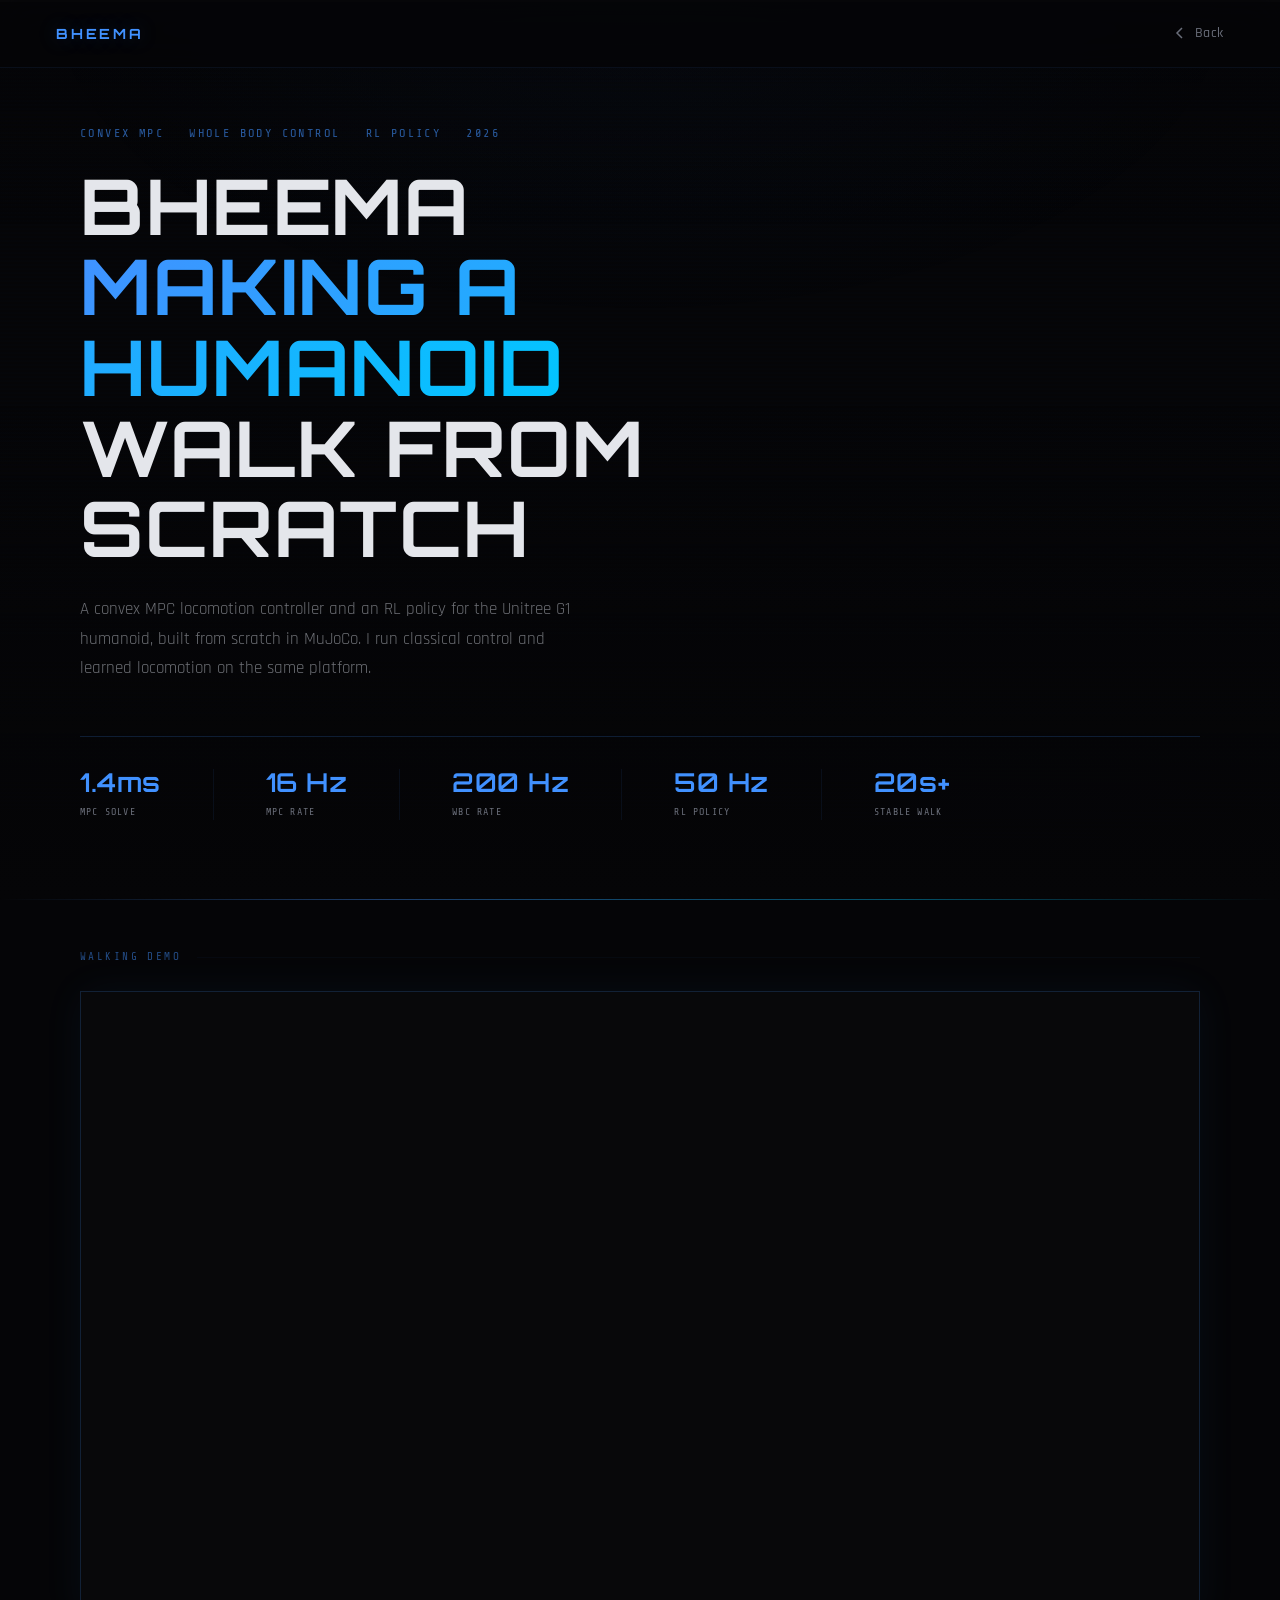
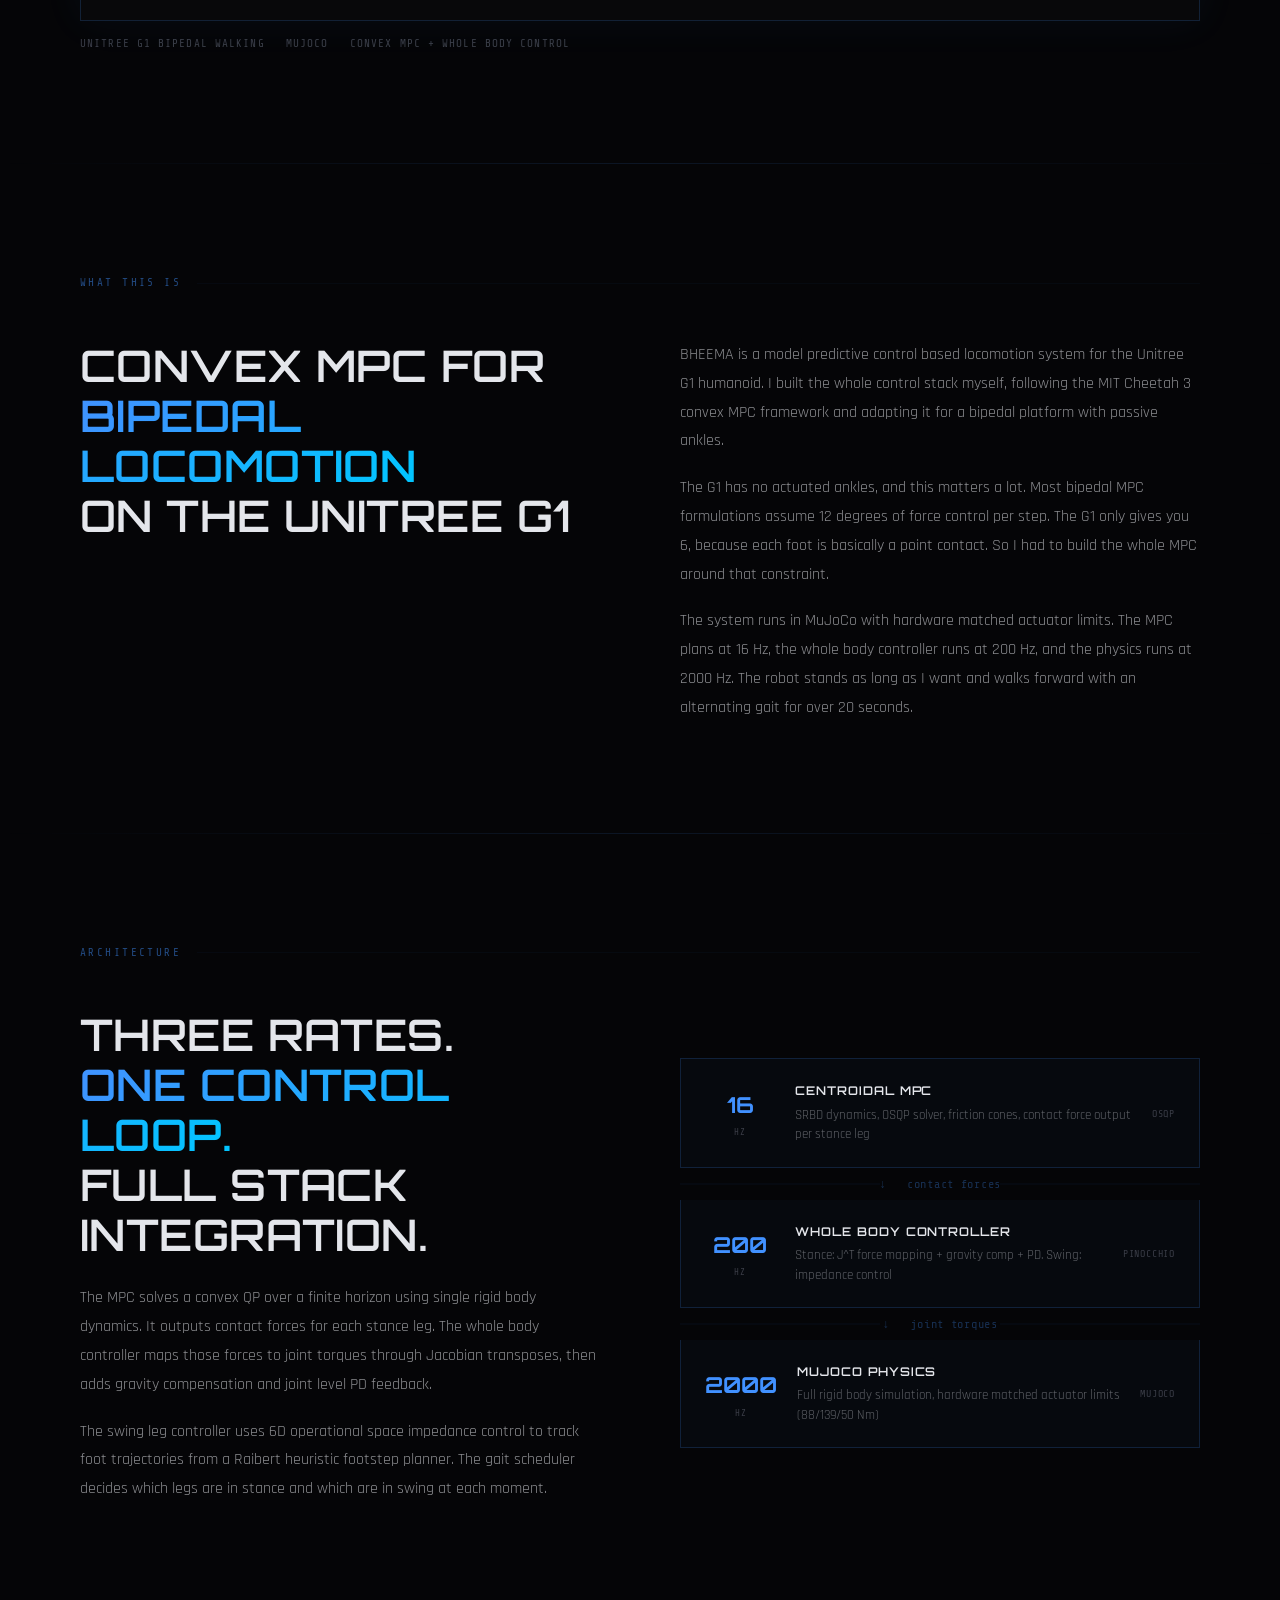
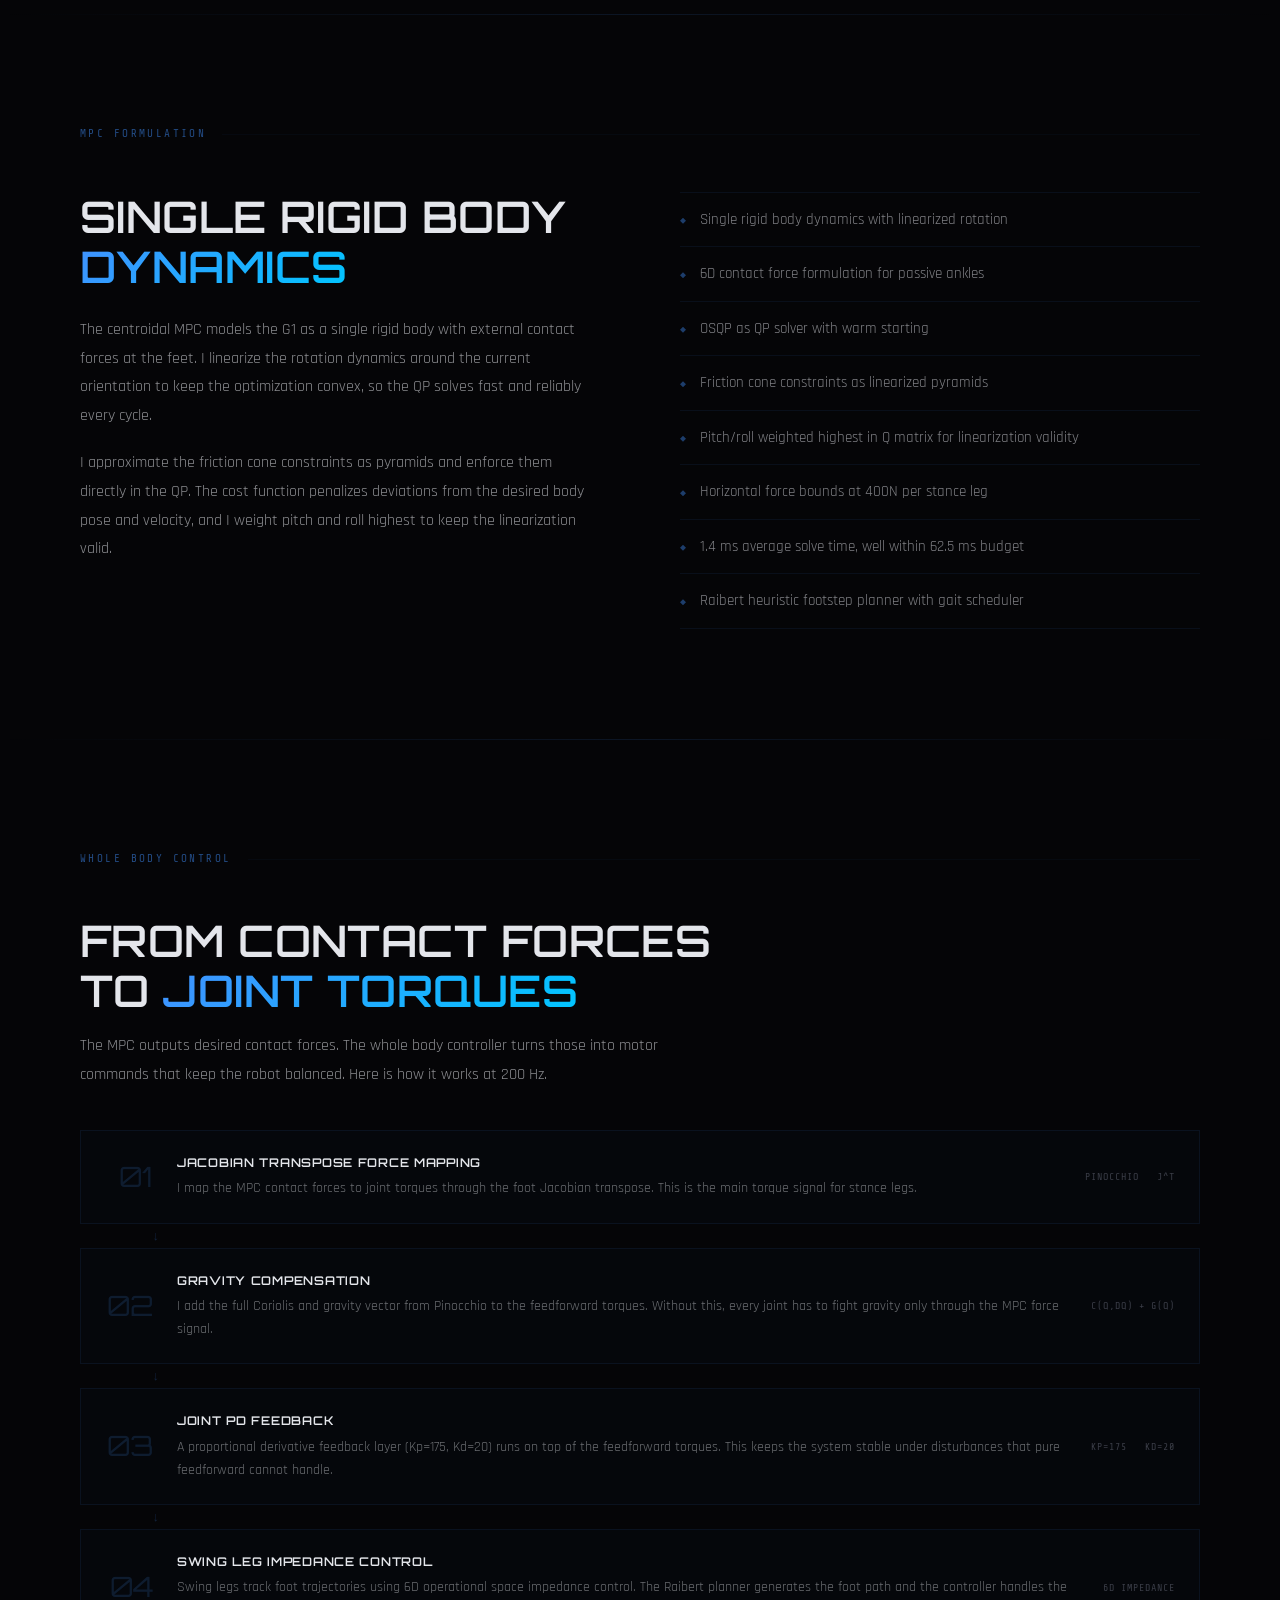
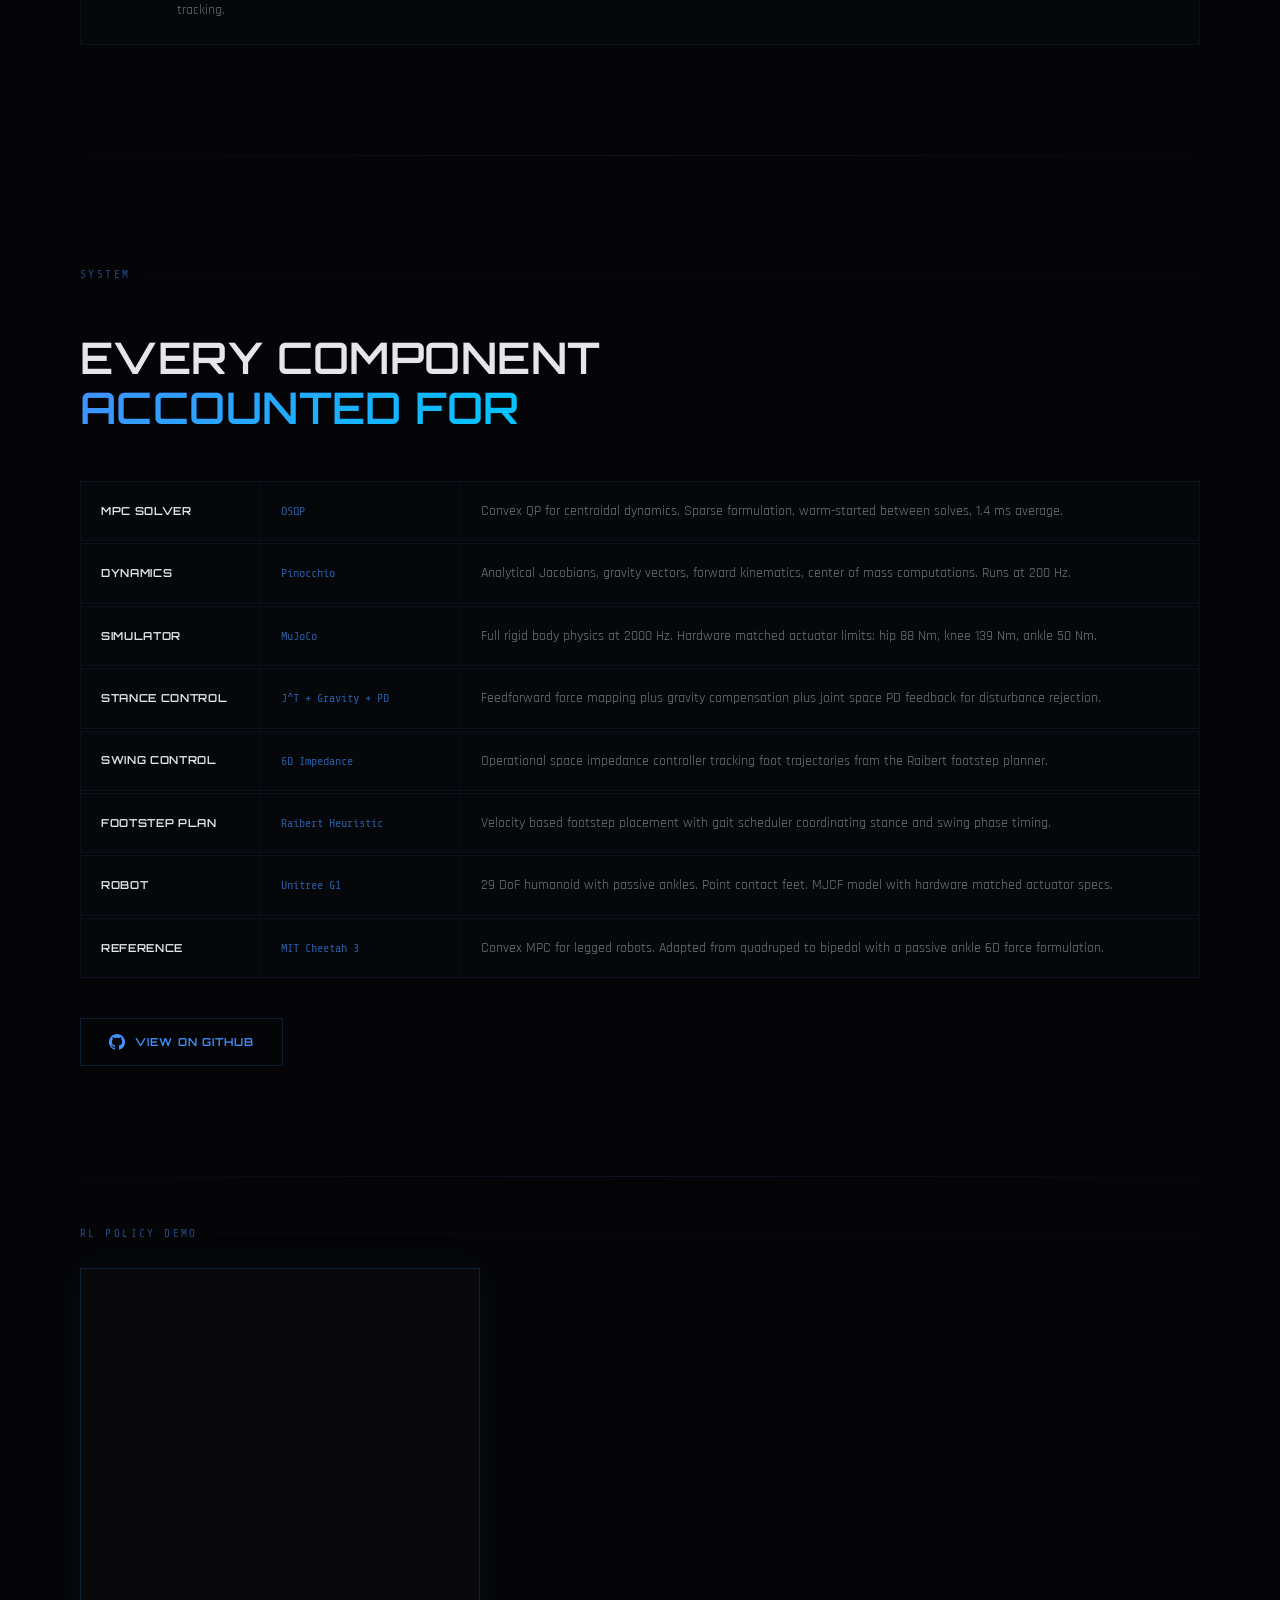
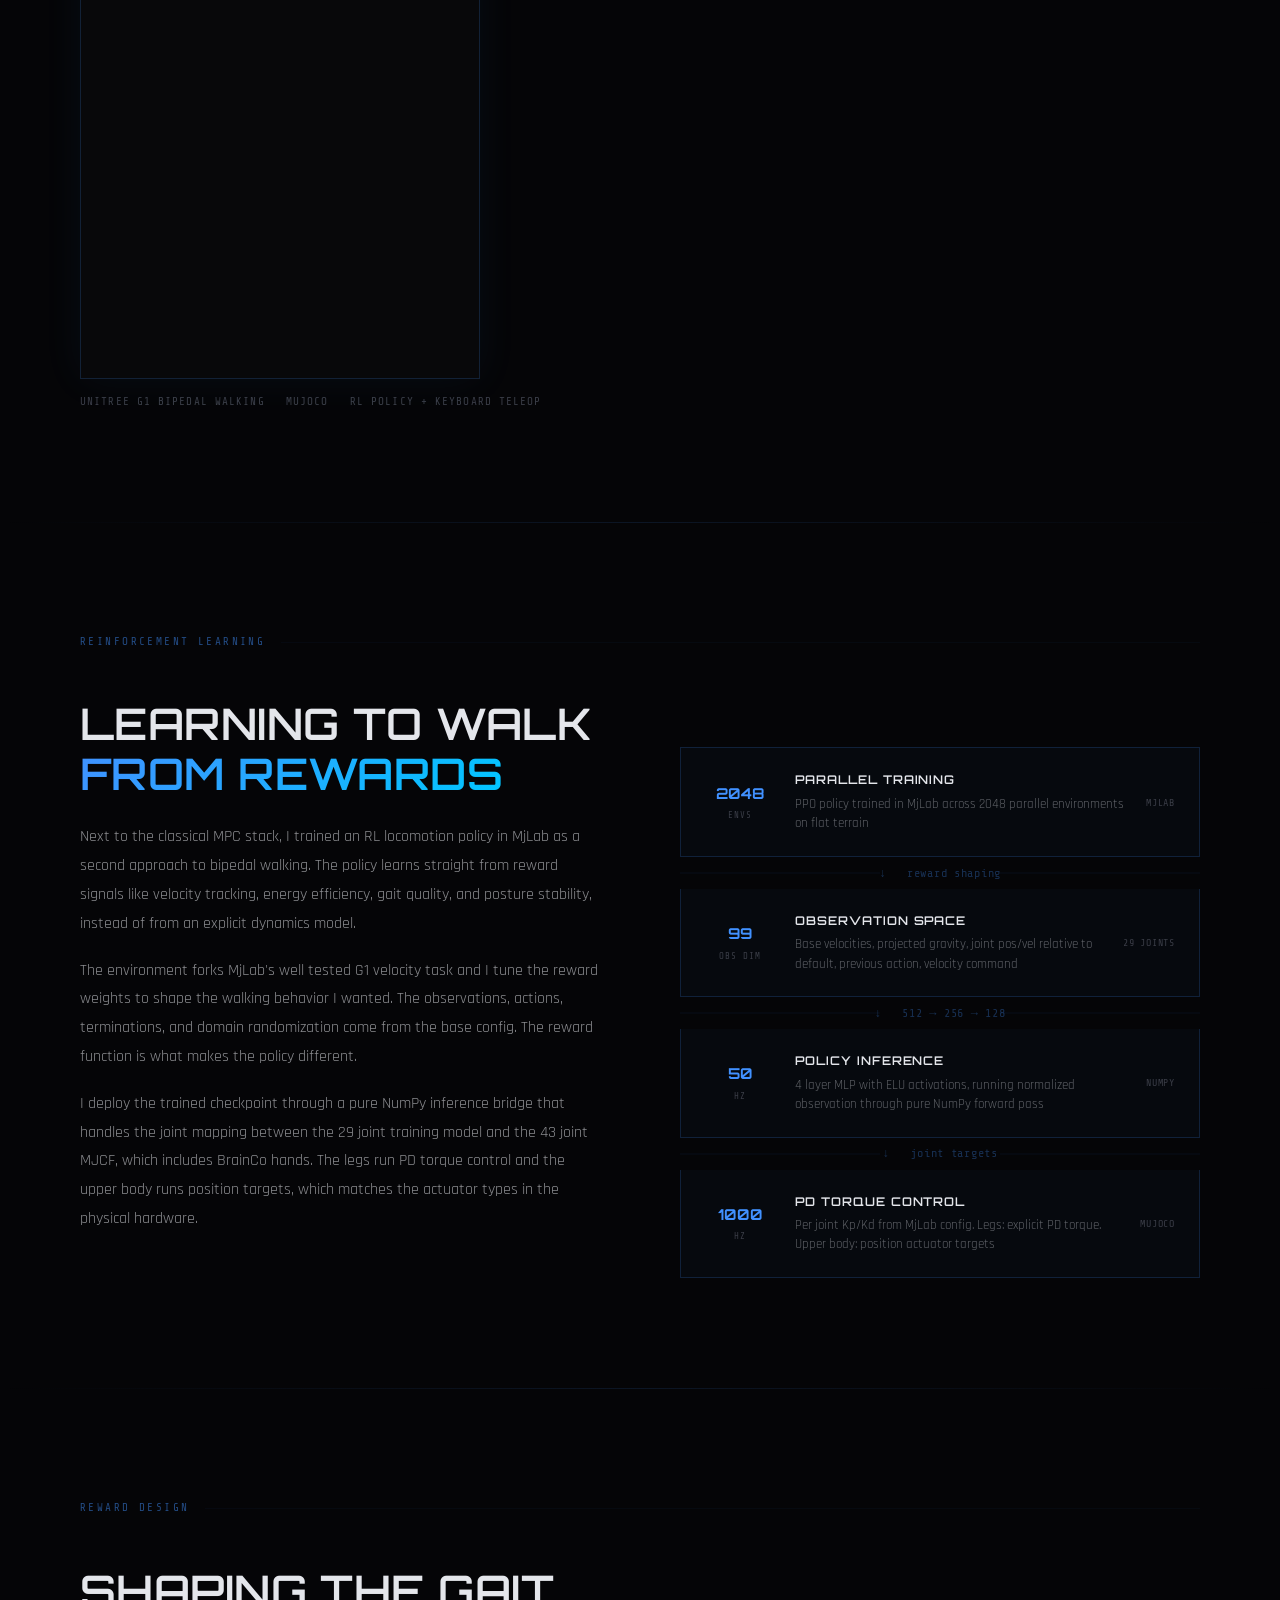
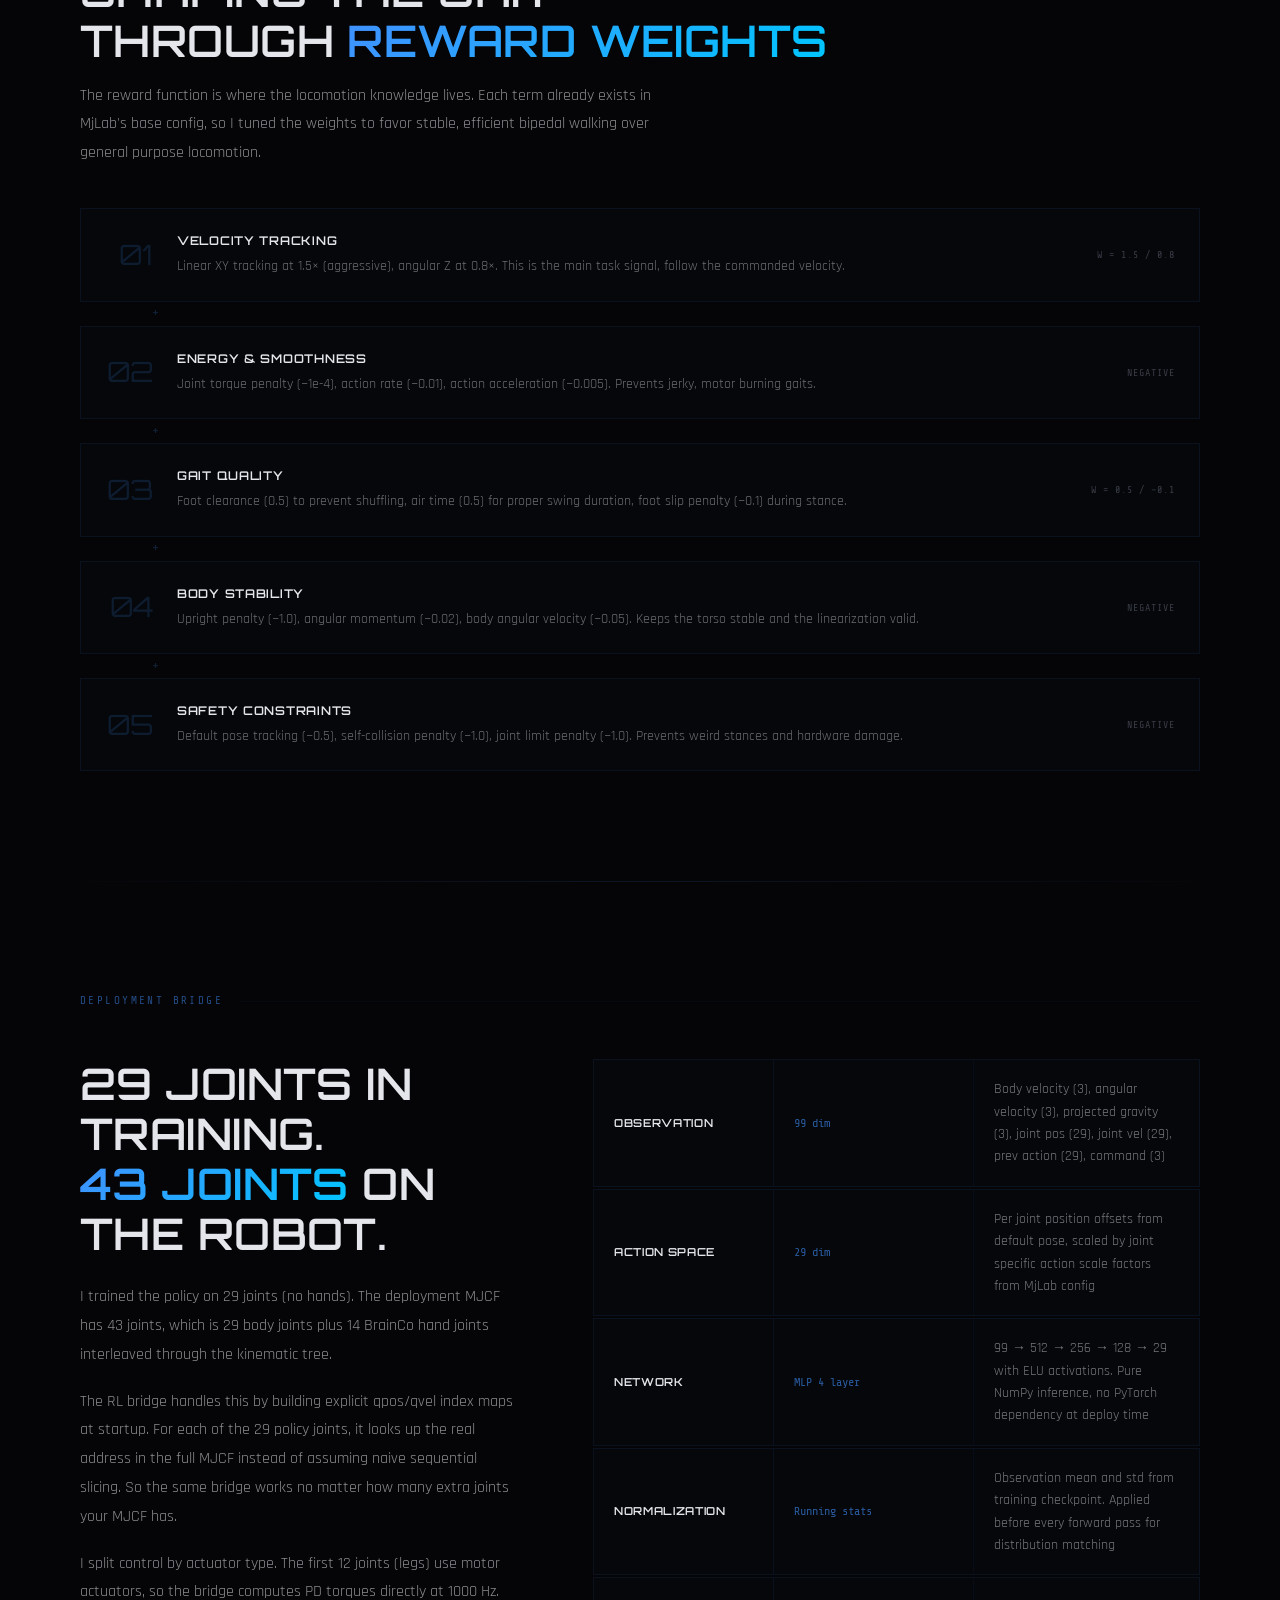
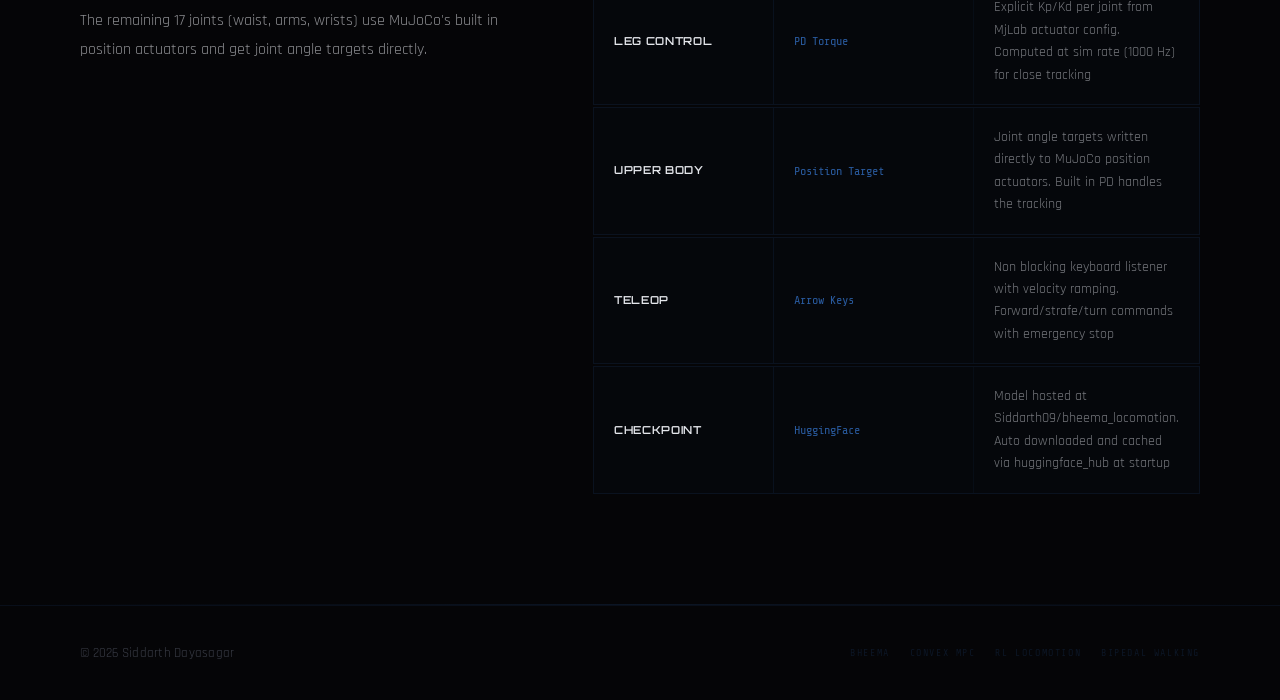
<file: projects/bheema.html>
<!DOCTYPE html>
<html lang="en">
<head>
<!-- Google tag (gtag.js) -->
<script async src="https://www.googletagmanager.com/gtag/js?id=G-Z48W53MRV3"></script>
<script>
  window.dataLayer = window.dataLayer || [];
  function gtag(){dataLayer.push(arguments);}
  gtag('js', new Date());

  gtag('config', 'G-Z48W53MRV3');
</script>

  <meta charset="UTF-8"/>
  <meta name="viewport" content="width=device-width, initial-scale=1.0"/>
  <title>BHEEMA: Bipedal Locomotion via Convex MPC</title>
  <link href="https://fonts.googleapis.com/css2?family=Rajdhani:wght@300;400;500;600;700&family=Orbitron:wght@400;500;600;700;800;900&family=Share+Tech+Mono&display=swap" rel="stylesheet"/>
  <style>
    *, *::before, *::after { box-sizing: border-box; margin: 0; padding: 0; }

    :root {
      --black: #050507;
      --white: #e4e6eb;
      --off-white: #c0c4cc;
      --muted: #6a6e7a;
      --dim: #3a3d47;
      --border: rgba(65,145,255,0.08);
      --border-bright: rgba(65,145,255,0.18);
      --energy: #4191ff;
      --energy2: #00c6ff;
      --energy-glow: rgba(65,145,255,0.25);
      --energy-dim: rgba(65,145,255,0.06);
      --display: 'Orbitron', sans-serif;
      --body: 'Rajdhani', sans-serif;
      --mono: 'Share Tech Mono', monospace;
    }

    html { scroll-behavior: smooth; }

    body {
      background: var(--black);
      color: var(--white);
      font-family: var(--body);
      font-weight: 400;
      line-height: 1.7;
      overflow-x: hidden;
      -webkit-font-smoothing: antialiased;
    }

    a { color: inherit; text-decoration: none; }
    img { display: block; max-width: 100%; }

    body::before {
      content: '';
      position: fixed; inset: 0;
      background:
        radial-gradient(ellipse 80% 60% at 50% 0%, rgba(65,145,255,0.04) 0%, transparent 60%),
        radial-gradient(ellipse 50% 40% at 80% 100%, rgba(0,198,255,0.03) 0%, transparent 50%);
      pointer-events: none; z-index: 0;
    }
    body::after {
      content: '';
      position: fixed; inset: 0;
      background:
        repeating-linear-gradient(
          0deg,
          transparent,
          transparent 2px,
          rgba(65,145,255,0.012) 2px,
          rgba(65,145,255,0.012) 4px
        );
      pointer-events: none; z-index: 0;
    }
    body > * { position: relative; z-index: 1; }

    nav {
      position: fixed; top: 0; left: 0; right: 0; z-index: 100;
      display: flex; align-items: center; justify-content: space-between;
      padding: 0 56px; height: 68px;
      background: rgba(5,5,7,0.88);
      backdrop-filter: blur(20px);
      border-bottom: 1px solid var(--border);
    }

    .nav-logo {
      font-family: var(--display);
      font-size: 14px; font-weight: 700;
      letter-spacing: 0.2em; text-transform: uppercase;
      color: var(--energy);
      text-shadow: 0 0 20px var(--energy-glow);
    }

    .nav-back {
      font-family: var(--body);
      font-size: 14px; font-weight: 500;
      color: var(--muted); letter-spacing: 0.04em;
      display: flex; align-items: center; gap: 8px;
      transition: color 0.2s;
    }
    .nav-back:hover { color: var(--energy); }
    .nav-back svg { width: 14px; height: 14px; flex-shrink: 0; }

    .hero {
      position: relative; width: 100%;
      height: 100svh; min-height: 580px;
      overflow: hidden;
    }

    .hero-video-wrap {
      position: absolute; inset: 0; overflow: hidden;
    }
    .hero-video-wrap iframe {
      position: absolute;
      top: 50%; left: 50%;
      transform: translate(-50%, -50%);
      width: 100vw; height: 56.25vw;
      min-height: 100vh; min-width: 177.78vh;
      pointer-events: none;
      filter: brightness(0.35) saturate(0.6);
    }

    .hero-gradient {
      position: absolute; inset: 0;
      background: linear-gradient(
        to bottom,
        rgba(5,5,7,0.4) 0%,
        transparent 25%,
        transparent 45%,
        rgba(5,5,7,0.7) 72%,
        rgba(5,5,7,1) 100%
      );
    }

    .hero::after {
      content: '';
      position: absolute; bottom: 0; left: 0; right: 0;
      height: 1px;
      background: linear-gradient(90deg, transparent 0%, var(--energy) 30%, var(--energy2) 70%, transparent 100%);
      opacity: 0.4;
    }

    .hero-content {
      position: absolute; inset: 0;
      display: flex; flex-direction: column; justify-content: flex-end;
      padding: 0 80px 80px;
      max-width: 1300px; margin: 0 auto; left: 0; right: 0;
    }

    .hero-eyebrow {
      font-family: var(--mono);
      font-size: 12px; font-weight: 400;
      letter-spacing: 0.2em; text-transform: uppercase;
      color: var(--energy);
      opacity: 0.6;
      margin-bottom: 22px;
    }

    .hero-title {
      font-family: var(--display);
      font-size: clamp(36px, 6vw, 84px);
      font-weight: 700; letter-spacing: 0.02em;
      line-height: 1.05; color: var(--white);
      max-width: 820px; margin-bottom: 26px;
      text-transform: uppercase;
    }
    .hero-title em {
      font-style: normal; font-weight: 700;
      background: linear-gradient(135deg, var(--energy), var(--energy2));
      -webkit-background-clip: text;
      -webkit-text-fill-color: transparent;
      background-clip: text;
    }

    .hero-sub {
      font-family: var(--body);
      font-size: 17px; font-weight: 400;
      color: var(--off-white);
      opacity: 0.55;
      max-width: 520px; line-height: 1.75;
      margin-bottom: 52px;
    }

    .hero-stats {
      display: flex; gap: 0;
      border-top: 1px solid var(--border-bright);
      padding-top: 32px;
    }
    .stat {
      padding-right: 52px; margin-right: 52px;
      border-right: 1px solid var(--border);
    }
    .stat:last-child { border-right: none; margin-right: 0; padding-right: 0; }
    .stat-val {
      font-family: var(--display);
      font-size: 26px; font-weight: 600;
      letter-spacing: 0.02em; color: var(--energy);
      line-height: 1; margin-bottom: 8px;
    }
    .stat-label {
      font-family: var(--mono);
      font-size: 10px; font-weight: 400;
      letter-spacing: 0.12em; text-transform: uppercase;
      color: var(--muted);
    }

    .video-section {
      max-width: 1300px; margin: 0 auto;
      padding: 0 80px 110px;
    }
    .video-wrap {
      position: relative; width: 100%;
      aspect-ratio: 16/9; background: #08080a; overflow: hidden;
      border: 1px solid var(--border-bright);
      box-shadow: 0 0 40px var(--energy-dim);
    }
    .video-wrap iframe {
      position: absolute; inset: 0;
      width: 100%; height: 100%; border: none;
    }
    .video-caption {
      margin-top: 14px;
      font-family: var(--mono);
      font-size: 11px; font-weight: 400;
      letter-spacing: 0.1em; text-transform: uppercase;
      color: var(--dim);
    }

    .divider {
      height: 1px;
      background: linear-gradient(90deg, transparent 0%, rgba(65,145,255,0.12) 50%, transparent 100%);
    }

    .section {
      max-width: 1300px; margin: 0 auto;
      padding: 110px 80px;
    }

    .eyebrow {
      font-family: var(--mono);
      font-size: 11px; font-weight: 400;
      letter-spacing: 0.22em; text-transform: uppercase;
      color: var(--energy);
      opacity: 0.5;
      margin-bottom: 48px;
      display: flex; align-items: center; gap: 16px;
    }
    .eyebrow::after {
      content: ''; flex: 1; height: 1px;
      background: var(--border);
    }

    .section-title {
      font-family: var(--display);
      font-size: clamp(22px, 3.4vw, 44px);
      font-weight: 600; letter-spacing: 0.01em;
      line-height: 1.15; color: var(--white);
      margin-bottom: 24px;
      text-transform: uppercase;
    }
    .section-title em {
      font-style: normal;
      background: linear-gradient(135deg, var(--energy), var(--energy2));
      -webkit-background-clip: text;
      -webkit-text-fill-color: transparent;
      background-clip: text;
    }

    .body-text {
      font-family: var(--body);
      font-size: 16px; font-weight: 400;
      color: rgba(228,230,235,0.6);
      line-height: 1.8; max-width: 620px;
    }
    .body-text + .body-text { margin-top: 18px; }

    .two-col {
      display: grid; grid-template-columns: 1fr 1fr;
      gap: 80px; align-items: start;
    }

    .detail-list { list-style: none; padding: 0; }
    .detail-list li {
      display: flex; align-items: baseline; gap: 14px;
      padding: 14px 0;
      border-bottom: 1px solid var(--border);
      font-family: var(--body);
      font-size: 15px; font-weight: 400;
      color: rgba(228,230,235,0.55);
    }
    .detail-list li:first-child { border-top: 1px solid var(--border); }
    .detail-list li::before {
      content: '';
      display: block;
      width: 6px; height: 6px;
      background: var(--energy);
      opacity: 0.4;
      flex-shrink: 0;
      margin-top: 6px;
      clip-path: polygon(50% 0%, 100% 50%, 50% 100%, 0% 50%);
    }

    .diagram-wrap {
      margin-top: 48px;
      overflow-x: auto;
    }

    .diagram {
      display: flex;
      flex-direction: column;
      gap: 0;
      min-width: 400px;
    }

    .diag-tier {
      background: rgba(65,145,255,0.03);
      border: 1px solid var(--border-bright);
      padding: 22px 24px;
      display: flex; align-items: center; gap: 20px;
    }
    .diag-tier + .diag-arrow + .diag-tier {
      border-top: none;
    }

    .diag-rate {
      font-family: var(--display);
      font-size: 22px; font-weight: 700;
      color: var(--energy);
      min-width: 70px; text-align: center;
    }
    .diag-rate span {
      display: block;
      font-family: var(--mono);
      font-size: 9px; font-weight: 400;
      color: var(--dim); letter-spacing: 0.1em;
      text-transform: uppercase; margin-top: 2px;
    }

    .diag-info { flex: 1; }
    .diag-name {
      font-family: var(--display);
      font-size: 12px; font-weight: 600;
      letter-spacing: 0.08em; text-transform: uppercase;
      color: var(--white); margin-bottom: 4px;
    }
    .diag-desc {
      font-family: var(--body);
      font-size: 13px; font-weight: 400;
      color: rgba(228,230,235,0.4); line-height: 1.5;
    }

    .diag-tag {
      font-family: var(--mono);
      font-size: 10px; font-weight: 400;
      letter-spacing: 0.08em; text-transform: uppercase;
      color: var(--dim);
      flex-shrink: 0;
    }

    .diag-arrow {
      display: flex; align-items: center; justify-content: center;
      height: 32px;
      font-family: var(--mono);
      font-size: 12px; color: rgba(65,145,255,0.3);
      letter-spacing: 0.06em;
      position: relative;
    }
    .diag-arrow::before, .diag-arrow::after {
      content: ''; position: absolute;
      top: 50%; transform: translateY(-50%);
      height: 1px; width: calc(50% - 60px);
      background: var(--border);
    }
    .diag-arrow::before { left: 0; }
    .diag-arrow::after  { right: 0; }

    .comp-grid { display: flex; flex-direction: column; gap: 2px; }

    .comp-row {
      display: grid;
      grid-template-columns: 180px 200px 1fr;
      gap: 0;
      background: rgba(65,145,255,0.02);
      border: 1px solid var(--border);
      transition: background 0.2s, border-color 0.2s;
    }
    .comp-row:hover {
      background: rgba(65,145,255,0.04);
      border-color: var(--border-bright);
    }

    .comp-name, .comp-tech, .comp-desc {
      padding: 18px 20px;
    }
    .comp-name {
      font-family: var(--display);
      font-size: 11px; font-weight: 600;
      letter-spacing: 0.06em; text-transform: uppercase;
      color: var(--white);
      border-right: 1px solid var(--border);
      display: flex; align-items: center;
    }
    .comp-tech {
      font-family: var(--mono);
      font-size: 12px; font-weight: 400;
      color: var(--energy);
      opacity: 0.6;
      border-right: 1px solid var(--border);
      display: flex; align-items: center;
    }
    .comp-desc {
      font-family: var(--body);
      font-size: 14px; font-weight: 400;
      color: rgba(228,230,235,0.5); line-height: 1.6;
    }

    .pipeline {
      display: flex; flex-direction: column; gap: 2px;
      margin-top: 40px;
    }

    .pipe-step {
      display: flex; align-items: center; gap: 24px;
      background: rgba(65,145,255,0.02);
      border: 1px solid var(--border);
      padding: 22px 24px;
      transition: background 0.2s, border-color 0.2s;
    }
    .pipe-step:hover {
      background: rgba(65,145,255,0.05);
      border-color: var(--border-bright);
    }

    .pipe-num {
      font-family: var(--display);
      font-size: 28px; font-weight: 300;
      color: rgba(65,145,255,0.15);
      line-height: 1; flex-shrink: 0; width: 48px;
      text-align: right;
    }

    .pipe-content { flex: 1; }

    .pipe-title {
      font-family: var(--display);
      font-size: 12px; font-weight: 600;
      letter-spacing: 0.06em; text-transform: uppercase;
      color: var(--white);
      margin-bottom: 4px;
    }

    .pipe-desc {
      font-family: var(--body);
      font-size: 14px; font-weight: 400;
      color: rgba(228,230,235,0.45); line-height: 1.65;
    }

    .pipe-tag {
      font-family: var(--mono);
      font-size: 10px; font-weight: 400;
      letter-spacing: 0.1em; text-transform: uppercase;
      color: var(--dim); flex-shrink: 0;
    }

    .pipe-arrow-row {
      display: flex; align-items: center; justify-content: flex-start;
      padding: 0 0 0 72px;
      height: 20px;
      font-family: var(--mono);
      color: rgba(65,145,255,0.2);
      font-size: 13px;
    }

    .link-row {
      margin-top: 40px;
      display: flex; gap: 16px; flex-wrap: wrap;
    }
    .link-btn {
      display: inline-flex; align-items: center; gap: 10px;
      height: 48px; padding: 0 28px;
      font-family: var(--display);
      font-size: 11px; font-weight: 600;
      letter-spacing: 0.1em; text-transform: uppercase;
      border: 1px solid var(--border-bright);
      color: var(--energy);
      transition: all 0.25s;
    }
    .link-btn:hover {
      background: rgba(65,145,255,0.08);
      border-color: var(--energy);
      box-shadow: 0 0 20px var(--energy-dim);
    }
    .link-btn svg { width: 16px; height: 16px; }

    footer {
      border-top: 1px solid var(--border);
      padding: 36px 80px;
      display: flex; align-items: center; justify-content: space-between;
    }
    .footer-copy {
      font-family: var(--body);
      font-size: 13px; font-weight: 400;
      color: var(--dim); letter-spacing: 0.02em;
    }
    .footer-tag {
      font-family: var(--mono);
      font-size: 10px; font-weight: 400;
      letter-spacing: 0.16em; text-transform: uppercase;
      color: rgba(65,145,255,0.12);
    }

    @media(max-width:768px) {
      nav { padding: 0 20px; height: 60px; }
      .hero-content { padding: 0 24px 52px; }
      .hero-stats { flex-wrap: wrap; gap: 24px; }
      .stat { border-right: none; margin-right: 0; padding-right: 0; }
      .section { padding: 72px 24px; }
      .video-section { padding: 0 24px 72px; }
      .two-col { grid-template-columns: 1fr; gap: 48px; }
      .diag-tier { flex-direction: column; align-items: flex-start; gap: 10px; }
      .diag-tag { text-align: left; }
      .comp-row { grid-template-columns: 1fr; }
      .comp-name, .comp-tech { border-right: none; border-bottom: 1px solid var(--border); }
      .pipe-step { flex-direction: column; align-items: flex-start; gap: 12px; }
      .pipe-num { width: auto; text-align: left; font-size: 22px; }
      .pipe-arrow-row { padding-left: 24px; }
      footer { padding: 28px 24px; flex-direction: column; gap: 10px; text-align: center; }
    }

    @media(max-width:480px) {
      .hero-title { font-size: clamp(28px, 9vw, 44px); }
      .hero-sub { font-size: 15px; }
    }
  </style>
</head>
<body>

<!-- ── NAV ───────────────────────────────────── -->
<nav>
  <span class="nav-logo">BHEEMA</span>
  <a href="../index.html" class="nav-back">
    <svg viewBox="0 0 14 14" fill="none" stroke="currentColor" stroke-width="1.5">
      <path d="M9 2L4 7l5 5"/>
    </svg>
    Back
  </a>
</nav>

<!-- ── HERO ──────────────────────────────────── -->
<div class="hero">
  <div class="hero-video-wrap">
    <iframe
      src="https://www.youtube.com/embed/O2lBvbfZWWo?autoplay=1&mute=1&loop=1&playlist=O2lBvbfZWWo&controls=0&modestbranding=1&rel=0"
      allow="autoplay; encrypted-media" allowfullscreen>
    </iframe>
  </div>
  <div class="hero-gradient"></div>

  <div class="hero-content">
    <div class="hero-eyebrow">Convex MPC &nbsp; Whole Body Control &nbsp; RL Policy &nbsp; 2026</div>
    <h1 class="hero-title">
      BHEEMA<br/>
      <em>Making a humanoid</em><br/>
      walk from scratch
    </h1>
    <p class="hero-sub">
      A convex MPC locomotion controller and an RL policy for the Unitree G1
      humanoid, built from scratch in MuJoCo. I run classical control and
      learned locomotion on the same platform.
    </p>
    <div class="hero-stats">
      <div class="stat">
        <div class="stat-val">1.4ms</div>
        <div class="stat-label">MPC solve</div>
      </div>
      <div class="stat">
        <div class="stat-val">16 Hz</div>
        <div class="stat-label">MPC rate</div>
      </div>
      <div class="stat">
        <div class="stat-val">200 Hz</div>
        <div class="stat-label">WBC rate</div>
      </div>
      <div class="stat">
        <div class="stat-val">50 Hz</div>
        <div class="stat-label">RL policy</div>
      </div>
      <div class="stat">
        <div class="stat-val">20s+</div>
        <div class="stat-label">Stable walk</div>
      </div>
    </div>
  </div>
</div>

<!-- ── VIDEO ─────────────────────────────────── -->
<div class="video-section" style="padding-top:0">
  <div style="padding:48px 0 24px">
    <div class="eyebrow" style="margin-bottom:0">Walking demo</div>
  </div>
  <div class="video-wrap">
    <iframe
      src="https://www.youtube.com/embed/O2lBvbfZWWo?si=4qkNd0_NrMDq41I_&controls=1&modestbranding=1&rel=0"
      allow="accelerometer; autoplay; clipboard-write; encrypted-media; gyroscope; picture-in-picture"
      allowfullscreen>
    </iframe>
  </div>
  <div class="video-caption">Unitree G1 bipedal walking &nbsp; MuJoCo &nbsp; Convex MPC + Whole Body Control</div>
</div>

<div class="divider"></div>

<!-- ── OVERVIEW ──────────────────────────────── -->
<section class="section">
  <div class="eyebrow">What this is</div>
  <div class="two-col">
    <div>
      <h2 class="section-title">
        Convex MPC for<br/>
        <em>bipedal locomotion</em><br/>
        on the Unitree G1
      </h2>
    </div>
    <div>
      <p class="body-text">
        BHEEMA is a model predictive control based locomotion system for the
        Unitree G1 humanoid. I built the whole control stack myself, following
        the MIT Cheetah 3 convex MPC framework and adapting it for a bipedal
        platform with passive ankles.
      </p>
      <p class="body-text">
        The G1 has no actuated ankles, and this matters a lot. Most bipedal MPC
        formulations assume 12 degrees of force control per step. The G1 only gives
        you 6, because each foot is basically a point contact. So I had to build
        the whole MPC around that constraint.
      </p>
      <p class="body-text">
        The system runs in MuJoCo with hardware matched actuator limits. The MPC
        plans at 16 Hz, the whole body controller runs at 200 Hz, and the physics
        runs at 2000 Hz. The robot stands as long as I want and walks forward with
        an alternating gait for over 20 seconds.
      </p>
    </div>
  </div>
</section>

<div class="divider"></div>

<!-- ── ARCHITECTURE ──────────────────────────── -->
<section class="section">
  <div class="eyebrow">Architecture</div>
  <div class="two-col" style="margin-bottom:0">
    <div>
      <h2 class="section-title">
        Three rates.<br/>
        <em>One control loop.</em><br/>
        Full stack integration.
      </h2>
      <p class="body-text">
        The MPC solves a convex QP over a finite horizon using single rigid body
        dynamics. It outputs contact forces for each stance leg. The whole body
        controller maps those forces to joint torques through Jacobian transposes,
        then adds gravity compensation and joint level PD feedback.
      </p>
      <p class="body-text" style="margin-top:18px">
        The swing leg controller uses 6D operational space impedance control to
        track foot trajectories from a Raibert heuristic footstep planner. The
        gait scheduler decides which legs are in stance and which are in swing at
        each moment.
      </p>
    </div>
    <div>
      <div class="diagram-wrap">
        <div class="diagram">
          <div class="diag-tier">
            <div class="diag-rate">16<span>Hz</span></div>
            <div class="diag-info">
              <div class="diag-name">Centroidal MPC</div>
              <div class="diag-desc">SRBD dynamics, OSQP solver, friction cones, contact force output per stance leg</div>
            </div>
            <div class="diag-tag">OSQP</div>
          </div>

          <div class="diag-arrow">&#8595; &nbsp; contact forces</div>

          <div class="diag-tier">
            <div class="diag-rate">200<span>Hz</span></div>
            <div class="diag-info">
              <div class="diag-name">Whole Body Controller</div>
              <div class="diag-desc">Stance: J^T force mapping + gravity comp + PD. Swing: impedance control</div>
            </div>
            <div class="diag-tag">Pinocchio</div>
          </div>

          <div class="diag-arrow">&#8595; &nbsp; joint torques</div>

          <div class="diag-tier">
            <div class="diag-rate">2000<span>Hz</span></div>
            <div class="diag-info">
              <div class="diag-name">MuJoCo Physics</div>
              <div class="diag-desc">Full rigid body simulation, hardware matched actuator limits (88/139/50 Nm)</div>
            </div>
            <div class="diag-tag">MuJoCo</div>
          </div>
        </div>
      </div>
    </div>
  </div>
</section>

<div class="divider"></div>

<!-- ── MPC FORMULATION ───────────────────────── -->
<section class="section">
  <div class="eyebrow">MPC Formulation</div>
  <div class="two-col">
    <div>
      <h2 class="section-title">
        Single rigid body<br/>
        <em>dynamics</em>
      </h2>
      <p class="body-text" style="margin-top:20px">
        The centroidal MPC models the G1 as a single rigid body with external
        contact forces at the feet. I linearize the rotation dynamics around the
        current orientation to keep the optimization convex, so the QP solves fast
        and reliably every cycle.
      </p>
      <p class="body-text">
        I approximate the friction cone constraints as pyramids and enforce them
        directly in the QP. The cost function penalizes deviations from the desired
        body pose and velocity, and I weight pitch and roll highest to keep the
        linearization valid.
      </p>
    </div>
    <div>
      <ul class="detail-list">
        <li>Single rigid body dynamics with linearized rotation</li>
        <li>6D contact force formulation for passive ankles</li>
        <li>OSQP as QP solver with warm starting</li>
        <li>Friction cone constraints as linearized pyramids</li>
        <li>Pitch/roll weighted highest in Q matrix for linearization validity</li>
        <li>Horizontal force bounds at 400N per stance leg</li>
        <li>1.4 ms average solve time, well within 62.5 ms budget</li>
        <li>Raibert heuristic footstep planner with gait scheduler</li>
      </ul>
    </div>
  </div>
</section>

<div class="divider"></div>

<!-- ── WHOLE BODY CONTROL ────────────────────── -->
<section class="section">
  <div class="eyebrow">Whole Body Control</div>
  <h2 class="section-title" style="margin-bottom:16px">
    From contact forces<br/>
    to <em>joint torques</em>
  </h2>
  <p class="body-text" style="margin-bottom:0">
    The MPC outputs desired contact forces. The whole body controller turns those
    into motor commands that keep the robot balanced. Here is how it works at 200 Hz.
  </p>

  <div class="pipeline">
    <div class="pipe-step">
      <div class="pipe-num">01</div>
      <div class="pipe-content">
        <div class="pipe-title">Jacobian Transpose Force Mapping</div>
        <div class="pipe-desc">I map the MPC contact forces to joint torques through the foot Jacobian transpose. This is the main torque signal for stance legs.</div>
      </div>
      <div class="pipe-tag">Pinocchio &nbsp; J^T</div>
    </div>

    <div class="pipe-arrow-row">&#8595;</div>

    <div class="pipe-step">
      <div class="pipe-num">02</div>
      <div class="pipe-content">
        <div class="pipe-title">Gravity Compensation</div>
        <div class="pipe-desc">I add the full Coriolis and gravity vector from Pinocchio to the feedforward torques. Without this, every joint has to fight gravity only through the MPC force signal.</div>
      </div>
      <div class="pipe-tag">C(q,dq) + g(q)</div>
    </div>

    <div class="pipe-arrow-row">&#8595;</div>

    <div class="pipe-step">
      <div class="pipe-num">03</div>
      <div class="pipe-content">
        <div class="pipe-title">Joint PD Feedback</div>
        <div class="pipe-desc">A proportional derivative feedback layer (Kp=175, Kd=20) runs on top of the feedforward torques. This keeps the system stable under disturbances that pure feedforward cannot handle.</div>
      </div>
      <div class="pipe-tag">Kp=175 &nbsp; Kd=20</div>
    </div>

    <div class="pipe-arrow-row">&#8595;</div>

    <div class="pipe-step">
      <div class="pipe-num">04</div>
      <div class="pipe-content">
        <div class="pipe-title">Swing Leg Impedance Control</div>
        <div class="pipe-desc">Swing legs track foot trajectories using 6D operational space impedance control. The Raibert planner generates the foot path and the controller handles the tracking.</div>
      </div>
      <div class="pipe-tag">6D Impedance</div>
    </div>
  </div>
</section>

<div class="divider"></div>

<!-- ── SYSTEM TABLE ──────────────────────────── -->
<section class="section">
  <div class="eyebrow">System</div>
  <h2 class="section-title" style="margin-bottom:48px">
    Every component<br/>
    <em>accounted for</em>
  </h2>

  <div class="comp-grid">
    <div class="comp-row">
      <div class="comp-name">MPC Solver</div>
      <div class="comp-tech">OSQP</div>
      <div class="comp-desc">Convex QP for centroidal dynamics. Sparse formulation, warm-started between solves, 1.4 ms average.</div>
    </div>
    <div class="comp-row">
      <div class="comp-name">Dynamics</div>
      <div class="comp-tech">Pinocchio</div>
      <div class="comp-desc">Analytical Jacobians, gravity vectors, forward kinematics, center of mass computations. Runs at 200 Hz.</div>
    </div>
    <div class="comp-row">
      <div class="comp-name">Simulator</div>
      <div class="comp-tech">MuJoCo</div>
      <div class="comp-desc">Full rigid body physics at 2000 Hz. Hardware matched actuator limits: hip 88 Nm, knee 139 Nm, ankle 50 Nm.</div>
    </div>
    <div class="comp-row">
      <div class="comp-name">Stance Control</div>
      <div class="comp-tech">J^T + Gravity + PD</div>
      <div class="comp-desc">Feedforward force mapping plus gravity compensation plus joint space PD feedback for disturbance rejection.</div>
    </div>
    <div class="comp-row">
      <div class="comp-name">Swing Control</div>
      <div class="comp-tech">6D Impedance</div>
      <div class="comp-desc">Operational space impedance controller tracking foot trajectories from the Raibert footstep planner.</div>
    </div>
    <div class="comp-row">
      <div class="comp-name">Footstep Plan</div>
      <div class="comp-tech">Raibert Heuristic</div>
      <div class="comp-desc">Velocity based footstep placement with gait scheduler coordinating stance and swing phase timing.</div>
    </div>
    <div class="comp-row">
      <div class="comp-name">Robot</div>
      <div class="comp-tech">Unitree G1</div>
      <div class="comp-desc">29 DoF humanoid with passive ankles. Point contact feet. MJCF model with hardware matched actuator specs.</div>
    </div>
    <div class="comp-row">
      <div class="comp-name">Reference</div>
      <div class="comp-tech">MIT Cheetah 3</div>
      <div class="comp-desc">Convex MPC for legged robots. Adapted from quadruped to bipedal with a passive ankle 6D force formulation.</div>
    </div>
  </div>

  <div class="link-row">
    <a href="https://github.com/siddarth09/bheema" target="_blank" class="link-btn">
      <svg viewBox="0 0 16 16" fill="currentColor"><path d="M8 0C3.58 0 0 3.58 0 8c0 3.54 2.29 6.53 5.47 7.59.4.07.55-.17.55-.38 0-.19-.01-.82-.01-1.49-2.01.37-2.53-.49-2.69-.94-.09-.23-.48-.94-.82-1.13-.28-.15-.68-.52-.01-.53.63-.01 1.08.58 1.23.82.72 1.21 1.87.87 2.33.66.07-.52.28-.87.51-1.07-1.78-.2-3.64-.89-3.64-3.95 0-.87.31-1.59.82-2.15-.08-.2-.36-1.02.08-2.12 0 0 .67-.21 2.2.82.64-.18 1.32-.27 2-.27.68 0 1.36.09 2 .27 1.53-1.04 2.2-.82 2.2-.82.44 1.1.16 1.92.08 2.12.51.56.82 1.27.82 2.15 0 3.07-1.87 3.75-3.65 3.95.29.25.54.73.54 1.48 0 1.07-.01 1.93-.01 2.2 0 .21.15.46.55.38A8.013 8.013 0 0016 8c0-4.42-3.58-8-8-8z"/></svg>
      View on GitHub
    </a>
  </div>
</section>
<div class="divider"></div>

<!-- ── RL VIDEO ──────────────────────────────── -->
<div class="video-section" style="padding-top:0">
  <div style="padding:48px 0 24px">
    <div class="eyebrow" style="margin-bottom:0">RL Policy Demo</div>
  </div>
  <div class="video-wrap" style="aspect-ratio:9/16; max-width:400px;">
    <iframe
      src="https://www.youtube.com/embed/XFwTWJ1Y6LU?controls=1&modestbranding=1&rel=0"
      allow="accelerometer; autoplay; clipboard-write; encrypted-media; gyroscope; picture-in-picture"
      allowfullscreen>
    </iframe>
  </div>
  <div class="video-caption">Unitree G1 bipedal walking &nbsp; MuJoCo &nbsp; RL Policy + Keyboard Teleop</div>
</div>

<div class="divider"></div>

<!-- ── RL LOCOMOTION ─────────────────────────── -->
<section class="section">
  <div class="eyebrow">Reinforcement Learning</div>
  <div class="two-col">
    <div>
      <h2 class="section-title">
        Learning to walk<br/>
        <em>from rewards</em>
      </h2>
      <p class="body-text">
        Next to the classical MPC stack, I trained an RL locomotion policy in
        MjLab as a second approach to bipedal walking. The policy learns straight
        from reward signals like velocity tracking, energy efficiency, gait
        quality, and posture stability, instead of from an explicit dynamics model.
      </p>
      <p class="body-text">
        The environment forks MjLab's well tested G1 velocity task and I tune the
        reward weights to shape the walking behavior I wanted. The observations,
        actions, terminations, and domain randomization come from the base config.
        The reward function is what makes the policy different.
      </p>
      <p class="body-text">
        I deploy the trained checkpoint through a pure NumPy inference bridge that
        handles the joint mapping between the 29 joint training model and the 43
        joint MJCF, which includes BrainCo hands. The legs run PD torque control
        and the upper body runs position targets, which matches the actuator types
        in the physical hardware.
      </p>
    </div>
    <div>
      <div class="diagram-wrap">
        <div class="diagram">
          <div class="diag-tier">
            <div class="diag-rate" style="font-size:15px">2048<span>Envs</span></div>
            <div class="diag-info">
              <div class="diag-name">Parallel Training</div>
              <div class="diag-desc">PPO policy trained in MjLab across 2048 parallel environments on flat terrain</div>
            </div>
            <div class="diag-tag">MjLab</div>
          </div>

          <div class="diag-arrow">&#8595; &nbsp; reward shaping</div>

          <div class="diag-tier">
            <div class="diag-rate" style="font-size:15px">99<span>Obs dim</span></div>
            <div class="diag-info">
              <div class="diag-name">Observation Space</div>
              <div class="diag-desc">Base velocities, projected gravity, joint pos/vel relative to default, previous action, velocity command</div>
            </div>
            <div class="diag-tag">29 Joints</div>
          </div>

          <div class="diag-arrow">&#8595; &nbsp; 512 → 256 → 128</div>

          <div class="diag-tier">
            <div class="diag-rate" style="font-size:15px">50<span>Hz</span></div>
            <div class="diag-info">
              <div class="diag-name">Policy Inference</div>
              <div class="diag-desc">4 layer MLP with ELU activations, running normalized observation through pure NumPy forward pass</div>
            </div>
            <div class="diag-tag">NumPy</div>
          </div>

          <div class="diag-arrow">&#8595; &nbsp; joint targets</div>

          <div class="diag-tier">
            <div class="diag-rate" style="font-size:15px">1000<span>Hz</span></div>
            <div class="diag-info">
              <div class="diag-name">PD Torque Control</div>
              <div class="diag-desc">Per joint Kp/Kd from MjLab config. Legs: explicit PD torque. Upper body: position actuator targets</div>
            </div>
            <div class="diag-tag">MuJoCo</div>
          </div>
        </div>
      </div>
    </div>
  </div>
</section>

<div class="divider"></div>

<!-- ── REWARD ARCHITECTURE ───────────────────── -->
<section class="section">
  <div class="eyebrow">Reward Design</div>
  <h2 class="section-title" style="margin-bottom:16px">
    Shaping the gait<br/>
    through <em>reward weights</em>
  </h2>
  <p class="body-text" style="margin-bottom:0">
    The reward function is where the locomotion knowledge lives. Each term already
    exists in MjLab's base config, so I tuned the weights to favor stable, efficient
    bipedal walking over general purpose locomotion.
  </p>

  <div class="pipeline">
    <div class="pipe-step">
      <div class="pipe-num">01</div>
      <div class="pipe-content">
        <div class="pipe-title">Velocity Tracking</div>
        <div class="pipe-desc">Linear XY tracking at 1.5× (aggressive), angular Z at 0.8×. This is the main task signal, follow the commanded velocity.</div>
      </div>
      <div class="pipe-tag">w = 1.5 / 0.8</div>
    </div>

    <div class="pipe-arrow-row">+</div>

    <div class="pipe-step">
      <div class="pipe-num">02</div>
      <div class="pipe-content">
        <div class="pipe-title">Energy &amp; Smoothness</div>
        <div class="pipe-desc">Joint torque penalty (−1e-4), action rate (−0.01), action acceleration (−0.005). Prevents jerky, motor burning gaits.</div>
      </div>
      <div class="pipe-tag">Negative</div>
    </div>

    <div class="pipe-arrow-row">+</div>

    <div class="pipe-step">
      <div class="pipe-num">03</div>
      <div class="pipe-content">
        <div class="pipe-title">Gait Quality</div>
        <div class="pipe-desc">Foot clearance (0.5) to prevent shuffling, air time (0.5) for proper swing duration, foot slip penalty (−0.1) during stance.</div>
      </div>
      <div class="pipe-tag">w = 0.5 / −0.1</div>
    </div>

    <div class="pipe-arrow-row">+</div>

    <div class="pipe-step">
      <div class="pipe-num">04</div>
      <div class="pipe-content">
        <div class="pipe-title">Body Stability</div>
        <div class="pipe-desc">Upright penalty (−1.0), angular momentum (−0.02), body angular velocity (−0.05). Keeps the torso stable and the linearization valid.</div>
      </div>
      <div class="pipe-tag">Negative</div>
    </div>

    <div class="pipe-arrow-row">+</div>

    <div class="pipe-step">
      <div class="pipe-num">05</div>
      <div class="pipe-content">
        <div class="pipe-title">Safety Constraints</div>
        <div class="pipe-desc">Default pose tracking (−0.5), self-collision penalty (−1.0), joint limit penalty (−1.0). Prevents weird stances and hardware damage.</div>
      </div>
      <div class="pipe-tag">Negative</div>
    </div>
  </div>
</section>

<div class="divider"></div>

<!-- ── RL BRIDGE ─────────────────────────────── -->
<section class="section">
  <div class="eyebrow">Deployment Bridge</div>
  <div class="two-col">
    <div>
      <h2 class="section-title">
        29 joints in training.<br/>
        <em>43 joints</em> on the robot.
      </h2>
      <p class="body-text">
        I trained the policy on 29 joints (no hands). The deployment MJCF has 43
        joints, which is 29 body joints plus 14 BrainCo hand joints interleaved
        through the kinematic tree.
      </p>
      <p class="body-text">
        The RL bridge handles this by building explicit qpos/qvel index maps at
        startup. For each of the 29 policy joints, it looks up the real address in
        the full MJCF instead of assuming naive sequential slicing. So the same
        bridge works no matter how many extra joints your MJCF has.
      </p>
      <p class="body-text">
        I split control by actuator type. The first 12 joints (legs) use motor
        actuators, so the bridge computes PD torques directly at 1000 Hz. The
        remaining 17 joints (waist, arms, wrists) use MuJoCo's built in position
        actuators and get joint angle targets directly.
      </p>
    </div>
    <div>
      <div class="comp-grid">
        <div class="comp-row">
          <div class="comp-name">Observation</div>
          <div class="comp-tech">99 dim</div>
          <div class="comp-desc">Body velocity (3), angular velocity (3), projected gravity (3), joint pos (29), joint vel (29), prev action (29), command (3)</div>
        </div>
        <div class="comp-row">
          <div class="comp-name">Action Space</div>
          <div class="comp-tech">29 dim</div>
          <div class="comp-desc">Per joint position offsets from default pose, scaled by joint specific action scale factors from MjLab config</div>
        </div>
        <div class="comp-row">
          <div class="comp-name">Network</div>
          <div class="comp-tech">MLP 4 layer</div>
          <div class="comp-desc">99 → 512 → 256 → 128 → 29 with ELU activations. Pure NumPy inference, no PyTorch dependency at deploy time</div>
        </div>
        <div class="comp-row">
          <div class="comp-name">Normalization</div>
          <div class="comp-tech">Running stats</div>
          <div class="comp-desc">Observation mean and std from training checkpoint. Applied before every forward pass for distribution matching</div>
        </div>
        <div class="comp-row">
          <div class="comp-name">Leg Control</div>
          <div class="comp-tech">PD Torque</div>
          <div class="comp-desc">Explicit Kp/Kd per joint from MjLab actuator config. Computed at sim rate (1000 Hz) for close tracking</div>
        </div>
        <div class="comp-row">
          <div class="comp-name">Upper Body</div>
          <div class="comp-tech">Position Target</div>
          <div class="comp-desc">Joint angle targets written directly to MuJoCo position actuators. Built in PD handles the tracking</div>
        </div>
        <div class="comp-row">
          <div class="comp-name">Teleop</div>
          <div class="comp-tech">Arrow Keys</div>
          <div class="comp-desc">Non blocking keyboard listener with velocity ramping. Forward/strafe/turn commands with emergency stop</div>
        </div>
        <div class="comp-row">
          <div class="comp-name">Checkpoint</div>
          <div class="comp-tech">HuggingFace</div>
          <div class="comp-desc">Model hosted at Siddarth09/bheema_locomotion. Auto downloaded and cached via huggingface_hub at startup</div>
        </div>
      </div>
    </div>
  </div>
</section>

<!-- ── FOOTER ─────────────────────────────────── -->
<div class="divider"></div>
<footer>
  <span class="footer-copy">&copy; 2026 Siddarth Dayasagar</span>
  <span class="footer-tag">BHEEMA &nbsp; Convex MPC &nbsp; RL Locomotion &nbsp; Bipedal Walking</span>
</footer>

</body>
</html>
</file>
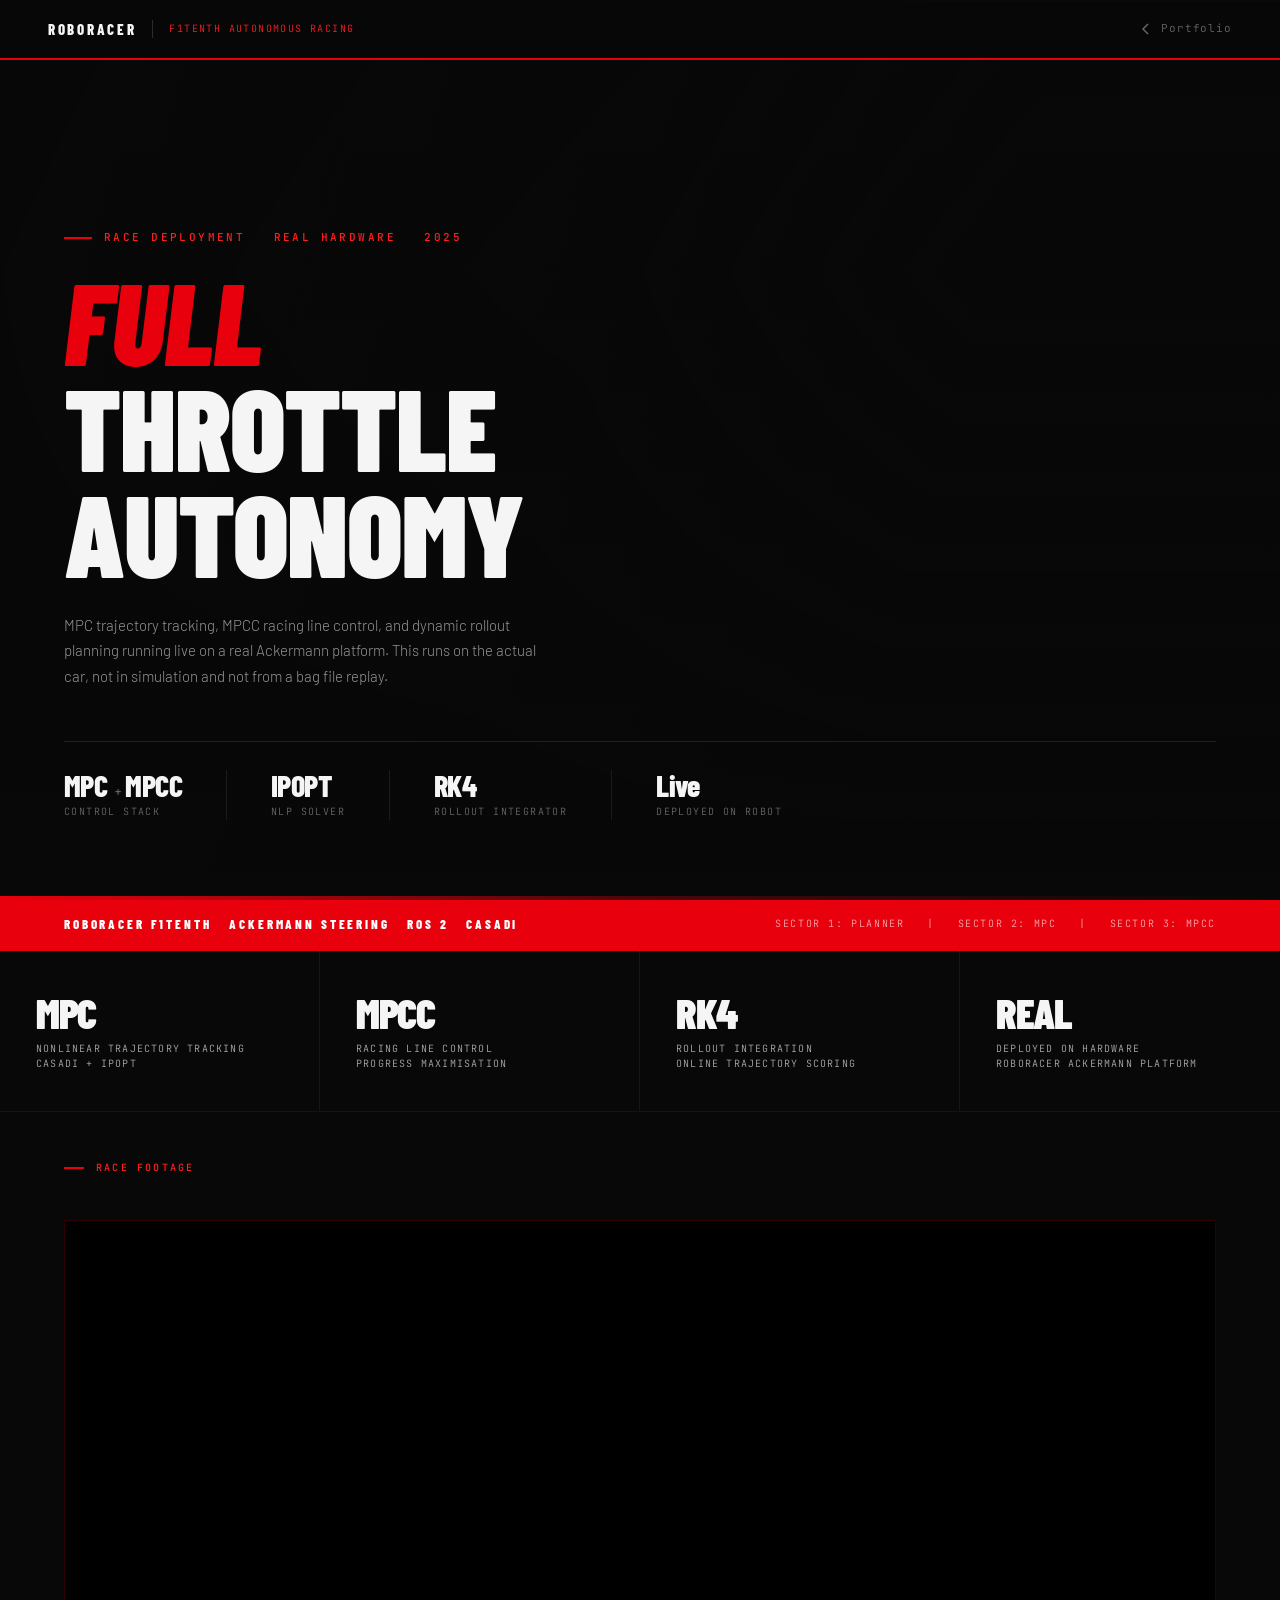
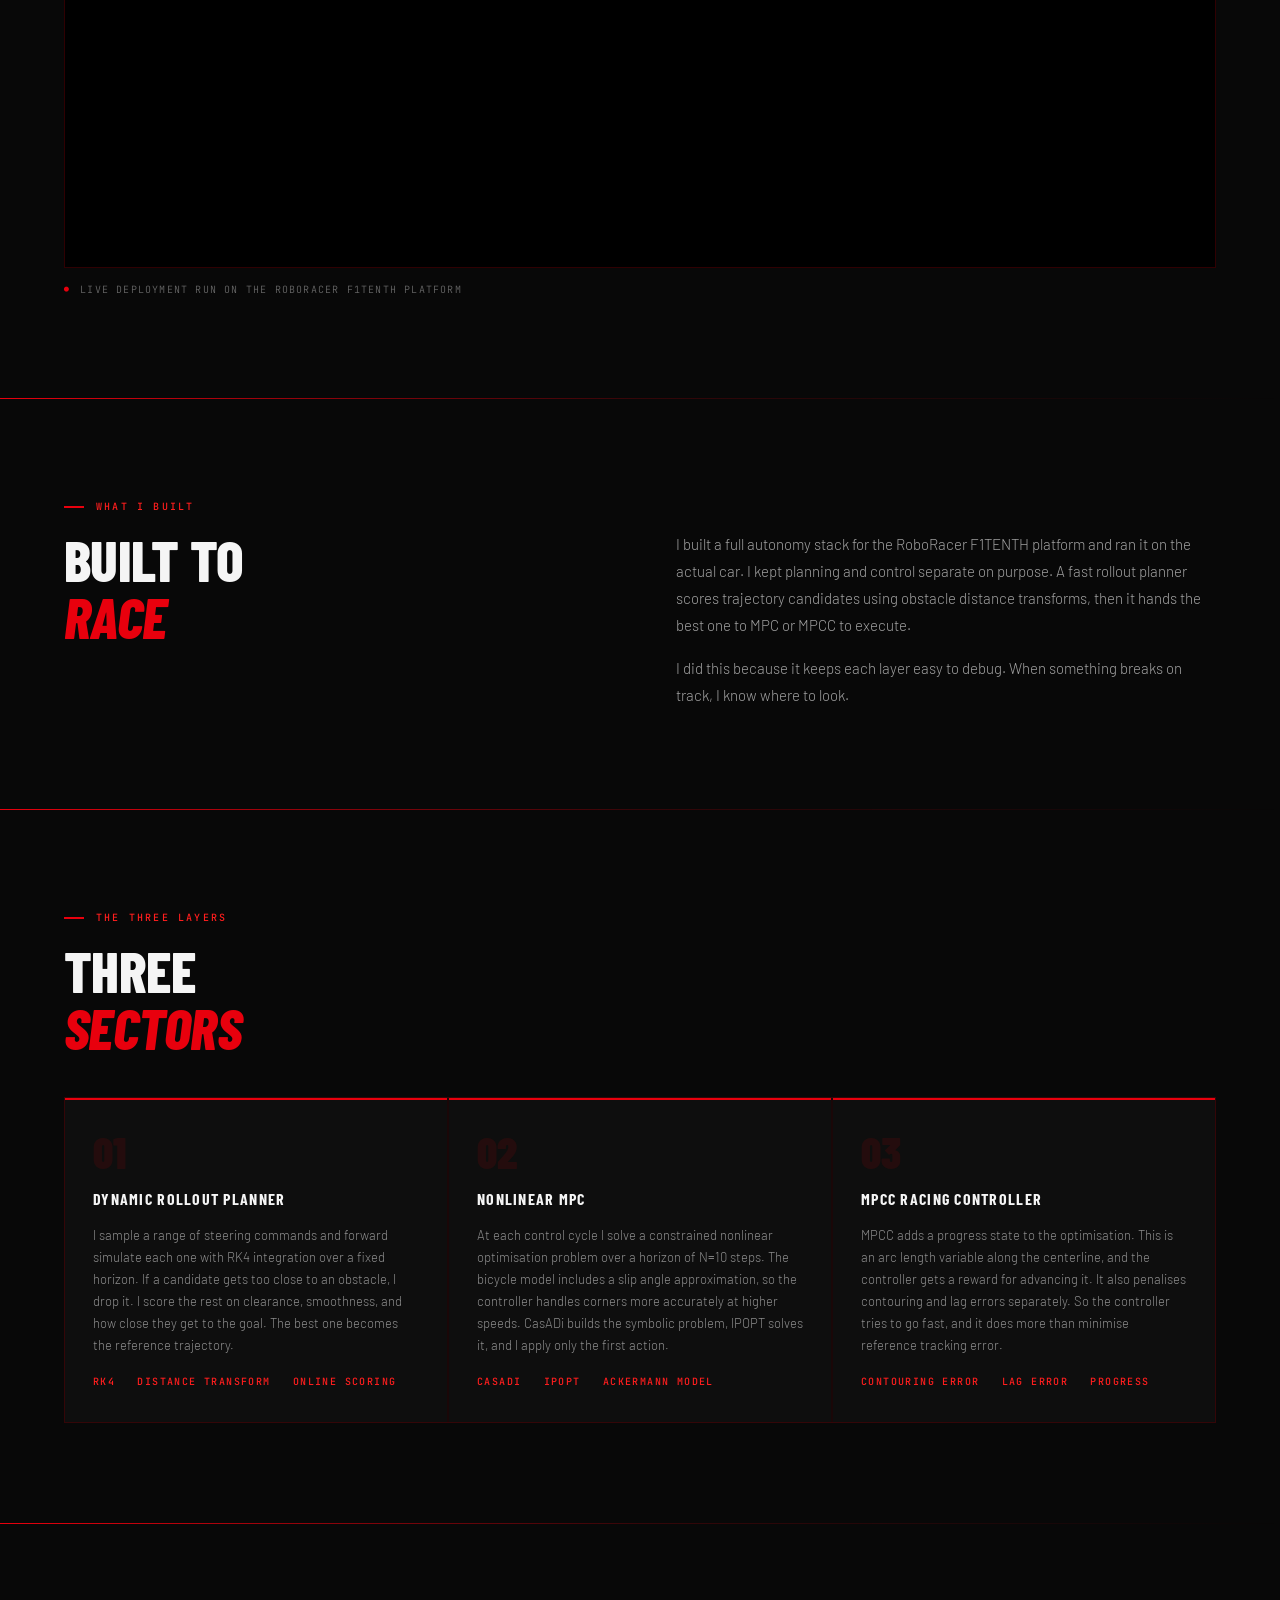
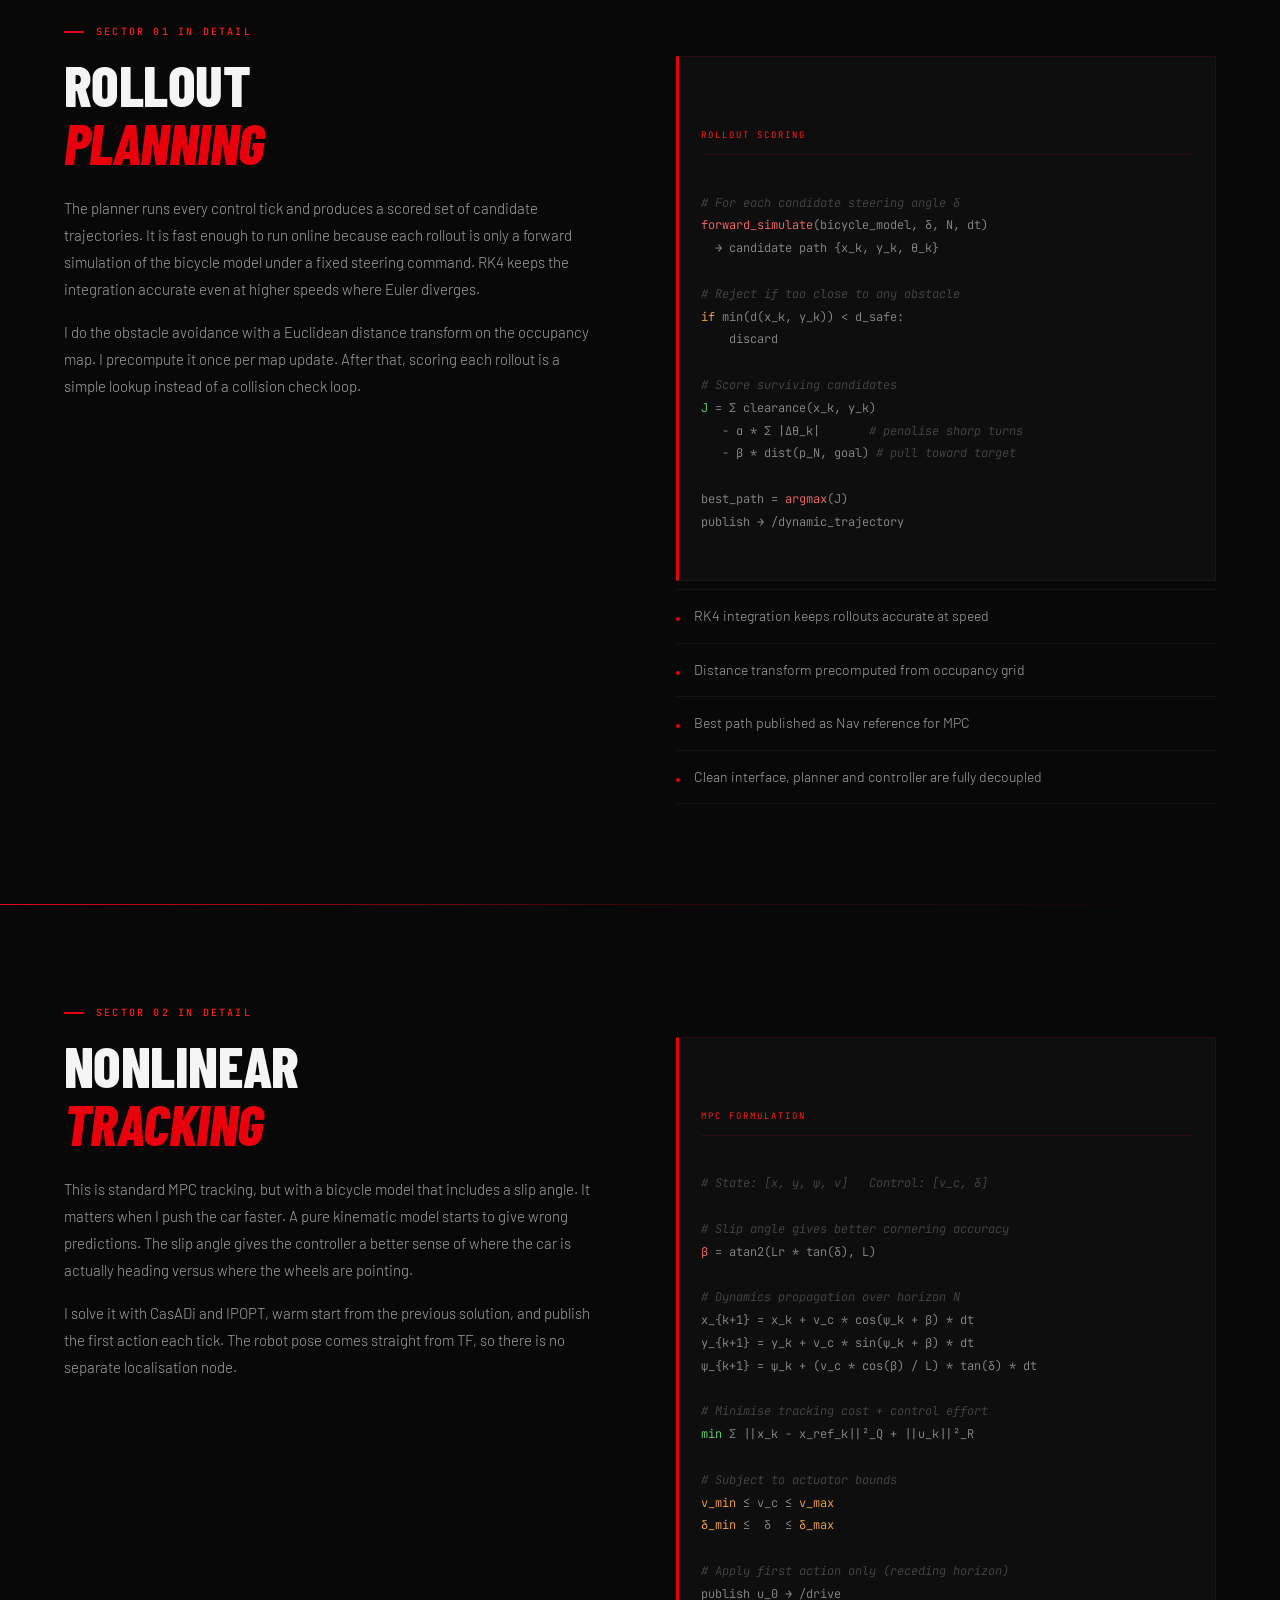
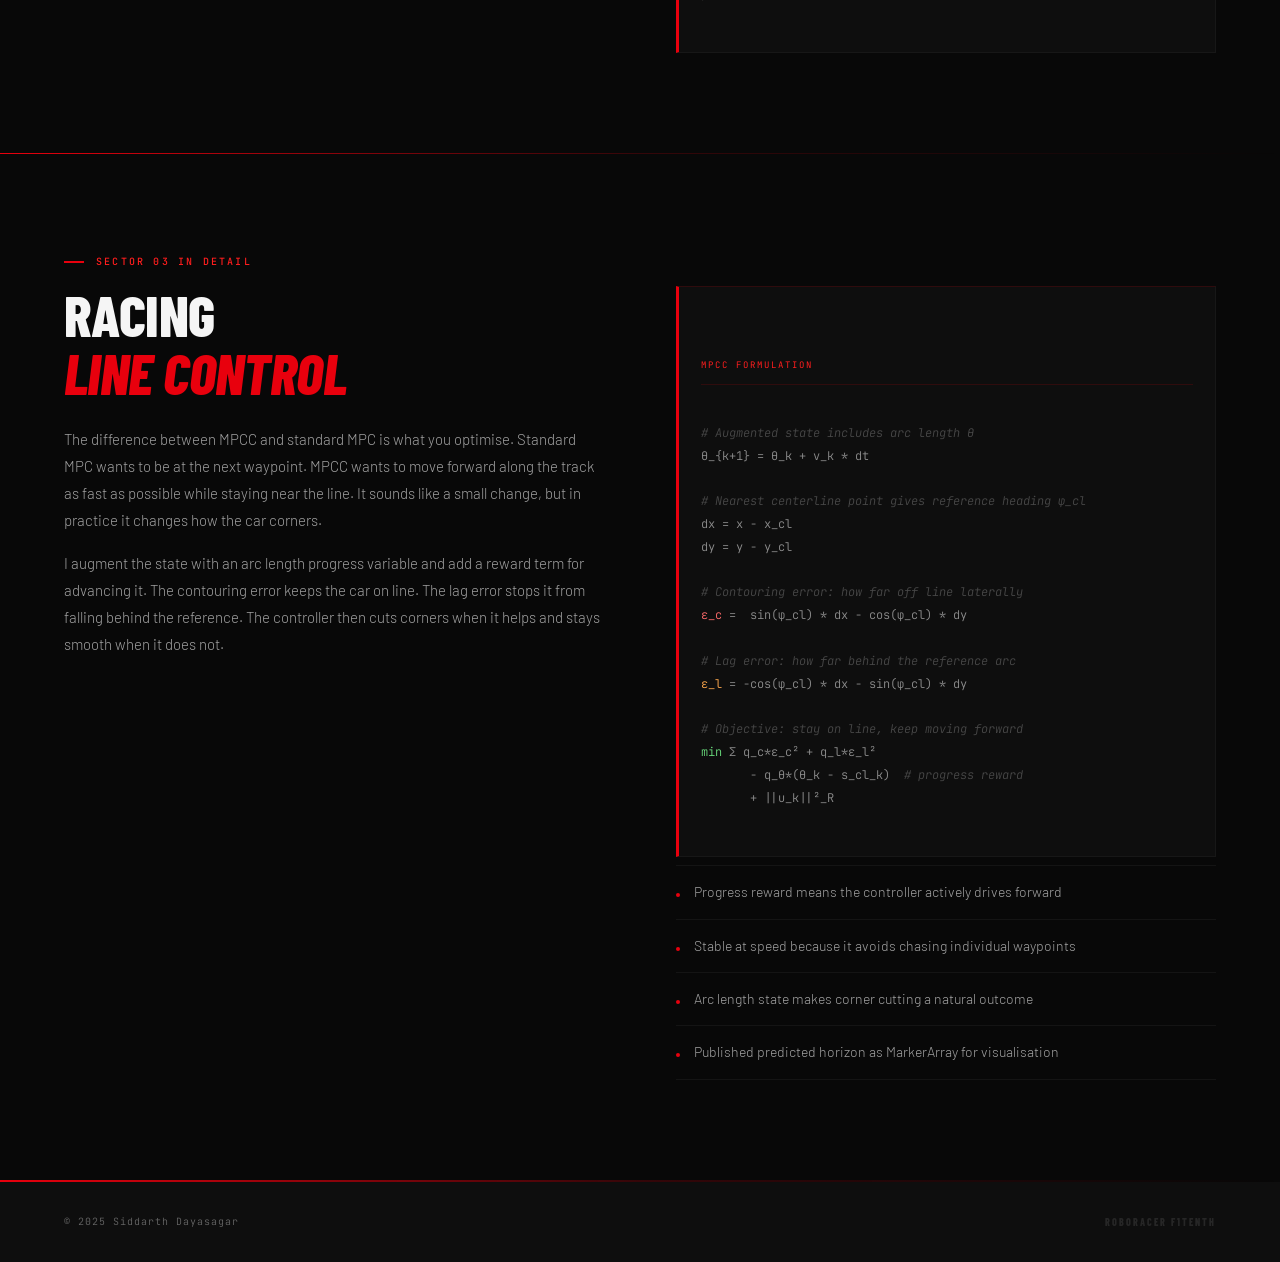
<file: projects/f1tenth.html>
<!DOCTYPE html>
<html lang="en">
<head>
<!-- Google tag (gtag.js) -->
<script async src="https://www.googletagmanager.com/gtag/js?id=G-Z48W53MRV3"></script>
<script>
  window.dataLayer = window.dataLayer || [];
  function gtag(){dataLayer.push(arguments);}
  gtag('js', new Date());

  gtag('config', 'G-Z48W53MRV3');
</script>

  <meta charset="UTF-8"/>
  <meta name="viewport" content="width=device-width, initial-scale=1.0"/>
  <title>RoboRacer F1TENTH: Autonomous Racing</title>
  <link href="https://fonts.googleapis.com/css2?family=Barlow+Condensed:ital,wght@0,300;0,400;0,500;0,600;0,700;0,800;0,900;1,700;1,800&family=Barlow:wght@300;400;500&family=JetBrains+Mono:wght@300;400;500&display=swap" rel="stylesheet"/>
  <style>
    *, *::before, *::after { box-sizing: border-box; margin: 0; padding: 0; }

    :root {
      --red: #e8000d;
      --red2: #ff1e1e;
      --carbon: #080808;
      --carbon2: #0e0e0e;
      --carbon3: #141414;
      --white: #f5f5f5;
      --off: #c8c8c8;
      --muted: #666666;
      --mono: 'JetBrains Mono', 'SF Mono', monospace;
      --display: 'Barlow Condensed', sans-serif;
      --body: 'Barlow', sans-serif;
    }

    html { scroll-behavior: smooth; }

    body {
      background: var(--carbon);
      color: var(--white);
      font-family: var(--body);
      font-weight: 300;
      line-height: 1.6;
      overflow-x: hidden;
      -webkit-font-smoothing: antialiased;
    }

    a { color: inherit; text-decoration: none; }
    img { display: block; max-width: 100%; }

    body::before {
      content: '';
      position: fixed; inset: 0;
      background: repeating-linear-gradient(
        105deg,
        transparent,
        transparent 120px,
        rgba(232,0,13,0.015) 120px,
        rgba(232,0,13,0.015) 121px
      );
      pointer-events: none; z-index: 0;
    }
    body > * { position: relative; z-index: 1; }

    /* == NAV ==================================== */
    nav {
      position: fixed; top: 0; left: 0; right: 0; z-index: 200;
      display: flex; align-items: center; justify-content: space-between;
      padding: 0 48px; height: 60px;
      background: rgba(8,8,8,0.92);
      backdrop-filter: blur(12px);
      border-bottom: 2px solid var(--red);
    }

    .nav-left { display: flex; align-items: center; gap: 16px; }

    .nav-logo {
      font-family: var(--display);
      font-size: 15px; font-weight: 800;
      letter-spacing: 0.18em; text-transform: uppercase;
      color: var(--white);
    }
    .nav-sep { width: 1px; height: 18px; background: rgba(255,255,255,0.15); }
    .nav-sub {
      font-family: var(--mono);
      font-size: 10px; letter-spacing: 0.14em;
      text-transform: uppercase; color: var(--red2);
    }
    .nav-back {
      font-family: var(--mono);
      font-size: 11px; color: var(--muted);
      letter-spacing: 0.08em; display: flex;
      align-items: center; gap: 8px; transition: color 0.2s;
    }
    .nav-back:hover { color: var(--white); }

    /* == HERO ================================== */
    .hero {
      position: relative; width: 100%;
      height: 100svh; min-height: 640px;
      overflow: hidden;
    }

    .hero-video-wrap {
      position: absolute; inset: 0; overflow: hidden;
    }
    .hero-video-wrap iframe {
      position: absolute;
      top: 50%; left: 50%;
      transform: translate(-50%, -50%);
      width: 100vw; height: 56.25vw;
      min-height: 100vh; min-width: 177.78vh;
      pointer-events: none;
      filter: brightness(0.38) saturate(0.8);
    }

    .hero-overlay {
      position: absolute; inset: 0;
      background:
        linear-gradient(105deg, rgba(8,8,8,0.92) 0%, rgba(8,8,8,0.55) 45%, transparent 70%),
        linear-gradient(to bottom, rgba(8,8,8,0.2) 0%, transparent 30%, rgba(8,8,8,0.6) 70%, rgba(8,8,8,1) 100%);
    }

    .hero-redbar {
      position: absolute; bottom: 0; left: 0; right: 0;
      height: 4px;
      background: linear-gradient(90deg, var(--red), rgba(232,0,13,0.3), transparent);
    }

    .hero-content {
      position: absolute; inset: 0; z-index: 2;
      display: flex; flex-direction: column; justify-content: flex-end;
      padding: 0 64px 80px;
      max-width: 1400px; margin: 0 auto; left: 0; right: 0;
    }

    .hero-lap {
      font-family: var(--mono); font-size: 11px; font-weight: 500;
      letter-spacing: 0.22em; text-transform: uppercase;
      color: var(--red2); margin-bottom: 20px;
      display: flex; align-items: center; gap: 12px;
    }
    .hero-lap::before {
      content: ''; display: block;
      width: 28px; height: 2px; background: var(--red);
    }

    .hero-title {
      font-family: var(--display);
      font-size: clamp(52px, 9vw, 128px);
      font-weight: 900; letter-spacing: -0.01em;
      line-height: 0.92; text-transform: uppercase;
      color: var(--white); margin-bottom: 28px;
    }
    .hero-title .red { color: var(--red); }
    .hero-title .italic { font-style: italic; }

    .hero-sub {
      font-size: 15px; font-weight: 300;
      color: rgba(245,245,245,0.6);
      max-width: 480px; line-height: 1.7; margin-bottom: 52px;
    }

    .hero-telem {
      display: flex; gap: 0;
      border-top: 1px solid rgba(255,255,255,0.1);
      padding-top: 28px; flex-wrap: wrap;
    }
    .telem-cell {
      padding-right: 44px; margin-right: 44px;
      border-right: 1px solid rgba(255,255,255,0.08);
    }
    .telem-cell:last-child { border-right: none; margin-right: 0; }
    .telem-val {
      font-family: var(--display);
      font-size: 30px; font-weight: 800;
      letter-spacing: -0.02em; color: var(--white);
      line-height: 1; margin-bottom: 4px;
    }
    .telem-val .unit { font-size: 14px; font-weight: 500; color: var(--muted); margin-left: 2px; }
    .telem-label {
      font-family: var(--mono); font-size: 10px;
      letter-spacing: 0.14em; text-transform: uppercase; color: var(--muted);
    }

    /* == SECTOR BANNER ======================= */
    .sector-banner {
      background: var(--red);
      padding: 14px 64px;
      display: flex; align-items: center; justify-content: space-between;
      flex-wrap: wrap; gap: 8px;
    }
    .sector-banner-text {
      font-family: var(--display); font-size: 13px; font-weight: 800;
      letter-spacing: 0.22em; text-transform: uppercase; color: #fff;
    }
    .sector-banner-mono {
      font-family: var(--mono); font-size: 10px;
      letter-spacing: 0.16em; text-transform: uppercase;
      color: rgba(255,255,255,0.65);
    }

    /* == DIVIDER =============================== */
    .divider {
      height: 1px;
      background: linear-gradient(90deg, var(--red), rgba(232,0,13,0.2), transparent);
    }

    /* == SECTIONS ============================== */
    section {
      max-width: 1400px; margin: 0 auto;
      padding: 100px 64px;
    }

    .section-eyebrow {
      font-family: var(--mono); font-size: 10px; font-weight: 500;
      letter-spacing: 0.22em; text-transform: uppercase;
      color: var(--red2); margin-bottom: 16px;
      display: flex; align-items: center; gap: 12px;
    }
    .section-eyebrow::before {
      content: ''; display: block;
      width: 20px; height: 2px; background: var(--red);
    }

    .section-title {
      font-family: var(--display);
      font-size: clamp(32px, 4.5vw, 64px);
      font-weight: 800; text-transform: uppercase;
      letter-spacing: -0.01em; line-height: 1.0;
      color: var(--white); margin-bottom: 24px;
    }
    .section-title .red { color: var(--red); }
    .section-title .italic { font-style: italic; }

    .section-body {
      font-size: 15px; font-weight: 300;
      color: rgba(245,245,245,0.65); line-height: 1.8;
      max-width: 560px;
    }
    .section-body + .section-body { margin-top: 16px; }

    .two-col {
      display: grid; grid-template-columns: 1fr 1fr;
      gap: 72px; align-items: start;
    }

    /* == VIDEO ================================= */
    .video-section {
      max-width: 1400px; margin: 0 auto;
      padding: 0 64px 100px;
    }
    .video-wrap {
      position: relative; width: 100%;
      aspect-ratio: 16/9; background: #000; overflow: hidden;
      border: 1px solid rgba(232,0,13,0.2);
    }
    .video-wrap iframe {
      position: absolute; inset: 0;
      width: 100%; height: 100%; border: none;
    }
    .video-caption {
      margin-top: 14px;
      font-family: var(--mono); font-size: 10px;
      letter-spacing: 0.12em; text-transform: uppercase; color: var(--muted);
      display: flex; align-items: center; gap: 10px;
    }
    .video-caption::before { content: '●'; color: var(--red); font-size: 8px; }

    /* == METRICS STRIP ======================= */
    .metrics-strip {
      display: grid; grid-template-columns: repeat(4,1fr);
      border-top: 2px solid var(--red);
      border-bottom: 1px solid rgba(232,0,13,0.2);
    }
    .metric-cell {
      padding: 40px 36px;
      border-right: 1px solid rgba(255,255,255,0.06);
      position: relative; transition: background 0.2s;
    }
    .metric-cell:hover { background: rgba(232,0,13,0.04); }
    .metric-cell:last-child { border-right: none; }
    .metric-num {
      font-family: var(--display);
      font-size: 42px; font-weight: 900;
      letter-spacing: -0.03em; color: var(--white);
      line-height: 1; margin-bottom: 8px; text-transform: uppercase;
    }
    .metric-desc {
      font-family: var(--mono); font-size: 10px;
      letter-spacing: 0.12em; text-transform: uppercase;
      color: #aaaaaa; line-height: 1.5;
    }

    /* == RACE CARDS =========================== */
    .race-cards {
      display: grid; grid-template-columns: 1fr 1fr 1fr;
      gap: 2px; background: rgba(232,0,13,0.08);
      border: 1px solid rgba(232,0,13,0.12);
    }

    .race-card {
      background: var(--carbon2); padding: 32px 28px;
      position: relative; overflow: hidden;
      transition: background 0.25s;
    }
    .race-card:hover { background: var(--carbon3); }
    .race-card::before {
      content: ''; position: absolute;
      top: 0; left: 0; right: 0; height: 2px;
      background: var(--red);
    }

    .race-card-num {
      font-family: var(--display);
      font-size: 44px; font-weight: 900;
      color: rgba(232,0,13,0.1); line-height: 1;
      margin-bottom: 12px;
    }
    .race-card-title {
      font-family: var(--display);
      font-size: 16px; font-weight: 700;
      letter-spacing: 0.08em; text-transform: uppercase;
      color: var(--white); margin-bottom: 12px;
    }
    .race-card-body {
      font-size: 13px; font-weight: 300;
      color: rgba(245,245,245,0.55); line-height: 1.7;
    }
    .race-card-tag {
      margin-top: 18px;
      font-family: var(--mono); font-size: 10px; font-weight: 500;
      letter-spacing: 0.14em; text-transform: uppercase; color: var(--red2);
    }

    /* == DETAIL LIST =========================== */
    .detail-list { list-style: none; padding: 0; }
    .detail-list li {
      display: flex; align-items: baseline; gap: 14px;
      padding: 15px 0;
      border-bottom: 1px solid rgba(255,255,255,0.05);
      font-size: 14px; font-weight: 300;
      color: rgba(245,245,245,0.65);
    }
    .detail-list li:first-child { border-top: 1px solid rgba(255,255,255,0.05); }
    .detail-list li::before {
      content: ''; display: block;
      width: 4px; height: 4px; border-radius: 50%;
      background: var(--red); flex-shrink: 0; margin-top: 6px;
    }

    /* == CODE BLOCK ============================ */
    .code-block {
      font-family: var(--mono); font-size: 12px;
      line-height: 1.9; color: rgba(245,245,245,0.55);
      white-space: pre; overflow-x: auto;
      padding: 24px 22px;
      background: var(--carbon2);
      border-left: 3px solid var(--red);
      border-top: 1px solid rgba(232,0,13,0.15);
      border-right: 1px solid rgba(255,255,255,0.04);
      border-bottom: 1px solid rgba(255,255,255,0.04);
    }
    .code-title {
      font-size: 9px; font-weight: 400;
      letter-spacing: 0.22em; text-transform: uppercase;
      color: var(--red2); margin-bottom: 14px;
      padding-bottom: 10px;
      border-bottom: 1px solid rgba(232,0,13,0.15);
    }
    .hl  { color: #ff6b6b; }
    .hl2 { color: #ffa94d; }
    .hl3 { color: #69db7c; }
    .cm  { color: rgba(245,245,245,0.25); font-style: italic; }

    /* == FOOTER ================================ */
    .footer-bar {
      height: 2px;
      background: linear-gradient(90deg, var(--red), rgba(232,0,13,0.2), transparent);
    }
    footer {
      background: var(--carbon2);
      padding: 32px 64px;
      display: flex; align-items: center; justify-content: space-between;
    }
    .footer-copy {
      font-family: var(--mono); font-size: 10px;
      color: var(--muted); letter-spacing: 0.1em;
    }
    .footer-tag {
      font-family: var(--display); font-size: 10px; font-weight: 800;
      letter-spacing: 0.2em; text-transform: uppercase;
      color: rgba(255,255,255,0.1);
    }

    /* == MOBILE ================================ */
    @media(max-width:768px) {
      nav { padding: 0 20px; }
      .hero-content { padding: 0 20px 52px; }
      .hero-telem { gap: 24px; }
      .telem-cell { border-right: none; margin-right: 0; padding-right: 0; }
      section { padding: 72px 20px; }
      .video-section { padding: 0 20px 72px; }
      .sector-banner { padding: 12px 20px; }
      .metrics-strip { grid-template-columns: repeat(2,1fr); }
      .metric-cell { padding: 28px 20px; }
      .two-col { grid-template-columns: 1fr; gap: 48px; }
      .race-cards { grid-template-columns: 1fr; }
      footer { padding: 24px 20px; flex-direction: column; gap: 10px; }
    }

    @media(max-width:480px) {
      .hero-title { font-size: clamp(42px, 12vw, 64px); }
      .metric-num { font-size: 32px; }
    }
  </style>
</head>
<body>

<!-- == NAV ===================================== -->
<nav>
  <div class="nav-left">
    <span class="nav-logo">RoboRacer</span>
    <div class="nav-sep"></div>
    <span class="nav-sub">F1TENTH Autonomous Racing</span>
  </div>
  <a href="../index.html" class="nav-back">
    <svg width="14" height="14" viewBox="0 0 14 14" fill="none" stroke="currentColor" stroke-width="1.5">
      <path d="M9 2L4 7l5 5"/>
    </svg>
    Portfolio
  </a>
</nav>

<!-- == HERO ==================================== -->
<div class="hero">
  <div class="hero-video-wrap">
    <iframe
      src="https://www.youtube.com/embed/KNlxPzRS_G8?autoplay=1&mute=1&loop=1&playlist=KNlxPzRS_G8&controls=0&modestbranding=1&rel=0"
      allow="autoplay; encrypted-media" allowfullscreen>
    </iframe>
  </div>
  <div class="hero-overlay"></div>
  <div class="hero-redbar"></div>

  <div class="hero-content">
    <div class="hero-lap">Race Deployment &nbsp; Real Hardware &nbsp; 2025</div>
    <h1 class="hero-title">
      <span class="italic red">Full</span><br/>
      Throttle<br/>
      Autonomy
    </h1>
    <p class="hero-sub">
      MPC trajectory tracking, MPCC racing line control, and dynamic
      rollout planning running live on a real Ackermann platform.
      This runs on the actual car, not in simulation and not from a
      bag file replay.
    </p>
    <div class="hero-telem">
      <div class="telem-cell">
        <div class="telem-val">MPC <span class="unit">+</span> MPCC</div>
        <div class="telem-label">Control stack</div>
      </div>
      <div class="telem-cell">
        <div class="telem-val">IPOPT</div>
        <div class="telem-label">NLP solver</div>
      </div>
      <div class="telem-cell">
        <div class="telem-val">RK4</div>
        <div class="telem-label">Rollout integrator</div>
      </div>
      <div class="telem-cell">
        <div class="telem-val">Live</div>
        <div class="telem-label">Deployed on robot</div>
      </div>
    </div>
  </div>
</div>

<!-- == SECTOR BANNER =========================== -->
<div class="sector-banner">
  <span class="sector-banner-text">RoboRacer F1TENTH &nbsp; Ackermann Steering &nbsp; ROS 2 &nbsp; CasADi</span>
  <span class="sector-banner-mono">Sector 1: Planner &nbsp; | &nbsp; Sector 2: MPC &nbsp; | &nbsp; Sector 3: MPCC</span>
</div>

<!-- == METRICS ================================= -->
<div class="metrics-strip">
  <div class="metric-cell">
    <div class="metric-num">MPC</div>
    <div class="metric-desc">Nonlinear trajectory tracking<br/>CasADi + IPOPT</div>
  </div>
  <div class="metric-cell">
    <div class="metric-num">MPCC</div>
    <div class="metric-desc">Racing line control<br/>Progress maximisation</div>
  </div>
  <div class="metric-cell">
    <div class="metric-num">RK4</div>
    <div class="metric-desc">Rollout integration<br/>Online trajectory scoring</div>
  </div>
  <div class="metric-cell">
    <div class="metric-num">Real</div>
    <div class="metric-desc">Deployed on hardware<br/>RoboRacer Ackermann platform</div>
  </div>
</div>

<!-- == VIDEO =================================== -->
<div class="video-section" style="padding-top:0">
  <div style="max-width:1400px; margin:0 auto; padding:48px 0 28px">
    <div class="section-eyebrow">Race footage</div>
  </div>
  <div class="video-wrap">
    <iframe
      src="https://www.youtube.com/embed/KNlxPzRS_G8?controls=1&modestbranding=1&rel=0"
      allow="accelerometer; autoplay; clipboard-write; encrypted-media; gyroscope; picture-in-picture"
      allowfullscreen>
    </iframe>
  </div>
  <div class="video-caption">Live deployment run on the RoboRacer F1TENTH platform</div>
</div>

<div class="divider"></div>

<!-- == OVERVIEW ================================ -->
<section>
  <div class="section-eyebrow">What I built</div>
  <div class="two-col">
    <div>
      <h2 class="section-title">
        Built to<br/><span class="italic red">Race</span>
      </h2>
    </div>
    <div>
      <p class="section-body">
        I built a full autonomy stack for the RoboRacer F1TENTH platform and
        ran it on the actual car. I kept planning and control separate on
        purpose. A fast rollout planner scores trajectory candidates using
        obstacle distance transforms, then it hands the best one to MPC or
        MPCC to execute.
      </p>
      <p class="section-body">
        I did this because it keeps each layer easy to debug. When something
        breaks on track, I know where to look.
      </p>
    </div>
  </div>
</section>

<div class="divider"></div>

<!-- == THREE SECTORS =========================== -->
<section>
  <div class="section-eyebrow">The three layers</div>
  <h2 class="section-title" style="margin-bottom:40px">
    Three<br/><span class="italic red">Sectors</span>
  </h2>

  <div class="race-cards">
    <div class="race-card">
      <div class="race-card-num">01</div>
      <div class="race-card-title">Dynamic Rollout Planner</div>
      <div class="race-card-body">
        I sample a range of steering commands and forward simulate each one
        with RK4 integration over a fixed horizon. If a candidate gets too
        close to an obstacle, I drop it. I score the rest on clearance,
        smoothness, and how close they get to the goal. The best one becomes
        the reference trajectory.
      </div>
      <div class="race-card-tag">RK4 &nbsp; Distance Transform &nbsp; Online Scoring</div>
    </div>
    <div class="race-card">
      <div class="race-card-num">02</div>
      <div class="race-card-title">Nonlinear MPC</div>
      <div class="race-card-body">
        At each control cycle I solve a constrained nonlinear optimisation
        problem over a horizon of N=10 steps. The bicycle model includes a
        slip angle approximation, so the controller handles corners more
        accurately at higher speeds. CasADi builds the symbolic problem,
        IPOPT solves it, and I apply only the first action.
      </div>
      <div class="race-card-tag">CasADi &nbsp; IPOPT &nbsp; Ackermann Model</div>
    </div>
    <div class="race-card">
      <div class="race-card-num">03</div>
      <div class="race-card-title">MPCC Racing Controller</div>
      <div class="race-card-body">
        MPCC adds a progress state to the optimisation. This is an arc
        length variable along the centerline, and the controller gets a
        reward for advancing it. It also penalises contouring and lag errors
        separately. So the controller tries to go fast, and it does more than
        minimise reference tracking error.
      </div>
      <div class="race-card-tag">Contouring Error &nbsp; Lag Error &nbsp; Progress</div>
    </div>
  </div>
</section>

<div class="divider"></div>

<!-- == PLANNER DETAIL ========================== -->
<section>
  <div class="section-eyebrow">Sector 01 in detail</div>
  <div class="two-col">
    <div>
      <h2 class="section-title">
        Rollout<br/><span class="italic red">Planning</span>
      </h2>
      <p class="section-body">
        The planner runs every control tick and produces a scored set of
        candidate trajectories. It is fast enough to run online because each
        rollout is only a forward simulation of the bicycle model under a
        fixed steering command. RK4 keeps the integration accurate even
        at higher speeds where Euler diverges.
      </p>
      <p class="section-body" style="margin-top:16px">
        I do the obstacle avoidance with a Euclidean distance transform on
        the occupancy map. I precompute it once per map update. After that,
        scoring each rollout is a simple lookup instead of a collision check
        loop.
      </p>
    </div>
    <div>
      <div class="code-block">
        <div class="code-title">Rollout scoring</div>
<span class="cm"># For each candidate steering angle δ</span>
<span class="hl">forward_simulate</span>(bicycle_model, δ, N, dt)
  → candidate path {x_k, y_k, θ_k}

<span class="cm"># Reject if too close to any obstacle</span>
<span class="hl2">if</span> min(d(x_k, y_k)) < d_safe:
    discard

<span class="cm"># Score surviving candidates</span>
<span class="hl3">J</span> = Σ clearance(x_k, y_k)
   - α * Σ |Δθ_k|       <span class="cm"># penalise sharp turns</span>
   - β * dist(p_N, goal) <span class="cm"># pull toward target</span>

best_path = <span class="hl">argmax</span>(J)
publish → /dynamic_trajectory
      </div>
      <ul class="detail-list" style="margin-top:8px">
        <li>RK4 integration keeps rollouts accurate at speed</li>
        <li>Distance transform precomputed from occupancy grid</li>
        <li>Best path published as Nav reference for MPC</li>
        <li>Clean interface, planner and controller are fully decoupled</li>
      </ul>
    </div>
  </div>
</section>

<div class="divider"></div>

<!-- == MPC DETAIL ============================== -->
<section>
  <div class="section-eyebrow">Sector 02 in detail</div>
  <div class="two-col">
    <div>
      <h2 class="section-title">
        Nonlinear<br/><span class="italic red">Tracking</span>
      </h2>
      <p class="section-body">
        This is standard MPC tracking, but with a bicycle model that includes
        a slip angle. It matters when I push the car faster. A pure kinematic
        model starts to give wrong predictions. The slip angle gives the
        controller a better sense of where the car is actually heading versus
        where the wheels are pointing.
      </p>
      <p class="section-body" style="margin-top:16px">
        I solve it with CasADi and IPOPT, warm start from the previous
        solution, and publish the first action each tick. The robot pose
        comes straight from TF, so there is no separate localisation node.
      </p>
    </div>
    <div>
      <div class="code-block">
        <div class="code-title">MPC formulation</div>
<span class="cm"># State: [x, y, ψ, v]   Control: [v_c, δ]</span>

<span class="cm"># Slip angle gives better cornering accuracy</span>
<span class="hl">β</span> = atan2(Lr * tan(δ), L)

<span class="cm"># Dynamics propagation over horizon N</span>
x_{k+1} = x_k + v_c * cos(ψ_k + β) * dt
y_{k+1} = y_k + v_c * sin(ψ_k + β) * dt
ψ_{k+1} = ψ_k + (v_c * cos(β) / L) * tan(δ) * dt

<span class="cm"># Minimise tracking cost + control effort</span>
<span class="hl3">min</span> Σ ||x_k - x_ref_k||²_Q + ||u_k||²_R

<span class="cm"># Subject to actuator bounds</span>
<span class="hl2">v_min</span> ≤ v_c ≤ <span class="hl2">v_max</span>
<span class="hl2">δ_min</span> ≤  δ  ≤ <span class="hl2">δ_max</span>

<span class="cm"># Apply first action only (receding horizon)</span>
publish u_0 → /drive
      </div>
    </div>
  </div>
</section>

<div class="divider"></div>

<!-- == MPCC DETAIL ============================= -->
<section>
  <div class="section-eyebrow">Sector 03 in detail</div>
  <div class="two-col">
    <div>
      <h2 class="section-title">
        Racing<br/><span class="italic red">Line Control</span>
      </h2>
      <p class="section-body">
        The difference between MPCC and standard MPC is what you optimise.
        Standard MPC wants to be at the next waypoint. MPCC wants to move
        forward along the track as fast as possible while staying near the
        line. It sounds like a small change, but in practice it changes
        how the car corners.
      </p>
      <p class="section-body" style="margin-top:16px">
        I augment the state with an arc length progress variable and add a
        reward term for advancing it. The contouring error keeps the car on
        line. The lag error stops it from falling behind the reference. The
        controller then cuts corners when it helps and stays smooth when it
        does not.
      </p>
    </div>
    <div>
      <div class="code-block">
        <div class="code-title">MPCC formulation</div>
<span class="cm"># Augmented state includes arc length θ</span>
θ_{k+1} = θ_k + v_k * dt

<span class="cm"># Nearest centerline point gives reference heading φ_cl</span>
dx = x - x_cl
dy = y - y_cl

<span class="cm"># Contouring error: how far off line laterally</span>
<span class="hl">ε_c</span> =  sin(φ_cl) * dx - cos(φ_cl) * dy

<span class="cm"># Lag error: how far behind the reference arc</span>
<span class="hl2">ε_l</span> = -cos(φ_cl) * dx - sin(φ_cl) * dy

<span class="cm"># Objective: stay on line, keep moving forward</span>
<span class="hl3">min</span> Σ q_c*ε_c² + q_l*ε_l²
       - q_θ*(θ_k - s_cl_k)  <span class="cm"># progress reward</span>
       + ||u_k||²_R
      </div>

      <ul class="detail-list" style="margin-top:8px">
        <li>Progress reward means the controller actively drives forward</li>
        <li>Stable at speed because it avoids chasing individual waypoints</li>
        <li>Arc length state makes corner cutting a natural outcome</li>
        <li>Published predicted horizon as MarkerArray for visualisation</li>
      </ul>
    </div>
  </div>
</section>

<!-- == FOOTER ================================== -->
<div class="footer-bar"></div>
<footer>
  <span class="footer-copy">© 2025 Siddarth Dayasagar</span>
  <span class="footer-tag">RoboRacer F1TENTH</span>
</footer>

</body>
</html>
</file>
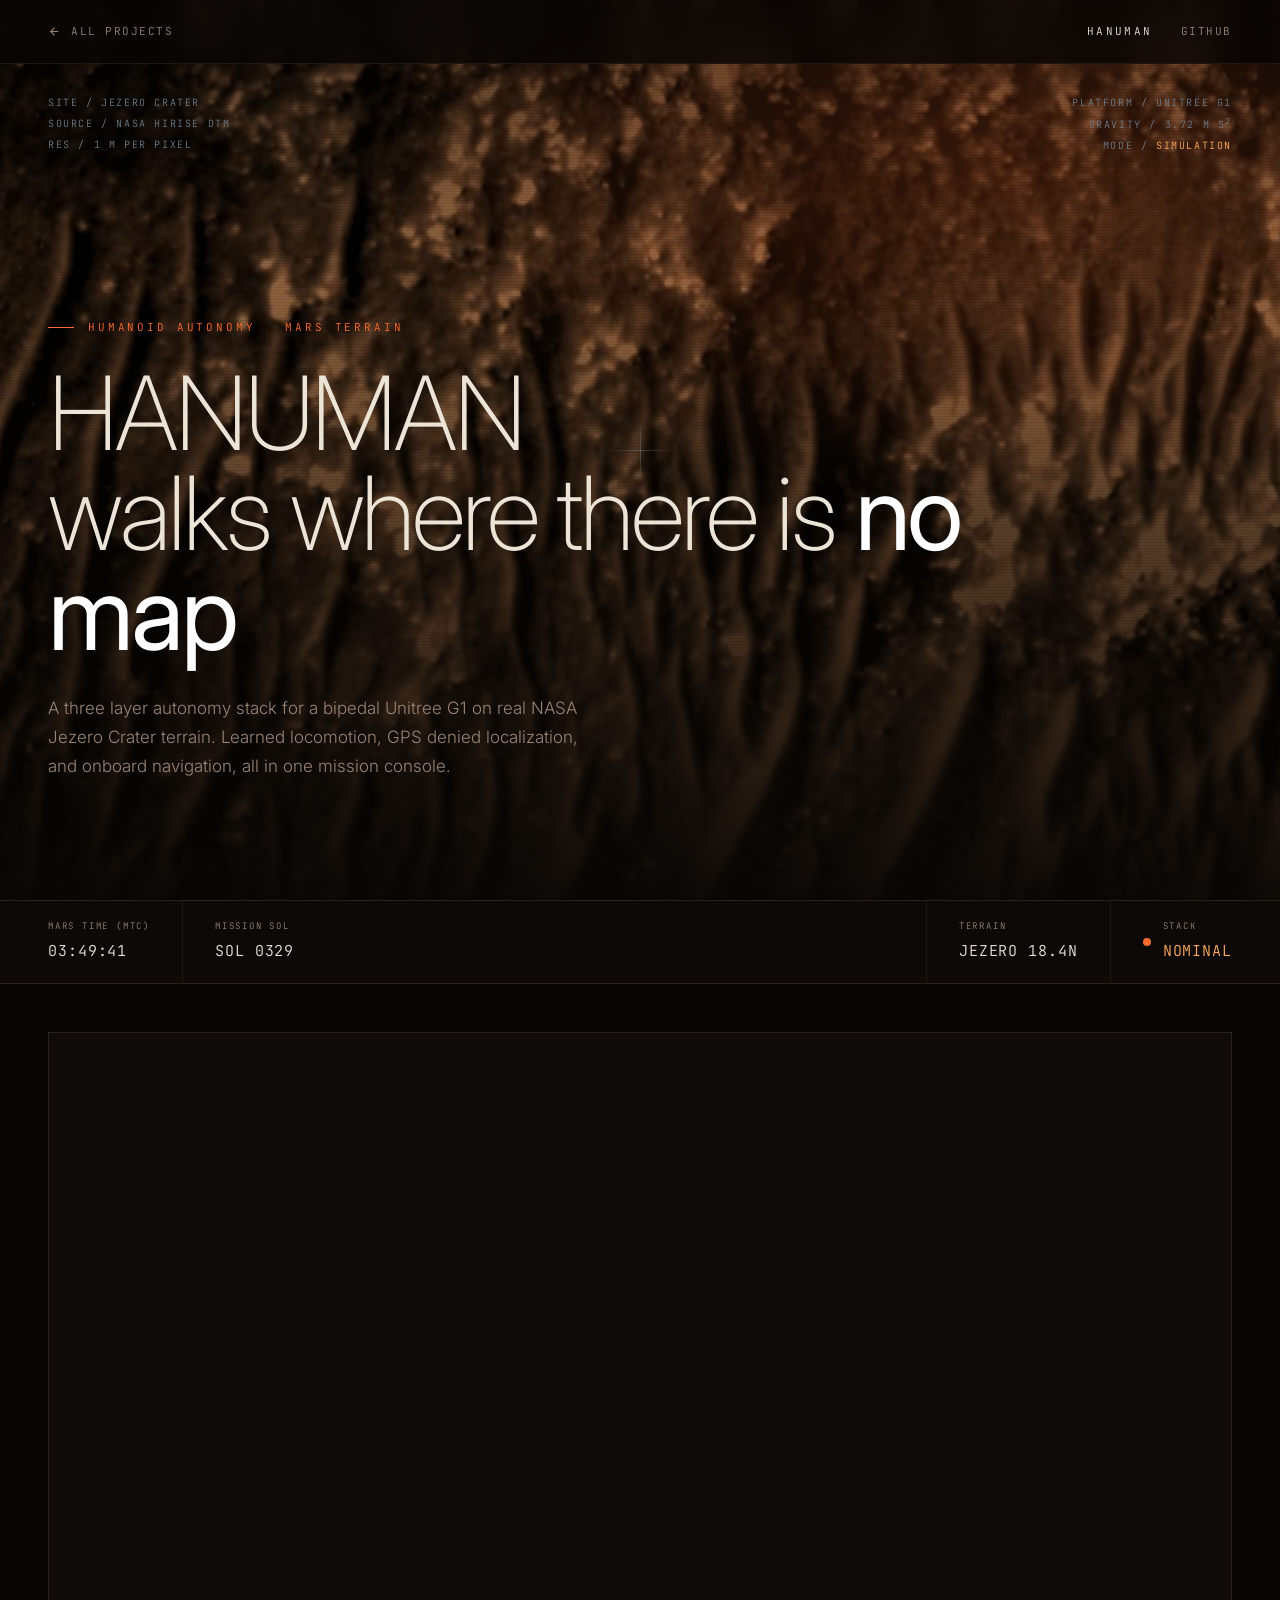
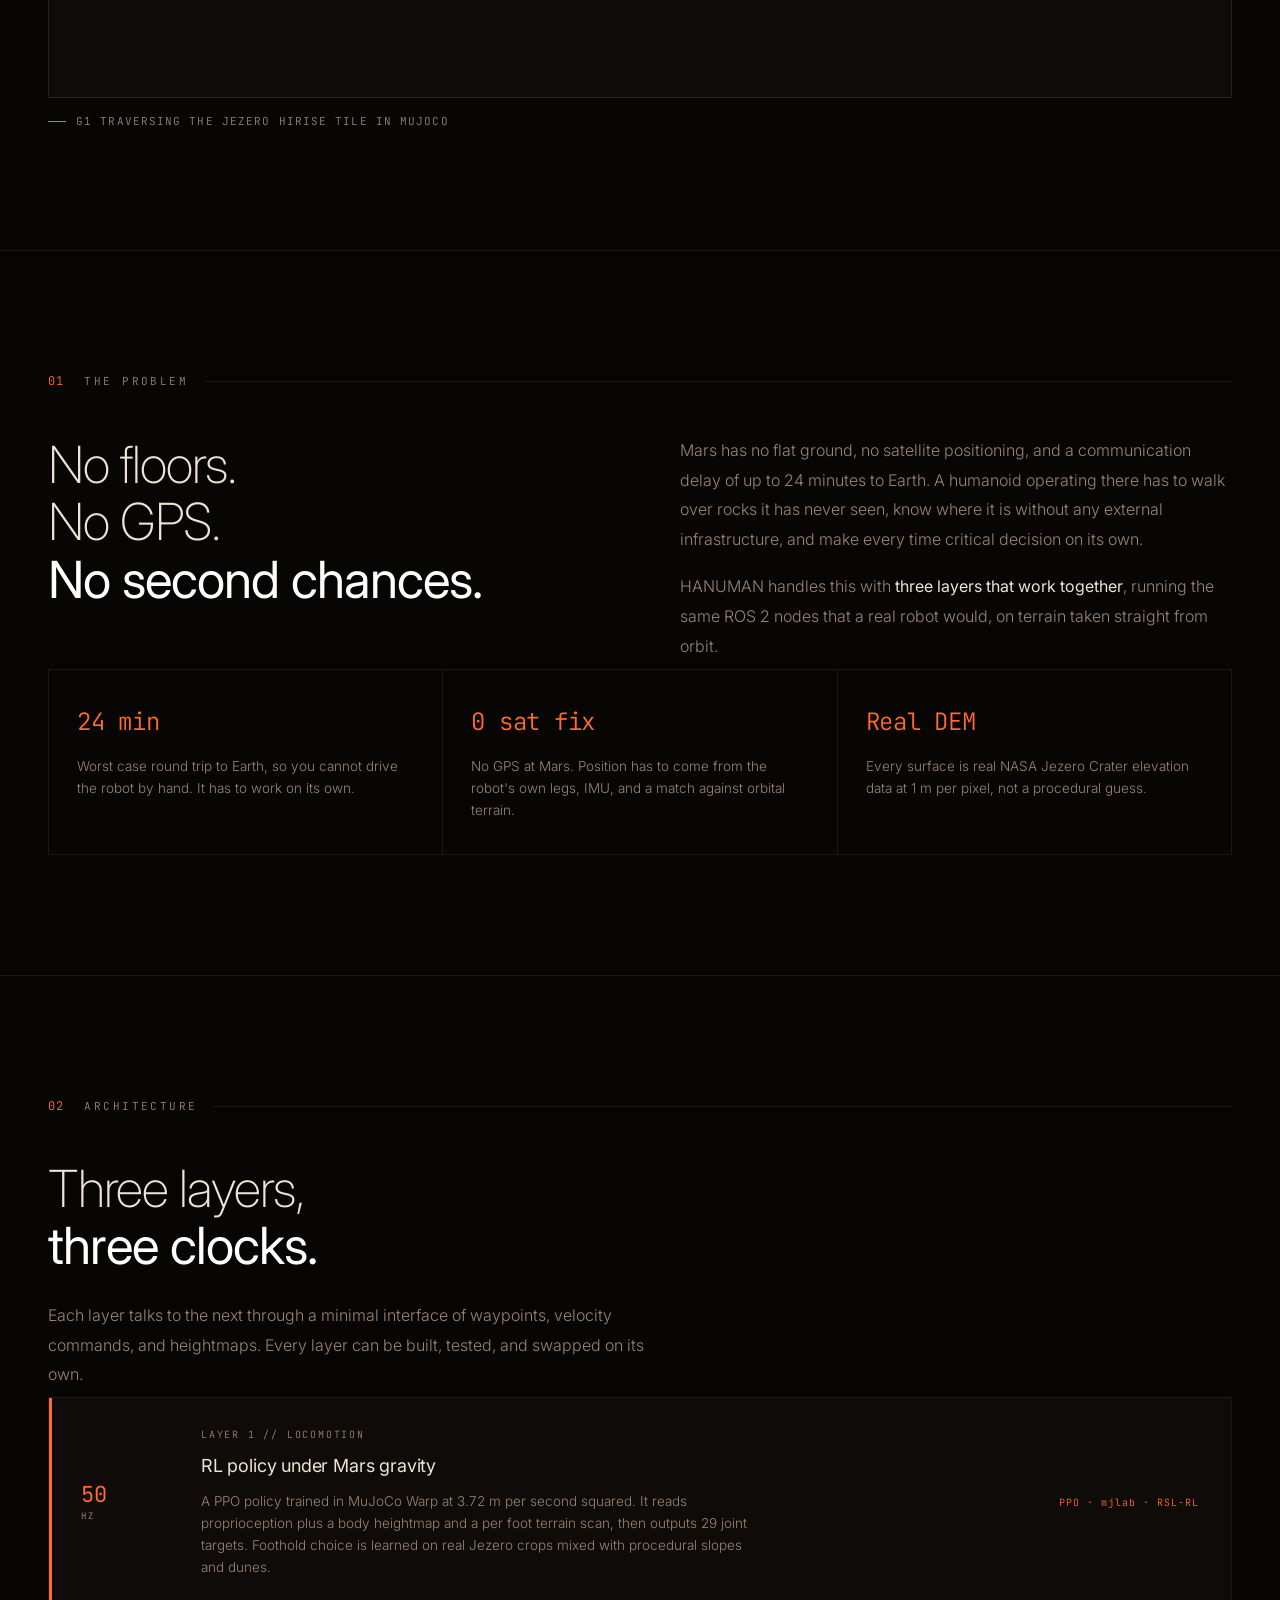
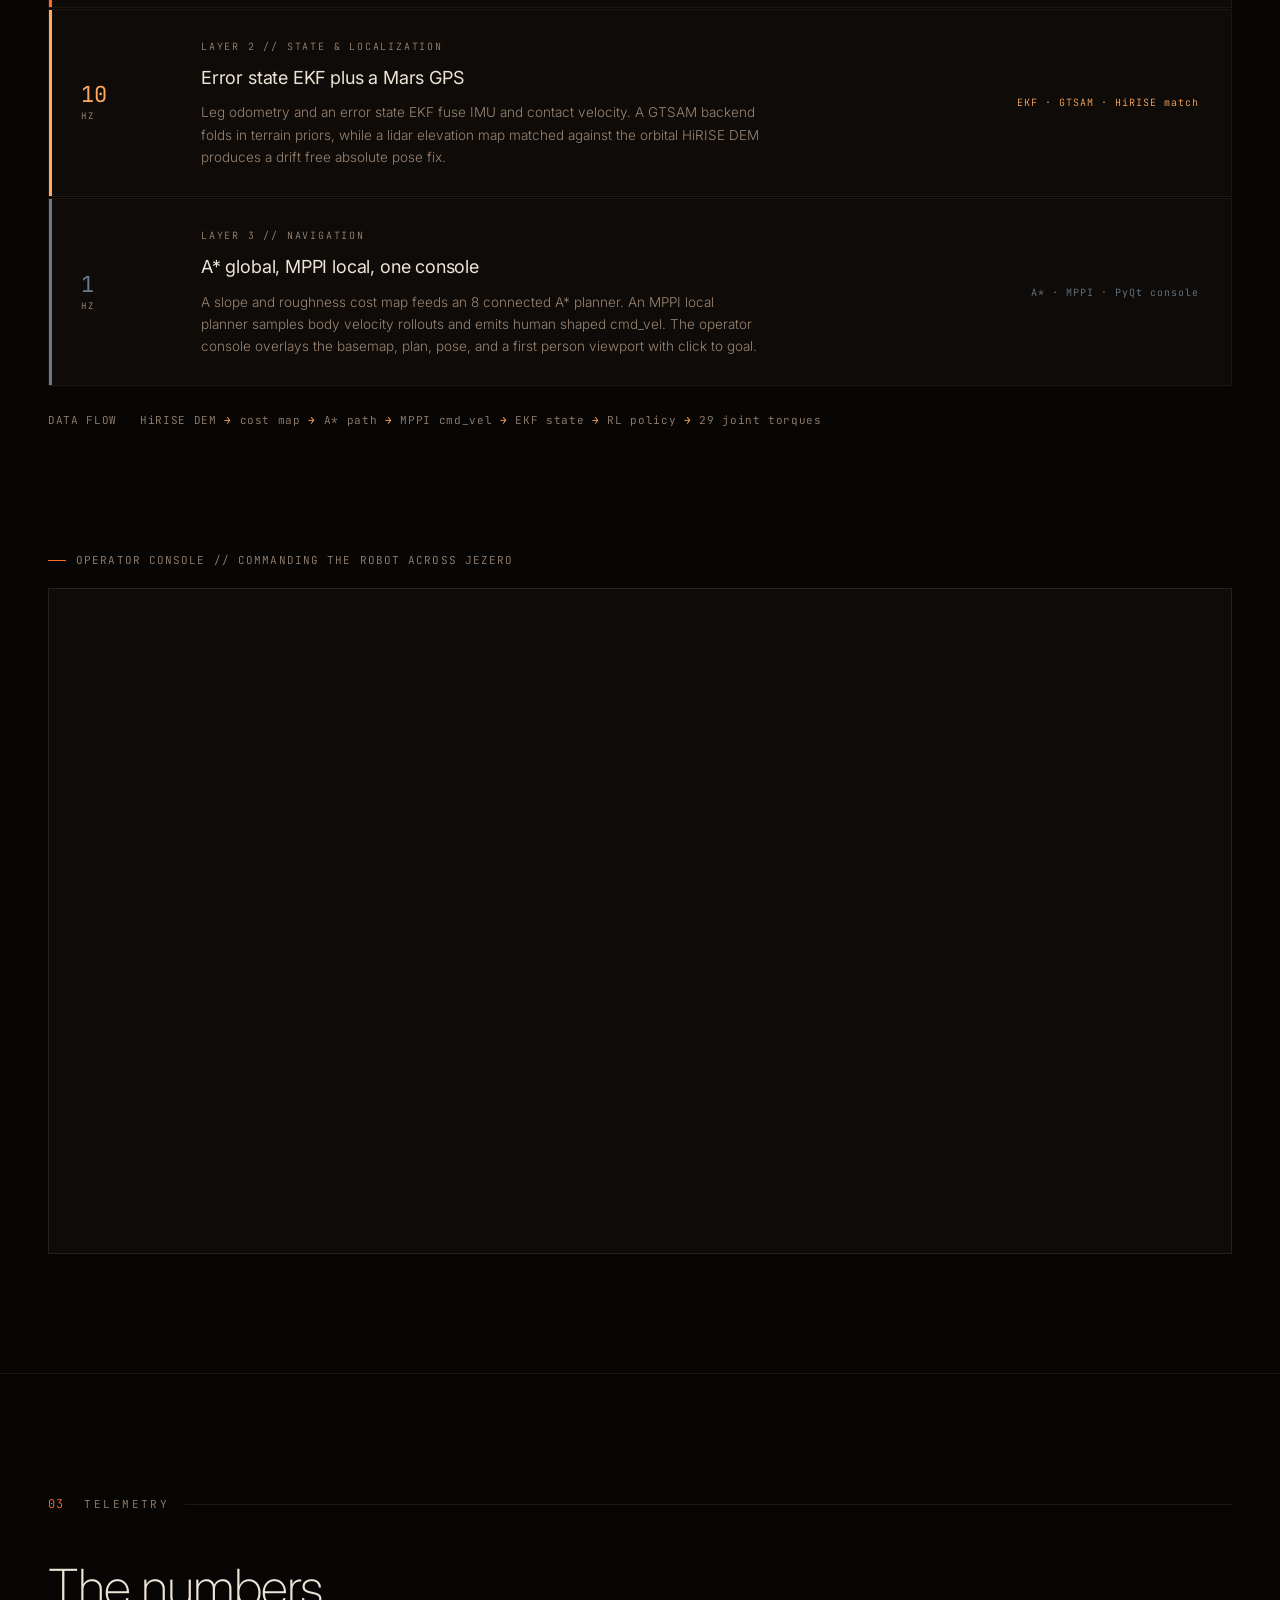
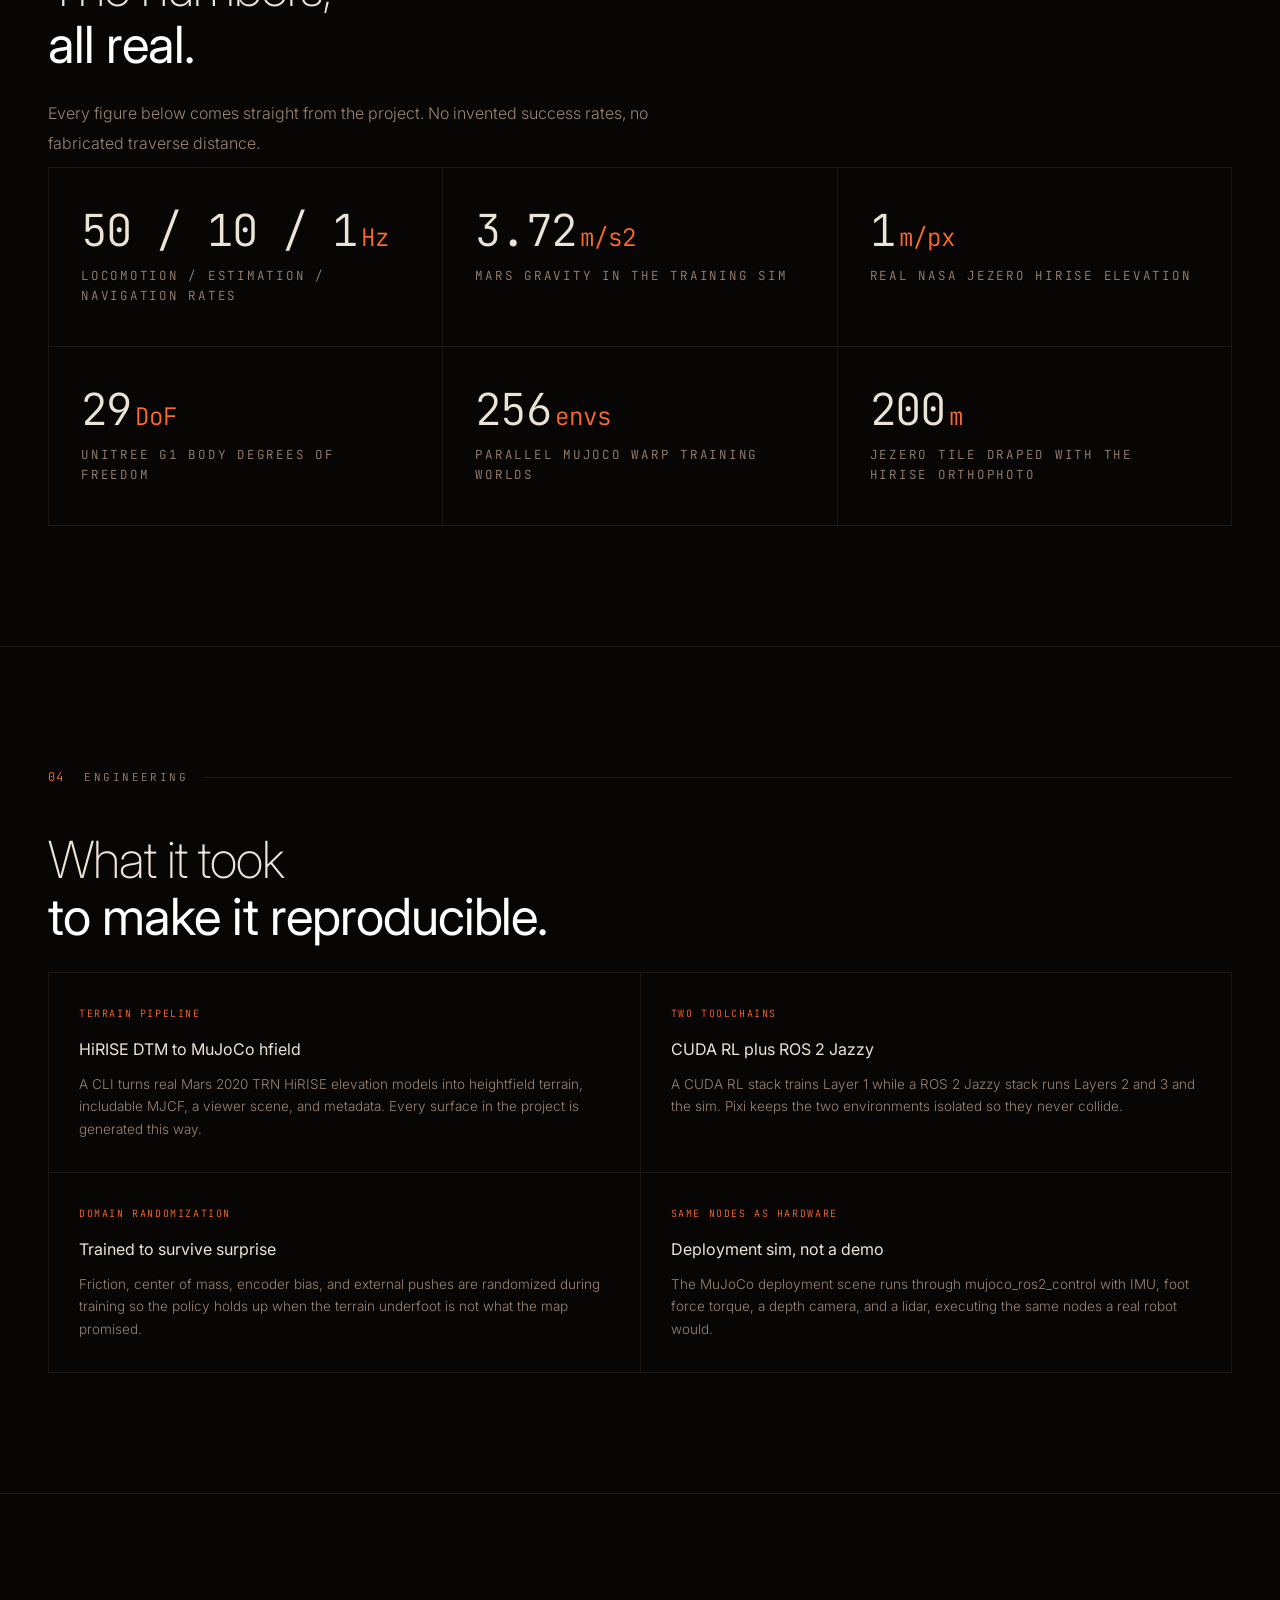
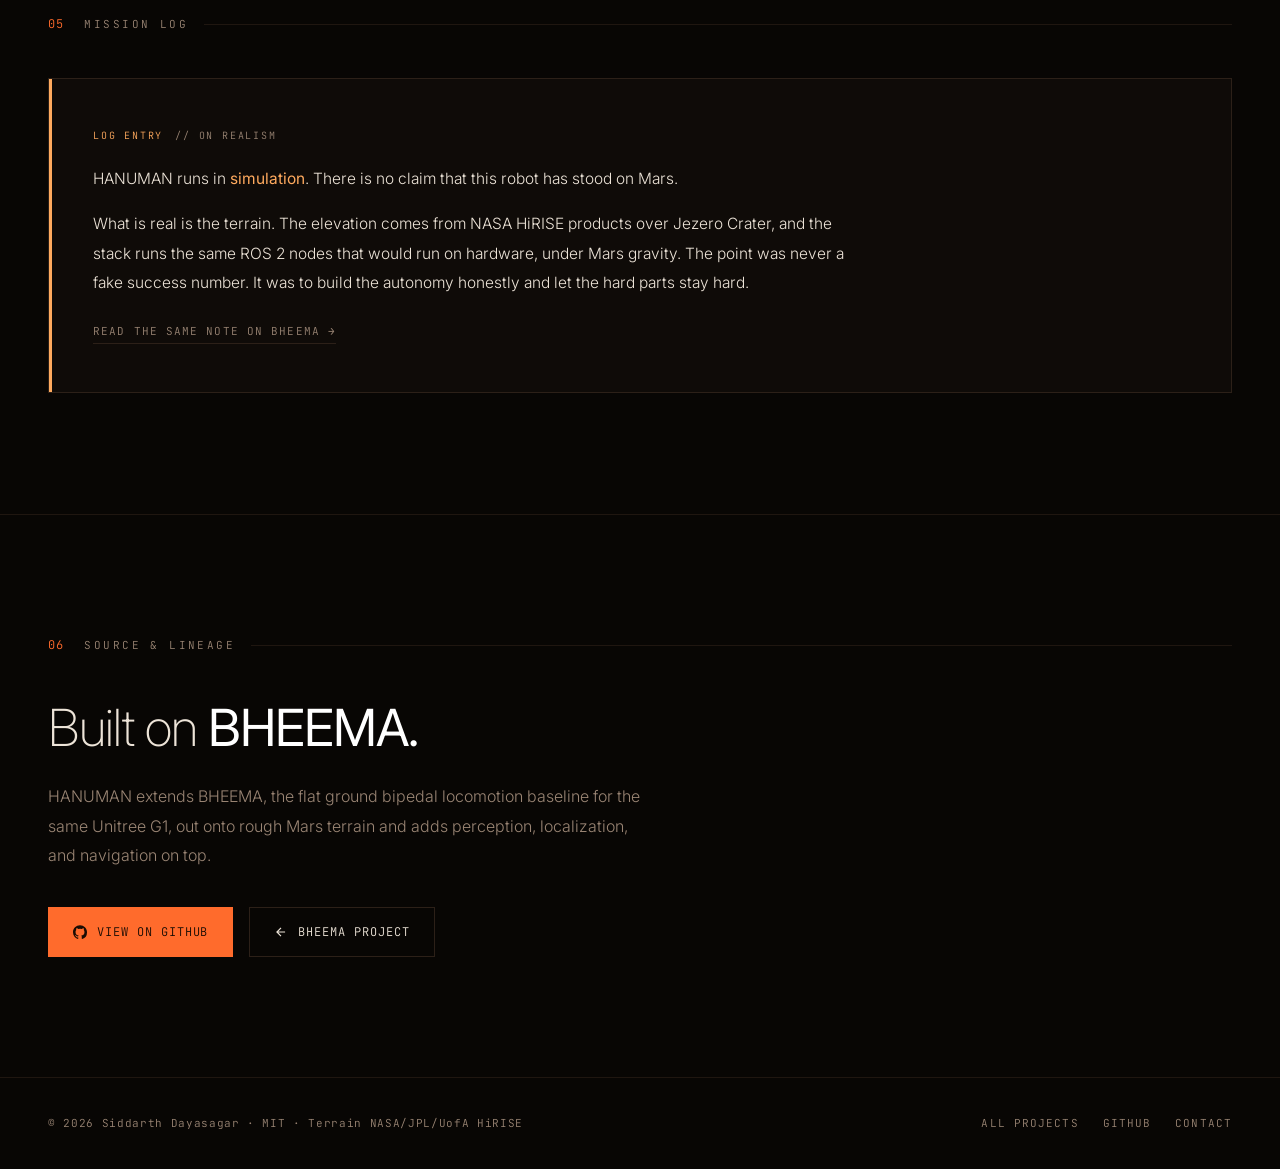
<file: projects/hanuman.html>
<!DOCTYPE html>
<html lang="en">
<head>
<!-- Google tag (gtag.js) -->
<script async src="https://www.googletagmanager.com/gtag/js?id=G-Z48W53MRV3"></script>
<script>
  window.dataLayer = window.dataLayer || [];
  function gtag(){dataLayer.push(arguments);}
  gtag('js', new Date());

  gtag('config', 'G-Z48W53MRV3');
</script>

  <meta charset="UTF-8"/>
  <meta name="viewport" content="width=device-width, initial-scale=1.0"/>
  <title>HANUMAN: Humanoid Autonomy on Mars Terrain</title>
  <meta name="description" content="A three layer autonomy stack for a bipedal Unitree G1 on real NASA Jezero Crater terrain: PPO locomotion under Mars gravity, GPS denied localization, and A* plus MPPI navigation."/>
  <link rel="preconnect" href="https://fonts.googleapis.com"/>
  <link rel="preconnect" href="https://fonts.gstatic.com" crossorigin/>
  <link href="https://fonts.googleapis.com/css2?family=Inter:wght@200;300;400;500&family=JetBrains+Mono:wght@300;400;500&display=swap" rel="stylesheet"/>
  <style>
    *, *::before, *::after { box-sizing: border-box; margin: 0; padding: 0; }

    :root {
      --bg: #080604;
      --panel: #0f0b08;
      --line: #1f1610;
      --line2: #2c2018;
      --text: #ede4d8;
      --dim: #9a8574;
      --rust: #ff6b2c;
      --amber: #ffaa5e;
      --cold: #6b7a88;
      --mono: 'JetBrains Mono', ui-monospace, 'SF Mono', SFMono-Regular, Menlo, monospace;
    }

    html { scroll-behavior: smooth; }

    body {
      background: var(--bg);
      color: var(--text);
      font-family: 'Inter', -apple-system, BlinkMacSystemFont, sans-serif;
      font-weight: 300;
      line-height: 1.7;
      overflow-x: hidden;
      -webkit-font-smoothing: antialiased;
    }

    a { color: inherit; text-decoration: none; }
    img { display: block; max-width: 100%; }

    ::selection { background: rgba(255,107,44,0.3); color: #fff; }

    /* ── SCROLL REVEAL ───────────────────────── */
    /* Blocks start lowered + transparent, then slide up into place when they
       scroll into view (IntersectionObserver adds .visible). Hidden state is
       gated behind .js-reveal on <html>, which an inline head script only adds
       when motion is allowed, so reduced-motion / no-JS users see everything. */
    .js-reveal .hero-content,
    .js-reveal .mission-bar,
    .js-reveal .video-section,
    .js-reveal .section > * {
      opacity: 0;
      transform: translateY(34px);
      transition: opacity 0.85s cubic-bezier(0.16,1,0.3,1),
                  transform 0.85s cubic-bezier(0.16,1,0.3,1);
      will-change: opacity, transform;
    }
    /* gentle stagger so grouped items in one section cascade in */
    .js-reveal .section > *:nth-child(2) { transition-delay: 0.06s; }
    .js-reveal .section > *:nth-child(3) { transition-delay: 0.12s; }
    .js-reveal .section > *:nth-child(4) { transition-delay: 0.18s; }
    .js-reveal .section > *:nth-child(5) { transition-delay: 0.24s; }
    .js-reveal .hero-content.visible,
    .js-reveal .mission-bar.visible,
    .js-reveal .video-section.visible,
    .js-reveal .section > *.visible {
      opacity: 1; transform: none;
    }

    .mono {
      font-family: var(--mono);
      font-weight: 400;
      letter-spacing: 0.04em;
    }

    /* ── NAV ─────────────────────────────────── */
    nav {
      position: fixed; top: 0; left: 0; right: 0; z-index: 100;
      display: flex; align-items: center; justify-content: space-between;
      padding: 0 48px; height: 64px;
      background: rgba(8,6,4,0.82);
      backdrop-filter: blur(18px);
      -webkit-backdrop-filter: blur(18px);
      border-bottom: 1px solid var(--line);
    }
    .nav-back {
      display: inline-flex; align-items: center; gap: 10px;
      font-family: var(--mono); font-size: 11px;
      letter-spacing: 0.14em; text-transform: uppercase;
      color: var(--dim); transition: color 0.2s;
    }
    .nav-back:hover { color: var(--rust); }
    .nav-back svg { width: 13px; height: 13px; }
    .nav-right {
      display: flex; align-items: center; gap: 28px;
    }
    .nav-id {
      font-family: var(--mono); font-size: 11px;
      letter-spacing: 0.22em; text-transform: uppercase;
      color: var(--text);
    }
    .nav-gh {
      font-family: var(--mono); font-size: 11px;
      letter-spacing: 0.14em; text-transform: uppercase;
      color: var(--dim); transition: color 0.2s;
    }
    .nav-gh:hover { color: var(--rust); }

    /* ── HERO ────────────────────────────────── */
    .hero {
      position: relative; width: 100%;
      height: 100svh; min-height: 600px;
      overflow: hidden;
      display: flex; align-items: flex-end;
    }
    /* real NASA Jezero HiRISE terrain sits behind every overlay */
    .hero-terrain {
      position: absolute; inset: 0;
      background-image: url('../assets/hanuman_hero.webp');
      background-size: cover;
      background-position: center;
      filter: saturate(1.05) brightness(0.62) contrast(1.05);
      transform: scale(1.04);
    }
    /* tuned-for-legibility gradient stack (do not remove) */
    .hero-grad {
      position: absolute; inset: 0;
      background:
        radial-gradient(120% 90% at 78% 18%, rgba(255,107,44,0.20) 0%, rgba(255,107,44,0.0) 42%),
        linear-gradient(to bottom, rgba(8,6,4,0.55) 0%, rgba(8,6,4,0.12) 30%, rgba(8,6,4,0.55) 64%, rgba(8,6,4,0.97) 100%);
    }
    .hero-grain {
      position: absolute; inset: 0; opacity: 0.5;
      background-image:
        repeating-linear-gradient(0deg, rgba(0,0,0,0.18) 0px, rgba(0,0,0,0.18) 1px, transparent 1px, transparent 3px);
      mix-blend-mode: multiply;
      pointer-events: none;
    }
    /* JPL console telemetry overlays */
    .tele {
      position: absolute; z-index: 3;
      font-family: var(--mono); font-size: 10px;
      letter-spacing: 0.16em; text-transform: uppercase;
      color: var(--cold);
    }
    .tele.tl { top: 92px; left: 48px; }
    .tele.tr { top: 92px; right: 48px; text-align: right; }
    .tele .on { color: var(--amber); }
    .tele-line { display: block; line-height: 2.1; }
    .crosshair {
      position: absolute; z-index: 3; top: 50%; left: 50%;
      width: 1px; height: 64px; margin-top: -32px;
      background: linear-gradient(to bottom, transparent, rgba(107,122,136,0.5), transparent);
    }
    .crosshair::before {
      content: ''; position: absolute; top: 50%; left: -32px;
      width: 64px; height: 1px; margin-top: 0;
      background: linear-gradient(to right, transparent, rgba(107,122,136,0.5), transparent);
    }

    .hero-content {
      position: relative; z-index: 4;
      width: 100%; max-width: 1320px; margin: 0 auto;
      padding: 0 48px 120px;
    }
    .hero-eyebrow {
      font-family: var(--mono); font-size: 11px;
      letter-spacing: 0.26em; text-transform: uppercase;
      color: var(--rust); margin-bottom: 26px;
      display: flex; align-items: center; gap: 14px;
    }
    .hero-eyebrow::before {
      content: ''; width: 26px; height: 1px; background: var(--rust);
    }
    .hero-title {
      font-size: clamp(42px, 8vw, 116px);
      font-weight: 200; letter-spacing: -0.03em;
      line-height: 0.98; color: var(--text);
      max-width: 960px; margin-bottom: 30px;
    }
    .hero-title b { font-weight: 400; color: #fff; }
    .hero-sub {
      font-size: clamp(15px, 1.4vw, 17px); font-weight: 300;
      color: var(--dim); max-width: 540px; line-height: 1.7;
    }

    /* ── MISSION BAR (signature element) ─────── */
    .mission-bar {
      position: relative; z-index: 5;
      border-top: 1px solid var(--line2);
      border-bottom: 1px solid var(--line2);
      background: rgba(15,11,8,0.9);
      backdrop-filter: blur(10px);
    }
    .mission-inner {
      max-width: 1320px; margin: 0 auto;
      padding: 0 48px;
      display: grid; grid-template-columns: auto 1fr auto auto;
      align-items: stretch;
    }
    .mb-cell {
      padding: 18px 32px 18px 0;
      display: flex; flex-direction: column; gap: 5px;
      border-right: 1px solid var(--line);
      margin-right: 32px;
    }
    .mb-cell:last-child { border-right: none; margin-right: 0; padding-right: 0; }
    .mb-k {
      font-family: var(--mono); font-size: 9px;
      letter-spacing: 0.2em; text-transform: uppercase; color: var(--dim);
    }
    .mb-v {
      font-family: var(--mono); font-size: 15px;
      letter-spacing: 0.06em; color: var(--text);
      font-variant-numeric: tabular-nums;
    }
    .mb-status { flex-direction: row; align-items: center; gap: 12px; }
    .status-dot {
      width: 8px; height: 8px; border-radius: 50%;
      background: var(--rust); flex-shrink: 0;
      box-shadow: 0 0 0 0 rgba(255,107,44,0.6);
      animation: pulse 2.4s ease-out infinite;
    }
    @keyframes pulse {
      0% { box-shadow: 0 0 0 0 rgba(255,107,44,0.55); }
      70% { box-shadow: 0 0 0 9px rgba(255,107,44,0); }
      100% { box-shadow: 0 0 0 0 rgba(255,107,44,0); }
    }
    .mb-status .mb-v { color: var(--amber); }

    /* ── SECTION LAYOUT ──────────────────────── */
    .section {
      max-width: 1320px; margin: 0 auto;
      padding: 120px 48px;
    }
    .index-row {
      display: flex; align-items: baseline; gap: 20px;
      margin-bottom: 44px;
    }
    .index-num {
      font-family: var(--mono); font-size: 12px;
      letter-spacing: 0.1em; color: var(--rust);
    }
    .eyebrow {
      font-family: var(--mono); font-size: 11px;
      letter-spacing: 0.22em; text-transform: uppercase;
      color: var(--dim);
      display: flex; align-items: center; gap: 16px; flex: 1;
    }
    .eyebrow::after { content: ''; flex: 1; height: 1px; background: var(--line); }

    .sec-title {
      font-size: clamp(28px, 4vw, 52px);
      font-weight: 200; letter-spacing: -0.02em;
      line-height: 1.12; color: var(--text); margin-bottom: 26px;
    }
    .sec-title b { font-weight: 400; color: #fff; }
    .body {
      font-size: 16px; font-weight: 300;
      color: var(--dim); line-height: 1.85; max-width: 600px;
    }
    .body + .body { margin-top: 18px; }
    .body b { color: var(--text); font-weight: 400; }
    .two-col { display: grid; grid-template-columns: 1fr 1fr; gap: 80px; align-items: start; }

    .divider { height: 1px; background: var(--line); }

    /* ── PROBLEM TILES ───────────────────────── */
    .prob-grid {
      display: grid; grid-template-columns: repeat(3, 1fr); gap: 1px;
      background: var(--line); border: 1px solid var(--line);
      margin-top: 8px;
    }
    .prob-cell { background: var(--bg); padding: 32px 28px; }
    .prob-k {
      font-family: var(--mono); font-size: 24px; font-weight: 300;
      color: var(--rust); letter-spacing: -0.01em; margin-bottom: 12px;
      font-variant-numeric: tabular-nums;
    }
    .prob-d { font-size: 13.5px; color: var(--dim); line-height: 1.65; }

    /* ── VIDEO ───────────────────────────────── */
    .video-section { max-width: 1320px; margin: 0 auto; padding: 0 48px 120px; }
    .video-wrap {
      position: relative; width: 100%; aspect-ratio: 16/9;
      background: var(--panel); overflow: hidden;
      border: 1px solid var(--line2);
    }
    .video-wrap iframe { position: absolute; inset: 0; width: 100%; height: 100%; border: none; }
    .video-cap {
      margin-top: 14px;
      font-family: var(--mono); font-size: 11px;
      letter-spacing: 0.1em; text-transform: uppercase; color: var(--dim);
      display: flex; align-items: center; gap: 10px;
    }
    .video-cap::before { content: ''; width: 18px; height: 1px; background: var(--rust); }

    /* ── ARCHITECTURE RAILS ──────────────────── */
    .arch-stack { display: flex; flex-direction: column; gap: 1px; margin-top: 8px; }
    .layer {
      position: relative; background: var(--panel);
      border: 1px solid var(--line);
      padding: 28px 32px 28px 32px;
      display: grid; grid-template-columns: 92px 1fr auto; gap: 28px; align-items: center;
      transition: border-color 0.2s, background 0.2s;
    }
    .layer:hover { border-color: var(--line2); background: #120d09; }
    .layer::before {
      content: ''; position: absolute; left: 0; top: 0; bottom: 0; width: 3px;
      background: var(--rail);
    }
    .layer.l1 { --rail: var(--rust); }
    .layer.l2 { --rail: var(--amber); }
    .layer.l3 { --rail: var(--cold); }
    .layer-hz {
      font-family: var(--mono); font-size: 22px; font-weight: 400;
      color: var(--rail); letter-spacing: 0.02em; line-height: 1;
    }
    .layer-hz span {
      display: block; font-size: 9px; color: var(--dim);
      letter-spacing: 0.18em; margin-top: 6px;
    }
    .layer-name {
      font-family: var(--mono); font-size: 10px; letter-spacing: 0.18em;
      text-transform: uppercase; color: var(--dim); margin-bottom: 8px;
    }
    .layer-title { font-size: 18px; font-weight: 400; color: var(--text); margin-bottom: 8px; letter-spacing: -0.01em; }
    .layer-desc { font-size: 13.5px; color: var(--dim); line-height: 1.65; max-width: 560px; }
    .layer-tag {
      font-family: var(--mono); font-size: 10px; letter-spacing: 0.1em;
      color: var(--rail); white-space: nowrap; text-align: right;
    }
    .flow-note {
      font-family: var(--mono); font-size: 11px; color: var(--dim);
      letter-spacing: 0.06em; margin-top: 24px; line-height: 1.8;
    }
    .flow-note b { color: var(--amber); font-weight: 400; }

    /* ── TELEMETRY NUMBERS ───────────────────── */
    .tele-grid {
      display: grid; grid-template-columns: repeat(3, 1fr); gap: 1px;
      background: var(--line); border: 1px solid var(--line); margin-top: 8px;
    }
    .tele-cell { background: var(--bg); padding: 40px 32px; }
    .tele-val {
      font-family: var(--mono); font-size: clamp(30px, 4vw, 44px); font-weight: 300;
      color: var(--text); letter-spacing: -0.02em; line-height: 1;
      margin-bottom: 14px; font-variant-numeric: tabular-nums;
    }
    .tele-val em { font-style: normal; color: var(--rust); font-size: 0.55em; margin-left: 4px; }
    .tele-lab {
      font-family: var(--mono); font-size: 12.5px; letter-spacing: 0.14em;
      text-transform: uppercase; color: var(--dim); line-height: 1.6;
    }

    /* ── ENGINEERING GRID ────────────────────── */
    .feat-grid { display: grid; grid-template-columns: repeat(2, 1fr); gap: 1px; background: var(--line); border: 1px solid var(--line); margin-top: 8px; }
    .feat { background: var(--bg); padding: 32px 30px; transition: background 0.2s; }
    .feat:hover { background: var(--panel); }
    .feat-k { font-family: var(--mono); font-size: 10px; letter-spacing: 0.16em; text-transform: uppercase; color: var(--rust); margin-bottom: 14px; }
    .feat-t { font-size: 16px; font-weight: 400; color: var(--text); margin-bottom: 10px; }
    .feat-d { font-size: 13.5px; color: var(--dim); line-height: 1.65; }

    /* ── MISSION LOG ─────────────────────────── */
    .log {
      background: var(--panel); border: 1px solid var(--line2);
      padding: 48px 44px; margin-top: 8px; position: relative;
    }
    .log::before {
      content: ''; position: absolute; left: 0; top: 0; bottom: 0; width: 3px; background: var(--amber);
    }
    .log-head {
      font-family: var(--mono); font-size: 10px; letter-spacing: 0.18em;
      text-transform: uppercase; color: var(--amber); margin-bottom: 20px;
      display: flex; align-items: center; gap: 12px;
    }
    .log-head .stamp { color: var(--dim); }
    .log-body { font-size: 15.5px; color: var(--text); line-height: 1.9; max-width: 760px; font-weight: 300; }
    .log-body + .log-body { margin-top: 16px; }
    .log-body b { color: var(--amber); font-weight: 400; }
    .log-link {
      display: inline-flex; align-items: center; gap: 8px; margin-top: 24px;
      font-family: var(--mono); font-size: 11px; letter-spacing: 0.1em;
      text-transform: uppercase; color: var(--dim);
      border-bottom: 1px solid var(--line2); padding-bottom: 3px;
      transition: color 0.2s, border-color 0.2s;
    }
    .log-link:hover { color: var(--amber); border-color: var(--amber); }

    /* ── LINKS ───────────────────────────────── */
    .links-row { display: flex; gap: 16px; margin-top: 36px; flex-wrap: wrap; }
    .lbtn {
      display: inline-flex; align-items: center; gap: 10px;
      font-family: var(--mono); font-size: 12px; letter-spacing: 0.08em;
      text-transform: uppercase; padding: 14px 24px;
      border: 1px solid var(--line2); color: var(--text);
      transition: all 0.2s;
    }
    .lbtn:hover { border-color: var(--rust); color: var(--rust); }
    .lbtn.primary { background: var(--rust); border-color: var(--rust); color: #1a0c04; }
    .lbtn.primary:hover { background: var(--amber); border-color: var(--amber); color: #1a0c04; }
    .lbtn svg { width: 14px; height: 14px; }

    /* ── FOOTER ──────────────────────────────── */
    footer {
      border-top: 1px solid var(--line);
      padding: 36px 48px;
      max-width: 1320px; margin: 0 auto;
      display: flex; align-items: center; justify-content: space-between;
    }
    .foot-copy { font-family: var(--mono); font-size: 11px; letter-spacing: 0.06em; color: var(--dim); }
    .foot-links { display: flex; gap: 24px; }
    .foot-links a {
      font-family: var(--mono); font-size: 11px; letter-spacing: 0.1em;
      text-transform: uppercase; color: var(--dim); transition: color 0.2s;
    }
    .foot-links a:hover { color: var(--rust); }

    /* ── RESPONSIVE ──────────────────────────── */
    @media(max-width: 760px) {
      nav { padding: 0 20px; }
      .nav-right { gap: 16px; }
      .hero-content { padding: 0 24px 48px; }
      .tele.tl, .tele.tr { display: none; }
      .crosshair { display: none; }

      .mission-inner { grid-template-columns: 1fr 1fr; padding: 0 24px; }
      .mb-cell { padding: 14px 18px 14px 0; margin-right: 18px; }
      .mb-cell:nth-child(2) { border-right: none; }
      .mb-cell:nth-child(even) { border-right: none; margin-right: 0; }

      .section { padding: 72px 24px; }
      .video-section { padding: 0 24px 72px; }
      .two-col { grid-template-columns: 1fr; gap: 44px; }
      .prob-grid { grid-template-columns: 1fr; }
      .tele-grid { grid-template-columns: 1fr 1fr; }
      .feat-grid { grid-template-columns: 1fr; }

      .layer { grid-template-columns: 1fr; gap: 14px; padding: 24px 22px; }
      .layer-tag { text-align: left; }
      .log { padding: 32px 24px; }
      footer { padding: 28px 24px; flex-direction: column; gap: 16px; text-align: center; }
    }
    @media(max-width: 480px) {
      .hero-title { font-size: clamp(38px, 11vw, 56px); }
      .tele-grid { grid-template-columns: 1fr; }
      .mission-inner { grid-template-columns: 1fr; }
      .mb-cell { border-right: none; margin-right: 0; }
    }

    /* freeze the pulse for reduced motion (clock freeze handled in JS) */
    @media (prefers-reduced-motion: reduce) {
      .status-dot { animation: none; }
      html { scroll-behavior: auto; }
      .hero-terrain { transform: none; }
    }
  </style>
  <script>
    // Enable scroll-reveal only when motion is allowed. Runs before paint so
    // there is no flash of hidden content, and never hides anything for
    // reduced-motion users (the class is simply never added).
    (function () {
      var ok = !(window.matchMedia && window.matchMedia('(prefers-reduced-motion: reduce)').matches);
      if (ok) document.documentElement.classList.add('js-reveal');
    })();
  </script>
</head>
<body>

<!-- ── NAV ───────────────────────────────────── -->
<nav>
  <a href="../index.html#projects" class="nav-back">
    <svg viewBox="0 0 24 24" fill="none" stroke="currentColor" stroke-width="2"><path d="M19 12H5M12 19l-7-7 7-7"/></svg>
    All Projects
  </a>
  <div class="nav-right">
    <span class="nav-id">HANUMAN</span>
    <a href="https://github.com/siddarth09/HANUMAN" target="_blank" rel="noopener" class="nav-gh">GitHub</a>
  </div>
</nav>

<!-- ── HERO ──────────────────────────────────── -->
<header class="hero">
  <div class="hero-terrain"></div>
  <div class="hero-grad"></div>
  <div class="hero-grain"></div>

  <div class="tele tl" aria-hidden="true">
    <span class="tele-line">SITE / JEZERO CRATER</span>
    <span class="tele-line">SOURCE / NASA HiRISE DTM</span>
    <span class="tele-line">RES / 1 m per pixel</span>
  </div>
  <div class="tele tr" aria-hidden="true">
    <span class="tele-line">PLATFORM / UNITREE G1</span>
    <span class="tele-line">GRAVITY / 3.72 m s<sup>2</sup></span>
    <span class="tele-line">MODE / <span class="on">SIMULATION</span></span>
  </div>
  <div class="crosshair" aria-hidden="true"></div>

  <div class="hero-content">
    <div class="hero-eyebrow">Humanoid Autonomy &nbsp; Mars Terrain</div>
    <h1 class="hero-title">HANUMAN<br/>walks where there is <b>no map</b></h1>
    <p class="hero-sub">
      A three layer autonomy stack for a bipedal Unitree G1 on real NASA Jezero
      Crater terrain. Learned locomotion, GPS denied localization, and onboard
      navigation, all in one mission console.
    </p>
  </div>
</header>

<!-- ── MISSION BAR (signature) ───────────────── -->
<div class="mission-bar">
  <div class="mission-inner">
    <div class="mb-cell">
      <span class="mb-k">Mars Time (MTC)</span>
      <span class="mb-v" id="mtc">00:00:00</span>
    </div>
    <div class="mb-cell">
      <span class="mb-k">Mission Sol</span>
      <span class="mb-v" id="sol">SOL 0000</span>
    </div>
    <div class="mb-cell">
      <span class="mb-k">Terrain</span>
      <span class="mb-v">JEZERO 18.4N</span>
    </div>
    <div class="mb-cell mb-status">
      <span class="status-dot"></span>
      <div style="display:flex;flex-direction:column;gap:5px">
        <span class="mb-k">Stack</span>
        <span class="mb-v" id="stack">NOMINAL</span>
      </div>
    </div>
  </div>
</div>

<!-- ── HERO VIDEO (Mars flight footage) ──────── -->
<div class="video-section" style="padding-top:48px">
  <div class="video-wrap">
    <iframe src="https://www.youtube.com/embed/WN93XdcBVio?autoplay=1&mute=1&loop=1&playlist=WN93XdcBVio&controls=0&modestbranding=1&rel=0&playsinline=1"
      title="HANUMAN: G1 traversing the Jezero HiRISE tile"
      allow="autoplay; encrypted-media; picture-in-picture" allowfullscreen></iframe>
  </div>
  <div class="video-cap">G1 traversing the Jezero HiRISE tile in MuJoCo</div>
</div>

<div class="divider"></div>

<!-- ── 01 PROBLEM ────────────────────────────── -->
<section class="section">
  <div class="index-row">
    <span class="index-num">01</span>
    <span class="eyebrow">The Problem</span>
  </div>
  <div class="two-col">
    <div>
      <h2 class="sec-title">No floors.<br/>No GPS.<br/><b>No second chances.</b></h2>
    </div>
    <div>
      <p class="body">
        Mars has no flat ground, no satellite positioning, and a communication
        delay of up to 24 minutes to Earth. A humanoid operating there has to walk
        over rocks it has never seen, know where it is without any external
        infrastructure, and make every time critical decision on its own.
      </p>
      <p class="body">
        HANUMAN handles this with <b>three layers that work together</b>, running the
        same ROS 2 nodes that a real robot would, on terrain taken straight from orbit.
      </p>
    </div>
  </div>

  <div class="prob-grid">
    <div class="prob-cell">
      <div class="prob-k">24 min</div>
      <div class="prob-d">Worst case round trip to Earth, so you cannot drive the robot by hand. It has to work on its own.</div>
    </div>
    <div class="prob-cell">
      <div class="prob-k">0 sat fix</div>
      <div class="prob-d">No GPS at Mars. Position has to come from the robot's own legs, IMU, and a match against orbital terrain.</div>
    </div>
    <div class="prob-cell">
      <div class="prob-k">Real DEM</div>
      <div class="prob-d">Every surface is real NASA Jezero Crater elevation data at 1 m per pixel, not a procedural guess.</div>
    </div>
  </div>
</section>

<div class="divider"></div>

<!-- ── 02 ARCHITECTURE ───────────────────────── -->
<section class="section">
  <div class="index-row">
    <span class="index-num">02</span>
    <span class="eyebrow">Architecture</span>
  </div>
  <h2 class="sec-title">Three layers,<br/><b>three clocks.</b></h2>
  <p class="body" style="margin-bottom:8px">
    Each layer talks to the next through a minimal interface of waypoints, velocity
    commands, and heightmaps. Every layer can be built, tested, and swapped on its own.
  </p>

  <div class="arch-stack">
    <div class="layer l1">
      <div class="layer-hz">50<span>HZ</span></div>
      <div>
        <div class="layer-name">Layer 1 // Locomotion</div>
        <div class="layer-title">RL policy under Mars gravity</div>
        <div class="layer-desc">
          A PPO policy trained in MuJoCo Warp at 3.72 m per second squared. It reads
          proprioception plus a body heightmap and a per foot terrain scan, then outputs
          29 joint targets. Foothold choice is learned on real Jezero crops mixed with
          procedural slopes and dunes.
        </div>
      </div>
      <div class="layer-tag">PPO · mjlab · RSL-RL</div>
    </div>

    <div class="layer l2">
      <div class="layer-hz">10<span>HZ</span></div>
      <div>
        <div class="layer-name">Layer 2 // State &amp; Localization</div>
        <div class="layer-title">Error state EKF plus a Mars GPS</div>
        <div class="layer-desc">
          Leg odometry and an error state EKF fuse IMU and contact velocity. A GTSAM
          backend folds in terrain priors, while a lidar elevation map matched against
          the orbital HiRISE DEM produces a drift free absolute pose fix.
        </div>
      </div>
      <div class="layer-tag">EKF · GTSAM · HiRISE match</div>
    </div>

    <div class="layer l3">
      <div class="layer-hz">1<span>HZ</span></div>
      <div>
        <div class="layer-name">Layer 3 // Navigation</div>
        <div class="layer-title">A* global, MPPI local, one console</div>
        <div class="layer-desc">
          A slope and roughness cost map feeds an 8 connected A* planner. An MPPI local
          planner samples body velocity rollouts and emits human shaped cmd_vel. The
          operator console overlays the basemap, plan, pose, and a first person viewport
          with click to goal.
        </div>
      </div>
      <div class="layer-tag">A* · MPPI · PyQt console</div>
    </div>
  </div>

  <div class="flow-note">
    DATA FLOW &nbsp; HiRISE DEM <b>&rarr;</b> cost map <b>&rarr;</b> A* path <b>&rarr;</b> MPPI cmd_vel <b>&rarr;</b> EKF state <b>&rarr;</b> RL policy <b>&rarr;</b> 29 joint torques
  </div>
</section>

<!-- ── MISSION CONTROL VIDEO ──────────────────── -->
<div class="video-section">
  <div class="video-cap" style="margin-top:0;margin-bottom:18px">Operator console // commanding the robot across Jezero</div>
  <div class="video-wrap">
    <iframe src="https://www.youtube.com/embed/yJcr4czC10I?autoplay=1&mute=1&loop=1&playlist=yJcr4czC10I&controls=1&modestbranding=1&rel=0&playsinline=1"
      title="HANUMAN: operator console commanding the robot across Jezero"
      allow="autoplay; encrypted-media; picture-in-picture" allowfullscreen></iframe>
  </div>
</div>

<div class="divider"></div>

<!-- ── 03 TELEMETRY ──────────────────────────── -->
<section class="section">
  <div class="index-row">
    <span class="index-num">03</span>
    <span class="eyebrow">Telemetry</span>
  </div>
  <h2 class="sec-title">The numbers,<br/><b>all real.</b></h2>
  <p class="body">Every figure below comes straight from the project. No invented success rates, no fabricated traverse distance.</p>

  <div class="tele-grid">
    <div class="tele-cell">
      <div class="tele-val">50 / 10 / 1<em>Hz</em></div>
      <div class="tele-lab">Locomotion / Estimation / Navigation rates</div>
    </div>
    <div class="tele-cell">
      <div class="tele-val">3.72<em>m/s2</em></div>
      <div class="tele-lab">Mars gravity in the training sim</div>
    </div>
    <div class="tele-cell">
      <div class="tele-val">1<em>m/px</em></div>
      <div class="tele-lab">Real NASA Jezero HiRISE elevation</div>
    </div>
    <div class="tele-cell">
      <div class="tele-val">29<em>DoF</em></div>
      <div class="tele-lab">Unitree G1 body degrees of freedom</div>
    </div>
    <div class="tele-cell">
      <div class="tele-val">256<em>envs</em></div>
      <div class="tele-lab">Parallel MuJoCo Warp training worlds</div>
    </div>
    <div class="tele-cell">
      <div class="tele-val">200<em>m</em></div>
      <div class="tele-lab">Jezero tile draped with the HiRISE orthophoto</div>
    </div>
  </div>
</section>

<div class="divider"></div>

<!-- ── 04 ENGINEERING ────────────────────────── -->
<section class="section">
  <div class="index-row">
    <span class="index-num">04</span>
    <span class="eyebrow">Engineering</span>
  </div>
  <h2 class="sec-title">What it took<br/><b>to make it reproducible.</b></h2>

  <div class="feat-grid">
    <div class="feat">
      <div class="feat-k">Terrain Pipeline</div>
      <div class="feat-t">HiRISE DTM to MuJoCo hfield</div>
      <div class="feat-d">A CLI turns real Mars 2020 TRN HiRISE elevation models into heightfield terrain, includable MJCF, a viewer scene, and metadata. Every surface in the project is generated this way.</div>
    </div>
    <div class="feat">
      <div class="feat-k">Two Toolchains</div>
      <div class="feat-t">CUDA RL plus ROS 2 Jazzy</div>
      <div class="feat-d">A CUDA RL stack trains Layer 1 while a ROS 2 Jazzy stack runs Layers 2 and 3 and the sim. Pixi keeps the two environments isolated so they never collide.</div>
    </div>
    <div class="feat">
      <div class="feat-k">Domain Randomization</div>
      <div class="feat-t">Trained to survive surprise</div>
      <div class="feat-d">Friction, center of mass, encoder bias, and external pushes are randomized during training so the policy holds up when the terrain underfoot is not what the map promised.</div>
    </div>
    <div class="feat">
      <div class="feat-k">Same Nodes As Hardware</div>
      <div class="feat-t">Deployment sim, not a demo</div>
      <div class="feat-d">The MuJoCo deployment scene runs through mujoco_ros2_control with IMU, foot force torque, a depth camera, and a lidar, executing the same nodes a real robot would.</div>
    </div>
  </div>
</section>

<div class="divider"></div>

<!-- ── MISSION LOG (honesty note) ────────────── -->
<section class="section">
  <div class="index-row">
    <span class="index-num">05</span>
    <span class="eyebrow">Mission Log</span>
  </div>
  <div class="log">
    <div class="log-head">LOG ENTRY <span class="stamp">// on realism</span></div>
    <p class="log-body">
      HANUMAN runs in <b>simulation</b>. There is no claim that this robot has stood on Mars.
    </p>
    <p class="log-body">
      What is real is the terrain. The elevation comes from NASA HiRISE products over
      Jezero Crater, and the stack runs the same ROS 2 nodes that would run on hardware,
      under Mars gravity. The point was never a fake success number. It was to build the
      autonomy honestly and let the hard parts stay hard.
    </p>
    <a href="bheema.html" class="log-link">
      Read the same note on BHEEMA &rarr;
    </a>
  </div>
</section>

<div class="divider"></div>

<!-- ── LINKS ──────────────────────────────────── -->
<section class="section">
  <div class="index-row">
    <span class="index-num">06</span>
    <span class="eyebrow">Source &amp; Lineage</span>
  </div>
  <h2 class="sec-title">Built on <b>BHEEMA.</b></h2>
  <p class="body">
    HANUMAN extends BHEEMA, the flat ground bipedal locomotion baseline for the same
    Unitree G1, out onto rough Mars terrain and adds perception, localization, and
    navigation on top.
  </p>
  <div class="links-row">
    <a href="https://github.com/siddarth09/HANUMAN" target="_blank" rel="noopener" class="lbtn primary">
      <svg viewBox="0 0 24 24" fill="currentColor"><path d="M12 .5C5.37.5 0 5.87 0 12.5c0 5.3 3.44 9.8 8.21 11.39.6.11.82-.26.82-.58v-2c-3.34.73-4.04-1.61-4.04-1.61-.55-1.39-1.34-1.76-1.34-1.76-1.09-.75.08-.73.08-.73 1.2.08 1.84 1.24 1.84 1.24 1.07 1.83 2.81 1.3 3.5.99.11-.78.42-1.3.76-1.6-2.67-.3-5.47-1.33-5.47-5.93 0-1.31.47-2.38 1.24-3.22-.12-.3-.54-1.52.12-3.18 0 0 1.01-.32 3.3 1.23a11.5 11.5 0 016 0c2.29-1.55 3.3-1.23 3.3-1.23.66 1.66.24 2.88.12 3.18.77.84 1.24 1.91 1.24 3.22 0 4.61-2.81 5.62-5.49 5.92.43.37.81 1.1.81 2.22v3.29c0 .32.22.7.83.58A12 12 0 0024 12.5C24 5.87 18.63.5 12 .5z"/></svg>
      View on GitHub
    </a>
    <a href="bheema.html" class="lbtn">
      <svg viewBox="0 0 24 24" fill="none" stroke="currentColor" stroke-width="2"><path d="M19 12H5M12 19l-7-7 7-7"/></svg>
      BHEEMA Project
    </a>
  </div>
</section>

<!-- ── FOOTER ─────────────────────────────────── -->
<footer>
  <span class="foot-copy">© 2026 Siddarth Dayasagar · MIT · Terrain NASA/JPL/UofA HiRISE</span>
  <div class="foot-links">
    <a href="../index.html#projects">All Projects</a>
    <a href="https://github.com/siddarth09/HANUMAN" target="_blank" rel="noopener">GitHub</a>
    <a href="../index.html#contact">Contact</a>
  </div>
</footer>

<script>
  // ── Live Mars clock + Sol counter ──────────────────────────────
  // Coordinated Mars Time (MTC) and a mission Sol count, derived from the
  // standard Mars Sol Date. Respects prefers-reduced-motion by freezing.
  (function () {
    var mtcEl = document.getElementById('mtc');
    var solEl = document.getElementById('sol');

    // Mission epoch: sols are counted from this date so the counter reads a
    // realistic growing number rather than restarting at zero each visit.
    var MISSION_EPOCH_MS = Date.UTC(2026, 0, 1, 0, 0, 0); // 2026-01-01
    var EARTH_DAY_MS = 86400000;
    var SOL_IN_DAYS = 1.0274912517; // one Mars sol in Earth days

    function compute(nowMs) {
      // Julian Date (UT) -> Terrestrial Time -> Mars Sol Date -> MTC
      var jdUT = 2440587.5 + nowMs / EARTH_DAY_MS;
      var jdTT = jdUT + (37 + 32.184) / 86400; // leap seconds + TT offset
      var dJ2000 = jdTT - 2451545.0;
      var msd = (dJ2000 - 4.5) / 1.0274912517 + 44796.0 - 0.0009626;
      var mtcHours = (24 * msd) % 24;
      var h = Math.floor(mtcHours);
      var m = Math.floor((mtcHours - h) * 60);
      var s = Math.floor((((mtcHours - h) * 60) - m) * 60);
      var pad = function (n) { return (n < 10 ? '0' : '') + n; };

      var missionSol = Math.floor(((nowMs - MISSION_EPOCH_MS) / EARTH_DAY_MS) / SOL_IN_DAYS);
      return {
        mtc: pad(h) + ':' + pad(m) + ':' + pad(s),
        sol: 'SOL ' + String(missionSol).padStart(4, '0')
      };
    }

    function render(now) {
      var v = compute(now);
      mtcEl.textContent = v.mtc;
      solEl.textContent = v.sol;
    }

    var reduce = window.matchMedia && window.matchMedia('(prefers-reduced-motion: reduce)').matches;
    if (reduce) {
      // Freeze to a single static reading; no ticking.
      render(Date.now());
    } else {
      render(Date.now());
      setInterval(function () { render(Date.now()); }, 1000);
    }
  })();

  // ── Scroll reveal ──────────────────────────────────────────────
  // Reveals content and video blocks as they scroll into view, so the page
  // unfolds: content, then video, then content. Only runs when motion is
  // allowed (the inline head script gates it via the js-reveal class).
  (function () {
    if (!document.documentElement.classList.contains('js-reveal')) return;
    var els = document.querySelectorAll('.hero-content, .mission-bar, .video-section, .section > *');
    if (!('IntersectionObserver' in window)) {
      els.forEach(function (el) { el.classList.add('visible'); });
      return;
    }
    var io = new IntersectionObserver(function (entries) {
      entries.forEach(function (e) {
        if (e.isIntersecting) {
          e.target.classList.add('visible');
          io.unobserve(e.target);
        }
      });
    }, { threshold: 0.12, rootMargin: '0px 0px -8% 0px' });
    els.forEach(function (el) { io.observe(el); });
  })();
</script>

</body>
</html>
</file>
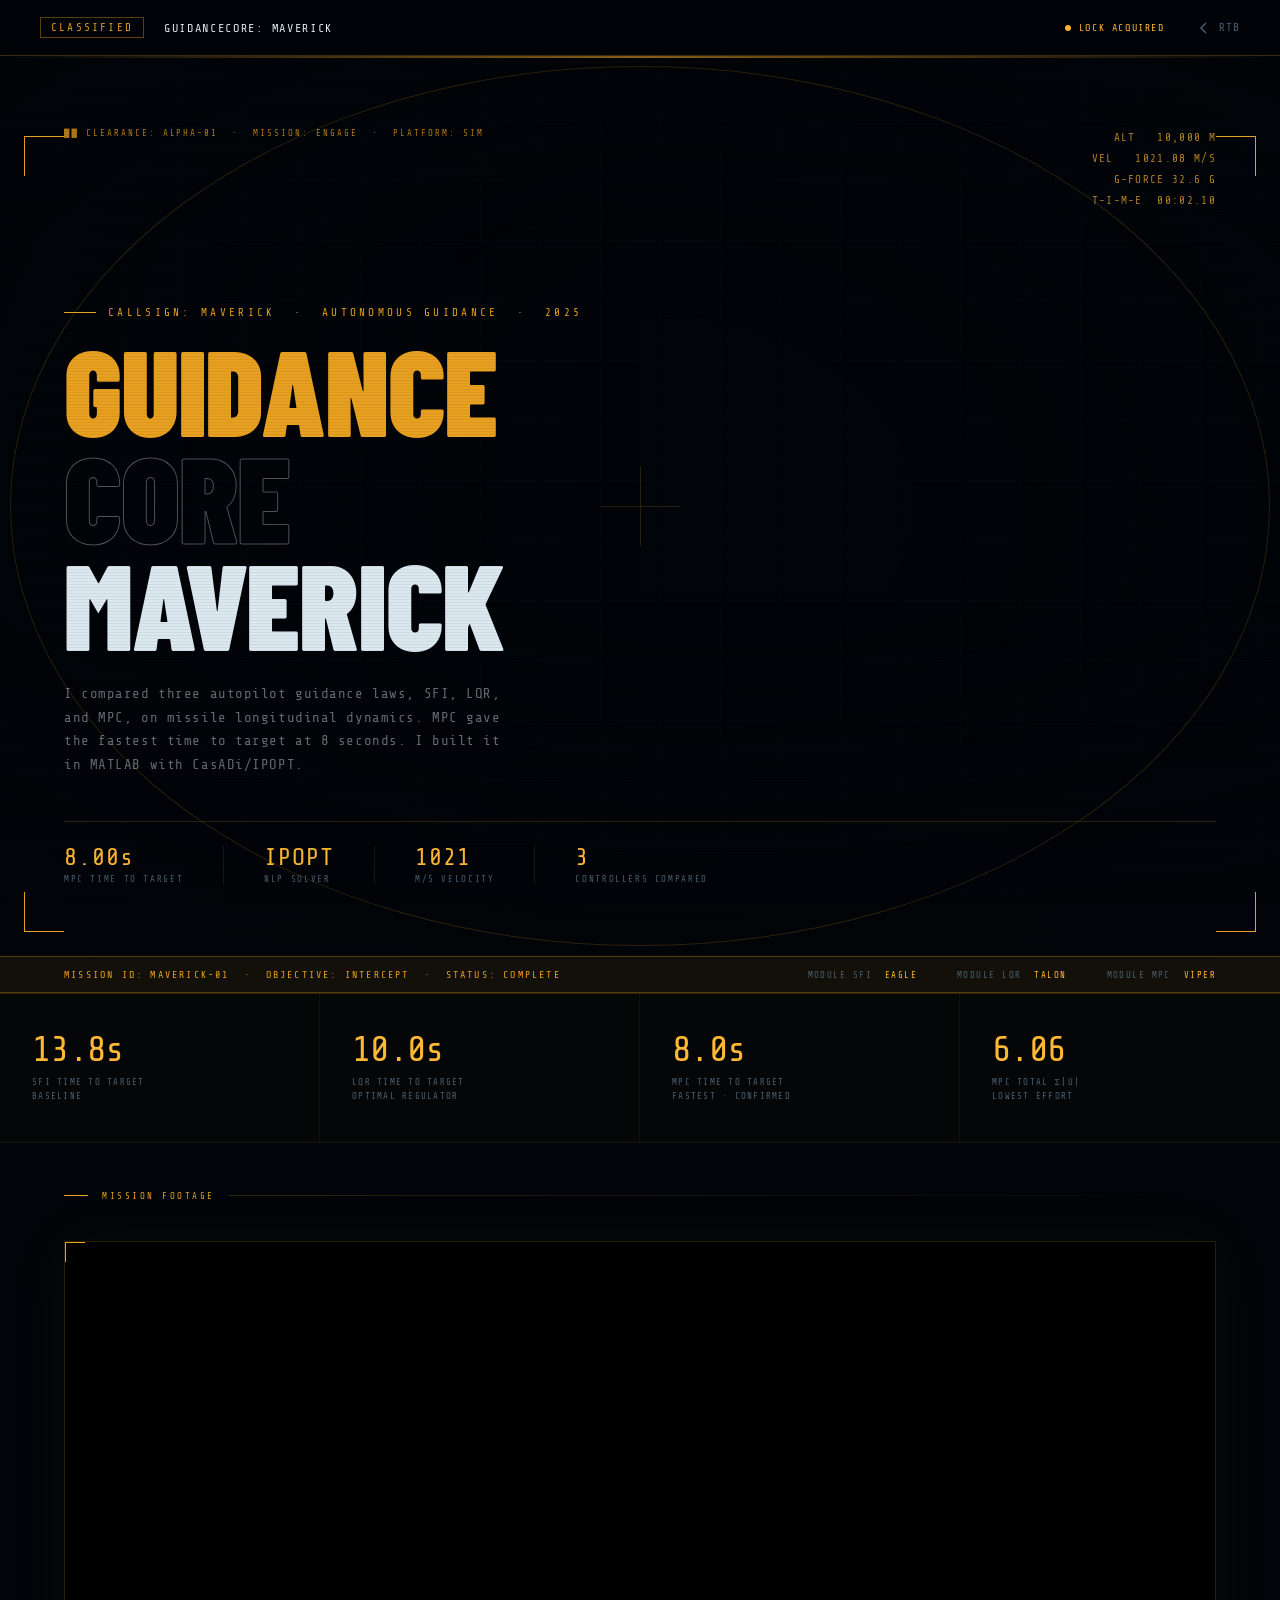
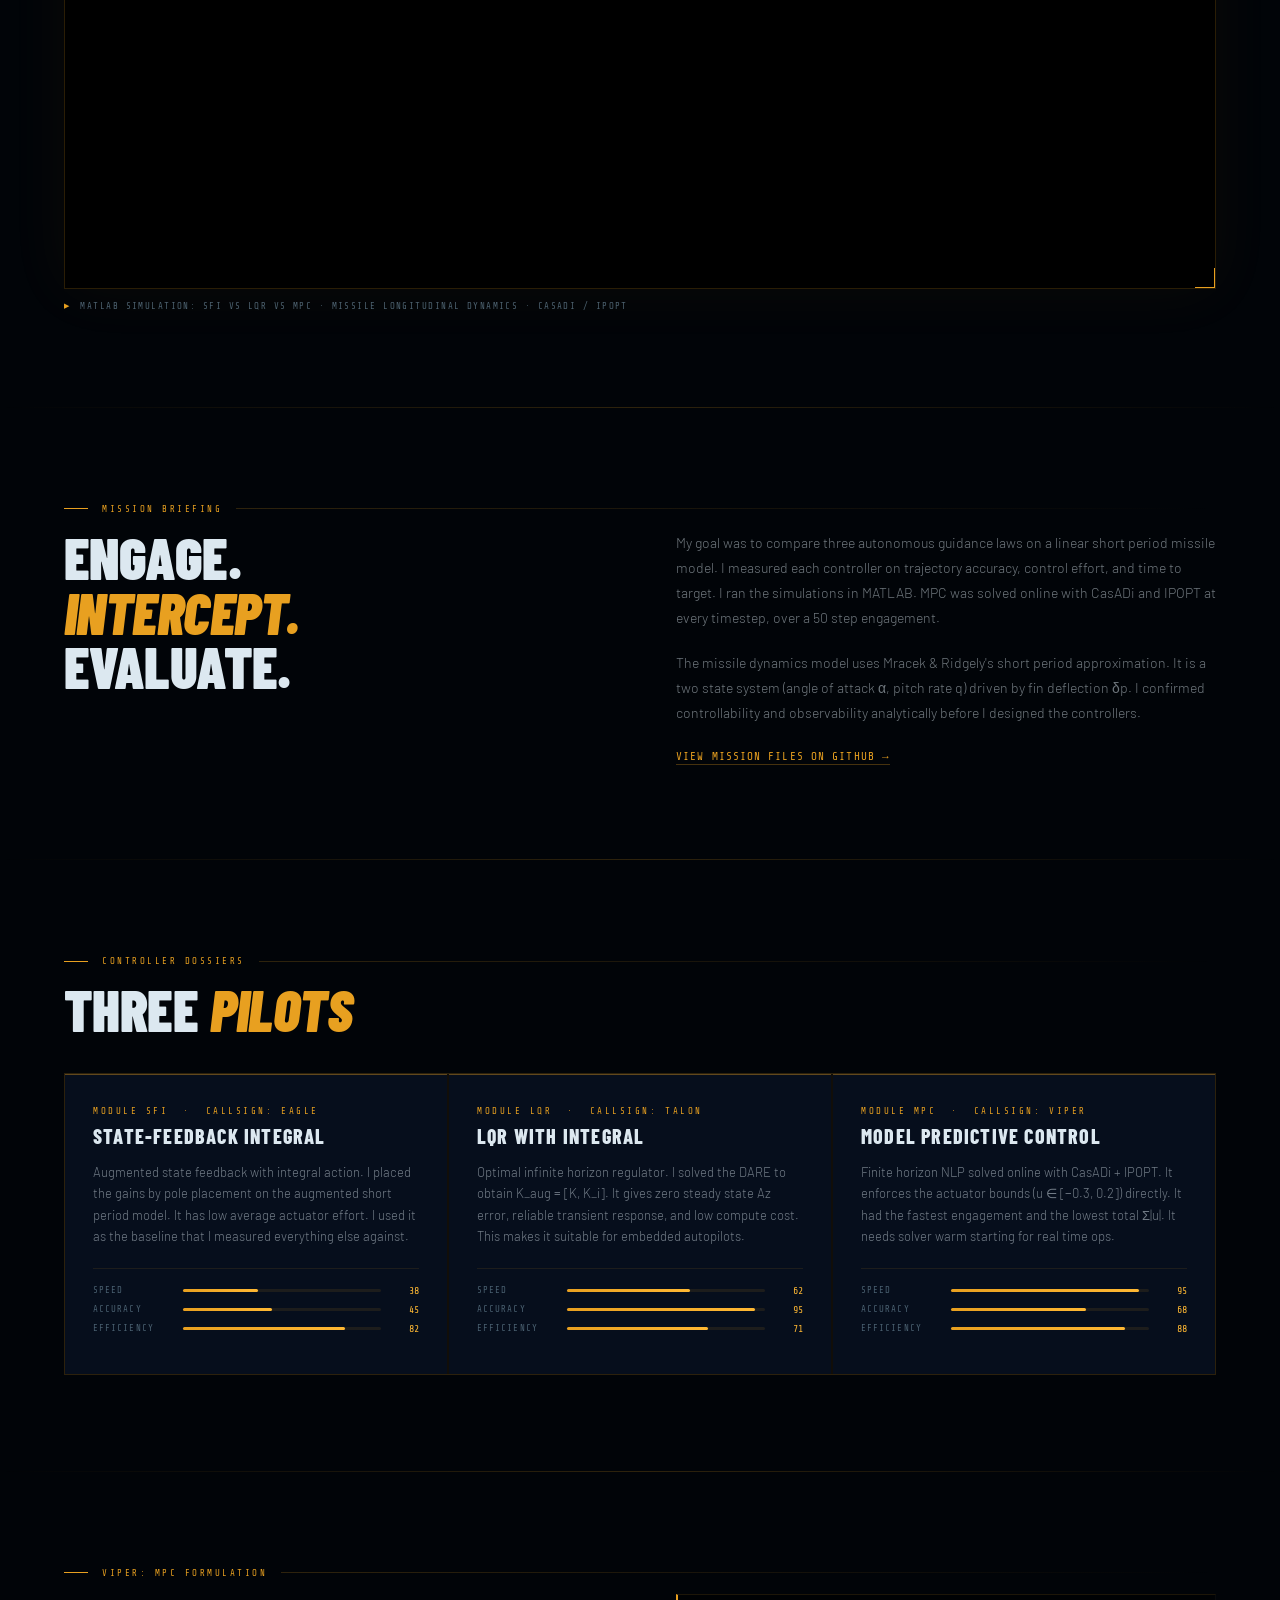
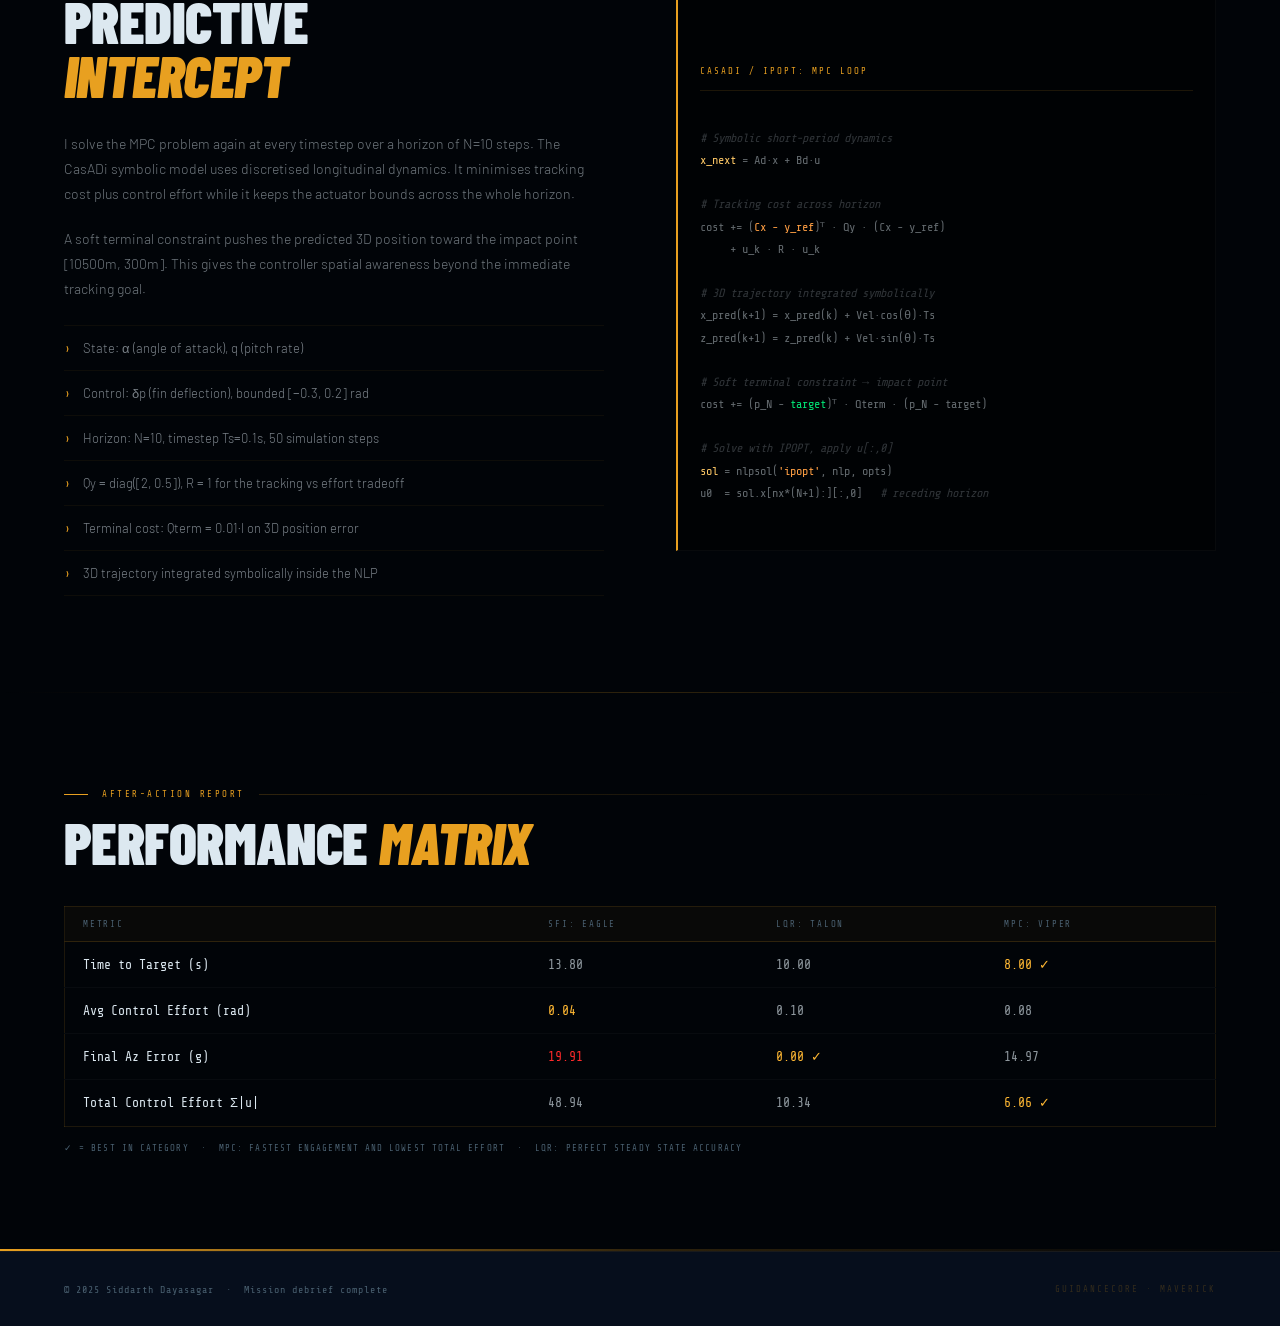
<file: projects/maverick.html>
<!DOCTYPE html>
<html lang="en">
<head>
<!-- Google tag (gtag.js) -->
<script async src="https://www.googletagmanager.com/gtag/js?id=G-Z48W53MRV3"></script>
<script>
  window.dataLayer = window.dataLayer || [];
  function gtag(){dataLayer.push(arguments);}
  gtag('js', new Date());

  gtag('config', 'G-Z48W53MRV3');
</script>

  <meta charset="UTF-8"/>
  <meta name="viewport" content="width=device-width, initial-scale=1.0"/>
  <title>GuidanceCore: MAVERICK</title>
  <link href="https://fonts.googleapis.com/css2?family=Share+Tech+Mono&family=Barlow+Condensed:wght@300;400;500;600;700;800;900&family=Barlow:wght@300;400;500&display=swap" rel="stylesheet"/>
  <style>
    *, *::before, *::after { box-sizing: border-box; margin: 0; padding: 0; }

    :root {
      --black:   #010408;
      --navy:    #040c18;
      --panel:   #060e1c;
      --panel2:  #081222;
      --amber:   #e8a020;
      --amber2:  #ffb833;
      --amber-dim: rgba(232,160,32,0.10);
      --amber-glow: rgba(232,160,32,0.22);
      --cyan:    #00e5ff;
      --cyan-dim: rgba(0,229,255,0.08);
      --red:     #ff2a2a;
      --green:   #00ff88;
      --white:   #dce8f0;
      --muted:   #4a6070;
      --mono:    'Share Tech Mono', 'JetBrains Mono', monospace;
      --display: 'Barlow Condensed', sans-serif;
      --body:    'Barlow', sans-serif;
    }

    html { scroll-behavior: smooth; }

    body {
      background: var(--black);
      color: var(--white);
      font-family: var(--body);
      font-weight: 300;
      overflow-x: hidden;
      -webkit-font-smoothing: antialiased;
    }

    a { color: inherit; text-decoration: none; }

    /* ── SCANLINES ───────────────────────────── */
    body::after {
      content: '';
      position: fixed; inset: 0; z-index: 999;
      background: repeating-linear-gradient(
        0deg,
        rgba(0,0,0,0.06) 0px,
        rgba(0,0,0,0.06) 1px,
        transparent 1px,
        transparent 3px
      );
      pointer-events: none;
    }

    /* ── AMBIENT GRID ────────────────────────── */
    body::before {
      content: '';
      position: fixed; inset: 0; z-index: 0;
      background-image:
        linear-gradient(rgba(0,229,255,0.025) 1px, transparent 1px),
        linear-gradient(90deg, rgba(0,229,255,0.025) 1px, transparent 1px);
      background-size: 60px 60px;
      pointer-events: none;
    }

    body > *:not(style) { position: relative; z-index: 1; }

    /* ── NAV ─────────────────────────────────── */
    nav {
      position: fixed; top: 0; left: 0; right: 0; z-index: 500;
      height: 56px;
      display: flex; align-items: center; justify-content: space-between;
      padding: 0 40px;
      background: rgba(1,4,8,0.85);
      backdrop-filter: blur(12px);
      border-bottom: 1px solid rgba(232,160,32,0.25);
    }

    .nav-left {
      display: flex; align-items: center; gap: 20px;
    }
    .nav-badge {
      font-family: var(--mono);
      font-size: 11px; letter-spacing: 0.2em; text-transform: uppercase;
      color: var(--amber);
      border: 1px solid rgba(232,160,32,0.4);
      padding: 3px 10px;
    }
    .nav-title {
      font-family: var(--mono);
      font-size: 12px; letter-spacing: 0.14em; text-transform: uppercase;
      color: var(--white);
    }

    /* animated lock indicator */
    .nav-lock {
      display: flex; align-items: center; gap: 8px;
      font-family: var(--mono); font-size: 10px; letter-spacing: 0.16em;
      text-transform: uppercase; color: var(--amber2);
    }
    .lock-dot {
      width: 6px; height: 6px; border-radius: 50%;
      background: var(--amber2);
      animation: lock-pulse 1.4s ease-in-out infinite;
    }
    @keyframes lock-pulse {
      0%,100% { opacity: 1; box-shadow: 0 0 6px var(--amber2); }
      50% { opacity: 0.4; box-shadow: none; }
    }

    .nav-back {
      font-family: var(--mono); font-size: 11px;
      color: var(--muted); letter-spacing: 0.1em;
      display: flex; align-items: center; gap: 8px;
      transition: color 0.2s;
    }
    .nav-back:hover { color: var(--amber); }

    /* ── HERO ────────────────────────────────── */
    .hero {
      position: relative; width: 100%;
      height: 100svh; min-height: 640px;
      overflow: hidden;
    }

    .hero-video-wrap {
      position: absolute; inset: 0; overflow: hidden;
    }
    .hero-video-wrap iframe {
      position: absolute;
      top: 50%; left: 50%;
      transform: translate(-50%, -50%);
      width: 100vw; height: 56.25vw;
      min-height: 100vh; min-width: 177.78vh;
      pointer-events: none;
      filter: brightness(0.28) saturate(0.5) sepia(0.3);
    }

    /* vignette + colour grade */
    .hero-overlay {
      position: absolute; inset: 0;
      background:
        radial-gradient(ellipse at center, transparent 30%, rgba(1,4,8,0.7) 100%),
        linear-gradient(to bottom, rgba(1,4,8,0.4) 0%, transparent 20%, transparent 60%, rgba(1,4,8,0.95) 100%),
        linear-gradient(to right, rgba(1,4,8,0.55) 0%, transparent 50%);
    }

    /* amber scan bar */
    .hero-scanbar {
      position: absolute; top: 0; left: 0; right: 0;
      height: 2px;
      background: linear-gradient(90deg, transparent, var(--amber), transparent);
      animation: scanbar 6s ease-in-out infinite;
      opacity: 0.6;
    }
    @keyframes scanbar {
      0%   { top: 0; opacity: 0; }
      5%   { opacity: 0.6; }
      95%  { opacity: 0.4; }
      100% { top: 100%; opacity: 0; }
    }

    /* HUD corner brackets */
    .hud-bracket {
      position: absolute; width: 40px; height: 40px;
    }
    .hud-bracket.tl { top: 80px; left: 24px;
      border-top: 1px solid var(--amber); border-left: 1px solid var(--amber); }
    .hud-bracket.tr { top: 80px; right: 24px;
      border-top: 1px solid var(--amber); border-right: 1px solid var(--amber); }
    .hud-bracket.bl { bottom: 24px; left: 24px;
      border-bottom: 1px solid var(--amber); border-left: 1px solid var(--amber); }
    .hud-bracket.br { bottom: 24px; right: 24px;
      border-bottom: 1px solid var(--amber); border-right: 1px solid var(--amber); }

    /* crosshair reticle */
    .reticle {
      position: absolute; top: 50%; left: 50%;
      transform: translate(-50%, -50%);
      width: 80px; height: 80px;
      opacity: 0.18;
    }
    .reticle::before, .reticle::after {
      content: ''; position: absolute;
      background: var(--amber);
    }
    .reticle::before { width: 1px; height: 100%; left: 50%; top: 0; }
    .reticle::after  { height: 1px; width: 100%; top: 50%; left: 0; }
    .reticle-ring {
      position: absolute; inset: 10px;
      border: 1px solid var(--amber);
      border-radius: 50%; opacity: 0.18;
    }

    .hero-content {
      position: absolute; inset: 0; z-index: 10;
      display: flex; flex-direction: column; justify-content: flex-end;
      padding: 0 64px 72px;
      max-width: 1400px; margin: 0 auto; left: 0; right: 0;
    }

    /* top-left classified tag */
    .hero-classified {
      position: absolute; top: 72px; left: 64px;
      font-family: var(--mono); font-size: 9px; font-weight: 400;
      letter-spacing: 0.22em; text-transform: uppercase;
      color: var(--amber); opacity: 0.75;
    }

    /* top-right telemetry HUD */
    .hero-hud-right {
      position: absolute; top: 72px; right: 64px;
      text-align: right;
    }
    .hud-readout {
      font-family: var(--mono); font-size: 11px;
      letter-spacing: 0.12em; text-transform: uppercase;
      color: var(--amber2); opacity: 0.7;
      line-height: 1.9;
    }
    .hud-readout .val { color: var(--amber2); opacity: 1; }

    .hero-callsign {
      font-family: var(--mono); font-size: 11px;
      letter-spacing: 0.3em; text-transform: uppercase;
      color: var(--amber); margin-bottom: 16px;
      display: flex; align-items: center; gap: 12px;
    }
    .hero-callsign::before {
      content: '';
      display: block; width: 32px; height: 1px;
      background: var(--amber);
    }

    .hero-title {
      font-family: var(--display);
      font-size: clamp(52px, 9.5vw, 138px);
      font-weight: 900; letter-spacing: -0.01em;
      line-height: 0.88; text-transform: uppercase;
      color: var(--white); margin-bottom: 6px;
    }
    .hero-title .amber { color: var(--amber); }
    .hero-title .outline {
      -webkit-text-stroke: 1px rgba(220,232,240,0.35);
      color: transparent;
    }

    .hero-sub {
      font-size: 14px; font-weight: 300;
      color: rgba(220,232,240,0.45);
      max-width: 440px; line-height: 1.7;
      margin: 20px 0 44px;
      font-family: var(--mono); letter-spacing: 0.04em;
    }

    /* bottom telemetry bar */
    .hero-telem {
      display: flex; gap: 0;
      border-top: 1px solid rgba(232,160,32,0.2);
      padding-top: 24px;
    }
    .telem-cell {
      padding-right: 40px; margin-right: 40px;
      border-right: 1px solid rgba(232,160,32,0.12);
    }
    .telem-cell:last-child { border-right: none; margin-right: 0; }
    .telem-val {
      font-family: var(--mono);
      font-size: 24px; font-weight: 400;
      color: var(--amber2); line-height: 1; margin-bottom: 4px;
      letter-spacing: 0.04em;
    }
    .telem-label {
      font-family: var(--mono); font-size: 9px; font-weight: 400;
      letter-spacing: 0.18em; text-transform: uppercase; color: var(--muted);
    }

    /* ── MISSION BANNER ──────────────────────── */
    .mission-banner {
      background: rgba(232,160,32,0.08);
      border-top: 1px solid rgba(232,160,32,0.3);
      border-bottom: 1px solid rgba(232,160,32,0.3);
      padding: 12px 64px;
      display: flex; align-items: center; justify-content: space-between;
    }
    .mission-banner-id {
      font-family: var(--mono); font-size: 10px; font-weight: 400;
      letter-spacing: 0.22em; text-transform: uppercase; color: var(--amber);
    }
    .mission-banner-right {
      display: flex; gap: 40px;
    }
    .mission-banner-item {
      font-family: var(--mono); font-size: 9px; font-weight: 400;
      letter-spacing: 0.16em; text-transform: uppercase; color: var(--muted);
    }
    .mission-banner-item span { color: var(--amber2); }

    /* ── DIVIDER ─────────────────────────────── */
    .divider {
      height: 1px;
      background: linear-gradient(90deg, transparent, rgba(232,160,32,0.2), transparent);
    }

    /* ── SECTIONS ────────────────────────────── */
    section {
      max-width: 1400px; margin: 0 auto;
      padding: 96px 64px;
    }

    .section-tag {
      font-family: var(--mono); font-size: 9px; font-weight: 400;
      letter-spacing: 0.28em; text-transform: uppercase;
      color: var(--amber); margin-bottom: 16px;
      display: flex; align-items: center; gap: 14px;
    }
    .section-tag::before {
      content: '';
      display: block; width: 24px; height: 1px; background: var(--amber);
    }
    .section-tag::after {
      content: '';
      flex: 1; height: 1px;
      background: linear-gradient(90deg, rgba(232,160,32,0.2), transparent);
    }

    .section-title {
      font-family: var(--display);
      font-size: clamp(34px, 4.5vw, 64px);
      font-weight: 900; text-transform: uppercase;
      letter-spacing: -0.01em; line-height: 0.95;
      color: var(--white); margin-bottom: 28px;
    }
    .section-title .amber { color: var(--amber); }
    .section-title .italic { font-style: italic; }

    .section-body {
      font-size: 14px; font-weight: 300;
      color: rgba(220,232,240,0.5); line-height: 1.8;
      max-width: 540px; font-family: var(--body);
    }

    .two-col {
      display: grid; grid-template-columns: 1fr 1fr;
      gap: 72px; align-items: start;
    }
    @media(max-width:900px) { .two-col { grid-template-columns: 1fr; gap: 48px; } }

    /* ── VIDEO ───────────────────────────────── */
    .video-section {
      max-width: 1400px; margin: 0 auto;
      padding: 0 64px 96px;
    }
    .video-wrap {
      position: relative; width: 100%;
      aspect-ratio: 16/9; background: #000; overflow: hidden;
      border: 1px solid rgba(232,160,32,0.18);
      box-shadow: 0 0 60px rgba(232,160,32,0.05), inset 0 0 40px rgba(0,0,0,0.5);
    }
    .video-wrap iframe {
      position: absolute; inset: 0; width: 100%; height: 100%; border: none;
    }
    /* amber corner overlays on video */
    .video-wrap::before, .video-wrap::after {
      content: ''; position: absolute; width: 20px; height: 20px; z-index: 2;
    }
    .video-wrap::before {
      top: 0; left: 0;
      border-top: 1px solid var(--amber); border-left: 1px solid var(--amber);
    }
    .video-wrap::after {
      bottom: 0; right: 0;
      border-bottom: 1px solid var(--amber); border-right: 1px solid var(--amber);
    }
    .video-caption {
      margin-top: 12px;
      font-family: var(--mono); font-size: 9px;
      letter-spacing: 0.16em; text-transform: uppercase; color: var(--muted);
      display: flex; align-items: center; gap: 10px;
    }
    .video-caption::before { content: '▶'; color: var(--amber); font-size: 7px; }

    /* ── DOSSIER CARDS (controller modules) ──── */
    .dossier-grid {
      display: grid; grid-template-columns: 1fr 1fr 1fr;
      gap: 2px; background: rgba(232,160,32,0.07);
      border: 1px solid rgba(232,160,32,0.12);
    }
    @media(max-width:900px) { .dossier-grid { grid-template-columns: 1fr; } }

    .dossier-card {
      background: var(--panel); padding: 32px 28px;
      position: relative; overflow: hidden;
      transition: background 0.2s;
    }
    .dossier-card:hover { background: var(--panel2); }
    .dossier-card::before {
      content: '';
      position: absolute; top: 0; left: 0; right: 0;
      height: 1px; background: var(--amber); opacity: 0.4;
    }

    .dossier-callsign {
      font-family: var(--mono); font-size: 9px; font-weight: 400;
      letter-spacing: 0.28em; text-transform: uppercase;
      color: var(--amber); margin-bottom: 8px;
    }
    .dossier-title {
      font-family: var(--display);
      font-size: 20px; font-weight: 800;
      letter-spacing: 0.06em; text-transform: uppercase;
      color: var(--white); margin-bottom: 14px;
    }
    .dossier-body {
      font-size: 13px; font-weight: 300;
      color: rgba(220,232,240,0.5); line-height: 1.65;
    }

    /* performance rating bar */
    .rating-row {
      margin-top: 20px; padding-top: 16px;
      border-top: 1px solid rgba(232,160,32,0.1);
    }
    .rating-item {
      display: flex; align-items: center; gap: 10px;
      margin-bottom: 8px;
    }
    .rating-label {
      font-family: var(--mono); font-size: 9px;
      letter-spacing: 0.12em; text-transform: uppercase;
      color: var(--muted); width: 80px; flex-shrink: 0;
    }
    .rating-bar {
      flex: 1; height: 3px; background: rgba(232,160,32,0.1); border-radius: 2px;
    }
    .rating-fill {
      height: 100%; border-radius: 2px;
      background: linear-gradient(90deg, var(--amber), var(--amber2));
    }
    .rating-val {
      font-family: var(--mono); font-size: 10px;
      color: var(--amber2); width: 28px; text-align: right; flex-shrink: 0;
    }

    /* ── PERFORMANCE MATRIX ──────────────────── */
    .perf-matrix {
      width: 100%; border-collapse: collapse;
      border: 1px solid rgba(232,160,32,0.12);
    }
    .perf-matrix th {
      font-family: var(--mono); font-size: 9px; font-weight: 400;
      letter-spacing: 0.2em; text-transform: uppercase;
      color: var(--muted); text-align: left;
      padding: 12px 18px;
      background: rgba(232,160,32,0.04);
      border-bottom: 1px solid rgba(232,160,32,0.2);
    }
    .perf-matrix td {
      padding: 15px 18px;
      font-family: var(--mono); font-size: 13px;
      color: rgba(220,232,240,0.65);
      border-bottom: 1px solid rgba(255,255,255,0.03);
    }
    .perf-matrix tr:last-child td { border-bottom: none; }
    .perf-matrix td:first-child { color: var(--white); }
    .perf-matrix .best { color: var(--amber2); }
    .perf-matrix .warn { color: var(--red); }

    /* ── CODE BLOCK ──────────────────────────── */
    .code-block {
      font-family: var(--mono); font-size: 12px;
      line-height: 1.85; color: rgba(220,232,240,0.45);
      white-space: pre; overflow-x: auto;
      padding: 24px 22px;
      background: rgba(0,0,0,0.4);
      border-left: 2px solid var(--amber);
      border-top: 1px solid rgba(232,160,32,0.12);
      border-right: 1px solid rgba(255,255,255,0.03);
      border-bottom: 1px solid rgba(255,255,255,0.03);
    }
    .code-title {
      font-size: 9px; font-weight: 400;
      letter-spacing: 0.22em; text-transform: uppercase;
      color: var(--amber); margin-bottom: 14px;
      padding-bottom: 10px;
      border-bottom: 1px solid rgba(232,160,32,0.12);
    }
    .hl  { color: #ffc966; }
    .hl2 { color: #ff9f43; }
    .hl3 { color: #00e676; }
    .cm  { color: rgba(220,232,240,0.22); font-style: italic; }

    /* ── DETAIL LIST ─────────────────────────── */
    .detail-list { list-style: none; padding: 0; }
    .detail-list li {
      display: flex; align-items: baseline; gap: 12px;
      padding: 14px 0;
      border-bottom: 1px solid rgba(232,160,32,0.06);
      font-size: 13px; font-weight: 300;
      color: rgba(220,232,240,0.55);
      font-family: var(--body);
    }
    .detail-list li::before {
      content: '›'; color: var(--amber); flex-shrink: 0;
      font-family: var(--mono); font-size: 13px;
    }
    .detail-list li:first-child { border-top: 1px solid rgba(232,160,32,0.06); }

    /* ── COUNTDOWN-STYLE METRICS ─────────────── */
    .metrics-strip {
      display: grid; grid-template-columns: repeat(4,1fr);
      border-top: 1px solid rgba(232,160,32,0.2);
      border-bottom: 1px solid rgba(232,160,32,0.1);
      background: rgba(232,160,32,0.02);
    }
    @media(max-width:700px) { .metrics-strip { grid-template-columns: repeat(2,1fr); } }

    .metric-cell {
      padding: 38px 32px;
      border-right: 1px solid rgba(232,160,32,0.08);
      position: relative;
    }
    .metric-cell:last-child { border-right: none; }
    .metric-cell::after {
      content: '';
      position: absolute; top: 0; left: 0;
      width: 2px; height: 100%; background: transparent;
      transition: background 0.3s;
    }
    .metric-cell:hover::after { background: var(--amber); }
    .metric-num {
      font-family: var(--mono);
      font-size: 36px; font-weight: 400;
      letter-spacing: -0.02em; color: var(--amber2);
      line-height: 1; margin-bottom: 8px;
    }
    .metric-desc {
      font-family: var(--mono); font-size: 9px; font-weight: 400;
      letter-spacing: 0.14em; text-transform: uppercase;
      color: var(--muted); line-height: 1.55;
    }

    /* ── FOOTER ──────────────────────────────── */
    .footer-amber-bar {
      height: 2px;
      background: linear-gradient(90deg, var(--amber), rgba(232,160,32,0.2), transparent);
    }
    footer {
      background: var(--panel);
      border-top: 1px solid rgba(232,160,32,0.08);
      padding: 32px 64px;
      display: flex; align-items: center; justify-content: space-between;
    }
    .footer-copy {
      font-family: var(--mono); font-size: 10px; font-weight: 400;
      color: var(--muted); letter-spacing: 0.1em;
    }
    .footer-tag {
      font-family: var(--mono); font-size: 9px; font-weight: 400;
      letter-spacing: 0.22em; text-transform: uppercase;
      color: rgba(232,160,32,0.2);
    }

    /* ── LINKS ───────────────────────────────── */
    .amber-link {
      font-family: var(--mono); font-size: 11px;
      letter-spacing: 0.1em; color: var(--amber);
      border-bottom: 1px solid rgba(232,160,32,0.3);
      padding-bottom: 1px;
      transition: border-color 0.2s, color 0.2s;
    }
    .amber-link:hover { color: var(--amber2); border-color: var(--amber2); }

    @media(max-width:768px) {
      nav { padding: 0 20px; }
      .hero-content { padding: 0 20px 52px; }
      .hero-classified, .hero-hud-right { display: none; }
      .hero-telem { flex-wrap: wrap; gap: 24px; }
      .telem-cell { border-right: none; margin-right: 0; padding-right: 0; }
      .hud-bracket { display: none; }
      .reticle, .reticle-ring { display: none; }
      section { padding: 64px 20px; }
      .video-section { padding: 0 20px 64px; }
      .mission-banner { padding: 10px 20px; flex-direction: column; gap: 8px; }
      footer { padding: 28px 20px; flex-direction: column; gap: 10px; }
    }
  </style>
</head>
<body>

<!-- ── NAV ───────────────────────────────────── -->
<nav>
  <div class="nav-left">
    <span class="nav-badge">CLASSIFIED</span>
    <span class="nav-title">GuidanceCore: MAVERICK</span>
  </div>
  <div style="display:flex; align-items:center; gap:32px">
    <div class="nav-lock"><span class="lock-dot"></span>LOCK ACQUIRED</div>
    <a href="../index.html" class="nav-back">
      <svg width="14" height="14" viewBox="0 0 14 14" fill="none" stroke="currentColor" stroke-width="1.5">
        <path d="M9 2L4 7l5 5"/>
      </svg>
      RTB
    </a>
  </div>
</nav>

<!-- ── HERO ──────────────────────────────────── -->
<div class="hero">
  <div class="hero-video-wrap">
    <iframe
      title="GuidanceCore: MAVERICK"
      src="https://www.youtube.com/embed/nJwKAhgWHOc?autoplay=1&mute=1&loop=1&controls=0&rel=0&modestbranding=1&playlist=nJwKAhgWHOc"
      frameborder="0"
      allow="autoplay; encrypted-media; picture-in-picture"
      allowfullscreen
    ></iframe>
  </div>
  <div class="hero-overlay"></div>
  <div class="hero-scanbar"></div>

  <!-- HUD brackets -->
  <div class="hud-bracket tl"></div>
  <div class="hud-bracket tr"></div>
  <div class="hud-bracket bl"></div>
  <div class="hud-bracket br"></div>

  <!-- reticle -->
  <div class="reticle"></div>
  <div class="reticle-ring"></div>

  <!-- classified tag -->
  <div class="hero-classified">
    ██ CLEARANCE: ALPHA-01 &nbsp;·&nbsp; MISSION: ENGAGE &nbsp;·&nbsp; PLATFORM: SIM
  </div>

  <!-- top-right HUD readout -->
  <div class="hero-hud-right">
    <div class="hud-readout">
      ALT &nbsp;&nbsp;<span class="val">10,000</span> M<br/>
      VEL &nbsp;&nbsp;<span class="val">1021.08</span> M/S<br/>
      G-FORCE <span class="val">32.6</span> G<br/>
      T-I-M-E &nbsp;<span class="val" id="tof">00:08.00</span>
    </div>
  </div>

  <div class="hero-content">
    <div class="hero-callsign">Callsign: MAVERICK &nbsp;·&nbsp; Autonomous Guidance &nbsp;·&nbsp; 2025</div>
    <h1 class="hero-title">
      <span class="amber">Guidance</span><br/>
      <span class="outline">Core</span><br/>
      Maverick
    </h1>
    <p class="hero-sub">
      I compared three autopilot guidance laws, SFI, LQR, and MPC, on
      missile longitudinal dynamics. MPC gave the fastest time to target
      at 8 seconds. I built it in MATLAB with CasADi/IPOPT.
    </p>
    <div class="hero-telem">
      <div class="telem-cell">
        <div class="telem-val">8.00s</div>
        <div class="telem-label">MPC Time to Target</div>
      </div>
      <div class="telem-cell">
        <div class="telem-val">IPOPT</div>
        <div class="telem-label">NLP Solver</div>
      </div>
      <div class="telem-cell">
        <div class="telem-val">1021</div>
        <div class="telem-label">M/S Velocity</div>
      </div>
      <div class="telem-cell">
        <div class="telem-val">3</div>
        <div class="telem-label">Controllers Compared</div>
      </div>
    </div>
  </div>
</div>

<!-- ── MISSION BANNER ────────────────────────── -->
<div class="mission-banner">
  <span class="mission-banner-id">MISSION ID: MAVERICK-01 &nbsp;·&nbsp; OBJECTIVE: INTERCEPT &nbsp;·&nbsp; STATUS: COMPLETE</span>
  <div class="mission-banner-right">
    <div class="mission-banner-item">MODULE SFI &nbsp;<span>EAGLE</span></div>
    <div class="mission-banner-item">MODULE LQR &nbsp;<span>TALON</span></div>
    <div class="mission-banner-item">MODULE MPC &nbsp;<span>VIPER</span></div>
  </div>
</div>

<!-- ── METRICS ────────────────────────────────── -->
<div class="metrics-strip">
  <div class="metric-cell">
    <div class="metric-num">13.8s</div>
    <div class="metric-desc">SFI time to target<br/>baseline</div>
  </div>
  <div class="metric-cell">
    <div class="metric-num">10.0s</div>
    <div class="metric-desc">LQR time to target<br/>optimal regulator</div>
  </div>
  <div class="metric-cell">
    <div class="metric-num">8.0s</div>
    <div class="metric-desc">MPC time to target<br/>fastest · confirmed</div>
  </div>
  <div class="metric-cell">
    <div class="metric-num">6.06</div>
    <div class="metric-desc">MPC total Σ|u|<br/>lowest effort</div>
  </div>
</div>

<!-- ── VIDEO ──────────────────────────────────── -->
<div class="video-section" style="padding-top:0">
  <div style="max-width:1400px; margin:0 auto; padding:48px 0 24px">
    <div class="section-tag">Mission footage</div>
  </div>
  <div class="video-wrap">
    <iframe 
            width="100%" 
            height="380" 
            src="https://www.youtube.com/embed/UJg14tBe5wE?autoplay=1&mute=1&loop=1&controls=1&playlist=UJg14tBe5wE"
            title="YouTube video player"
            frameborder="0"
            allow="accelerometer; autoplay; clipboard-write; encrypted-media; gyroscope; picture-in-picture; web-share"
            allowfullscreen>
    </iframe>
    
  </div>
  <div class="video-caption">MATLAB simulation: SFI vs LQR vs MPC · Missile longitudinal dynamics · CasADi / IPOPT</div>
</div>

<div class="divider"></div>

<!-- ── MISSION BRIEFING ───────────────────────── -->
<section>
  <div class="section-tag">Mission briefing</div>
  <div class="two-col">
    <div>
      <h2 class="section-title">Engage.<br/><span class="italic amber">Intercept.</span><br/>Evaluate.</h2>
    </div>
    <div>
      <p class="section-body">
        My goal was to compare three autonomous guidance laws on a linear
        short period missile model. I measured each controller on trajectory
        accuracy, control effort, and time to target. I ran the simulations
        in MATLAB. MPC was solved online with CasADi and IPOPT at every
        timestep, over a 50 step engagement.
      </p>
      <br/>
      <p class="section-body">
        The missile dynamics model uses Mracek & Ridgely's short period
        approximation. It is a two state system (angle of attack α, pitch rate q)
        driven by fin deflection δp. I confirmed controllability and observability
        analytically before I designed the controllers.
      </p>
      <br/>
      <a href="https://github.com/siddarth09/Guidance_Core_Maverick" target="_blank" class="amber-link">
        VIEW MISSION FILES ON GITHUB →
      </a>
    </div>
  </div>
</section>

<div class="divider"></div>

<!-- ── CONTROLLER DOSSIERS ───────────────────── -->
<section>
  <div class="section-tag">Controller dossiers</div>
  <h2 class="section-title" style="margin-bottom:36px">
    Three <span class="italic amber">Pilots</span>
  </h2>

  <div class="dossier-grid">

    <!-- SFI -->
    <div class="dossier-card">
      <div class="dossier-callsign">Module SFI &nbsp;·&nbsp; Callsign: EAGLE</div>
      <div class="dossier-title">State-Feedback Integral</div>
      <div class="dossier-body">
        Augmented state feedback with integral action. I placed the gains by
        pole placement on the augmented short period model. It has low average
        actuator effort. I used it as the baseline that I measured everything
        else against.
      </div>
      <div class="rating-row">
        <div class="rating-item">
          <span class="rating-label">Speed</span>
          <div class="rating-bar"><div class="rating-fill" style="width:38%"></div></div>
          <span class="rating-val">38</span>
        </div>
        <div class="rating-item">
          <span class="rating-label">Accuracy</span>
          <div class="rating-bar"><div class="rating-fill" style="width:45%"></div></div>
          <span class="rating-val">45</span>
        </div>
        <div class="rating-item">
          <span class="rating-label">Efficiency</span>
          <div class="rating-bar"><div class="rating-fill" style="width:82%"></div></div>
          <span class="rating-val">82</span>
        </div>
      </div>
    </div>

    <!-- LQR -->
    <div class="dossier-card">
      <div class="dossier-callsign">Module LQR &nbsp;·&nbsp; Callsign: TALON</div>
      <div class="dossier-title">LQR with Integral</div>
      <div class="dossier-body">
        Optimal infinite horizon regulator. I solved the DARE to obtain
        K_aug = [K, K_i]. It gives zero steady state Az error, reliable
        transient response, and low compute cost. This makes it suitable
        for embedded autopilots.
      </div>
      <div class="rating-row">
        <div class="rating-item">
          <span class="rating-label">Speed</span>
          <div class="rating-bar"><div class="rating-fill" style="width:62%"></div></div>
          <span class="rating-val">62</span>
        </div>
        <div class="rating-item">
          <span class="rating-label">Accuracy</span>
          <div class="rating-bar"><div class="rating-fill" style="width:95%"></div></div>
          <span class="rating-val">95</span>
        </div>
        <div class="rating-item">
          <span class="rating-label">Efficiency</span>
          <div class="rating-bar"><div class="rating-fill" style="width:71%"></div></div>
          <span class="rating-val">71</span>
        </div>
      </div>
    </div>

    <!-- MPC -->
    <div class="dossier-card">
      <div class="dossier-callsign">Module MPC &nbsp;·&nbsp; Callsign: VIPER</div>
      <div class="dossier-title">Model Predictive Control</div>
      <div class="dossier-body">
        Finite horizon NLP solved online with CasADi + IPOPT. It enforces
        the actuator bounds (u ∈ [−0.3, 0.2]) directly. It had the fastest
        engagement and the lowest total Σ|u|. It needs solver warm starting
        for real time ops.
      </div>
      <div class="rating-row">
        <div class="rating-item">
          <span class="rating-label">Speed</span>
          <div class="rating-bar"><div class="rating-fill" style="width:95%"></div></div>
          <span class="rating-val">95</span>
        </div>
        <div class="rating-item">
          <span class="rating-label">Accuracy</span>
          <div class="rating-bar"><div class="rating-fill" style="width:68%"></div></div>
          <span class="rating-val">68</span>
        </div>
        <div class="rating-item">
          <span class="rating-label">Efficiency</span>
          <div class="rating-bar"><div class="rating-fill" style="width:88%"></div></div>
          <span class="rating-val">88</span>
        </div>
      </div>
    </div>

  </div>
</section>

<div class="divider"></div>

<!-- ── MPC FORMULATION ────────────────────────── -->
<section>
  <div class="section-tag">Viper: MPC Formulation</div>
  <div class="two-col">
    <div>
      <h2 class="section-title">Predictive<br/><span class="italic amber">Intercept</span></h2>
      <p class="section-body">
        I solve the MPC problem again at every timestep over a horizon of
        N=10 steps. The CasADi symbolic model uses discretised longitudinal
        dynamics. It minimises tracking cost plus control effort while it keeps
        the actuator bounds across the whole horizon.
      </p>
      <br/>
      <p class="section-body">
        A soft terminal constraint pushes the predicted 3D position toward
        the impact point [10500m, 300m]. This gives the controller spatial
        awareness beyond the immediate tracking goal.
      </p>

      <ul class="detail-list" style="margin-top:24px">
        <li>State: α (angle of attack), q (pitch rate)</li>
        <li>Control: δp (fin deflection), bounded [−0.3, 0.2] rad</li>
        <li>Horizon: N=10, timestep Ts=0.1s, 50 simulation steps</li>
        <li>Qy = diag([2, 0.5]), R = 1 for the tracking vs effort tradeoff</li>
        <li>Terminal cost: Qterm = 0.01·I on 3D position error</li>
        <li>3D trajectory integrated symbolically inside the NLP</li>
      </ul>
    </div>

    <div>
      <div class="code-block">
        <div class="code-title">CasADi / IPOPT: MPC Loop</div>
<span class="cm"># Symbolic short-period dynamics</span>
<span class="hl">x_next</span> = Ad·x + Bd·u

<span class="cm"># Tracking cost across horizon</span>
cost += (<span class="hl2">Cx - y_ref</span>)ᵀ · Qy · (Cx - y_ref)
     + u_k · R · u_k

<span class="cm"># 3D trajectory integrated symbolically</span>
x_pred(k+1) = x_pred(k) + Vel·cos(θ)·Ts
z_pred(k+1) = z_pred(k) + Vel·sin(θ)·Ts

<span class="cm"># Soft terminal constraint → impact point</span>
cost += (p_N - <span class="hl3">target</span>)ᵀ · Qterm · (p_N - target)

<span class="cm"># Solve with IPOPT, apply u[:,0]</span>
<span class="hl">sol</span> = nlpsol(<span class="hl2">'ipopt'</span>, nlp, opts)
u0  = sol.x[nx*(N+1):][:,0]   <span class="cm"># receding horizon</span>
      </div>
    </div>
  </div>
</section>

<div class="divider"></div>

<!-- ── PERFORMANCE TABLE ──────────────────────── -->
<section>
  <div class="section-tag">After-action report</div>
  <h2 class="section-title" style="margin-bottom:36px">
    Performance <span class="italic amber">Matrix</span>
  </h2>

  <table class="perf-matrix">
    <thead>
      <tr>
        <th>Metric</th>
        <th>SFI: Eagle</th>
        <th>LQR: Talon</th>
        <th>MPC: Viper</th>
      </tr>
    </thead>
    <tbody>
      <tr>
        <td>Time to Target (s)</td>
        <td>13.80</td>
        <td>10.00</td>
        <td class="best">8.00 ✓</td>
      </tr>
      <tr>
        <td>Avg Control Effort (rad)</td>
        <td class="best">0.04</td>
        <td>0.10</td>
        <td>0.08</td>
      </tr>
      <tr>
        <td>Final Az Error (g)</td>
        <td class="warn">19.91</td>
        <td class="best">0.00 ✓</td>
        <td>14.97</td>
      </tr>
      <tr>
        <td>Total Control Effort Σ|u|</td>
        <td>48.94</td>
        <td>10.34</td>
        <td class="best">6.06 ✓</td>
      </tr>
    </tbody>
  </table>

  <p style="margin-top:16px; font-family:var(--mono); font-size:9px; letter-spacing:0.12em; color:var(--muted); text-transform:uppercase">
    ✓ = best in category &nbsp;·&nbsp; MPC: fastest engagement and lowest total effort &nbsp;·&nbsp; LQR: perfect steady state accuracy
  </p>
</section>

<!-- ── FOOTER ─────────────────────────────────── -->
<div class="footer-amber-bar"></div>
<footer>
  <span class="footer-copy">© 2025 Siddarth Dayasagar &nbsp;·&nbsp; Mission debrief complete</span>
  <span class="footer-tag">GuidanceCore · MAVERICK</span>
</footer>

<!-- ── LIVE TELEMETRY COUNTER ─────────────────── -->
<script>
  // Animate the time-of-flight readout in hero HUD
  let t = 0;
  const tofEl = document.getElementById('tof');
  if (tofEl) {
    setInterval(() => {
      t += 0.1;
      if (t > 15) t = 0;
      const secs = t.toFixed(1);
      const [s, ms] = secs.split('.');
      tofEl.textContent = `00:${s.padStart(2,'0')}.${ms}0`;
    }, 100);
  }
</script>

</body>
</html>
</file>
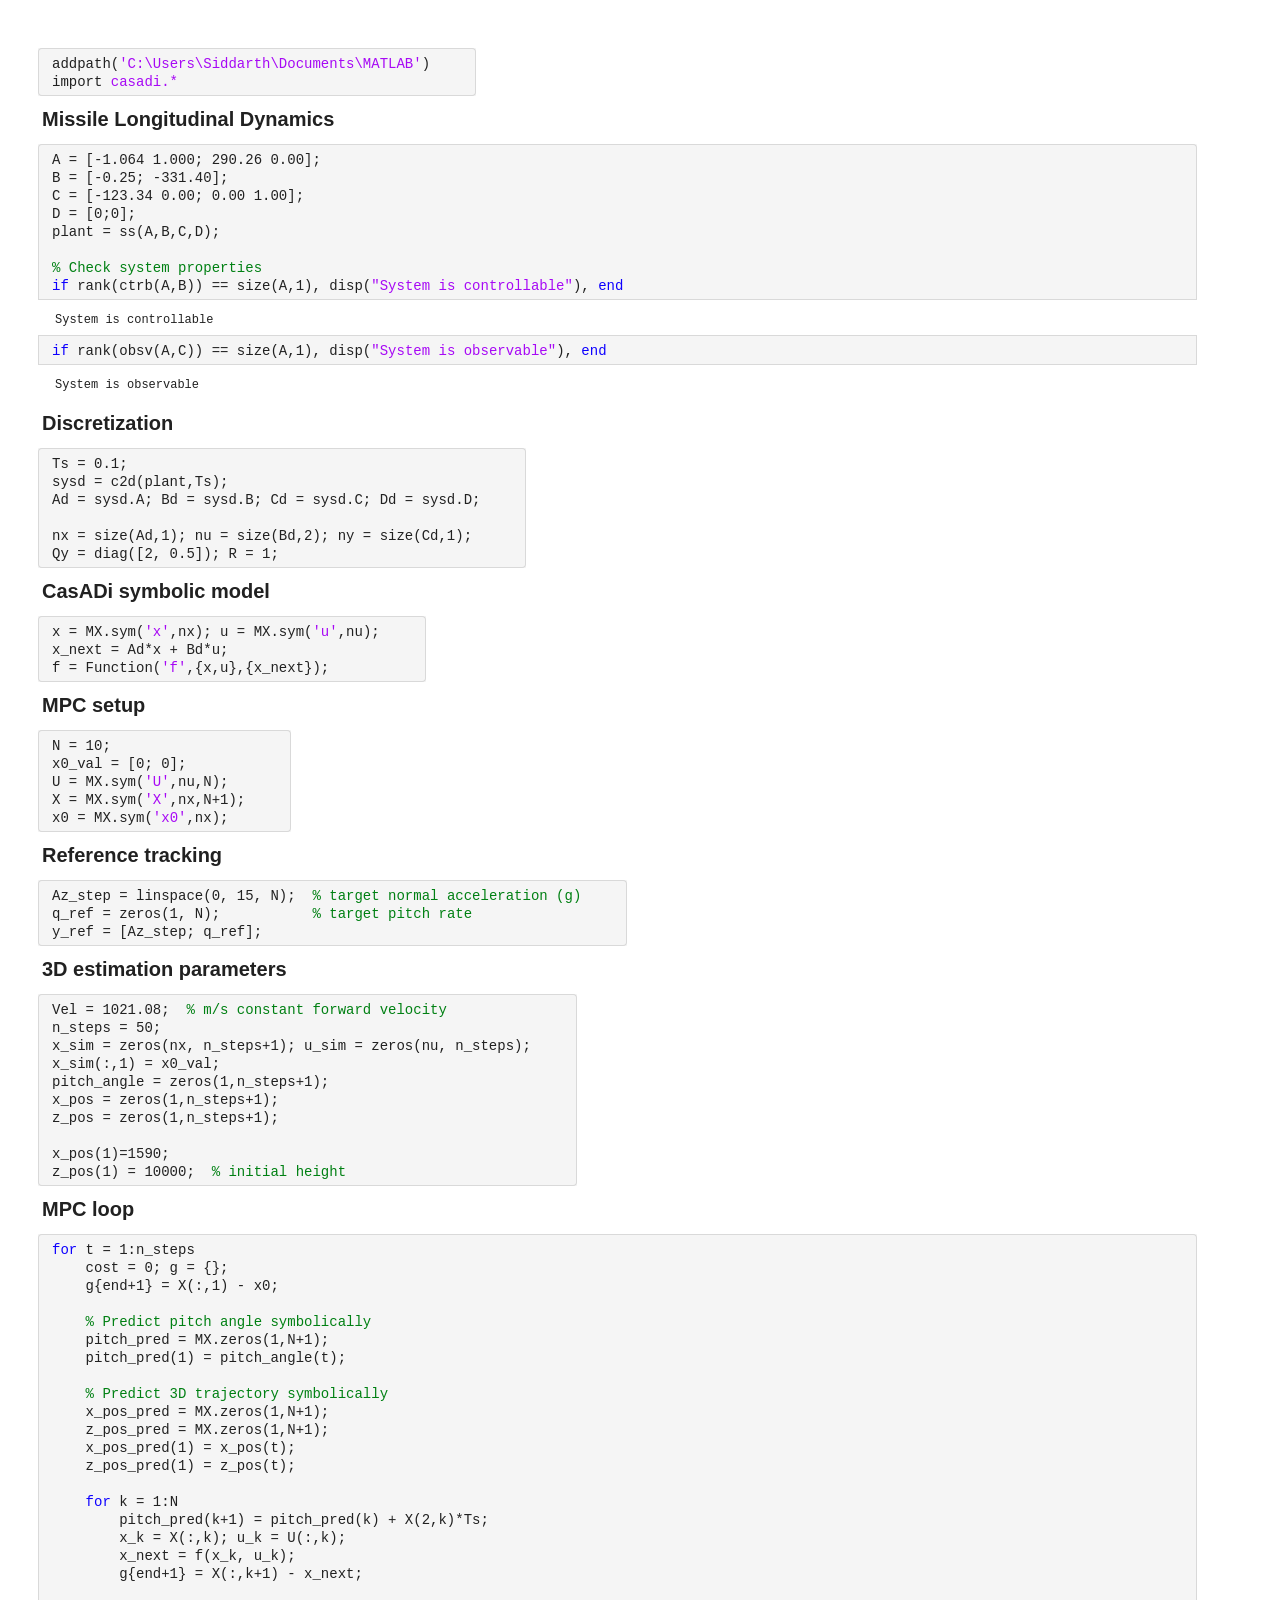
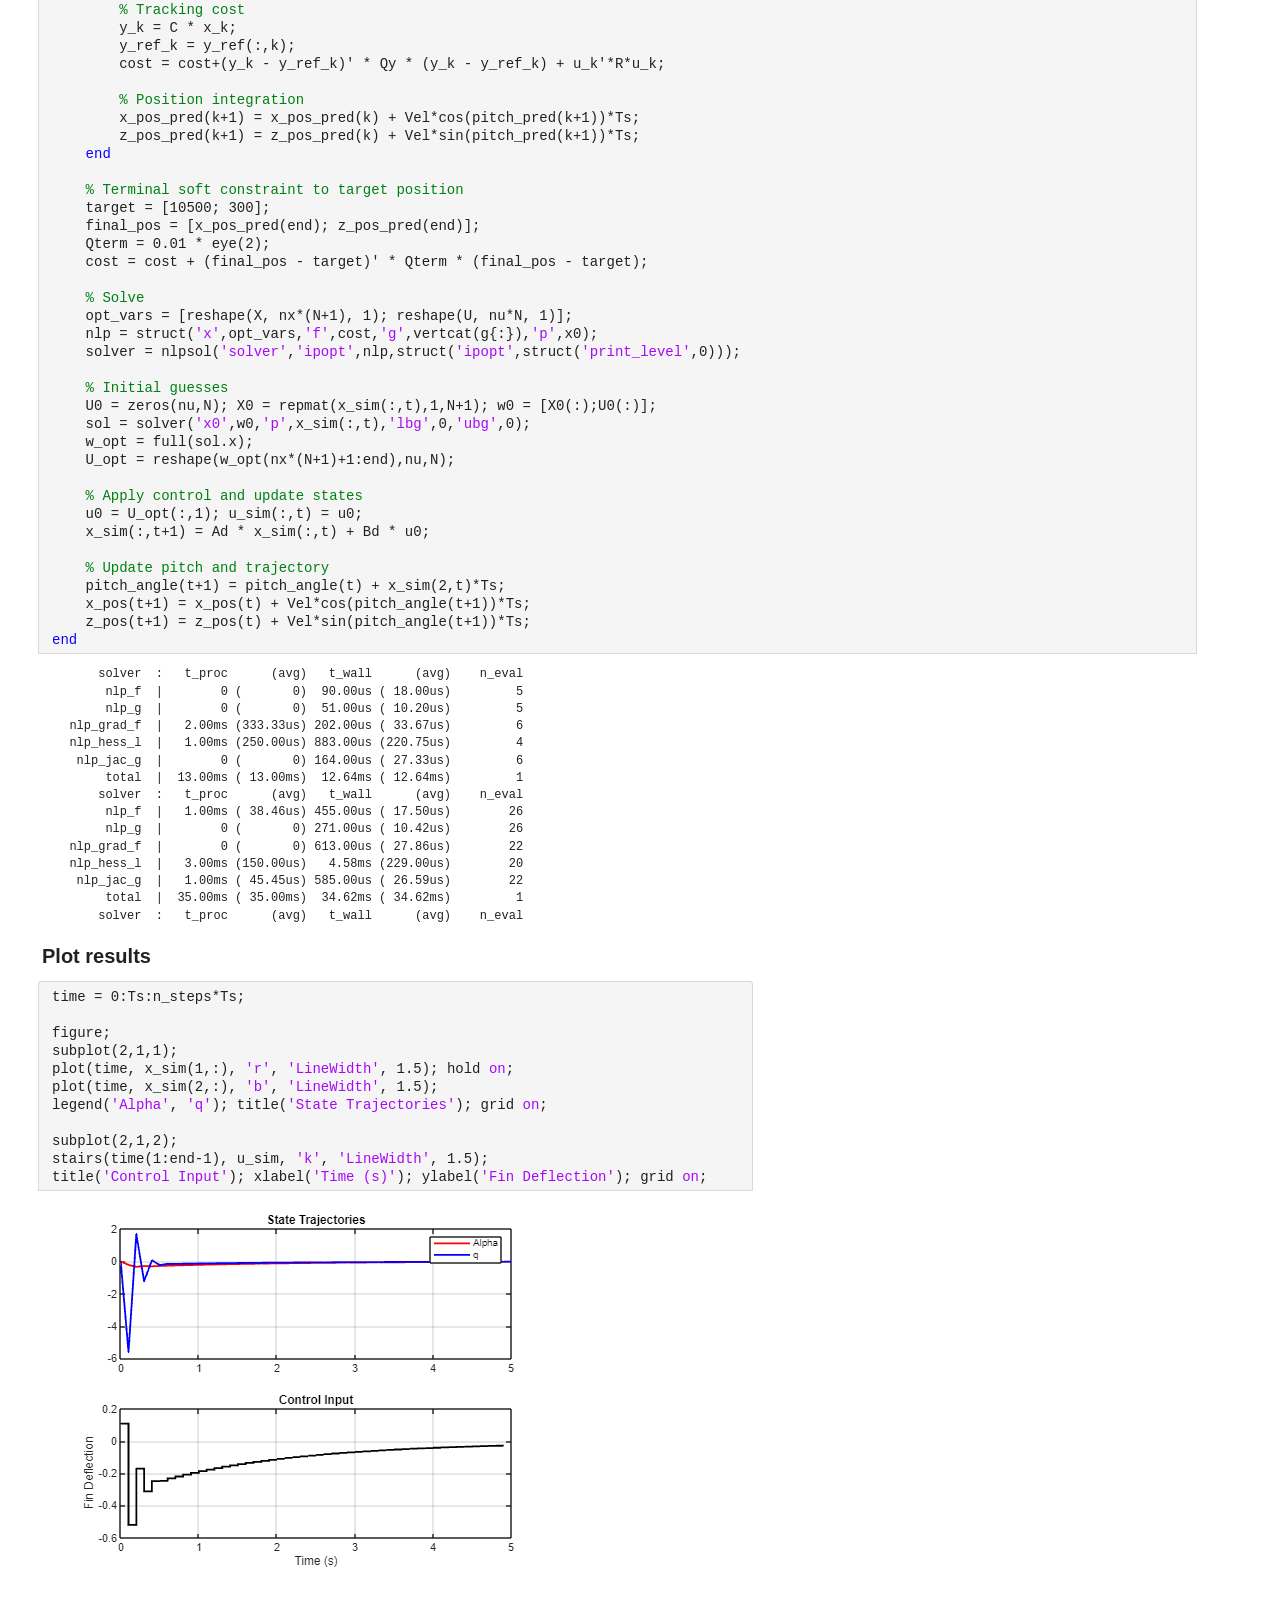
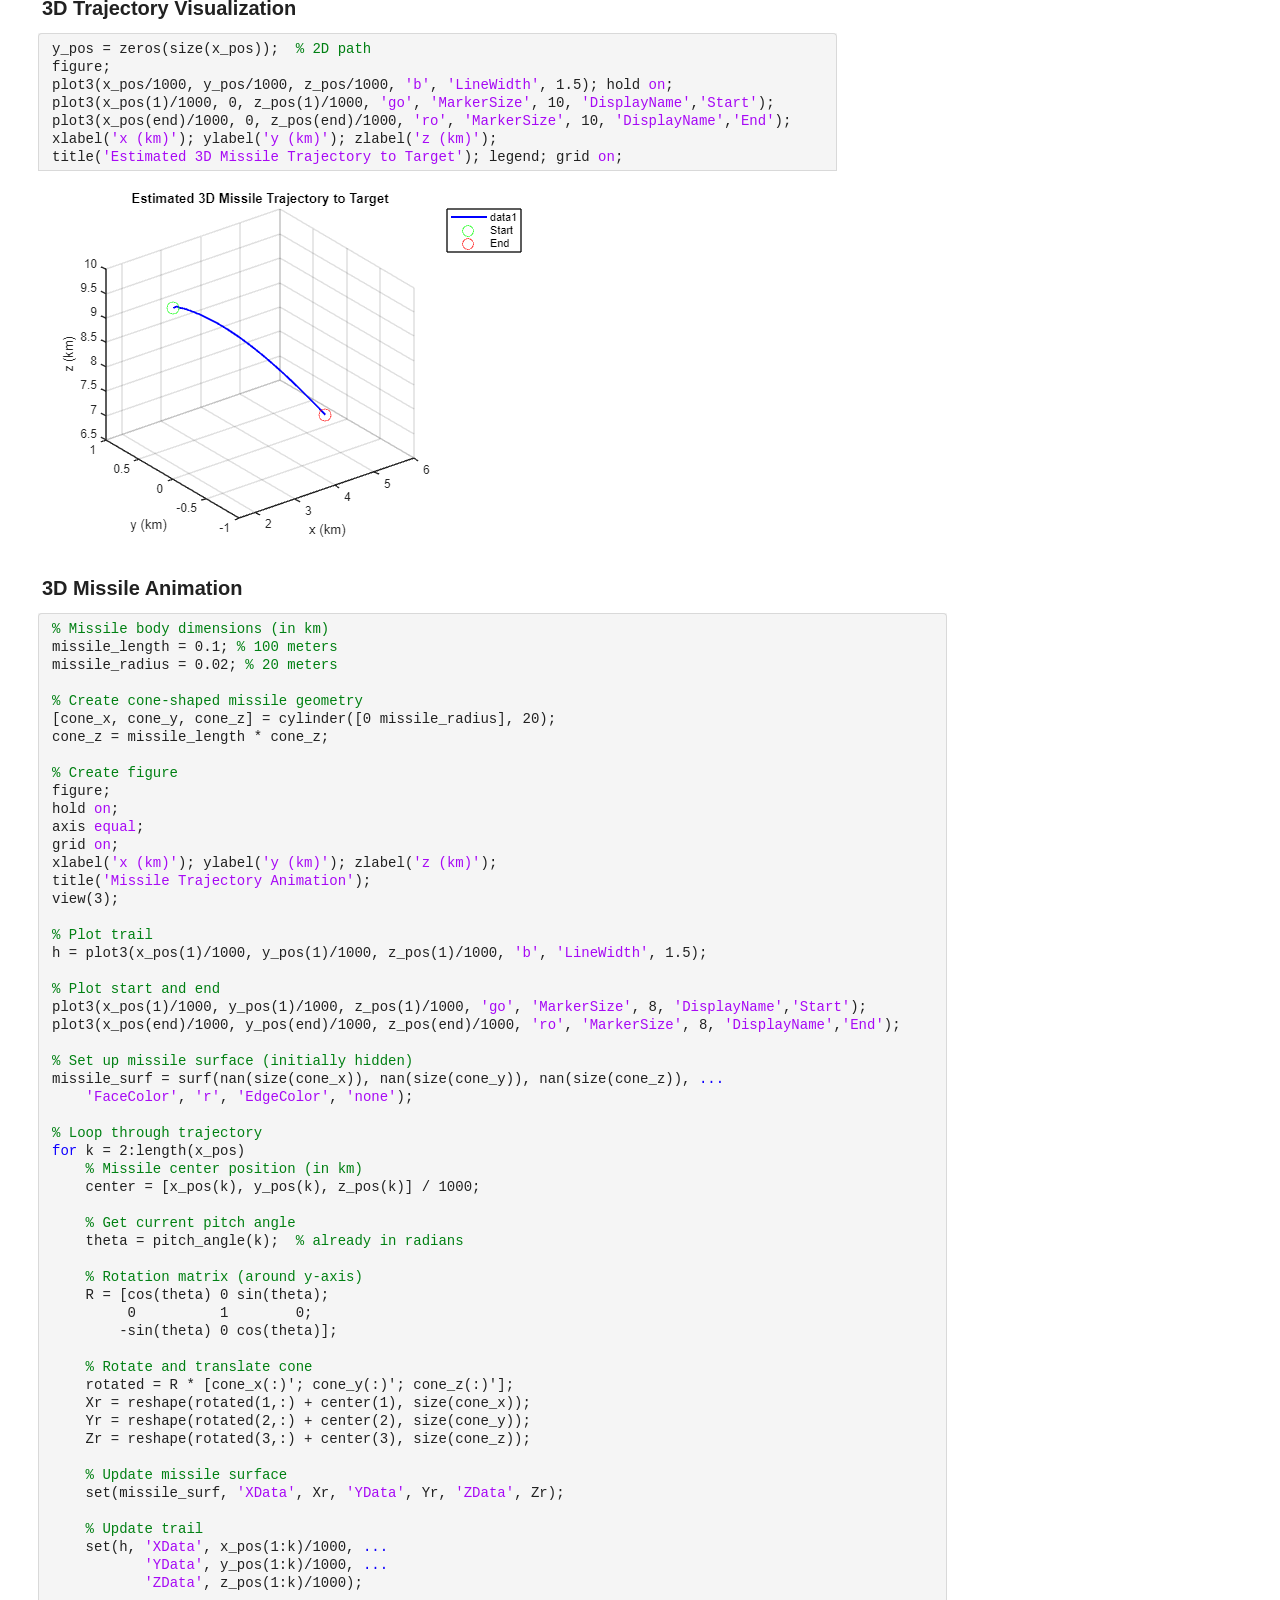
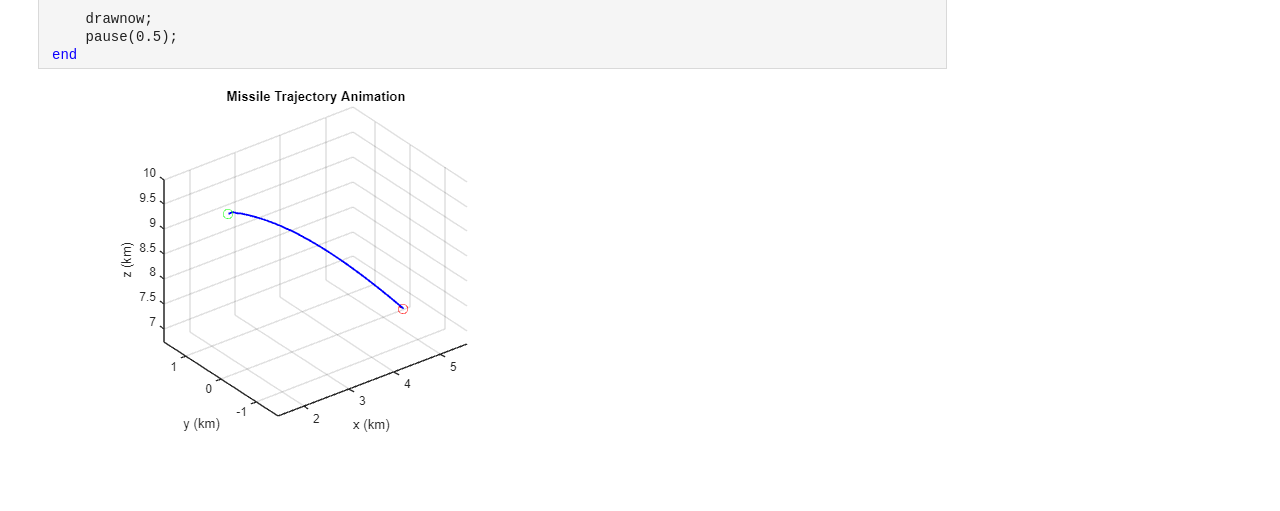
<file: projects/model_predictive_control_final.html>
<!DOCTYPE html PUBLIC "-//W3C//DTD HTML 4.01 Transitional//EN">
<html><head>
<!-- Google tag (gtag.js) -->
<script async src="https://www.googletagmanager.com/gtag/js?id=G-Z48W53MRV3"></script>
<script>
  window.dataLayer = window.dataLayer || [];
  function gtag(){dataLayer.push(arguments);}
  gtag('js', new Date());

  gtag('config', 'G-Z48W53MRV3');
</script>
<meta http-equiv="Content-Type" content="text/html; charset=utf-8"><meta http-equiv="X-UA-Compatible" content="IE=edge,IE=9,chrome=1"><meta name="generator" content="MATLAB 2024a"><title>Untitled</title><style type="text/css">.rtcContent { padding: 30px; } .CodeBlock { background-color: #F5F5F5; margin: 10px 15px 10px 0; display: inline-block }
.S0 { border-left: 1.11111px solid rgb(217, 217, 217); border-right: 1.11111px solid rgb(217, 217, 217); border-top: 1.11111px solid rgb(217, 217, 217); border-bottom: 0px none rgb(33, 33, 33); border-radius: 4px 4px 0px 0px; padding: 6px 45px 0px 13px; line-height: 18.004px; min-height: 0px; white-space: nowrap; color: rgb(33, 33, 33); font-family: Menlo, Monaco, Consolas, "Courier New", monospace; font-size: 14px;  }
.S1 { border-left: 1.11111px solid rgb(217, 217, 217); border-right: 1.11111px solid rgb(217, 217, 217); border-top: 0px none rgb(33, 33, 33); border-bottom: 1.11111px solid rgb(217, 217, 217); border-radius: 0px 0px 4px 4px; padding: 0px 45px 4px 13px; line-height: 18.004px; min-height: 0px; white-space: nowrap; color: rgb(33, 33, 33); font-family: Menlo, Monaco, Consolas, "Courier New", monospace; font-size: 14px;  }
.S2 { margin: 3px 10px 5px 4px; padding: 0px; line-height: 20px; min-height: 0px; white-space: pre-wrap; color: rgb(33, 33, 33); font-family: Helvetica, Arial, sans-serif; font-style: normal; font-size: 20px; font-weight: 700; text-align: left;  }
.S3 { border-left: 1.11111px solid rgb(217, 217, 217); border-right: 1.11111px solid rgb(217, 217, 217); border-top: 0px none rgb(33, 33, 33); border-bottom: 0px none rgb(33, 33, 33); border-radius: 0px; padding: 0px 45px 0px 13px; line-height: 18.004px; min-height: 0px; white-space: nowrap; color: rgb(33, 33, 33); font-family: Menlo, Monaco, Consolas, "Courier New", monospace; font-size: 14px;  }
.eoOutputWrapper { width: calc(90vw - 10px) !important; }
.S4 { border-left: 1.11111px solid rgb(217, 217, 217); border-right: 1.11111px solid rgb(217, 217, 217); border-top: 0px none rgb(33, 33, 33); border-bottom: 1.11111px solid rgb(217, 217, 217); border-radius: 0px; padding: 0px 45px 4px 13px; line-height: 18.004px; min-height: 0px; white-space: nowrap; color: rgb(33, 33, 33); font-family: Menlo, Monaco, Consolas, "Courier New", monospace; font-size: 14px;  }
.S5 { color: rgb(33, 33, 33); padding: 10px 0px 6px 17px; background: rgb(255, 255, 255) none repeat scroll 0% 0% / auto padding-box border-box; font-family: Menlo, Monaco, Consolas, "Courier New", monospace; font-size: 14px; overflow-x: hidden; line-height: 17.234px;  }
/* Styling that is common to warnings and errors is in diagnosticOutput.css */.embeddedOutputsErrorElement {    min-height: 18px;    max-height: 550px;}
.embeddedOutputsErrorElement .diagnosticMessage-errorType {    overflow: auto;}
.embeddedOutputsErrorElement.activeOutput .eoOutputContent {    user-select: text;    -webkit-user-select: text;}
.embeddedOutputsErrorElement.activeOutput .eoOutputContent button {    user-select: none;    -webkit-user-select: none;}
.embeddedOutputsErrorElement .eoOutputContent ::selection {}
.embeddedOutputsErrorElement.inlineElement {}
.embeddedOutputsErrorElement.rightPaneElement {}
/* Styling that is common to warnings and errors is in diagnosticOutput.css */.embeddedOutputsWarningElement {    min-height: 18px;    max-height: 550px;}
.embeddedOutputsWarningElement .diagnosticMessage-warningType {    overflow: auto;}
.embeddedOutputsWarningElement.activeOutput .eoOutputContent {    user-select: text;    -webkit-user-select: text;}
.embeddedOutputsWarningElement .eoOutputContent ::selection {}
.embeddedOutputsWarningElement.inlineElement {}
.embeddedOutputsWarningElement.rightPaneElement {}
/* Copyright 2015-2023 The MathWorks, Inc. *//* In this file, styles are not scoped to rtcContainer since they could be in the Dojo Tooltip */.diagnosticMessage-wrapper {    font-family: Menlo, Monaco, Consolas, "Courier New", monospace;    font-size: 12px;}
.diagnosticMessage-wrapper.diagnosticMessage-warningType {    /*This fallback value will be used for appdesigner warnings*/    color: var(--rtc-warning-output-color, var(--mw-color-matlabWarning));}
.diagnosticMessage-wrapper.diagnosticMessage-warningType a {    /*This fallback value will be used for appdesigner warnings*/    color: var(--rtc-warning-output-color, var(--mw-color-matlabWarning));    text-decoration: underline;}
.rtcThemeDefaultOverride .diagnosticMessage-wrapper.diagnosticMessage-warningType,.rtcThemeDefaultOverride .diagnosticMessage-wrapper.diagnosticMessage-warningType a {    color: var(--mw-color-matlabWarning) !important;}
.diagnosticMessage-wrapper.diagnosticMessage-errorType {    /*This fallback value will be used in appdesigner error tooltip text*/    color: var(--rtc-error-output-color, var(--mw-color-matlabErrors));}
.diagnosticMessage-wrapper.diagnosticMessage-errorType a {    /*This fallback value will be used in appdesigner error tooltip text*/    color: var(--rtc-error-output-color, var(--mw-color-matlabErrors));    text-decoration: underline;}
.rtcThemeDefaultOverride .diagnosticMessage-wrapper.diagnosticMessage-errorType,.rtcThemeDefaultOverride .diagnosticMessage-wrapper.diagnosticMessage-errorType a {    color: var(--mw-color-matlabErrors) !important;}
.diagnosticMessage-wrapper .diagnosticMessage-messagePart,.diagnosticMessage-wrapper .diagnosticMessage-causePart {    white-space: pre-wrap;}
.diagnosticMessage-wrapper .diagnosticMessage-stackPart {    white-space: pre;}
.embeddedOutputsTextElement,.embeddedOutputsVariableStringElement {    white-space: pre;    word-wrap:  initial;    min-height: 18px;    max-height: 550px;}
.embeddedOutputsTextElement .textElement,.embeddedOutputsVariableStringElement .textElement {    overflow: auto;}
.embeddedOutputsTextElement.activeOutput .eoOutputContent,.embeddedOutputsVariableStringElement.activeOutput .eoOutputContent {    user-select: text;    -webkit-user-select: text;}
/*embeddedOutputsTextElement has a different dom structure than embeddedOutputsVariableStringElement.Unlike variableString, the text output has both TEXT nodes and elements as children. Hence we needa selector for each.*/.embeddedOutputsTextElement .eoOutputContent::selection,.embeddedOutputsTextElement .eoOutputContent ::selection,.embeddedOutputsVariableStringElement .eoOutputContent ::selection {}
.textElement,.rtcDataTipElement .textElement {    padding-top: 2px;}
.embeddedOutputsTextElement.inlineElement,.embeddedOutputsVariableStringElement.inlineElement {}
.inlineElement .textElement {}
.embeddedOutputsTextElement.rightPaneElement,.embeddedOutputsVariableStringElement.rightPaneElement {    min-height: 16px;}
.rightPaneElement .textElement {    padding-top: 2px;    padding-left: 9px;}
.S6 { border-left: 1.11111px solid rgb(217, 217, 217); border-right: 1.11111px solid rgb(217, 217, 217); border-top: 1.11111px solid rgb(217, 217, 217); border-bottom: 1.11111px solid rgb(217, 217, 217); border-radius: 0px; padding: 6px 45px 4px 13px; line-height: 18.004px; min-height: 0px; white-space: nowrap; color: rgb(33, 33, 33); font-family: Menlo, Monaco, Consolas, "Courier New", monospace; font-size: 14px;  }</style></head><body><div class = rtcContent><div class="CodeBlock"><div class="inlineWrapper"><div  class = 'S0'><span style="white-space: pre"><span >addpath(</span><span style="color: #a709f5;">'C:\Users\Siddarth\Documents\MATLAB'</span><span >)</span></span></div></div><div class="inlineWrapper"><div  class = 'S1'><span style="white-space: pre"><span >import </span><span style="color: #a709f5;">casadi.*</span></span></div></div></div><h2  class = 'S2'><span>Missile Longitudinal Dynamics</span></h2><div class="CodeBlock"><div class="inlineWrapper"><div  class = 'S0'><span style="white-space: pre"><span >A = [-1.064 1.000; 290.26 0.00];</span></span></div></div><div class="inlineWrapper"><div  class = 'S3'><span style="white-space: pre"><span >B = [-0.25; -331.40];</span></span></div></div><div class="inlineWrapper"><div  class = 'S3'><span style="white-space: pre"><span >C = [-123.34 0.00; 0.00 1.00];</span></span></div></div><div class="inlineWrapper"><div  class = 'S3'><span style="white-space: pre"><span >D = [0;0];</span></span></div></div><div class="inlineWrapper"><div  class = 'S3'><span style="white-space: pre"><span >plant = ss(A,B,C,D);</span></span></div></div><div class="inlineWrapper"><div  class = 'S3'>&nbsp;</div></div><div class="inlineWrapper"><div  class = 'S3'><span style="white-space: pre"><span style="color: #008013;">% Check system properties</span></span></div></div><div class="inlineWrapper outputs"><div  class = 'S4'><span style="white-space: pre"><span style="color: #0e00ff;">if </span><span >rank(ctrb(A,B)) == size(A,1), disp(</span><span style="color: #a709f5;">"System is controllable"</span><span >), </span><span style="color: #0e00ff;">end</span></span></div><div  class = 'S5'><div class="inlineElement eoOutputWrapper disableDefaultGestureHandling embeddedOutputsTextElement" uid="9A9E0152" prevent-scroll="true" data-testid="output_0" tabindex="-1" style="width: 1308.02px; white-space: pre; font-style: normal; color: rgb(33, 33, 33); font-size: 12px;"><div class=" textElement eoOutputContent" data-previous-available-width="1271" data-previous-scroll-height="17" data-hashorizontaloverflow="false" style="max-height: 261px; white-space: pre; font-style: normal; color: rgb(33, 33, 33); font-size: 12px;" role="article" aria-roledescription="Use Browse Mode to explore " aria-description="text output " tabindex="-1">System is controllable</div></div></div></div><div class="inlineWrapper outputs"><div  class = 'S6'><span style="white-space: pre"><span style="color: #0e00ff;">if </span><span >rank(obsv(A,C)) == size(A,1), disp(</span><span style="color: #a709f5;">"System is observable"</span><span >), </span><span style="color: #0e00ff;">end</span></span></div><div  class = 'S5'><div class="inlineElement eoOutputWrapper disableDefaultGestureHandling embeddedOutputsTextElement" uid="CAFBA023" prevent-scroll="true" data-testid="output_1" tabindex="-1" style="width: 1308.02px; white-space: pre; font-style: normal; color: rgb(33, 33, 33); font-size: 12px;"><div class=" textElement eoOutputContent" data-previous-available-width="1271" data-previous-scroll-height="17" data-hashorizontaloverflow="false" style="max-height: 261px; white-space: pre; font-style: normal; color: rgb(33, 33, 33); font-size: 12px;" role="article" aria-roledescription="Use Browse Mode to explore " aria-description="text output " tabindex="-1">System is observable</div></div></div></div></div><h2  class = 'S2'><span>Discretization</span></h2><div class="CodeBlock"><div class="inlineWrapper"><div  class = 'S0'><span style="white-space: pre"><span >Ts = 0.1;</span></span></div></div><div class="inlineWrapper"><div  class = 'S3'><span style="white-space: pre"><span >sysd = c2d(plant,Ts);</span></span></div></div><div class="inlineWrapper"><div  class = 'S3'><span style="white-space: pre"><span >Ad = sysd.A; Bd = sysd.B; Cd = sysd.C; Dd = sysd.D;</span></span></div></div><div class="inlineWrapper"><div  class = 'S3'>&nbsp;</div></div><div class="inlineWrapper"><div  class = 'S3'><span style="white-space: pre"><span >nx = size(Ad,1); nu = size(Bd,2); ny = size(Cd,1);</span></span></div></div><div class="inlineWrapper"><div  class = 'S1'><span style="white-space: pre"><span >Qy = diag([2, 0.5]); R = 1;</span></span></div></div></div><h2  class = 'S2'><span>CasADi symbolic model</span></h2><div class="CodeBlock"><div class="inlineWrapper"><div  class = 'S0'><span style="white-space: pre"><span >x = MX.sym(</span><span style="color: #a709f5;">'x'</span><span >,nx); u = MX.sym(</span><span style="color: #a709f5;">'u'</span><span >,nu);</span></span></div></div><div class="inlineWrapper"><div  class = 'S3'><span style="white-space: pre"><span >x_next = Ad*x + Bd*u;</span></span></div></div><div class="inlineWrapper"><div  class = 'S1'><span style="white-space: pre"><span >f = Function(</span><span style="color: #a709f5;">'f'</span><span >,{x,u},{x_next});</span></span></div></div></div><h2  class = 'S2'><span>MPC setup</span></h2><div class="CodeBlock"><div class="inlineWrapper"><div  class = 'S0'><span style="white-space: pre"><span >N = 10;</span></span></div></div><div class="inlineWrapper"><div  class = 'S3'><span style="white-space: pre"><span >x0_val = [0; 0];</span></span></div></div><div class="inlineWrapper"><div  class = 'S3'><span style="white-space: pre"><span >U = MX.sym(</span><span style="color: #a709f5;">'U'</span><span >,nu,N);</span></span></div></div><div class="inlineWrapper"><div  class = 'S3'><span style="white-space: pre"><span >X = MX.sym(</span><span style="color: #a709f5;">'X'</span><span >,nx,N+1);</span></span></div></div><div class="inlineWrapper"><div  class = 'S1'><span style="white-space: pre"><span >x0 = MX.sym(</span><span style="color: #a709f5;">'x0'</span><span >,nx);</span></span></div></div></div><h2  class = 'S2'><span>Reference tracking</span></h2><div class="CodeBlock"><div class="inlineWrapper"><div  class = 'S0'><span style="white-space: pre"><span >Az_step = linspace(0, 15, N);  </span><span style="color: #008013;">% target normal acceleration (g)</span></span></div></div><div class="inlineWrapper"><div  class = 'S3'><span style="white-space: pre"><span >q_ref = zeros(1, N);           </span><span style="color: #008013;">% target pitch rate</span></span></div></div><div class="inlineWrapper"><div  class = 'S1'><span style="white-space: pre"><span >y_ref = [Az_step; q_ref];</span></span></div></div></div><h2  class = 'S2'><span>3D estimation parameters</span></h2><div class="CodeBlock"><div class="inlineWrapper"><div  class = 'S0'><span style="white-space: pre"><span >Vel = 1021.08;  </span><span style="color: #008013;">% m/s constant forward velocity</span></span></div></div><div class="inlineWrapper"><div  class = 'S3'><span style="white-space: pre"><span >n_steps = 50;</span></span></div></div><div class="inlineWrapper"><div  class = 'S3'><span style="white-space: pre"><span >x_sim = zeros(nx, n_steps+1); u_sim = zeros(nu, n_steps);</span></span></div></div><div class="inlineWrapper"><div  class = 'S3'><span style="white-space: pre"><span >x_sim(:,1) = x0_val;</span></span></div></div><div class="inlineWrapper"><div  class = 'S3'><span style="white-space: pre"><span >pitch_angle = zeros(1,n_steps+1);</span></span></div></div><div class="inlineWrapper"><div  class = 'S3'><span style="white-space: pre"><span >x_pos = zeros(1,n_steps+1);</span></span></div></div><div class="inlineWrapper"><div  class = 'S3'><span style="white-space: pre"><span >z_pos = zeros(1,n_steps+1);</span></span></div></div><div class="inlineWrapper"><div  class = 'S3'>&nbsp;</div></div><div class="inlineWrapper"><div  class = 'S3'><span style="white-space: pre"><span >x_pos(1)=1590;</span></span></div></div><div class="inlineWrapper"><div  class = 'S1'><span style="white-space: pre"><span >z_pos(1) = 10000;  </span><span style="color: #008013;">% initial height</span></span></div></div></div><h2  class = 'S2'><span>MPC loop</span></h2><div class="CodeBlock"><div class="inlineWrapper"><div  class = 'S0'><span style="white-space: pre"><span style="color: #0e00ff;">for </span><span >t = 1:n_steps</span></span></div></div><div class="inlineWrapper"><div  class = 'S3'><span style="white-space: pre"><span >    cost = 0; g = {};</span></span></div></div><div class="inlineWrapper"><div  class = 'S3'><span style="white-space: pre"><span >    g{end+1} = X(:,1) - x0;</span></span></div></div><div class="inlineWrapper"><div  class = 'S3'>&nbsp;</div></div><div class="inlineWrapper"><div  class = 'S3'><span style="white-space: pre"><span >    </span><span style="color: #008013;">% Predict pitch angle symbolically</span></span></div></div><div class="inlineWrapper"><div  class = 'S3'><span style="white-space: pre"><span >    pitch_pred = MX.zeros(1,N+1);</span></span></div></div><div class="inlineWrapper"><div  class = 'S3'><span style="white-space: pre"><span >    pitch_pred(1) = pitch_angle(t);     </span></span></div></div><div class="inlineWrapper"><div  class = 'S3'>&nbsp;</div></div><div class="inlineWrapper"><div  class = 'S3'><span style="white-space: pre"><span >    </span><span style="color: #008013;">% Predict 3D trajectory symbolically</span></span></div></div><div class="inlineWrapper"><div  class = 'S3'><span style="white-space: pre"><span >    x_pos_pred = MX.zeros(1,N+1);</span></span></div></div><div class="inlineWrapper"><div  class = 'S3'><span style="white-space: pre"><span >    z_pos_pred = MX.zeros(1,N+1);</span></span></div></div><div class="inlineWrapper"><div  class = 'S3'><span style="white-space: pre"><span >    x_pos_pred(1) = x_pos(t);</span></span></div></div><div class="inlineWrapper"><div  class = 'S3'><span style="white-space: pre"><span >    z_pos_pred(1) = z_pos(t);</span></span></div></div><div class="inlineWrapper"><div  class = 'S3'>&nbsp;</div></div><div class="inlineWrapper"><div  class = 'S3'><span style="white-space: pre"><span >    </span><span style="color: #0e00ff;">for </span><span >k = 1:N</span></span></div></div><div class="inlineWrapper"><div  class = 'S3'><span style="white-space: pre"><span >        pitch_pred(k+1) = pitch_pred(k) + X(2,k)*Ts;</span></span></div></div><div class="inlineWrapper"><div  class = 'S3'><span style="white-space: pre"><span >        x_k = X(:,k); u_k = U(:,k);</span></span></div></div><div class="inlineWrapper"><div  class = 'S3'><span style="white-space: pre"><span >        x_next = f(x_k, u_k);</span></span></div></div><div class="inlineWrapper"><div  class = 'S3'><span style="white-space: pre"><span >        g{end+1} = X(:,k+1) - x_next;</span></span></div></div><div class="inlineWrapper"><div  class = 'S3'>&nbsp;</div></div><div class="inlineWrapper"><div  class = 'S3'><span style="white-space: pre"><span >        </span><span style="color: #008013;">% Tracking cost</span></span></div></div><div class="inlineWrapper"><div  class = 'S3'><span style="white-space: pre"><span >        y_k = C * x_k;</span></span></div></div><div class="inlineWrapper"><div  class = 'S3'><span style="white-space: pre"><span >        y_ref_k = y_ref(:,k);</span></span></div></div><div class="inlineWrapper"><div  class = 'S3'><span style="white-space: pre"><span >        cost = cost+(y_k - y_ref_k)' * Qy * (y_k - y_ref_k) + u_k'*R*u_k;</span></span></div></div><div class="inlineWrapper"><div  class = 'S3'>&nbsp;</div></div><div class="inlineWrapper"><div  class = 'S3'><span style="white-space: pre"><span >        </span><span style="color: #008013;">% Position integration</span></span></div></div><div class="inlineWrapper"><div  class = 'S3'><span style="white-space: pre"><span >        x_pos_pred(k+1) = x_pos_pred(k) + Vel*cos(pitch_pred(k+1))*Ts;</span></span></div></div><div class="inlineWrapper"><div  class = 'S3'><span style="white-space: pre"><span >        z_pos_pred(k+1) = z_pos_pred(k) + Vel*sin(pitch_pred(k+1))*Ts;</span></span></div></div><div class="inlineWrapper"><div  class = 'S3'><span style="white-space: pre"><span >    </span><span style="color: #0e00ff;">end</span></span></div></div><div class="inlineWrapper"><div  class = 'S3'>&nbsp;</div></div><div class="inlineWrapper"><div  class = 'S3'><span style="white-space: pre"><span >    </span><span style="color: #008013;">% Terminal soft constraint to target position</span></span></div></div><div class="inlineWrapper"><div  class = 'S3'><span style="white-space: pre"><span >    target = [10500; 300];</span></span></div></div><div class="inlineWrapper"><div  class = 'S3'><span style="white-space: pre"><span >    final_pos = [x_pos_pred(end); z_pos_pred(end)];</span></span></div></div><div class="inlineWrapper"><div  class = 'S3'><span style="white-space: pre"><span >    Qterm = 0.01 * eye(2);</span></span></div></div><div class="inlineWrapper"><div  class = 'S3'><span style="white-space: pre"><span >    cost = cost + (final_pos - target)' * Qterm * (final_pos - target);</span></span></div></div><div class="inlineWrapper"><div  class = 'S3'>&nbsp;</div></div><div class="inlineWrapper"><div  class = 'S3'><span style="white-space: pre"><span >    </span><span style="color: #008013;">% Solve</span></span></div></div><div class="inlineWrapper"><div  class = 'S3'><span style="white-space: pre"><span >    opt_vars = [reshape(X, nx*(N+1), 1); reshape(U, nu*N, 1)];</span></span></div></div><div class="inlineWrapper"><div  class = 'S3'><span style="white-space: pre"><span >    nlp = struct(</span><span style="color: #a709f5;">'x'</span><span >,opt_vars,</span><span style="color: #a709f5;">'f'</span><span >,cost,</span><span style="color: #a709f5;">'g'</span><span >,vertcat(g{:}),</span><span style="color: #a709f5;">'p'</span><span >,x0);</span></span></div></div><div class="inlineWrapper"><div  class = 'S3'><span style="white-space: pre"><span >    solver = nlpsol(</span><span style="color: #a709f5;">'solver'</span><span >,</span><span style="color: #a709f5;">'ipopt'</span><span >,nlp,struct(</span><span style="color: #a709f5;">'ipopt'</span><span >,struct(</span><span style="color: #a709f5;">'print_level'</span><span >,0)));</span></span></div></div><div class="inlineWrapper"><div  class = 'S3'>&nbsp;</div></div><div class="inlineWrapper"><div  class = 'S3'><span style="white-space: pre"><span >    </span><span style="color: #008013;">% Initial guesses</span></span></div></div><div class="inlineWrapper"><div  class = 'S3'><span style="white-space: pre"><span >    U0 = zeros(nu,N); X0 = repmat(x_sim(:,t),1,N+1); w0 = [X0(:);U0(:)];</span></span></div></div><div class="inlineWrapper"><div  class = 'S3'><span style="white-space: pre"><span >    sol = solver(</span><span style="color: #a709f5;">'x0'</span><span >,w0,</span><span style="color: #a709f5;">'p'</span><span >,x_sim(:,t),</span><span style="color: #a709f5;">'lbg'</span><span >,0,</span><span style="color: #a709f5;">'ubg'</span><span >,0);</span></span></div></div><div class="inlineWrapper"><div  class = 'S3'><span style="white-space: pre"><span >    w_opt = full(sol.x);</span></span></div></div><div class="inlineWrapper"><div  class = 'S3'><span style="white-space: pre"><span >    U_opt = reshape(w_opt(nx*(N+1)+1:end),nu,N);</span></span></div></div><div class="inlineWrapper"><div  class = 'S3'>&nbsp;</div></div><div class="inlineWrapper"><div  class = 'S3'><span style="white-space: pre"><span >    </span><span style="color: #008013;">% Apply control and update states</span></span></div></div><div class="inlineWrapper"><div  class = 'S3'><span style="white-space: pre"><span >    u0 = U_opt(:,1); u_sim(:,t) = u0;</span></span></div></div><div class="inlineWrapper"><div  class = 'S3'><span style="white-space: pre"><span >    x_sim(:,t+1) = Ad * x_sim(:,t) + Bd * u0;</span></span></div></div><div class="inlineWrapper"><div  class = 'S3'>&nbsp;</div></div><div class="inlineWrapper"><div  class = 'S3'><span style="white-space: pre"><span >    </span><span style="color: #008013;">% Update pitch and trajectory</span></span></div></div><div class="inlineWrapper"><div  class = 'S3'><span style="white-space: pre"><span >    pitch_angle(t+1) = pitch_angle(t) + x_sim(2,t)*Ts;</span></span></div></div><div class="inlineWrapper"><div  class = 'S3'><span style="white-space: pre"><span >    x_pos(t+1) = x_pos(t) + Vel*cos(pitch_angle(t+1))*Ts;</span></span></div></div><div class="inlineWrapper"><div  class = 'S3'><span style="white-space: pre"><span >    z_pos(t+1) = z_pos(t) + Vel*sin(pitch_angle(t+1))*Ts;</span></span></div></div><div class="inlineWrapper outputs"><div  class = 'S4'><span style="white-space: pre"><span style="color: #0e00ff;">end</span></span></div><div  class = 'S5'><div class="inlineElement eoOutputWrapper disableDefaultGestureHandling embeddedOutputsTextElement scrollableOutput" uid="78D45B02" prevent-scroll="true" data-testid="output_2" tabindex="-1" style="width: 1308.02px; opacity: 1; white-space: pre; font-style: normal; color: rgb(33, 33, 33); font-size: 12px;"><div class="textElement eoOutputContent scrollArea" data-previous-available-width="1271" data-previous-scroll-height="5167" data-hashorizontaloverflow="false" role="article" aria-roledescription="Use Browse Mode to explore " aria-description="text output " style="max-height: 261px; white-space: pre; font-style: normal; color: rgb(33, 33, 33); font-size: 12px;" data-scroll-top="1333.3333740234375" data-scroll-left="0" tabindex="-1">      solver  :   t_proc      (avg)   t_wall      (avg)    n_eval
       nlp_f  |        0 (       0)  90.00us ( 18.00us)         5
       nlp_g  |        0 (       0)  51.00us ( 10.20us)         5
  nlp_grad_f  |   2.00ms (333.33us) 202.00us ( 33.67us)         6
  nlp_hess_l  |   1.00ms (250.00us) 883.00us (220.75us)         4
   nlp_jac_g  |        0 (       0) 164.00us ( 27.33us)         6
       total  |  13.00ms ( 13.00ms)  12.64ms ( 12.64ms)         1
      solver  :   t_proc      (avg)   t_wall      (avg)    n_eval
       nlp_f  |   1.00ms ( 38.46us) 455.00us ( 17.50us)        26
       nlp_g  |        0 (       0) 271.00us ( 10.42us)        26
  nlp_grad_f  |        0 (       0) 613.00us ( 27.86us)        22
  nlp_hess_l  |   3.00ms (150.00us)   4.58ms (229.00us)        20
   nlp_jac_g  |   1.00ms ( 45.45us) 585.00us ( 26.59us)        22
       total  |  35.00ms ( 35.00ms)  34.62ms ( 34.62ms)         1
      solver  :   t_proc      (avg)   t_wall      (avg)    n_eval
       nlp_f  |        0 (       0) 150.00us ( 18.75us)         8
       nlp_g  |        0 (       0)  95.00us ( 11.87us)         8
  nlp_grad_f  |        0 (       0) 283.00us ( 31.44us)         9
  nlp_hess_l  |   1.00ms (142.86us)   1.47ms (210.57us)         7
   nlp_jac_g  |        0 (       0) 231.00us ( 25.67us)         9
       total  |  13.00ms ( 13.00ms)  12.95ms ( 12.95ms)         1
      solver  :   t_proc      (avg)   t_wall      (avg)    n_eval
       nlp_f  |        0 (       0)  80.00us ( 16.00us)         5
       nlp_g  |        0 (       0)  50.00us ( 10.00us)         5
  nlp_grad_f  |        0 (       0) 178.00us ( 29.67us)         6
  nlp_hess_l  |   1.00ms (250.00us) 757.00us (189.25us)         4
   nlp_jac_g  |        0 (       0) 150.00us ( 25.00us)         6
       total  |   7.00ms (  7.00ms)   7.26ms (  7.26ms)         1
      solver  :   t_proc      (avg)   t_wall      (avg)    n_eval
       nlp_f  |   1.00ms (250.00us)  58.00us ( 14.50us)         4
       nlp_g  |        0 (       0)  35.00us (  8.75us)         4
  nlp_grad_f  |        0 (       0) 144.00us ( 28.80us)         5
  nlp_hess_l  |   1.00ms (333.33us) 604.00us (201.33us)         3
   nlp_jac_g  |        0 (       0) 121.00us ( 24.20us)         5
       total  |   6.00ms (  6.00ms)   5.98ms (  5.98ms)         1
      solver  :   t_proc      (avg)   t_wall      (avg)    n_eval
       nlp_f  |        0 (       0)  72.00us ( 18.00us)         4
       nlp_g  |        0 (       0)  42.00us ( 10.50us)         4
  nlp_grad_f  |        0 (       0) 155.00us ( 31.00us)         5
  nlp_hess_l  |        0 (       0) 752.00us (250.67us)         3
   nlp_jac_g  |        0 (       0) 128.00us ( 25.60us)         5
       total  |   6.00ms (  6.00ms)   6.56ms (  6.56ms)         1
      solver  :   t_proc      (avg)   t_wall      (avg)    n_eval
       nlp_f  |        0 (       0)  73.00us ( 18.25us)         4
       nlp_g  |        0 (       0)  46.00us ( 11.50us)         4
  nlp_grad_f  |        0 (       0) 154.00us ( 30.80us)         5
  nlp_hess_l  |   1.00ms (333.33us) 723.00us (241.00us)         3
   nlp_jac_g  |   1.00ms (200.00us) 132.00us ( 26.40us)         5
       total  |   8.00ms (  8.00ms)   7.35ms (  7.35ms)         1
      solver  :   t_proc      (avg)   t_wall      (avg)    n_eval
       nlp_f  |        0 (       0)  62.00us ( 15.50us)         4
       nlp_g  |        0 (       0)  34.00us (  8.50us)         4
  nlp_grad_f  |        0 (       0) 148.00us ( 29.60us)         5
  nlp_hess_l  |   1.00ms (333.33us) 607.00us (202.33us)         3
   nlp_jac_g  |        0 (       0) 120.00us ( 24.00us)         5
       total  |   6.00ms (  6.00ms)   5.99ms (  5.99ms)         1
      solver  :   t_proc      (avg)   t_wall      (avg)    n_eval
       nlp_f  |        0 (       0)  57.00us ( 14.25us)         4
       nlp_g  |        0 (       0)  34.00us (  8.50us)         4
  nlp_grad_f  |        0 (       0) 138.00us ( 27.60us)         5
  nlp_hess_l  |   1.00ms (333.33us) 572.00us (190.67us)         3
   nlp_jac_g  |        0 (       0) 122.00us ( 24.40us)         5
       total  |   7.00ms (  7.00ms)   6.11ms (  6.11ms)         1
      solver  :   t_proc      (avg)   t_wall      (avg)    n_eval
       nlp_f  |        0 (       0)  75.00us ( 18.75us)         4
       nlp_g  |        0 (       0)  46.00us ( 11.50us)         4
  nlp_grad_f  |        0 (       0) 149.00us ( 29.80us)         5
  nlp_hess_l  |   2.00ms (666.67us) 722.00us (240.67us)         3
   nlp_jac_g  |        0 (       0) 128.00us ( 25.60us)         5
       total  |   7.00ms (  7.00ms)   6.58ms (  6.58ms)         1
      solver  :   t_proc      (avg)   t_wall      (avg)    n_eval
       nlp_f  |        0 (       0)  62.00us ( 15.50us)         4
       nlp_g  |        0 (       0)  35.00us (  8.75us)         4
  nlp_grad_f  |        0 (       0) 155.00us ( 31.00us)         5
  nlp_hess_l  |   1.00ms (333.33us) 711.00us (237.00us)         3
   nlp_jac_g  |        0 (       0) 129.00us ( 25.80us)         5
       total  |   6.00ms (  6.00ms)   6.36ms (  6.36ms)         1
      solver  :   t_proc      (avg)   t_wall      (avg)    n_eval
       nlp_f  |        0 (       0) 106.00us ( 26.50us)         4
       nlp_g  |        0 (       0)  56.00us ( 14.00us)         4
  nlp_grad_f  |        0 (       0) 156.00us ( 31.20us)         5
  nlp_hess_l  |   1.00ms (333.33us) 584.00us (194.67us)         3
   nlp_jac_g  |        0 (       0) 134.00us ( 26.80us)         5
       total  |   8.00ms (  8.00ms)   7.02ms (  7.02ms)         1
      solver  :   t_proc      (avg)   t_wall      (avg)    n_eval
       nlp_f  |        0 (       0)  60.00us ( 15.00us)         4
       nlp_g  |        0 (       0)  38.00us (  9.50us)         4
  nlp_grad_f  |        0 (       0) 153.00us ( 30.60us)         5
  nlp_hess_l  |        0 (       0) 576.00us (192.00us)         3
   nlp_jac_g  |        0 (       0) 129.00us ( 25.80us)         5
       total  |   7.00ms (  7.00ms)   6.42ms (  6.42ms)         1
      solver  :   t_proc      (avg)   t_wall      (avg)    n_eval
       nlp_f  |   1.00ms (250.00us)  99.00us ( 24.75us)         4
       nlp_g  |        0 (       0)  60.00us ( 15.00us)         4
  nlp_grad_f  |        0 (       0) 184.00us ( 36.80us)         5
  nlp_hess_l  |        0 (       0) 868.00us (289.33us)         3
   nlp_jac_g  |        0 (       0) 165.00us ( 33.00us)         5
       total  |   7.00ms (  7.00ms)   7.21ms (  7.21ms)         1
      solver  :   t_proc      (avg)   t_wall      (avg)    n_eval
       nlp_f  |        0 (       0)  57.00us ( 14.25us)         4
       nlp_g  |        0 (       0)  33.00us (  8.25us)         4
  nlp_grad_f  |        0 (       0) 139.00us ( 27.80us)         5
  nlp_hess_l  |        0 (       0) 580.00us (193.33us)         3
   nlp_jac_g  |        0 (       0) 119.00us ( 23.80us)         5
       total  |   6.00ms (  6.00ms)   6.16ms (  6.16ms)         1
      solver  :   t_proc      (avg)   t_wall      (avg)    n_eval
       nlp_f  |        0 (       0)  56.00us ( 14.00us)         4
       nlp_g  |        0 (       0)  32.00us (  8.00us)         4
  nlp_grad_f  |        0 (       0) 126.00us ( 25.20us)         5
  nlp_hess_l  |   1.00ms (333.33us) 535.00us (178.33us)         3
   nlp_jac_g  |        0 (       0) 110.00us ( 22.00us)         5
       total  |   6.00ms (  6.00ms)   5.72ms (  5.72ms)         1
      solver  :   t_proc      (avg)   t_wall      (avg)    n_eval
       nlp_f  |        0 (       0)  60.00us ( 15.00us)         4
       nlp_g  |        0 (       0)  32.00us (  8.00us)         4
  nlp_grad_f  |        0 (       0) 129.00us ( 25.80us)         5
  nlp_hess_l  |   1.00ms (333.33us) 518.00us (172.67us)         3
   nlp_jac_g  |        0 (       0) 113.00us ( 22.60us)         5
       total  |   7.00ms (  7.00ms)   6.28ms (  6.28ms)         1
      solver  :   t_proc      (avg)   t_wall      (avg)    n_eval
       nlp_f  |        0 (       0)  91.00us ( 22.75us)         4
       nlp_g  |        0 (       0)  56.00us ( 14.00us)         4
  nlp_grad_f  |        0 (       0) 181.00us ( 36.20us)         5
  nlp_hess_l  |   1.00ms (333.33us)   1.06ms (353.33us)         3
   nlp_jac_g  |        0 (       0) 157.00us ( 31.40us)         5
       total  |   7.00ms (  7.00ms)   7.51ms (  7.51ms)         1
      solver  :   t_proc      (avg)   t_wall      (avg)    n_eval
       nlp_f  |        0 (       0)  81.00us ( 20.25us)         4
       nlp_g  |        0 (       0)  41.00us ( 10.25us)         4
  nlp_grad_f  |        0 (       0) 194.00us ( 38.80us)         5
  nlp_hess_l  |        0 (       0) 692.00us (230.67us)         3
   nlp_jac_g  |        0 (       0) 169.00us ( 33.80us)         5
       total  |   7.00ms (  7.00ms)   7.15ms (  7.15ms)         1
      solver  :   t_proc      (avg)   t_wall      (avg)    n_eval
       nlp_f  |        0 (       0) 103.00us ( 25.75us)         4
       nlp_g  |        0 (       0)  74.00us ( 18.50us)         4
  nlp_grad_f  |        0 (       0) 214.00us ( 42.80us)         5
  nlp_hess_l  |   3.00ms (  1.00ms)   1.54ms (514.33us)         3
   nlp_jac_g  |        0 (       0) 164.00us ( 32.80us)         5
       total  |   9.00ms (  9.00ms)   8.92ms (  8.92ms)         1
      solver  :   t_proc      (avg)   t_wall      (avg)    n_eval
       nlp_f  |        0 (       0)  86.00us ( 21.50us)         4
       nlp_g  |        0 (       0)  54.00us ( 13.50us)         4
  nlp_grad_f  |        0 (       0) 176.00us ( 35.20us)         5
  nlp_hess_l  |   2.00ms (666.67us) 892.00us (297.33us)         3
   nlp_jac_g  |        0 (       0) 144.00us ( 28.80us)         5
       total  |   7.00ms (  7.00ms)   7.42ms (  7.42ms)         1
      solver  :   t_proc      (avg)   t_wall      (avg)    n_eval
       nlp_f  |        0 (       0)  92.00us ( 23.00us)         4
       nlp_g  |        0 (       0)  60.00us ( 15.00us)         4
  nlp_grad_f  |   2.00ms (400.00us) 208.00us ( 41.60us)         5
  nlp_hess_l  |   1.00ms (333.33us) 865.00us (288.33us)         3
   nlp_jac_g  |        0 (       0) 163.00us ( 32.60us)         5
       total  |   8.00ms (  8.00ms)   7.61ms (  7.61ms)         1
      solver  :   t_proc      (avg)   t_wall      (avg)    n_eval
       nlp_f  |        0 (       0)  65.00us ( 16.25us)         4
       nlp_g  |        0 (       0)  36.00us (  9.00us)         4
  nlp_grad_f  |        0 (       0) 161.00us ( 32.20us)         5
  nlp_hess_l  |   1.00ms (333.33us) 633.00us (211.00us)         3
   nlp_jac_g  |        0 (       0) 127.00us ( 25.40us)         5
       total  |   6.00ms (  6.00ms)   6.36ms (  6.36ms)         1
      solver  :   t_proc      (avg)   t_wall      (avg)    n_eval
       nlp_f  |        0 (       0)  85.00us ( 21.25us)         4
       nlp_g  |        0 (       0)  68.00us ( 17.00us)         4
  nlp_grad_f  |        0 (       0) 164.00us ( 32.80us)         5
  nlp_hess_l  |   2.00ms (666.67us) 838.00us (279.33us)         3
   nlp_jac_g  |        0 (       0) 150.00us ( 30.00us)         5
       total  |   7.00ms (  7.00ms)   7.56ms (  7.56ms)         1
      solver  :   t_proc      (avg)   t_wall      (avg)    n_eval
       nlp_f  |        0 (       0)  43.00us ( 14.33us)         3
       nlp_g  |        0 (       0)  26.00us (  8.67us)         3
  nlp_grad_f  |        0 (       0) 129.00us ( 32.25us)         4
  nlp_hess_l  |   1.00ms (500.00us) 447.00us (223.50us)         2
   nlp_jac_g  |        0 (       0)  95.00us ( 23.75us)         4
       total  |   5.00ms (  5.00ms)   4.86ms (  4.86ms)         1
      solver  :   t_proc      (avg)   t_wall      (avg)    n_eval
       nlp_f  |        0 (       0)  44.00us ( 14.67us)         3
       nlp_g  |        0 (       0)  27.00us (  9.00us)         3
  nlp_grad_f  |        0 (       0) 118.00us ( 29.50us)         4
  nlp_hess_l  |        0 (       0) 411.00us (205.50us)         2
   nlp_jac_g  |   1.00ms (250.00us) 102.00us ( 25.50us)         4
       total  |   5.00ms (  5.00ms)   5.03ms (  5.03ms)         1
      solver  :   t_proc      (avg)   t_wall      (avg)    n_eval
       nlp_f  |        0 (       0)  41.00us ( 13.67us)         3
       nlp_g  |        0 (       0)  26.00us (  8.67us)         3
  nlp_grad_f  |        0 (       0) 129.00us ( 32.25us)         4
  nlp_hess_l  |        0 (       0) 435.00us (217.50us)         2
   nlp_jac_g  |        0 (       0) 100.00us ( 25.00us)         4
       total  |   4.00ms (  4.00ms)   4.83ms (  4.83ms)         1
      solver  :   t_proc      (avg)   t_wall      (avg)    n_eval
       nlp_f  |        0 (       0)  46.00us ( 15.33us)         3
       nlp_g  |        0 (       0)  27.00us (  9.00us)         3
  nlp_grad_f  |        0 (       0) 120.00us ( 30.00us)         4
  nlp_hess_l  |   1.00ms (500.00us) 438.00us (219.00us)         2
   nlp_jac_g  |        0 (       0)  97.00us ( 24.25us)         4
       total  |   5.00ms (  5.00ms)   4.99ms (  4.99ms)         1
      solver  :   t_proc      (avg)   t_wall      (avg)    n_eval
       nlp_f  |        0 (       0)  45.00us ( 15.00us)         3
       nlp_g  |        0 (       0)  26.00us (  8.67us)         3
  nlp_grad_f  |        0 (       0) 130.00us ( 32.50us)         4
  nlp_hess_l  |        0 (       0) 444.00us (222.00us)         2
   nlp_jac_g  |        0 (       0) 105.00us ( 26.25us)         4
       total  |   6.00ms (  6.00ms)   5.27ms (  5.27ms)         1
      solver  :   t_proc      (avg)   t_wall      (avg)    n_eval
       nlp_f  |        0 (       0)  40.00us ( 13.33us)         3
       nlp_g  |        0 (       0)  24.00us (  8.00us)         3
  nlp_grad_f  |        0 (       0) 110.00us ( 27.50us)         4
  nlp_hess_l  |   1.00ms (500.00us) 419.00us (209.50us)         2
   nlp_jac_g  |        0 (       0)  93.00us ( 23.25us)         4
       total  |   5.00ms (  5.00ms)   4.71ms (  4.71ms)         1
      solver  :   t_proc      (avg)   t_wall      (avg)    n_eval
       nlp_f  |        0 (       0)  52.00us ( 17.33us)         3
       nlp_g  |        0 (       0)  29.00us (  9.67us)         3
  nlp_grad_f  |        0 (       0) 127.00us ( 31.75us)         4
  nlp_hess_l  |   1.00ms (500.00us) 473.00us (236.50us)         2
   nlp_jac_g  |        0 (       0) 107.00us ( 26.75us)         4
       total  |   5.00ms (  5.00ms)   5.15ms (  5.15ms)         1
      solver  :   t_proc      (avg)   t_wall      (avg)    n_eval
       nlp_f  |        0 (       0)  43.00us ( 14.33us)         3
       nlp_g  |        0 (       0)  27.00us (  9.00us)         3
  nlp_grad_f  |        0 (       0) 123.00us ( 30.75us)         4
  nlp_hess_l  |        0 (       0) 451.00us (225.50us)         2
   nlp_jac_g  |        0 (       0)  99.00us ( 24.75us)         4
       total  |   4.00ms (  4.00ms)   4.58ms (  4.58ms)         1
      solver  :   t_proc      (avg)   t_wall      (avg)    n_eval
       nlp_f  |   1.00ms (333.33us)  41.00us ( 13.67us)         3
       nlp_g  |        0 (       0)  23.00us (  7.67us)         3
  nlp_grad_f  |        0 (       0) 112.00us ( 28.00us)         4
  nlp_hess_l  |        0 (       0) 412.00us (206.00us)         2
   nlp_jac_g  |        0 (       0)  94.00us ( 23.50us)         4
       total  |   4.00ms (  4.00ms)   4.80ms (  4.80ms)         1
      solver  :   t_proc      (avg)   t_wall      (avg)    n_eval
       nlp_f  |        0 (       0)  63.00us ( 21.00us)         3
       nlp_g  |        0 (       0)  43.00us ( 14.33us)         3
  nlp_grad_f  |        0 (       0) 147.00us ( 36.75us)         4
  nlp_hess_l  |   1.00ms (500.00us) 535.00us (267.50us)         2
   nlp_jac_g  |   2.00ms (500.00us) 129.00us ( 32.25us)         4
       total  |   7.00ms (  7.00ms)   6.57ms (  6.57ms)         1
      solver  :   t_proc      (avg)   t_wall      (avg)    n_eval
       nlp_f  |        0 (       0)  69.00us ( 23.00us)         3
       nlp_g  |        0 (       0)  32.00us ( 10.67us)         3
  nlp_grad_f  |        0 (       0) 123.00us ( 30.75us)         4
  nlp_hess_l  |   1.00ms (500.00us) 513.00us (256.50us)         2
   nlp_jac_g  |        0 (       0)  97.00us ( 24.25us)         4
       total  |   5.00ms (  5.00ms)   5.24ms (  5.24ms)         1
      solver  :   t_proc      (avg)   t_wall      (avg)    n_eval
       nlp_f  |        0 (       0)  41.00us ( 13.67us)         3
       nlp_g  |        0 (       0)  25.00us (  8.33us)         3
  nlp_grad_f  |        0 (       0) 116.00us ( 29.00us)         4
  nlp_hess_l  |        0 (       0) 415.00us (207.50us)         2
   nlp_jac_g  |        0 (       0)  98.00us ( 24.50us)         4
       total  |   4.00ms (  4.00ms)   4.87ms (  4.87ms)         1
      solver  :   t_proc      (avg)   t_wall      (avg)    n_eval
       nlp_f  |        0 (       0)  54.00us ( 18.00us)         3
       nlp_g  |        0 (       0)  34.00us ( 11.33us)         3
  nlp_grad_f  |        0 (       0) 128.00us ( 32.00us)         4
  nlp_hess_l  |   1.00ms (500.00us) 484.00us (242.00us)         2
   nlp_jac_g  |        0 (       0) 106.00us ( 26.50us)         4
       total  |   6.00ms (  6.00ms)   6.06ms (  6.06ms)         1
      solver  :   t_proc      (avg)   t_wall      (avg)    n_eval
       nlp_f  |        0 (       0)  43.00us ( 14.33us)         3
       nlp_g  |        0 (       0)  25.00us (  8.33us)         3
  nlp_grad_f  |        0 (       0) 116.00us ( 29.00us)         4
  nlp_hess_l  |   1.00ms (500.00us) 411.00us (205.50us)         2
   nlp_jac_g  |        0 (       0)  98.00us ( 24.50us)         4
       total  |   5.00ms (  5.00ms)   4.92ms (  4.92ms)         1
      solver  :   t_proc      (avg)   t_wall      (avg)    n_eval
       nlp_f  |        0 (       0)  71.00us ( 23.67us)         3
       nlp_g  |        0 (       0)  45.00us ( 15.00us)         3
  nlp_grad_f  |        0 (       0) 134.00us ( 33.50us)         4
  nlp_hess_l  |   2.00ms (  1.00ms) 604.00us (302.00us)         2
   nlp_jac_g  |        0 (       0) 113.00us ( 28.25us)         4
       total  |   6.00ms (  6.00ms)   6.16ms (  6.16ms)         1
      solver  :   t_proc      (avg)   t_wall      (avg)    n_eval
       nlp_f  |        0 (       0)  57.00us ( 19.00us)         3
       nlp_g  |        0 (       0)  32.00us ( 10.67us)         3
  nlp_grad_f  |        0 (       0) 141.00us ( 35.25us)         4
  nlp_hess_l  |   1.00ms (500.00us) 472.00us (236.00us)         2
   nlp_jac_g  |        0 (       0) 118.00us ( 29.50us)         4
       total  |   5.00ms (  5.00ms)   5.46ms (  5.46ms)         1
      solver  :   t_proc      (avg)   t_wall      (avg)    n_eval
       nlp_f  |        0 (       0)  42.00us ( 14.00us)         3
       nlp_g  |        0 (       0)  26.00us (  8.67us)         3
  nlp_grad_f  |        0 (       0) 119.00us ( 29.75us)         4
  nlp_hess_l  |        0 (       0) 437.00us (218.50us)         2
   nlp_jac_g  |        0 (       0) 100.00us ( 25.00us)         4
       total  |   5.00ms (  5.00ms)   4.96ms (  4.96ms)         1
      solver  :   t_proc      (avg)   t_wall      (avg)    n_eval
       nlp_f  |        0 (       0)  53.00us ( 17.67us)         3
       nlp_g  |        0 (       0)  33.00us ( 11.00us)         3
  nlp_grad_f  |        0 (       0) 135.00us ( 33.75us)         4
  nlp_hess_l  |        0 (       0) 455.00us (227.50us)         2
   nlp_jac_g  |        0 (       0) 121.00us ( 30.25us)         4
       total  |   5.00ms (  5.00ms)   5.14ms (  5.14ms)         1
      solver  :   t_proc      (avg)   t_wall      (avg)    n_eval
       nlp_f  |        0 (       0)  63.00us ( 21.00us)         3
       nlp_g  |        0 (       0)  33.00us ( 11.00us)         3
  nlp_grad_f  |   1.00ms (250.00us) 139.00us ( 34.75us)         4
  nlp_hess_l  |   1.00ms (500.00us) 552.00us (276.00us)         2
   nlp_jac_g  |        0 (       0) 127.00us ( 31.75us)         4
       total  |   6.00ms (  6.00ms)   5.43ms (  5.43ms)         1
      solver  :   t_proc      (avg)   t_wall      (avg)    n_eval
       nlp_f  |        0 (       0)  46.00us ( 15.33us)         3
       nlp_g  |        0 (       0)  24.00us (  8.00us)         3
  nlp_grad_f  |        0 (       0) 118.00us ( 29.50us)         4
  nlp_hess_l  |   1.00ms (500.00us) 397.00us (198.50us)         2
   nlp_jac_g  |        0 (       0) 102.00us ( 25.50us)         4
       total  |   6.00ms (  6.00ms)   5.00ms (  5.00ms)         1
      solver  :   t_proc      (avg)   t_wall      (avg)    n_eval
       nlp_f  |        0 (       0)  54.00us ( 18.00us)         3
       nlp_g  |        0 (       0)  34.00us ( 11.33us)         3
  nlp_grad_f  |        0 (       0) 120.00us ( 30.00us)         4
  nlp_hess_l  |        0 (       0) 512.00us (256.00us)         2
   nlp_jac_g  |   1.00ms (250.00us) 105.00us ( 26.25us)         4
       total  |   5.00ms (  5.00ms)   5.21ms (  5.21ms)         1
      solver  :   t_proc      (avg)   t_wall      (avg)    n_eval
       nlp_f  |        0 (       0)  78.00us ( 26.00us)         3
       nlp_g  |   2.00ms (666.67us)  49.00us ( 16.33us)         3
  nlp_grad_f  |        0 (       0) 162.00us ( 40.50us)         4
  nlp_hess_l  |   1.00ms (500.00us) 609.00us (304.50us)         2
   nlp_jac_g  |        0 (       0) 115.00us ( 28.75us)         4
       total  |   6.00ms (  6.00ms)   5.78ms (  5.78ms)         1
      solver  :   t_proc      (avg)   t_wall      (avg)    n_eval
       nlp_f  |        0 (       0)  69.00us ( 23.00us)         3
       nlp_g  |        0 (       0)  43.00us ( 14.33us)         3
  nlp_grad_f  |        0 (       0) 141.00us ( 35.25us)         4
  nlp_hess_l  |   1.00ms (500.00us) 569.00us (284.50us)         2
   nlp_jac_g  |        0 (       0) 118.00us ( 29.50us)         4
       total  |   6.00ms (  6.00ms)   6.26ms (  6.26ms)         1
      solver  :   t_proc      (avg)   t_wall      (avg)    n_eval
       nlp_f  |        0 (       0)  37.00us ( 12.33us)         3
       nlp_g  |        0 (       0)  22.00us (  7.33us)         3
  nlp_grad_f  |        0 (       0) 125.00us ( 31.25us)         4
  nlp_hess_l  |        0 (       0) 420.00us (210.00us)         2
   nlp_jac_g  |        0 (       0)  96.00us ( 24.00us)         4
       total  |   5.00ms (  5.00ms)   4.48ms (  4.48ms)         1
      solver  :   t_proc      (avg)   t_wall      (avg)    n_eval
       nlp_f  |        0 (       0)  58.00us ( 19.33us)         3
       nlp_g  |        0 (       0)  34.00us ( 11.33us)         3
  nlp_grad_f  |   1.00ms (250.00us) 134.00us ( 33.50us)         4
  nlp_hess_l  |   1.00ms (500.00us) 532.00us (266.00us)         2
   nlp_jac_g  |        0 (       0) 115.00us ( 28.75us)         4
       total  |   6.00ms (  6.00ms)   5.82ms (  5.82ms)         1
      solver  :   t_proc      (avg)   t_wall      (avg)    n_eval
       nlp_f  |        0 (       0)  42.00us ( 14.00us)         3
       nlp_g  |        0 (       0)  24.00us (  8.00us)         3
  nlp_grad_f  |        0 (       0) 113.00us ( 28.25us)         4
  nlp_hess_l  |   1.00ms (500.00us) 380.00us (190.00us)         2
   nlp_jac_g  |        0 (       0)  94.00us ( 23.50us)         4
       total  |   5.00ms (  5.00ms)   4.74ms (  4.74ms)         1</div></div></div></div></div><h2  class = 'S2'><span>Plot results</span></h2><div class="CodeBlock"><div class="inlineWrapper"><div  class = 'S0'><span style="white-space: pre"><span >time = 0:Ts:n_steps*Ts;</span></span></div></div><div class="inlineWrapper"><div  class = 'S3'>&nbsp;</div></div><div class="inlineWrapper"><div  class = 'S3'><span style="white-space: pre"><span >figure;</span></span></div></div><div class="inlineWrapper"><div  class = 'S3'><span style="white-space: pre"><span >subplot(2,1,1);</span></span></div></div><div class="inlineWrapper"><div  class = 'S3'><span style="white-space: pre"><span >plot(time, x_sim(1,:), </span><span style="color: #a709f5;">'r'</span><span >, </span><span style="color: #a709f5;">'LineWidth'</span><span >, 1.5); hold </span><span style="color: #a709f5;">on</span><span >;</span></span></div></div><div class="inlineWrapper"><div  class = 'S3'><span style="white-space: pre"><span >plot(time, x_sim(2,:), </span><span style="color: #a709f5;">'b'</span><span >, </span><span style="color: #a709f5;">'LineWidth'</span><span >, 1.5);</span></span></div></div><div class="inlineWrapper"><div  class = 'S3'><span style="white-space: pre"><span >legend(</span><span style="color: #a709f5;">'Alpha'</span><span >, </span><span style="color: #a709f5;">'q'</span><span >); title(</span><span style="color: #a709f5;">'State Trajectories'</span><span >); grid </span><span style="color: #a709f5;">on</span><span >;</span></span></div></div><div class="inlineWrapper"><div  class = 'S3'>&nbsp;</div></div><div class="inlineWrapper"><div  class = 'S3'><span style="white-space: pre"><span >subplot(2,1,2);</span></span></div></div><div class="inlineWrapper"><div  class = 'S3'><span style="white-space: pre"><span >stairs(time(1:end-1), u_sim, </span><span style="color: #a709f5;">'k'</span><span >, </span><span style="color: #a709f5;">'LineWidth'</span><span >, 1.5);</span></span></div></div><div class="inlineWrapper outputs"><div  class = 'S4'><span style="white-space: pre"><span >title(</span><span style="color: #a709f5;">'Control Input'</span><span >); xlabel(</span><span style="color: #a709f5;">'Time (s)'</span><span >); ylabel(</span><span style="color: #a709f5;">'Fin Deflection'</span><span >); grid </span><span style="color: #a709f5;">on</span><span >;</span></span></div><div  class = 'S5'><img src="[data-uri]"></div></div></div><h2  class = 'S2'><span>3D Trajectory Visualization</span></h2><div class="CodeBlock"><div class="inlineWrapper"><div  class = 'S0'><span style="white-space: pre"><span >y_pos = zeros(size(x_pos));  </span><span style="color: #008013;">% 2D path</span></span></div></div><div class="inlineWrapper"><div  class = 'S3'><span style="white-space: pre"><span >figure;</span></span></div></div><div class="inlineWrapper"><div  class = 'S3'><span style="white-space: pre"><span >plot3(x_pos/1000, y_pos/1000, z_pos/1000, </span><span style="color: #a709f5;">'b'</span><span >, </span><span style="color: #a709f5;">'LineWidth'</span><span >, 1.5); hold </span><span style="color: #a709f5;">on</span><span >;</span></span></div></div><div class="inlineWrapper"><div  class = 'S3'><span style="white-space: pre"><span >plot3(x_pos(1)/1000, 0, z_pos(1)/1000, </span><span style="color: #a709f5;">'go'</span><span >, </span><span style="color: #a709f5;">'MarkerSize'</span><span >, 10, </span><span style="color: #a709f5;">'DisplayName'</span><span >,</span><span style="color: #a709f5;">'Start'</span><span >);</span></span></div></div><div class="inlineWrapper"><div  class = 'S3'><span style="white-space: pre"><span >plot3(x_pos(end)/1000, 0, z_pos(end)/1000, </span><span style="color: #a709f5;">'ro'</span><span >, </span><span style="color: #a709f5;">'MarkerSize'</span><span >, 10, </span><span style="color: #a709f5;">'DisplayName'</span><span >,</span><span style="color: #a709f5;">'End'</span><span >);</span></span></div></div><div class="inlineWrapper"><div  class = 'S3'><span style="white-space: pre"><span >xlabel(</span><span style="color: #a709f5;">'x (km)'</span><span >); ylabel(</span><span style="color: #a709f5;">'y (km)'</span><span >); zlabel(</span><span style="color: #a709f5;">'z (km)'</span><span >);</span></span></div></div><div class="inlineWrapper outputs"><div  class = 'S4'><span style="white-space: pre"><span >title(</span><span style="color: #a709f5;">'Estimated 3D Missile Trajectory to Target'</span><span >); legend; grid </span><span style="color: #a709f5;">on</span><span >;</span></span></div><div  class = 'S5'><img src="[data-uri]"></div></div></div><h2  class = 'S2'><span>3D Missile Animation</span></h2><div class="CodeBlock"><div class="inlineWrapper"><div  class = 'S0'><span style="white-space: pre"><span style="color: #008013;">% Missile body dimensions (in km)</span></span></div></div><div class="inlineWrapper"><div  class = 'S3'><span style="white-space: pre"><span >missile_length = 0.1; </span><span style="color: #008013;">% 100 meters</span></span></div></div><div class="inlineWrapper"><div  class = 'S3'><span style="white-space: pre"><span >missile_radius = 0.02; </span><span style="color: #008013;">% 20 meters</span></span></div></div><div class="inlineWrapper"><div  class = 'S3'>&nbsp;</div></div><div class="inlineWrapper"><div  class = 'S3'><span style="white-space: pre"><span style="color: #008013;">% Create cone-shaped missile geometry</span></span></div></div><div class="inlineWrapper"><div  class = 'S3'><span style="white-space: pre"><span >[cone_x, cone_y, cone_z] = cylinder([0 missile_radius], 20);</span></span></div></div><div class="inlineWrapper"><div  class = 'S3'><span style="white-space: pre"><span >cone_z = missile_length * cone_z;</span></span></div></div><div class="inlineWrapper"><div  class = 'S3'>&nbsp;</div></div><div class="inlineWrapper"><div  class = 'S3'><span style="white-space: pre"><span style="color: #008013;">% Create figure</span></span></div></div><div class="inlineWrapper"><div  class = 'S3'><span style="white-space: pre"><span >figure;</span></span></div></div><div class="inlineWrapper"><div  class = 'S3'><span style="white-space: pre"><span >hold </span><span style="color: #a709f5;">on</span><span >;</span></span></div></div><div class="inlineWrapper"><div  class = 'S3'><span style="white-space: pre"><span >axis </span><span style="color: #a709f5;">equal</span><span >;</span></span></div></div><div class="inlineWrapper"><div  class = 'S3'><span style="white-space: pre"><span >grid </span><span style="color: #a709f5;">on</span><span >;</span></span></div></div><div class="inlineWrapper"><div  class = 'S3'><span style="white-space: pre"><span >xlabel(</span><span style="color: #a709f5;">'x (km)'</span><span >); ylabel(</span><span style="color: #a709f5;">'y (km)'</span><span >); zlabel(</span><span style="color: #a709f5;">'z (km)'</span><span >);</span></span></div></div><div class="inlineWrapper"><div  class = 'S3'><span style="white-space: pre"><span >title(</span><span style="color: #a709f5;">'Missile Trajectory Animation'</span><span >);</span></span></div></div><div class="inlineWrapper"><div  class = 'S3'><span style="white-space: pre"><span >view(3);</span></span></div></div><div class="inlineWrapper"><div  class = 'S3'>&nbsp;</div></div><div class="inlineWrapper"><div  class = 'S3'><span style="white-space: pre"><span style="color: #008013;">% Plot trail</span></span></div></div><div class="inlineWrapper"><div  class = 'S3'><span style="white-space: pre"><span >h = plot3(x_pos(1)/1000, y_pos(1)/1000, z_pos(1)/1000, </span><span style="color: #a709f5;">'b'</span><span >, </span><span style="color: #a709f5;">'LineWidth'</span><span >, 1.5);</span></span></div></div><div class="inlineWrapper"><div  class = 'S3'>&nbsp;</div></div><div class="inlineWrapper"><div  class = 'S3'><span style="white-space: pre"><span style="color: #008013;">% Plot start and end</span></span></div></div><div class="inlineWrapper"><div  class = 'S3'><span style="white-space: pre"><span >plot3(x_pos(1)/1000, y_pos(1)/1000, z_pos(1)/1000, </span><span style="color: #a709f5;">'go'</span><span >, </span><span style="color: #a709f5;">'MarkerSize'</span><span >, 8, </span><span style="color: #a709f5;">'DisplayName'</span><span >,</span><span style="color: #a709f5;">'Start'</span><span >);</span></span></div></div><div class="inlineWrapper"><div  class = 'S3'><span style="white-space: pre"><span >plot3(x_pos(end)/1000, y_pos(end)/1000, z_pos(end)/1000, </span><span style="color: #a709f5;">'ro'</span><span >, </span><span style="color: #a709f5;">'MarkerSize'</span><span >, 8, </span><span style="color: #a709f5;">'DisplayName'</span><span >,</span><span style="color: #a709f5;">'End'</span><span >);</span></span></div></div><div class="inlineWrapper"><div  class = 'S3'>&nbsp;</div></div><div class="inlineWrapper"><div  class = 'S3'><span style="white-space: pre"><span style="color: #008013;">% Set up missile surface (initially hidden)</span></span></div></div><div class="inlineWrapper"><div  class = 'S3'><span style="white-space: pre"><span >missile_surf = surf(nan(size(cone_x)), nan(size(cone_y)), nan(size(cone_z)), </span><span style="color: #0e00ff;">...</span></span></div></div><div class="inlineWrapper"><div  class = 'S3'><span style="white-space: pre"><span >    </span><span style="color: #a709f5;">'FaceColor'</span><span >, </span><span style="color: #a709f5;">'r'</span><span >, </span><span style="color: #a709f5;">'EdgeColor'</span><span >, </span><span style="color: #a709f5;">'none'</span><span >);</span></span></div></div><div class="inlineWrapper"><div  class = 'S3'>&nbsp;</div></div><div class="inlineWrapper"><div  class = 'S3'><span style="white-space: pre"><span style="color: #008013;">% Loop through trajectory</span></span></div></div><div class="inlineWrapper"><div  class = 'S3'><span style="white-space: pre"><span style="color: #0e00ff;">for </span><span >k = 2:length(x_pos)</span></span></div></div><div class="inlineWrapper"><div  class = 'S3'><span style="white-space: pre"><span >    </span><span style="color: #008013;">% Missile center position (in km)</span></span></div></div><div class="inlineWrapper"><div  class = 'S3'><span style="white-space: pre"><span >    center = [x_pos(k), y_pos(k), z_pos(k)] / 1000;</span></span></div></div><div class="inlineWrapper"><div  class = 'S3'>&nbsp;</div></div><div class="inlineWrapper"><div  class = 'S3'><span style="white-space: pre"><span >    </span><span style="color: #008013;">% Get current pitch angle</span></span></div></div><div class="inlineWrapper"><div  class = 'S3'><span style="white-space: pre"><span >    theta = pitch_angle(k);  </span><span style="color: #008013;">% already in radians</span></span></div></div><div class="inlineWrapper"><div  class = 'S3'>&nbsp;</div></div><div class="inlineWrapper"><div  class = 'S3'><span style="white-space: pre"><span >    </span><span style="color: #008013;">% Rotation matrix (around y-axis)</span></span></div></div><div class="inlineWrapper"><div  class = 'S3'><span style="white-space: pre"><span >    R = [cos(theta) 0 sin(theta);</span></span></div></div><div class="inlineWrapper"><div  class = 'S3'><span style="white-space: pre"><span >         0          1        0;</span></span></div></div><div class="inlineWrapper"><div  class = 'S3'><span style="white-space: pre"><span >        -sin(theta) 0 cos(theta)];</span></span></div></div><div class="inlineWrapper"><div  class = 'S3'>&nbsp;</div></div><div class="inlineWrapper"><div  class = 'S3'><span style="white-space: pre"><span >    </span><span style="color: #008013;">% Rotate and translate cone</span></span></div></div><div class="inlineWrapper"><div  class = 'S3'><span style="white-space: pre"><span >    rotated = R * [cone_x(:)'; cone_y(:)'; cone_z(:)'];</span></span></div></div><div class="inlineWrapper"><div  class = 'S3'><span style="white-space: pre"><span >    Xr = reshape(rotated(1,:) + center(1), size(cone_x));</span></span></div></div><div class="inlineWrapper"><div  class = 'S3'><span style="white-space: pre"><span >    Yr = reshape(rotated(2,:) + center(2), size(cone_y));</span></span></div></div><div class="inlineWrapper"><div  class = 'S3'><span style="white-space: pre"><span >    Zr = reshape(rotated(3,:) + center(3), size(cone_z));</span></span></div></div><div class="inlineWrapper"><div  class = 'S3'>&nbsp;</div></div><div class="inlineWrapper"><div  class = 'S3'><span style="white-space: pre"><span >    </span><span style="color: #008013;">% Update missile surface</span></span></div></div><div class="inlineWrapper"><div  class = 'S3'><span style="white-space: pre"><span >    set(missile_surf, </span><span style="color: #a709f5;">'XData'</span><span >, Xr, </span><span style="color: #a709f5;">'YData'</span><span >, Yr, </span><span style="color: #a709f5;">'ZData'</span><span >, Zr);</span></span></div></div><div class="inlineWrapper"><div  class = 'S3'>&nbsp;</div></div><div class="inlineWrapper"><div  class = 'S3'><span style="white-space: pre"><span >    </span><span style="color: #008013;">% Update trail</span></span></div></div><div class="inlineWrapper"><div  class = 'S3'><span style="white-space: pre"><span >    set(h, </span><span style="color: #a709f5;">'XData'</span><span >, x_pos(1:k)/1000, </span><span style="color: #0e00ff;">...</span></span></div></div><div class="inlineWrapper"><div  class = 'S3'><span style="white-space: pre"><span >           </span><span style="color: #a709f5;">'YData'</span><span >, y_pos(1:k)/1000, </span><span style="color: #0e00ff;">...</span></span></div></div><div class="inlineWrapper"><div  class = 'S3'><span style="white-space: pre"><span >           </span><span style="color: #a709f5;">'ZData'</span><span >, z_pos(1:k)/1000);</span></span></div></div><div class="inlineWrapper"><div  class = 'S3'>&nbsp;</div></div><div class="inlineWrapper"><div  class = 'S3'><span style="white-space: pre"><span >    drawnow;</span></span></div></div><div class="inlineWrapper"><div  class = 'S3'><span style="white-space: pre"><span >    pause(0.5);</span></span></div></div><div class="inlineWrapper outputs"><div  class = 'S4'><span style="white-space: pre"><span style="color: #0e00ff;">end</span></span></div><div  class = 'S5'><img src="[data-uri]"></div></div></div>
<br>
<!-- 
##### SOURCE BEGIN #####
addpath('C:\Users\Siddarth\Documents\MATLAB')
import casadi.*
%% Missile Longitudinal Dynamics

A = [-1.064 1.000; 290.26 0.00];
B = [-0.25; -331.40];
C = [-123.34 0.00; 0.00 1.00];
D = [0;0];
plant = ss(A,B,C,D);

% Check system properties
if rank(ctrb(A,B)) == size(A,1), disp("System is controllable"), end
if rank(obsv(A,C)) == size(A,1), disp("System is observable"), end
%% Discretization

Ts = 0.1;
sysd = c2d(plant,Ts);
Ad = sysd.A; Bd = sysd.B; Cd = sysd.C; Dd = sysd.D;

nx = size(Ad,1); nu = size(Bd,2); ny = size(Cd,1);
Qy = diag([2, 0.5]); R = 1;
%% CasADi symbolic model

x = MX.sym('x',nx); u = MX.sym('u',nu);
x_next = Ad*x + Bd*u;
f = Function('f',{x,u},{x_next});
%% MPC setup

N = 10;
x0_val = [0; 0];
U = MX.sym('U',nu,N);
X = MX.sym('X',nx,N+1);
x0 = MX.sym('x0',nx);
%% Reference tracking

Az_step = linspace(0, 15, N);  % target normal acceleration (g)
q_ref = zeros(1, N);           % target pitch rate
y_ref = [Az_step; q_ref];
%% 3D estimation parameters

Vel = 1021.08;  % m/s constant forward velocity
n_steps = 50;
x_sim = zeros(nx, n_steps+1); u_sim = zeros(nu, n_steps);
x_sim(:,1) = x0_val;
pitch_angle = zeros(1,n_steps+1);
x_pos = zeros(1,n_steps+1);
z_pos = zeros(1,n_steps+1);

x_pos(1)=1590;
z_pos(1) = 10000;  % initial height
%% MPC loop

for t = 1:n_steps
    cost = 0; g = {};
    g{end+1} = X(:,1) - x0;

    % Predict pitch angle symbolically
    pitch_pred = MX.zeros(1,N+1);
    pitch_pred(1) = pitch_angle(t);     

    % Predict 3D trajectory symbolically
    x_pos_pred = MX.zeros(1,N+1);
    z_pos_pred = MX.zeros(1,N+1);
    x_pos_pred(1) = x_pos(t);
    z_pos_pred(1) = z_pos(t);

    for k = 1:N
        pitch_pred(k+1) = pitch_pred(k) + X(2,k)*Ts;
        x_k = X(:,k); u_k = U(:,k);
        x_next = f(x_k, u_k);
        g{end+1} = X(:,k+1) - x_next;

        % Tracking cost
        y_k = C * x_k;
        y_ref_k = y_ref(:,k);
        cost = cost+(y_k - y_ref_k)' * Qy * (y_k - y_ref_k) + u_k'*R*u_k;

        % Position integration
        x_pos_pred(k+1) = x_pos_pred(k) + Vel*cos(pitch_pred(k+1))*Ts;
        z_pos_pred(k+1) = z_pos_pred(k) + Vel*sin(pitch_pred(k+1))*Ts;
    end

    % Terminal soft constraint to target position
    target = [10500; 300];
    final_pos = [x_pos_pred(end); z_pos_pred(end)];
    Qterm = 0.01 * eye(2);
    cost = cost + (final_pos - target)' * Qterm * (final_pos - target);

    % Solve
    opt_vars = [reshape(X, nx*(N+1), 1); reshape(U, nu*N, 1)];
    nlp = struct('x',opt_vars,'f',cost,'g',vertcat(g{:}),'p',x0);
    solver = nlpsol('solver','ipopt',nlp,struct('ipopt',struct('print_level',0)));

    % Initial guesses
    U0 = zeros(nu,N); X0 = repmat(x_sim(:,t),1,N+1); w0 = [X0(:);U0(:)];
    sol = solver('x0',w0,'p',x_sim(:,t),'lbg',0,'ubg',0);
    w_opt = full(sol.x);
    U_opt = reshape(w_opt(nx*(N+1)+1:end),nu,N);

    % Apply control and update states
    u0 = U_opt(:,1); u_sim(:,t) = u0;
    x_sim(:,t+1) = Ad * x_sim(:,t) + Bd * u0;

    % Update pitch and trajectory
    pitch_angle(t+1) = pitch_angle(t) + x_sim(2,t)*Ts;
    x_pos(t+1) = x_pos(t) + Vel*cos(pitch_angle(t+1))*Ts;
    z_pos(t+1) = z_pos(t) + Vel*sin(pitch_angle(t+1))*Ts;
end
%% Plot results

time = 0:Ts:n_steps*Ts;

figure;
subplot(2,1,1);
plot(time, x_sim(1,:), 'r', 'LineWidth', 1.5); hold on;
plot(time, x_sim(2,:), 'b', 'LineWidth', 1.5);
legend('Alpha', 'q'); title('State Trajectories'); grid on;

subplot(2,1,2);
stairs(time(1:end-1), u_sim, 'k', 'LineWidth', 1.5);
title('Control Input'); xlabel('Time (s)'); ylabel('Fin Deflection'); grid on;
%% 3D Trajectory Visualization

y_pos = zeros(size(x_pos));  % 2D path
figure;
plot3(x_pos/1000, y_pos/1000, z_pos/1000, 'b', 'LineWidth', 1.5); hold on;
plot3(x_pos(1)/1000, 0, z_pos(1)/1000, 'go', 'MarkerSize', 10, 'DisplayName','Start');
plot3(x_pos(end)/1000, 0, z_pos(end)/1000, 'ro', 'MarkerSize', 10, 'DisplayName','End');
xlabel('x (km)'); ylabel('y (km)'); zlabel('z (km)');
title('Estimated 3D Missile Trajectory to Target'); legend; grid on;
%% 3D Missile Animation

% Missile body dimensions (in km)
missile_length = 0.1; % 100 meters
missile_radius = 0.02; % 20 meters

% Create cone-shaped missile geometry
[cone_x, cone_y, cone_z] = cylinder([0 missile_radius], 20);
cone_z = missile_length * cone_z;

% Create figure
figure;
hold on;
axis equal;
grid on;
xlabel('x (km)'); ylabel('y (km)'); zlabel('z (km)');
title('Missile Trajectory Animation');
view(3);

% Plot trail
h = plot3(x_pos(1)/1000, y_pos(1)/1000, z_pos(1)/1000, 'b', 'LineWidth', 1.5);

% Plot start and end
plot3(x_pos(1)/1000, y_pos(1)/1000, z_pos(1)/1000, 'go', 'MarkerSize', 8, 'DisplayName','Start');
plot3(x_pos(end)/1000, y_pos(end)/1000, z_pos(end)/1000, 'ro', 'MarkerSize', 8, 'DisplayName','End');

% Set up missile surface (initially hidden)
missile_surf = surf(nan(size(cone_x)), nan(size(cone_y)), nan(size(cone_z)), ...
    'FaceColor', 'r', 'EdgeColor', 'none');

% Loop through trajectory
for k = 2:length(x_pos)
    % Missile center position (in km)
    center = [x_pos(k), y_pos(k), z_pos(k)] / 1000;

    % Get current pitch angle
    theta = pitch_angle(k);  % already in radians

    % Rotation matrix (around y-axis)
    R = [cos(theta) 0 sin(theta);
         0          1        0;
        -sin(theta) 0 cos(theta)];

    % Rotate and translate cone
    rotated = R * [cone_x(:)'; cone_y(:)'; cone_z(:)'];
    Xr = reshape(rotated(1,:) + center(1), size(cone_x));
    Yr = reshape(rotated(2,:) + center(2), size(cone_y));
    Zr = reshape(rotated(3,:) + center(3), size(cone_z));

    % Update missile surface
    set(missile_surf, 'XData', Xr, 'YData', Yr, 'ZData', Zr);

    % Update trail
    set(h, 'XData', x_pos(1:k)/1000, ...
           'YData', y_pos(1:k)/1000, ...
           'ZData', z_pos(1:k)/1000);

    drawnow;
    pause(0.5);
end
##### SOURCE END #####
-->
</div></body></html>
</file>
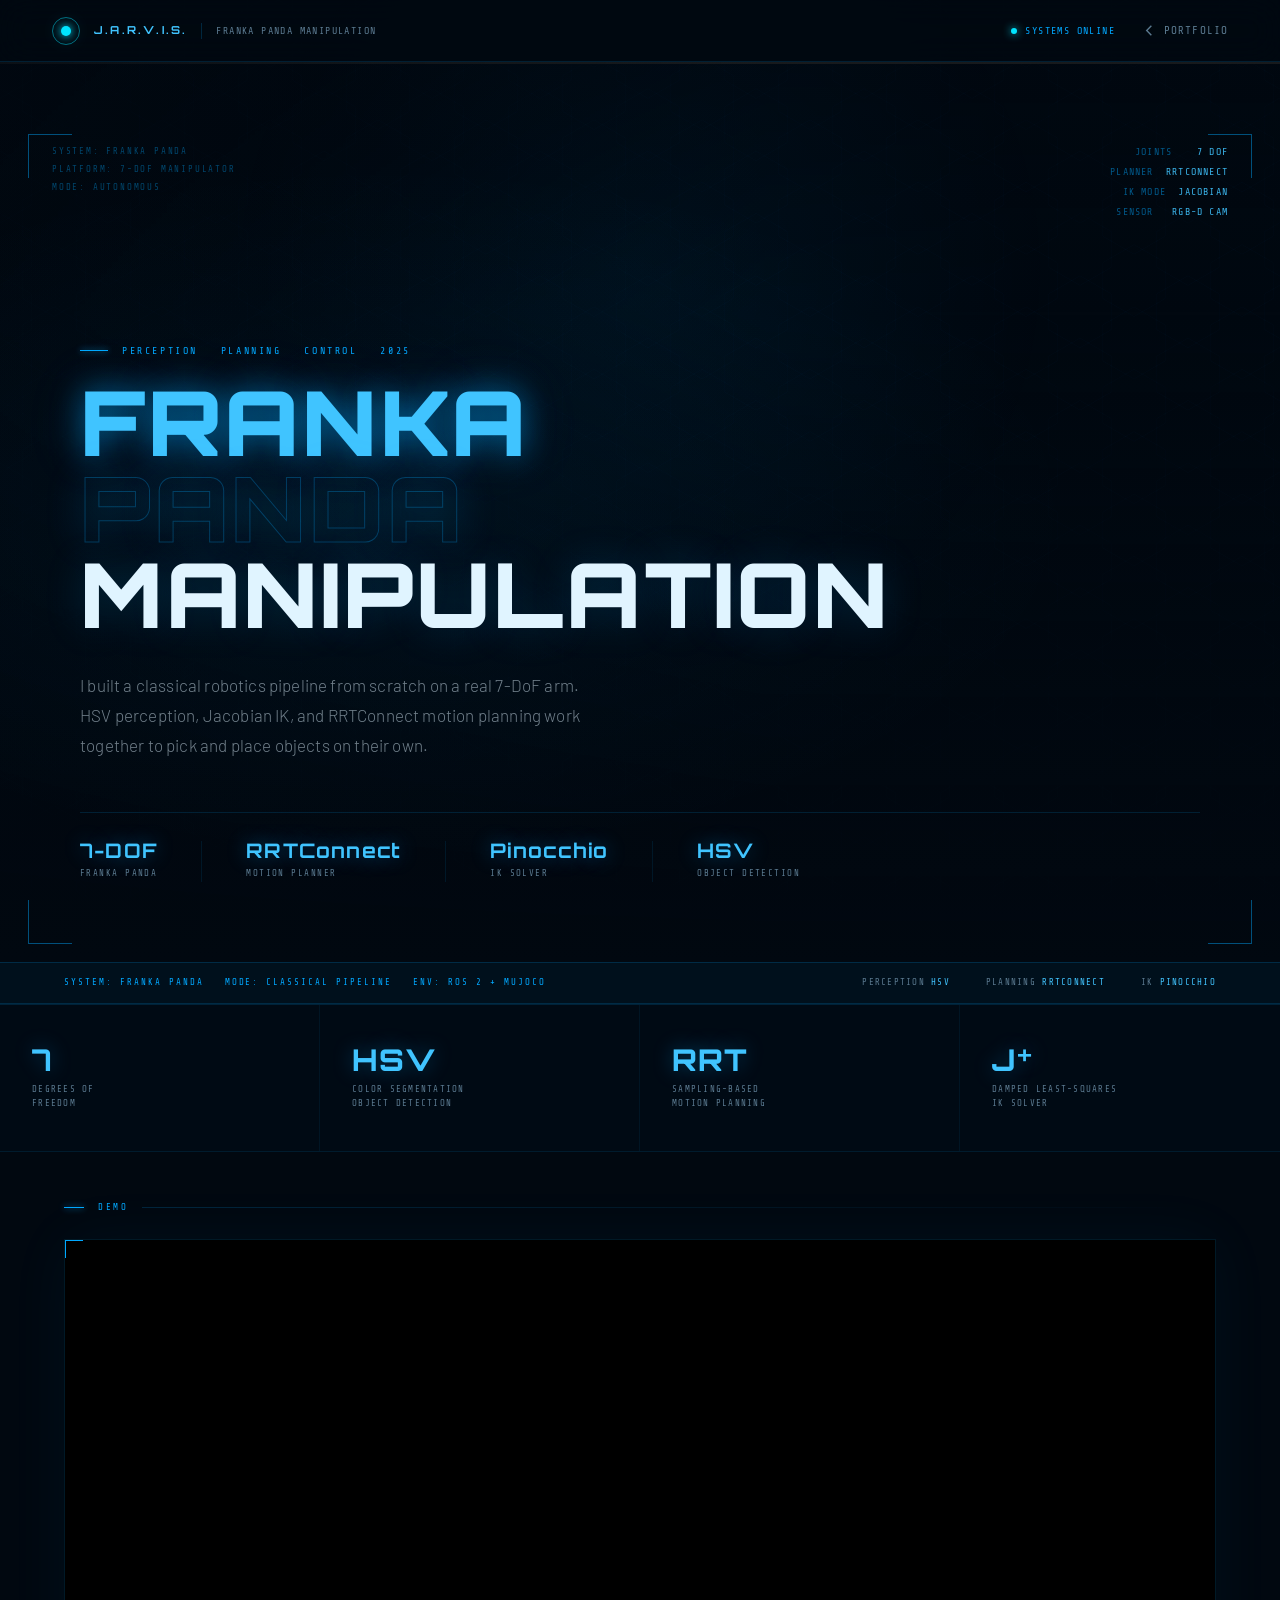
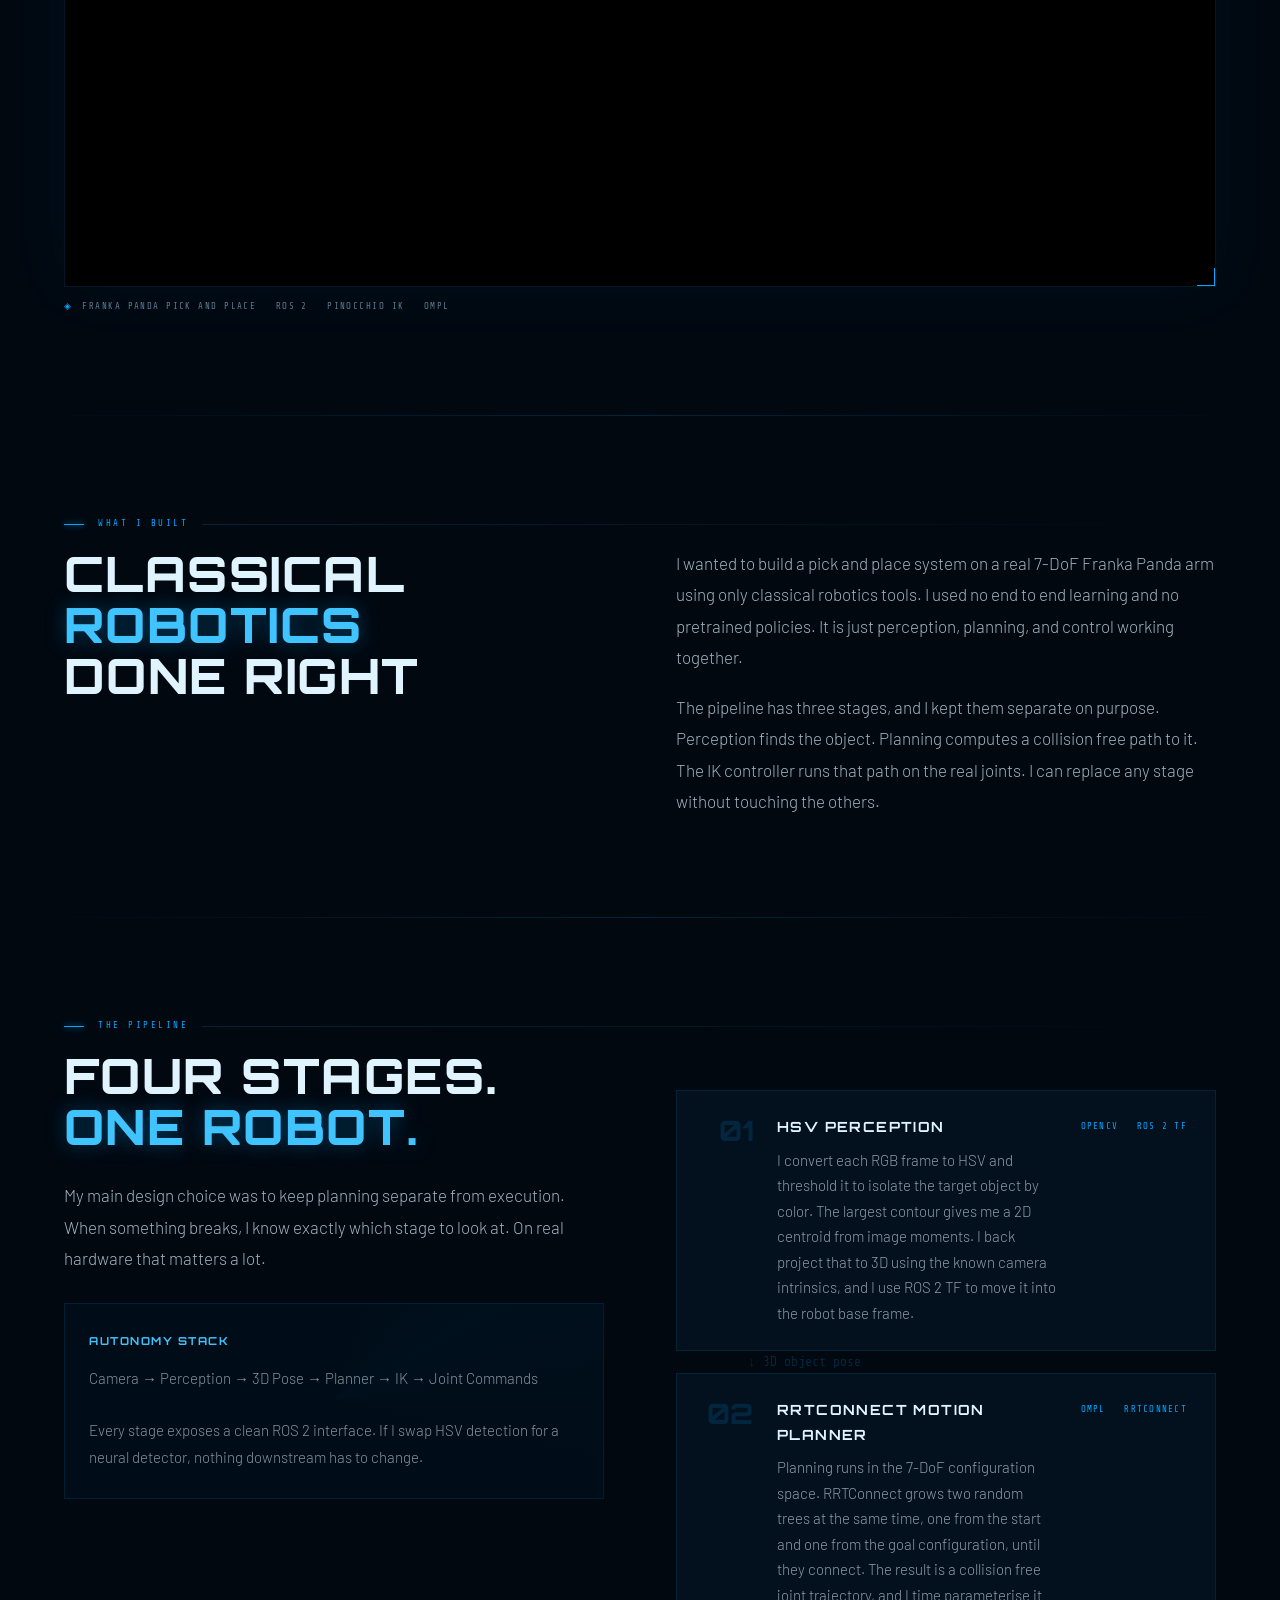
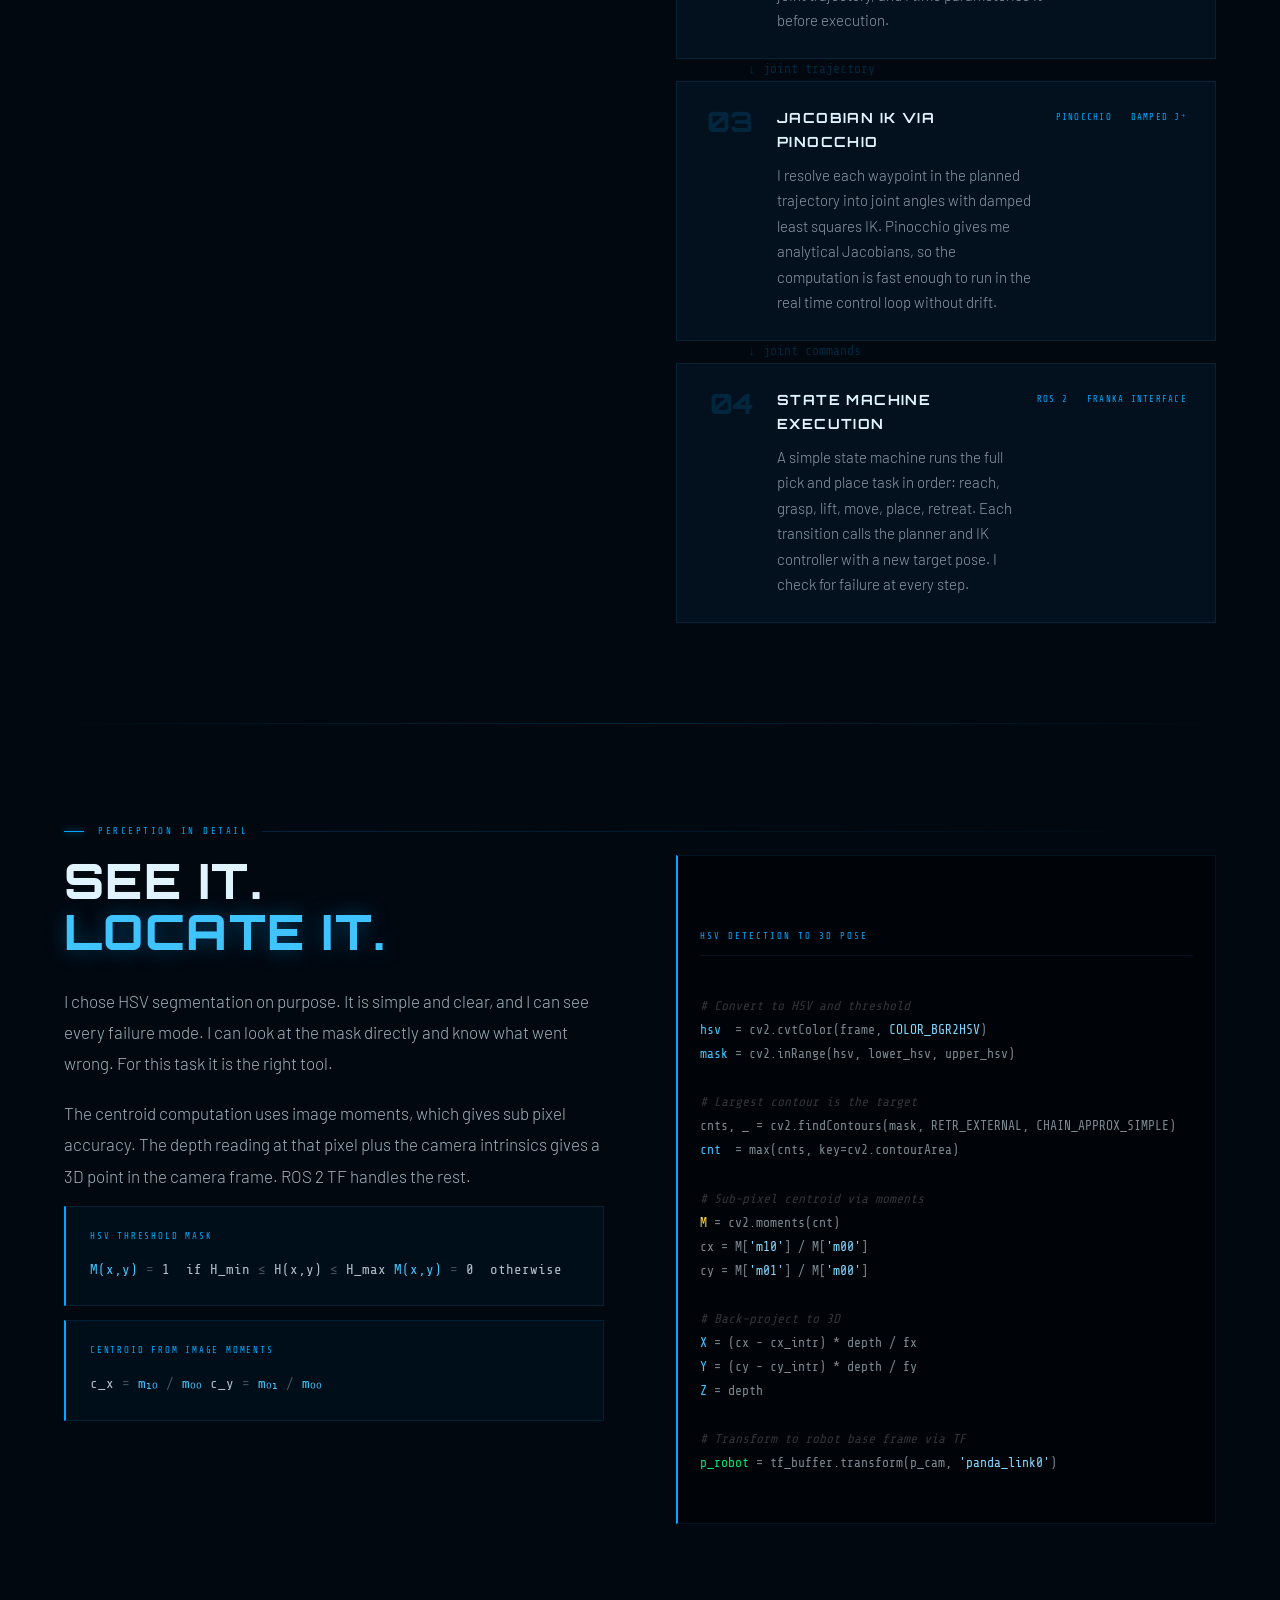
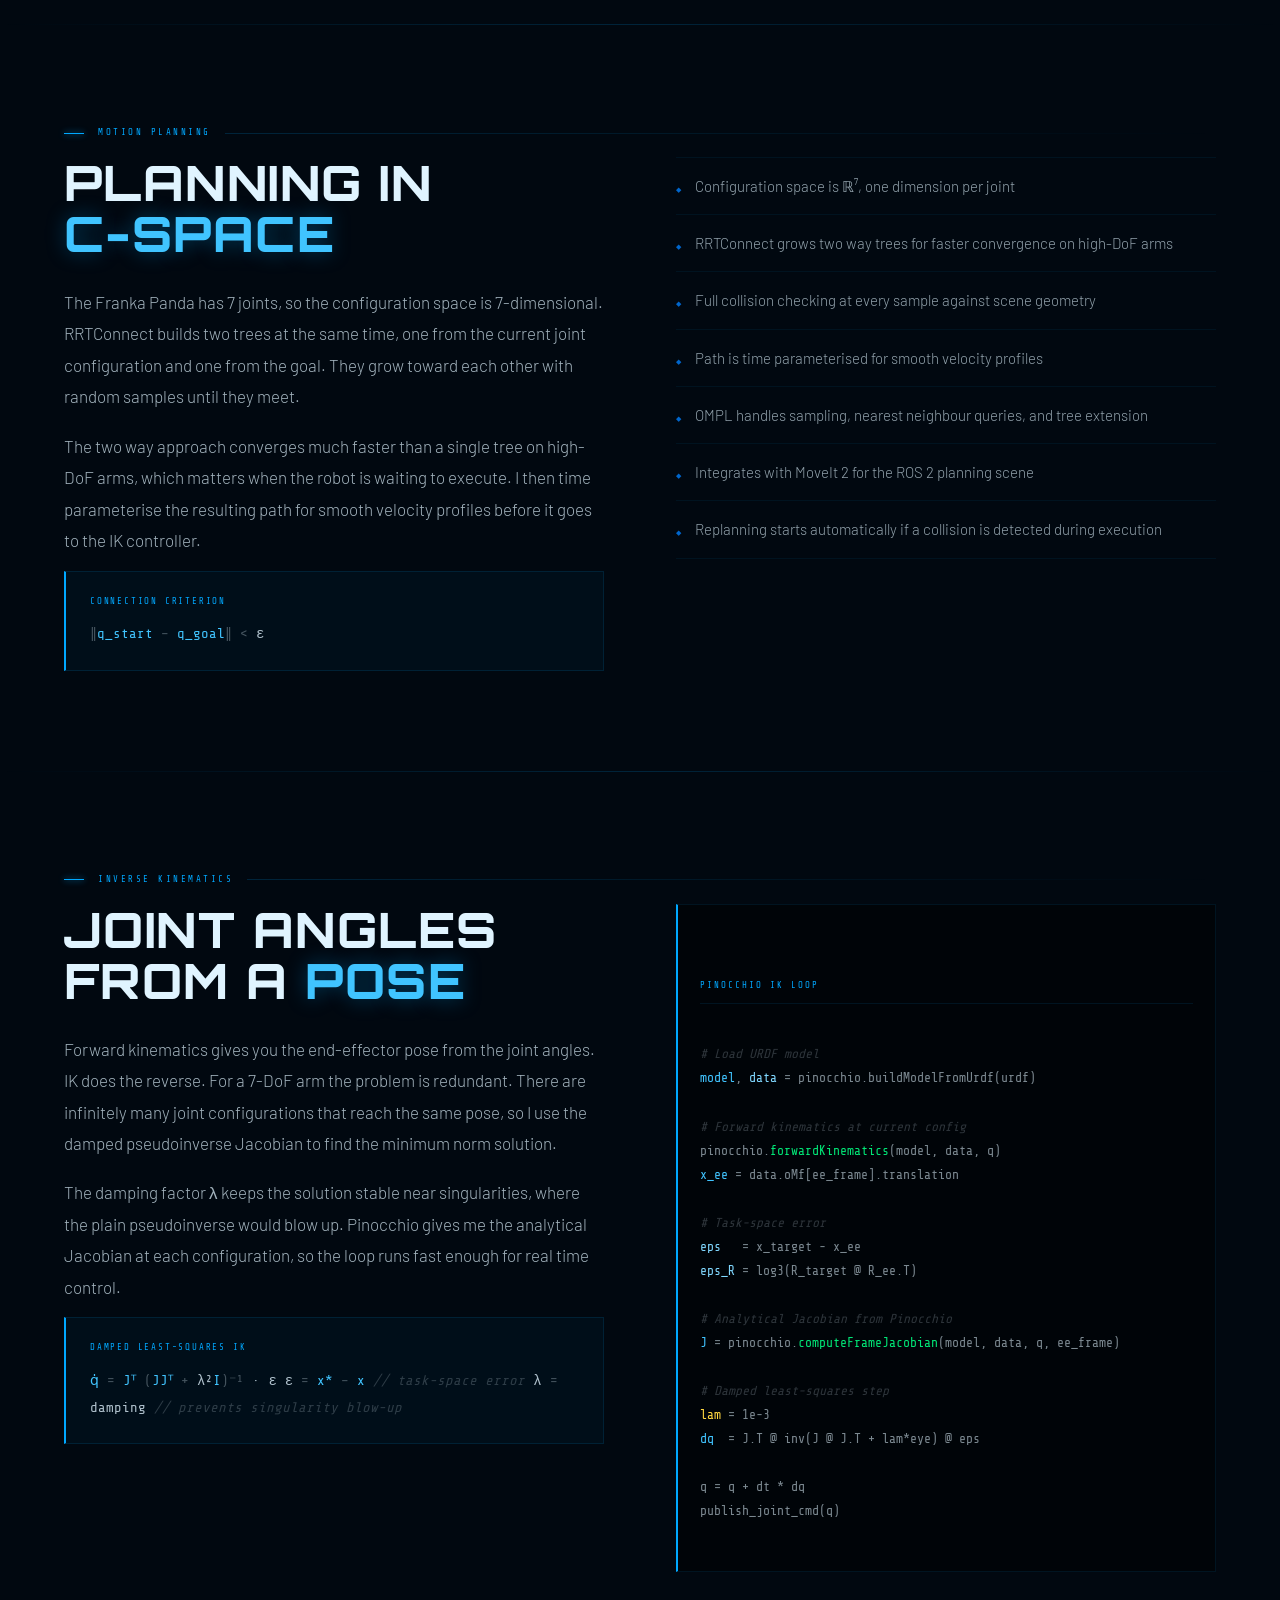
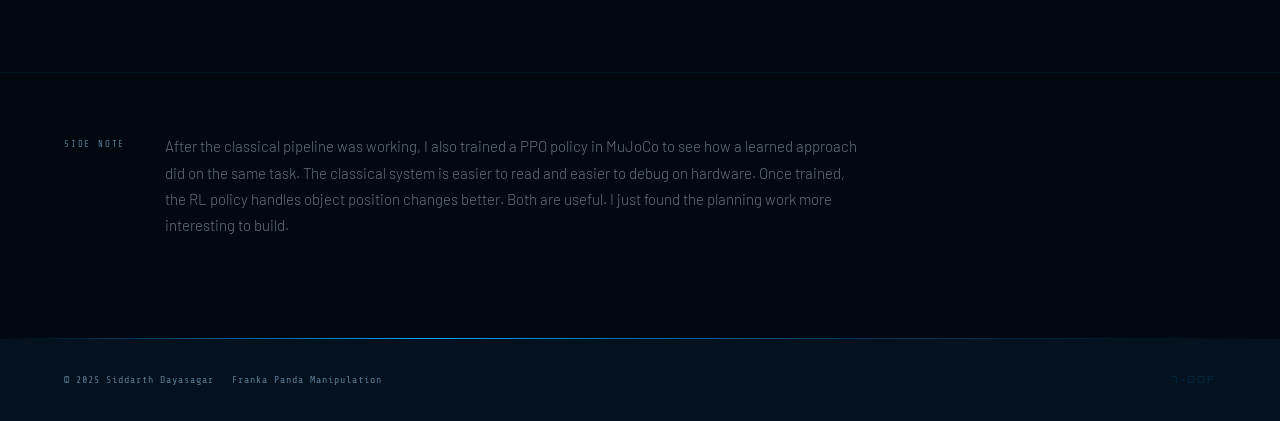
<file: projects/panda.html>
<!DOCTYPE html>
<html lang="en">
<head>
<!-- Google tag (gtag.js) -->
<script async src="https://www.googletagmanager.com/gtag/js?id=G-Z48W53MRV3"></script>
<script>
  window.dataLayer = window.dataLayer || [];
  function gtag(){dataLayer.push(arguments);}
  gtag('js', new Date());

  gtag('config', 'G-Z48W53MRV3');
</script>

  <meta charset="UTF-8"/>
  <meta name="viewport" content="width=device-width, initial-scale=1.0"/>
  <title>Franka Panda: Manipulation</title>
  <link href="https://fonts.googleapis.com/css2?family=Orbitron:wght@400;500;600;700;800;900&family=Share+Tech+Mono&family=Barlow:wght@300;400;500&display=swap" rel="stylesheet"/>
  <style>
    *, *::before, *::after { box-sizing: border-box; margin: 0; padding: 0; }

    :root {
      --black:   #010810;
      --deep:    #020d1a;
      --panel:   #041220;
      --panel2:  #061828;
      --blue:    #00a8ff;
      --blue2:   #40c4ff;
      --blue3:   #0066cc;
      --blue-dim: rgba(0,168,255,0.08);
      --arc:     #00e5ff;
      --white:   #e0f4ff;
      --muted:   #5a7a90;
      --mono:    'Share Tech Mono', monospace;
      --display: 'Orbitron', sans-serif;
      --body:    'Barlow', sans-serif;
    }

    html { scroll-behavior: smooth; }

    body {
      background: var(--black);
      color: var(--white);
      font-family: var(--body);
      font-weight: 300;
      line-height: 1.75;
      overflow-x: hidden;
      -webkit-font-smoothing: antialiased;
    }

    a { color: inherit; text-decoration: none; }
    img { display: block; max-width: 100%; }

    /* ── HEX GRID ────────────────────────────── */
    #hex-canvas {
      position: fixed; inset: 0; z-index: 0;
      opacity: 0.15; pointer-events: none;
    }
    .radial-glow {
      position: fixed; top: -20%; left: 50%;
      transform: translateX(-50%);
      width: 900px; height: 900px;
      background: radial-gradient(ellipse, rgba(0,168,255,0.06) 0%, transparent 65%);
      pointer-events: none; z-index: 0;
    }
    body > *:not(#hex-canvas):not(.radial-glow) { position: relative; z-index: 1; }

    /* ── NAV ─────────────────────────────────── */
    nav {
      position: fixed; top: 0; left: 0; right: 0; z-index: 500;
      height: 62px;
      display: flex; align-items: center; justify-content: space-between;
      padding: 0 52px;
      background: rgba(1,8,16,0.88);
      backdrop-filter: blur(16px);
      border-bottom: 1px solid rgba(0,168,255,0.15);
    }

    .nav-left { display: flex; align-items: center; gap: 14px; }

    .arc-reactor {
      width: 28px; height: 28px; border-radius: 50%;
      border: 1px solid rgba(0,229,255,0.45);
      display: flex; align-items: center; justify-content: center;
      position: relative;
    }
    .arc-reactor::before {
      content: ''; width: 10px; height: 10px; border-radius: 50%;
      background: var(--arc);
      box-shadow: 0 0 8px var(--arc), 0 0 20px rgba(0,229,255,0.45);
      animation: arc-pulse 2s ease-in-out infinite;
    }
    @keyframes arc-pulse {
      0%,100% { box-shadow: 0 0 8px var(--arc), 0 0 20px rgba(0,229,255,0.35); }
      50%      { box-shadow: 0 0 14px var(--arc), 0 0 40px rgba(0,229,255,0.65); }
    }

    .nav-title {
      font-family: var(--display);
      font-size: 11px; font-weight: 700;
      letter-spacing: 0.2em; text-transform: uppercase; color: var(--blue2);
    }
    .nav-sep { width: 1px; height: 16px; background: rgba(0,168,255,0.2); }
    .nav-sub {
      font-family: var(--mono); font-size: 10px;
      letter-spacing: 0.14em; color: var(--muted);
      text-transform: uppercase;
    }

    .nav-status {
      display: flex; align-items: center; gap: 8px;
      font-family: var(--mono); font-size: 10px;
      letter-spacing: 0.14em; text-transform: uppercase; color: var(--blue);
    }
    .status-dot {
      width: 6px; height: 6px; border-radius: 50%;
      background: var(--arc); box-shadow: 0 0 8px var(--arc);
      animation: arc-pulse 1.8s ease-in-out infinite;
    }
    .nav-back {
      font-family: var(--mono); font-size: 11px;
      color: var(--muted); letter-spacing: 0.1em; text-transform: uppercase;
      display: flex; align-items: center; gap: 8px; transition: color 0.2s;
    }
    .nav-back:hover { color: var(--white); }

    /* ── HERO ────────────────────────────────── */
    .hero {
      position: relative; width: 100%;
      height: 100svh; min-height: 620px; overflow: hidden;
    }

    .hero-video-wrap { position: absolute; inset: 0; overflow: hidden; }
    .hero-video-wrap iframe {
      position: absolute; top: 50%; left: 50%;
      transform: translate(-50%, -50%);
      width: 100vw; height: 56.25vw;
      min-height: 100vh; min-width: 177.78vh;
      pointer-events: none;
      filter: brightness(0.22) saturate(0.4) hue-rotate(190deg);
    }

    .hero-overlay {
      position: absolute; inset: 0;
      background:
        radial-gradient(ellipse at 30% 50%, rgba(0,168,255,0.05) 0%, transparent 55%),
        linear-gradient(to bottom, rgba(1,8,16,0.3) 0%, transparent 28%, rgba(1,8,16,0.65) 72%, rgba(1,8,16,1) 100%),
        linear-gradient(to right, rgba(1,8,16,0.55) 0%, transparent 60%);
    }

    .hero-arc-line {
      position: absolute; left: 0; right: 0; height: 1px;
      background: linear-gradient(90deg, transparent 0%, rgba(0,168,255,0.4) 30%, rgba(0,229,255,0.7) 50%, rgba(0,168,255,0.4) 70%, transparent 100%);
      animation: arc-scan 5s ease-in-out infinite; opacity: 0;
    }
    .hero-arc-line:nth-child(2) { animation-delay: 2.5s; }
    @keyframes arc-scan {
      0%   { top: 10%; opacity: 0; }
      10%  { opacity: 0.55; }
      90%  { opacity: 0.3; }
      100% { top: 90%; opacity: 0; }
    }

    .hud-corner {
      position: absolute; width: 44px; height: 44px;
      border-color: rgba(0,168,255,0.45); border-style: solid;
    }
    .hud-corner.tl { top: 72px; left: 28px; border-width: 1px 0 0 1px; }
    .hud-corner.tr { top: 72px; right: 28px; border-width: 1px 1px 0 0; }
    .hud-corner.bl { bottom: 18px; left: 28px; border-width: 0 0 1px 1px; }
    .hud-corner.br { bottom: 18px; right: 28px; border-width: 0 1px 1px 0; }

    .jarvis-tag {
      position: absolute; top: 80px; left: 52px;
      font-family: var(--mono); font-size: 9px;
      letter-spacing: 0.2em; text-transform: uppercase;
      color: rgba(0,168,255,0.38); line-height: 2;
    }

    .jarvis-readout {
      position: absolute; top: 80px; right: 52px;
      text-align: right;
      font-family: var(--mono); font-size: 10px;
      letter-spacing: 0.12em; text-transform: uppercase;
      color: rgba(0,168,255,0.5); line-height: 2;
    }
    .jarvis-readout .live { color: var(--blue2); opacity: 0.9; }

    .hero-content {
      position: relative; z-index: 10;
      width: 100%; max-width: 1400px; margin: 0 auto;
      padding: 0 80px 80px;
      height: 100%; display: flex; flex-direction: column; justify-content: flex-end;
    }

    .hero-eyebrow {
      font-family: var(--mono); font-size: 10px;
      letter-spacing: 0.26em; text-transform: uppercase;
      color: var(--blue); margin-bottom: 20px;
      display: flex; align-items: center; gap: 14px;
    }
    .hero-eyebrow::before {
      content: ''; display: block;
      width: 28px; height: 1px; background: var(--blue);
      box-shadow: 0 0 6px var(--blue);
    }

    .hero-title {
      font-family: var(--display);
      font-size: clamp(40px, 7vw, 100px);
      font-weight: 900; letter-spacing: 0.03em;
      line-height: 0.96; text-transform: uppercase;
      color: var(--white); margin-bottom: 10px;
      text-shadow: 0 0 40px rgba(0,168,255,0.18);
    }
    .hero-title .blue {
      color: var(--blue2);
      text-shadow: 0 0 30px rgba(0,168,255,0.55), 0 0 60px rgba(0,168,255,0.18);
    }
    .hero-title .outline {
      -webkit-text-stroke: 1px rgba(0,168,255,0.28); color: transparent;
    }

    .hero-sub {
      font-size: 17px; font-weight: 300;
      color: rgba(224,244,255,0.5);
      max-width: 500px; line-height: 1.75;
      margin: 24px 0 52px;
      font-family: var(--body); letter-spacing: 0.01em;
    }

    .hero-telem {
      display: flex; gap: 0;
      border-top: 1px solid rgba(0,168,255,0.15);
      padding-top: 28px; flex-wrap: wrap;
    }
    .telem-cell {
      padding-right: 44px; margin-right: 44px;
      border-right: 1px solid rgba(0,168,255,0.1);
    }
    .telem-cell:last-child { border-right: none; margin-right: 0; }
    .telem-val {
      font-family: var(--display);
      font-size: 20px; font-weight: 700;
      color: var(--blue2); line-height: 1; margin-bottom: 5px;
      letter-spacing: 0.06em;
      text-shadow: 0 0 20px rgba(0,168,255,0.45);
    }
    .telem-label {
      font-family: var(--mono); font-size: 9px;
      letter-spacing: 0.16em; text-transform: uppercase; color: var(--muted);
    }

    /* ── SYSTEM BANNER ───────────────────────── */
    .sys-banner {
      background: rgba(0,168,255,0.05);
      border-top: 1px solid rgba(0,168,255,0.18);
      border-bottom: 1px solid rgba(0,168,255,0.18);
      padding: 12px 64px;
      display: flex; align-items: center; justify-content: space-between; flex-wrap: wrap; gap: 8px;
    }
    .sys-banner-id {
      font-family: var(--mono); font-size: 9px;
      letter-spacing: 0.22em; text-transform: uppercase; color: var(--blue);
    }
    .sys-banner-right { display: flex; gap: 36px; flex-wrap: wrap; }
    .sys-banner-item {
      font-family: var(--mono); font-size: 9px;
      letter-spacing: 0.14em; text-transform: uppercase; color: var(--muted);
    }
    .sys-banner-item span { color: var(--blue2); }

    /* ── DIVIDER ─────────────────────────────── */
    .divider {
      height: 1px;
      background: linear-gradient(90deg, transparent, rgba(0,168,255,0.18), transparent);
    }

    /* ── SECTIONS ────────────────────────────── */
    section {
      max-width: 1400px; margin: 0 auto;
      padding: 100px 64px;
    }

    .section-tag {
      font-family: var(--mono); font-size: 9px; font-weight: 400;
      letter-spacing: 0.28em; text-transform: uppercase;
      color: var(--blue); margin-bottom: 16px;
      display: flex; align-items: center; gap: 14px;
    }
    .section-tag::before {
      content: ''; display: block; width: 20px; height: 1px;
      background: var(--blue); box-shadow: 0 0 6px var(--blue);
    }
    .section-tag::after {
      content: ''; flex: 1; height: 1px;
      background: linear-gradient(90deg, rgba(0,168,255,0.18), transparent);
    }

    .section-title {
      font-family: var(--display);
      font-size: clamp(28px, 3.8vw, 52px);
      font-weight: 800; text-transform: uppercase;
      letter-spacing: 0.03em; line-height: 1.05;
      color: var(--white); margin-bottom: 28px;
    }
    .section-title .blue { color: var(--blue2); text-shadow: 0 0 20px rgba(0,168,255,0.35); }

    /* Bigger, readable body text */
    .body-text {
      font-size: 17px; font-weight: 300;
      color: rgba(224,244,255,0.72);
      line-height: 1.85; max-width: 600px;
    }
    .body-text + .body-text { margin-top: 18px; }

    .two-col {
      display: grid; grid-template-columns: 1fr 1fr;
      gap: 72px; align-items: start;
    }

    /* ── VIDEO ───────────────────────────────── */
    .video-section {
      max-width: 1400px; margin: 0 auto;
      padding: 0 64px 100px;
    }
    .video-wrap {
      position: relative; width: 100%;
      aspect-ratio: 16/9; background: #000; overflow: hidden;
      border: 1px solid rgba(0,168,255,0.15);
      box-shadow: 0 0 60px rgba(0,168,255,0.05);
    }
    .video-wrap::before, .video-wrap::after {
      content: ''; position: absolute; width: 18px; height: 18px; z-index: 2;
    }
    .video-wrap::before { top:0; left:0; border-top:1px solid var(--blue); border-left:1px solid var(--blue); }
    .video-wrap::after  { bottom:0; right:0; border-bottom:1px solid var(--blue); border-right:1px solid var(--blue); }
    .video-wrap iframe { position: absolute; inset: 0; width: 100%; height: 100%; border: none; }
    .video-caption {
      margin-top: 12px;
      font-family: var(--mono); font-size: 9px;
      letter-spacing: 0.16em; text-transform: uppercase; color: var(--muted);
      display: flex; align-items: center; gap: 10px;
    }
    .video-caption::before { content: '◈'; color: var(--blue); font-size: 9px; }

    /* ── METRICS ─────────────────────────────── */
    .metrics-strip {
      display: grid; grid-template-columns: repeat(4,1fr);
      border-top: 1px solid rgba(0,168,255,0.15);
      border-bottom: 1px solid rgba(0,168,255,0.1);
      background: rgba(0,168,255,0.02);
    }
    .metric-cell {
      padding: 40px 32px;
      border-right: 1px solid rgba(0,168,255,0.07);
      transition: background 0.3s;
    }
    .metric-cell:hover { background: rgba(0,168,255,0.04); }
    .metric-cell:last-child { border-right: none; }
    .metric-num {
      font-family: var(--display);
      font-size: 30px; font-weight: 800;
      letter-spacing: 0.04em; color: var(--blue2);
      line-height: 1; margin-bottom: 8px;
      text-shadow: 0 0 20px rgba(0,168,255,0.35);
    }
    .metric-desc {
      font-family: var(--mono); font-size: 9px;
      letter-spacing: 0.14em; text-transform: uppercase;
      color: var(--muted); line-height: 1.55;
    }

    /* ── PIPELINE ────────────────────────────── */
    .pipeline { display: flex; flex-direction: column; gap: 2px; margin-top: 40px; }

    .pipe-step {
      display: flex; align-items: flex-start; gap: 24px;
      background: rgba(4,18,32,0.9);
      border: 1px solid rgba(0,168,255,0.12);
      padding: 24px 28px;
      transition: background 0.2s, border-color 0.2s;
    }
    .pipe-step:hover { background: rgba(6,24,40,0.95); border-color: rgba(0,168,255,0.25); }

    .pipe-num {
      font-family: var(--display); font-size: 28px; font-weight: 800;
      color: rgba(0,168,255,0.15); line-height: 1;
      flex-shrink: 0; width: 48px; text-align: right; margin-top: 2px;
    }

    .pipe-content { flex: 1; }
    .pipe-title {
      font-family: var(--display); font-size: 14px; font-weight: 700;
      letter-spacing: 0.1em; text-transform: uppercase;
      color: var(--white); margin-bottom: 8px;
    }
    .pipe-desc {
      font-size: 15px; font-weight: 300;
      color: rgba(224,244,255,0.62); line-height: 1.7;
    }
    .pipe-tag {
      font-family: var(--mono); font-size: 9px;
      letter-spacing: 0.14em; text-transform: uppercase; color: var(--blue);
      flex-shrink: 0; margin-top: 4px;
    }

    .pipe-arrow-row {
      display: flex; align-items: center;
      padding: 0 0 0 72px; height: 18px;
      color: rgba(0,168,255,0.2); font-size: 13px;
      font-family: var(--mono);
    }

    /* ── MATH / CODE BLOCKS ──────────────────── */
    .eq-card {
      background: rgba(0,168,255,0.04);
      border: 1px solid rgba(0,168,255,0.12);
      border-left: 2px solid var(--blue);
      padding: 22px 24px; margin-top: 14px;
    }
    .eq-label {
      font-family: var(--mono); font-size: 9px;
      letter-spacing: 0.2em; text-transform: uppercase;
      color: var(--blue); margin-bottom: 12px;
    }
    .eq-body {
      font-family: var(--mono); font-size: 14px;
      color: rgba(224,244,255,0.78); line-height: 1.9;
    }
    .eq-body .var { color: var(--blue2); }
    .eq-body .op  { color: rgba(224,244,255,0.3); }

    .code-block {
      font-family: var(--mono); font-size: 13px;
      line-height: 1.85; color: rgba(224,244,255,0.55);
      white-space: pre; overflow-x: auto;
      padding: 24px 22px;
      background: rgba(0,0,0,0.45);
      border-left: 2px solid var(--blue);
      border: 1px solid rgba(0,168,255,0.1);
      border-left: 2px solid var(--blue);
    }
    .code-title {
      font-size: 9px; letter-spacing: 0.22em; text-transform: uppercase;
      color: var(--blue); margin-bottom: 14px;
      padding-bottom: 10px; border-bottom: 1px solid rgba(0,168,255,0.1);
    }
    .hl  { color: #40c4ff; }
    .hl2 { color: #80d8ff; }
    .hl3 { color: #00e676; }
    .hl4 { color: #ffd740; }
    .cm  { color: rgba(224,244,255,0.2); font-style: italic; }

    /* ── DETAIL LIST ─────────────────────────── */
    .detail-list { list-style: none; padding: 0; }
    .detail-list li {
      display: flex; align-items: baseline; gap: 14px;
      padding: 15px 0; border-bottom: 1px solid rgba(0,168,255,0.07);
      font-size: 15px; font-weight: 300;
      color: rgba(224,244,255,0.65);
    }
    .detail-list li:first-child { border-top: 1px solid rgba(0,168,255,0.07); }
    .detail-list li::before {
      content: '◆'; color: var(--blue3); flex-shrink: 0;
      font-size: 7px; margin-top: 5px;
    }

    /* ── HOLO PANEL ──────────────────────────── */
    .holo-panel {
      background: rgba(0,168,255,0.03);
      border: 1px solid rgba(0,168,255,0.12);
      padding: 28px 24px; position: relative; overflow: hidden;
    }
    .holo-panel::after {
      content: ''; position: absolute; top: -50%; left: -50%;
      width: 200%; height: 200%;
      background: conic-gradient(from 0deg at 50% 50%, transparent 0deg, rgba(0,168,255,0.025) 60deg, transparent 120deg);
      animation: holo-spin 12s linear infinite; pointer-events: none;
    }
    @keyframes holo-spin { 100% { transform: rotate(360deg); } }
    .holo-title {
      font-family: var(--display); font-size: 11px; font-weight: 700;
      letter-spacing: 0.14em; text-transform: uppercase;
      color: var(--blue2); margin-bottom: 14px; position: relative; z-index: 1;
    }
    .holo-body {
      font-size: 15px; font-weight: 300;
      color: rgba(224,244,255,0.58); line-height: 1.75;
      position: relative; z-index: 1;
    }

    /* ── RL FOOTNOTE ─────────────────────────── */
    .footnote-section {
      max-width: 1400px; margin: 0 auto;
      padding: 60px 64px 100px;
      border-top: 1px solid rgba(0,168,255,0.08);
    }
    .footnote-inner {
      display: flex; gap: 40px; align-items: flex-start;
    }
    .footnote-tag {
      font-family: var(--mono); font-size: 9px;
      letter-spacing: 0.2em; text-transform: uppercase;
      color: var(--muted); flex-shrink: 0; margin-top: 4px;
    }
    .footnote-body {
      font-size: 15px; font-weight: 300;
      color: rgba(224,244,255,0.45); line-height: 1.75;
      max-width: 700px;
    }

    /* ── FOOTER ──────────────────────────────── */
    .footer-bar {
      height: 1px;
      background: linear-gradient(90deg, transparent, var(--blue), rgba(0,168,255,0.3), transparent);
      box-shadow: 0 0 8px rgba(0,168,255,0.18);
    }
    footer {
      background: var(--panel);
      padding: 32px 64px;
      display: flex; align-items: center; justify-content: space-between;
    }
    .footer-copy {
      font-family: var(--mono); font-size: 10px;
      color: var(--muted); letter-spacing: 0.1em;
    }
    .footer-tag {
      font-family: var(--display); font-size: 10px; font-weight: 700;
      letter-spacing: 0.2em; text-transform: uppercase;
      color: rgba(0,168,255,0.12);
    }

    /* ── MOBILE ──────────────────────────────── */
    @media(max-width:768px) {
      nav { padding: 0 20px; }
      .hero-content { padding: 0 20px 52px; }
      .hero-telem { flex-wrap: wrap; gap: 22px; }
      .telem-cell { border-right: none; margin-right: 0; padding-right: 0; }
      .hud-corner, .jarvis-readout, .jarvis-tag { display: none; }
      section { padding: 72px 20px; }
      .video-section { padding: 0 20px 72px; }
      .sys-banner { padding: 10px 20px; }
      .metrics-strip { grid-template-columns: repeat(2,1fr); }
      .metric-cell { padding: 28px 18px; }
      .two-col { grid-template-columns: 1fr; gap: 48px; }
      .pipe-step { flex-direction: column; gap: 12px; }
      .pipe-num { width: auto; text-align: left; font-size: 22px; }
      .pipe-tag { margin-top: 10px; }
      .footnote-section { padding: 48px 20px 72px; }
      .footnote-inner { flex-direction: column; gap: 16px; }
      footer { padding: 24px 20px; flex-direction: column; gap: 10px; }
    }
  </style>
</head>
<body>

<!-- ── HEX GRID ───────────────────────────────── -->
<canvas id="hex-canvas"></canvas>
<div class="radial-glow"></div>
<script>
  const c = document.getElementById('hex-canvas');
  const ctx = c.getContext('2d');
  function drawHex() {
    c.width = window.innerWidth; c.height = window.innerHeight;
    const s = 36, h = s * Math.sqrt(3);
    ctx.clearRect(0,0,c.width,c.height);
    ctx.strokeStyle = 'rgba(0,168,255,0.32)'; ctx.lineWidth = 0.5;
    for (let row = -1; row < c.height/h + 2; row++) {
      for (let col = -1; col < c.width/(s*1.5) + 2; col++) {
        const x = col * s * 1.5;
        const y = row * h + (col % 2 === 0 ? 0 : h/2);
        ctx.beginPath();
        for (let i = 0; i < 6; i++) {
          const a = Math.PI/180 * (60*i - 30);
          i === 0 ? ctx.moveTo(x + s*Math.cos(a), y + s*Math.sin(a))
                  : ctx.lineTo(x + s*Math.cos(a), y + s*Math.sin(a));
        }
        ctx.closePath(); ctx.stroke();
      }
    }
  }
  drawHex(); window.addEventListener('resize', drawHex);
</script>

<!-- ── NAV ───────────────────────────────────── -->
<nav>
  <div class="nav-left">
    <div class="arc-reactor"></div>
    <span class="nav-title">J.A.R.V.I.S.</span>
    <div class="nav-sep"></div>
    <span class="nav-sub">Franka Panda Manipulation</span>
  </div>
  <div style="display:flex;align-items:center;gap:28px">
    <div class="nav-status"><span class="status-dot"></span>Systems Online</div>
    <a href="../index.html" class="nav-back">
      <svg width="13" height="13" viewBox="0 0 14 14" fill="none" stroke="currentColor" stroke-width="1.5">
        <path d="M9 2L4 7l5 5"/>
      </svg>
      Portfolio
    </a>
  </div>
</nav>

<!-- ── HERO ──────────────────────────────────── -->
<div class="hero">
  <div class="hero-video-wrap">
    <iframe
      src="https://www.youtube.com/embed/Vw0LgdXKMdg?autoplay=1&mute=1&loop=1&playlist=Vw0LgdXKMdg&controls=0&modestbranding=1&rel=0"
      allow="autoplay; encrypted-media" allowfullscreen>
    </iframe>
  </div>
  <div class="hero-overlay"></div>
  <div class="hero-arc-line"></div>
  <div class="hero-arc-line"></div>
  <div class="hud-corner tl"></div>
  <div class="hud-corner tr"></div>
  <div class="hud-corner bl"></div>
  <div class="hud-corner br"></div>

  <div class="jarvis-readout">
    Joints &nbsp;&nbsp;&nbsp;<span class="live">7 DOF</span><br/>
    Planner &nbsp;<span class="live">RRTConnect</span><br/>
    IK Mode &nbsp;<span class="live">Jacobian</span><br/>
    Sensor &nbsp;&nbsp;<span class="live">RGB-D Cam</span>
  </div>
  <div class="jarvis-tag">
    System: Franka Panda<br/>
    Platform: 7-DoF Manipulator<br/>
    Mode: Autonomous
  </div>

  <div class="hero-content">
    <div class="hero-eyebrow">Perception &nbsp; Planning &nbsp; Control &nbsp; 2025</div>
    <h1 class="hero-title">
      <span class="blue">Franka</span><br/>
      <span class="outline">Panda</span><br/>
      Manipulation
    </h1>
    <p class="hero-sub">
      I built a classical robotics pipeline from scratch on a real 7-DoF arm.
      HSV perception, Jacobian IK, and RRTConnect motion planning work
      together to pick and place objects on their own.
    </p>
    <div class="hero-telem">
      <div class="telem-cell">
        <div class="telem-val">7-DOF</div>
        <div class="telem-label">Franka Panda</div>
      </div>
      <div class="telem-cell">
        <div class="telem-val">RRTConnect</div>
        <div class="telem-label">Motion planner</div>
      </div>
      <div class="telem-cell">
        <div class="telem-val">Pinocchio</div>
        <div class="telem-label">IK solver</div>
      </div>
      <div class="telem-cell">
        <div class="telem-val">HSV</div>
        <div class="telem-label">Object detection</div>
      </div>
    </div>
  </div>
</div>

<!-- ── SYS BANNER ────────────────────────────── -->
<div class="sys-banner">
  <span class="sys-banner-id">System: Franka Panda &nbsp; Mode: Classical Pipeline &nbsp; Env: ROS 2 + MuJoCo</span>
  <div class="sys-banner-right">
    <div class="sys-banner-item">Perception <span>HSV</span></div>
    <div class="sys-banner-item">Planning <span>RRTConnect</span></div>
    <div class="sys-banner-item">IK <span>Pinocchio</span></div>
  </div>
</div>

<!-- ── METRICS ────────────────────────────────── -->
<div class="metrics-strip">
  <div class="metric-cell">
    <div class="metric-num">7</div>
    <div class="metric-desc">Degrees of<br/>freedom</div>
  </div>
  <div class="metric-cell">
    <div class="metric-num">HSV</div>
    <div class="metric-desc">Color segmentation<br/>object detection</div>
  </div>
  <div class="metric-cell">
    <div class="metric-num">RRT</div>
    <div class="metric-desc">Sampling-based<br/>motion planning</div>
  </div>
  <div class="metric-cell">
    <div class="metric-num">J⁺</div>
    <div class="metric-desc">Damped least-squares<br/>IK solver</div>
  </div>
</div>

<!-- ── VIDEO ──────────────────────────────────── -->
<div class="video-section" style="padding-top:0">
  <div style="max-width:1400px;margin:0 auto;padding:48px 0 24px">
    <div class="section-tag" style="margin-bottom:0">Demo</div>
  </div>
  <div class="video-wrap">
    <iframe
      src="https://www.youtube.com/embed/Vw0LgdXKMdg?controls=1&modestbranding=1&rel=0"
      allow="accelerometer; autoplay; clipboard-write; encrypted-media; gyroscope; picture-in-picture"
      allowfullscreen>
    </iframe>
  </div>
  <div class="video-caption">Franka Panda pick and place &nbsp; ROS 2 &nbsp; Pinocchio IK &nbsp; OMPL</div>
</div>

<div class="divider"></div>

<!-- ── OVERVIEW ──────────────────────────────── -->
<section>
  <div class="section-tag">What I built</div>
  <div class="two-col">
    <div>
      <h2 class="section-title">
        Classical <span class="blue">Robotics</span><br/>
        Done Right
      </h2>
    </div>
    <div>
      <p class="body-text">
        I wanted to build a pick and place system on a real 7-DoF Franka Panda
        arm using only classical robotics tools. I used no end to end learning
        and no pretrained policies. It is just perception, planning, and control
        working together.
      </p>
      <p class="body-text">
        The pipeline has three stages, and I kept them separate on purpose.
        Perception finds the object. Planning computes a collision free path to it.
        The IK controller runs that path on the real joints. I can replace any
        stage without touching the others.
      </p>
    </div>
  </div>
</section>

<div class="divider"></div>

<!-- ── FULL PIPELINE ─────────────────────────── -->
<section>
  <div class="section-tag">The pipeline</div>
  <div class="two-col" style="margin-bottom:0">
    <div>
      <h2 class="section-title">
        Four stages.<br/>
        <span class="blue">One robot.</span>
      </h2>
      <p class="body-text" style="margin-top:8px">
        My main design choice was to keep planning separate from execution.
        When something breaks, I know exactly which stage to look at.
        On real hardware that matters a lot.
      </p>
      <div class="holo-panel" style="margin-top:28px">
        <div class="holo-title">Autonomy Stack</div>
        <div class="holo-body">
          Camera → Perception → 3D Pose → Planner → IK → Joint Commands
          <br/><br/>
          Every stage exposes a clean ROS 2 interface. If I swap HSV
          detection for a neural detector, nothing downstream has to change.
        </div>
      </div>
    </div>
    <div>
      <div class="pipeline">
        <div class="pipe-step">
          <div class="pipe-num">01</div>
          <div class="pipe-content">
            <div class="pipe-title">HSV Perception</div>
            <div class="pipe-desc">
              I convert each RGB frame to HSV and threshold it to isolate
              the target object by color. The largest contour gives me a
              2D centroid from image moments. I back project that to 3D
              using the known camera intrinsics, and I use ROS 2 TF to move
              it into the robot base frame.
            </div>
          </div>
          <div class="pipe-tag">OpenCV &nbsp; ROS 2 TF</div>
        </div>

        <div class="pipe-arrow-row">↓ 3D object pose</div>

        <div class="pipe-step">
          <div class="pipe-num">02</div>
          <div class="pipe-content">
            <div class="pipe-title">RRTConnect Motion Planner</div>
            <div class="pipe-desc">
              Planning runs in the 7-DoF configuration space. RRTConnect
              grows two random trees at the same time, one from the start and
              one from the goal configuration, until they connect. The result
              is a collision free joint trajectory, and I time parameterise it
              before execution.
            </div>
          </div>
          <div class="pipe-tag">OMPL &nbsp; RRTConnect</div>
        </div>

        <div class="pipe-arrow-row">↓ joint trajectory</div>

        <div class="pipe-step">
          <div class="pipe-num">03</div>
          <div class="pipe-content">
            <div class="pipe-title">Jacobian IK via Pinocchio</div>
            <div class="pipe-desc">
              I resolve each waypoint in the planned trajectory into joint
              angles with damped least squares IK. Pinocchio gives me
              analytical Jacobians, so the computation is fast enough to run
              in the real time control loop without drift.
            </div>
          </div>
          <div class="pipe-tag">Pinocchio &nbsp; Damped J⁺</div>
        </div>

        <div class="pipe-arrow-row">↓ joint commands</div>

        <div class="pipe-step">
          <div class="pipe-num">04</div>
          <div class="pipe-content">
            <div class="pipe-title">State Machine Execution</div>
            <div class="pipe-desc">
              A simple state machine runs the full pick and place task in order:
              reach, grasp, lift, move, place, retreat. Each transition calls
              the planner and IK controller with a new target pose. I check for
              failure at every step.
            </div>
          </div>
          <div class="pipe-tag">ROS 2 &nbsp; Franka Interface</div>
        </div>
      </div>
    </div>
  </div>
</section>

<div class="divider"></div>

<!-- ── PERCEPTION ────────────────────────────── -->
<section>
  <div class="section-tag">Perception in detail</div>
  <div class="two-col">
    <div>
      <h2 class="section-title">
        See it.<br/>
        <span class="blue">Locate it.</span>
      </h2>
      <p class="body-text">
        I chose HSV segmentation on purpose. It is simple and clear, and I can
        see every failure mode. I can look at the mask directly and know what
        went wrong. For this task it is the right tool.
      </p>
      <p class="body-text">
        The centroid computation uses image moments, which gives sub pixel
        accuracy. The depth reading at that pixel plus the camera
        intrinsics gives a 3D point in the camera frame.
        ROS 2 TF handles the rest.
      </p>

      <div class="eq-card">
        <div class="eq-label">HSV Threshold Mask</div>
        <div class="eq-body">
<span class="var">M(x,y)</span> <span class="op">=</span> 1 &nbsp;if H_min <span class="op">≤</span> H(x,y) <span class="op">≤</span> H_max
<span class="var">M(x,y)</span> <span class="op">=</span> 0 &nbsp;otherwise
        </div>
      </div>

      <div class="eq-card">
        <div class="eq-label">Centroid from Image Moments</div>
        <div class="eq-body">
c_x <span class="op">=</span> <span class="var">m₁₀</span> <span class="op">/</span> <span class="var">m₀₀</span>
c_y <span class="op">=</span> <span class="var">m₀₁</span> <span class="op">/</span> <span class="var">m₀₀</span>
        </div>
      </div>
    </div>

    <div>
      <div class="code-block">
        <div class="code-title">HSV detection to 3D pose</div>
<span class="cm"># Convert to HSV and threshold</span>
<span class="hl">hsv</span>  = cv2.cvtColor(frame, <span class="hl2">COLOR_BGR2HSV</span>)
<span class="hl">mask</span> = cv2.inRange(hsv, lower_hsv, upper_hsv)

<span class="cm"># Largest contour is the target</span>
cnts, _ = cv2.findContours(mask, RETR_EXTERNAL, CHAIN_APPROX_SIMPLE)
<span class="hl">cnt</span>  = max(cnts, key=cv2.contourArea)

<span class="cm"># Sub-pixel centroid via moments</span>
<span class="hl4">M</span> = cv2.moments(cnt)
cx = M[<span class="hl2">'m10'</span>] / M[<span class="hl2">'m00'</span>]
cy = M[<span class="hl2">'m01'</span>] / M[<span class="hl2">'m00'</span>]

<span class="cm"># Back-project to 3D</span>
<span class="hl">X</span> = (cx - cx_intr) * depth / fx
<span class="hl">Y</span> = (cy - cy_intr) * depth / fy
<span class="hl">Z</span> = depth

<span class="cm"># Transform to robot base frame via TF</span>
<span class="hl3">p_robot</span> = tf_buffer.transform(p_cam, <span class="hl2">'panda_link0'</span>)
      </div>
    </div>
  </div>
</section>

<div class="divider"></div>

<!-- ── PLANNING ───────────────────────────────── -->
<section>
  <div class="section-tag">Motion planning</div>
  <div class="two-col">
    <div>
      <h2 class="section-title">
        Planning in<br/>
        <span class="blue">C-Space</span>
      </h2>
      <p class="body-text">
        The Franka Panda has 7 joints, so the configuration space is
        7-dimensional. RRTConnect builds two trees at the same time,
        one from the current joint configuration and one from the goal.
        They grow toward each other with random samples until they meet.
      </p>
      <p class="body-text">
        The two way approach converges much faster than a single tree on
        high-DoF arms, which matters when the robot is waiting to execute.
        I then time parameterise the resulting path for smooth velocity
        profiles before it goes to the IK controller.
      </p>

      <div class="eq-card">
        <div class="eq-label">Connection Criterion</div>
        <div class="eq-body">
<span class="op">‖</span><span class="var">q_start</span> <span class="op">−</span> <span class="var">q_goal</span><span class="op">‖</span> <span class="op">&lt;</span> ε
        </div>
      </div>
    </div>

    <div>
      <ul class="detail-list">
        <li>Configuration space is ℝ⁷, one dimension per joint</li>
        <li>RRTConnect grows two way trees for faster convergence on high-DoF arms</li>
        <li>Full collision checking at every sample against scene geometry</li>
        <li>Path is time parameterised for smooth velocity profiles</li>
        <li>OMPL handles sampling, nearest neighbour queries, and tree extension</li>
        <li>Integrates with MoveIt 2 for the ROS 2 planning scene</li>
        <li>Replanning starts automatically if a collision is detected during execution</li>
      </ul>
    </div>
  </div>
</section>

<div class="divider"></div>

<!-- ── IK ─────────────────────────────────────── -->
<section>
  <div class="section-tag">Inverse kinematics</div>
  <div class="two-col">
    <div>
      <h2 class="section-title">
        Joint angles<br/>
        from a <span class="blue">pose</span>
      </h2>
      <p class="body-text">
        Forward kinematics gives you the end-effector pose from the joint
        angles. IK does the reverse. For a 7-DoF arm the problem is
        redundant. There are infinitely many joint configurations that
        reach the same pose, so I use the damped pseudoinverse Jacobian
        to find the minimum norm solution.
      </p>
      <p class="body-text">
        The damping factor λ keeps the solution stable near singularities,
        where the plain pseudoinverse would blow up. Pinocchio gives me
        the analytical Jacobian at each configuration, so the loop runs
        fast enough for real time control.
      </p>

      <div class="eq-card">
        <div class="eq-label">Damped Least-Squares IK</div>
        <div class="eq-body">
<span class="var">q̇</span> <span class="op">=</span> <span class="var">Jᵀ</span> <span class="op">(</span><span class="var">JJᵀ</span> <span class="op">+</span> λ²<span class="var">I</span><span class="op">)⁻¹</span> · ε

ε <span class="op">=</span> <span class="var">x*</span> <span class="op">−</span> <span class="var">x</span>   <span class="cm">// task-space error</span>
λ <span class="op">=</span> damping   <span class="cm">// prevents singularity blow-up</span>
        </div>
      </div>
    </div>

    <div>
      <div class="code-block">
        <div class="code-title">Pinocchio IK loop</div>
<span class="cm"># Load URDF model</span>
<span class="hl">model</span>, <span class="hl2">data</span> = pinocchio.buildModelFromUrdf(urdf)

<span class="cm"># Forward kinematics at current config</span>
pinocchio.<span class="hl3">forwardKinematics</span>(model, data, q)
<span class="hl">x_ee</span> = data.oMf[ee_frame].translation

<span class="cm"># Task-space error</span>
<span class="hl2">eps</span>   = x_target - x_ee
<span class="hl2">eps_R</span> = log3(R_target @ R_ee.T)

<span class="cm"># Analytical Jacobian from Pinocchio</span>
<span class="hl">J</span> = pinocchio.<span class="hl3">computeFrameJacobian</span>(model, data, q, ee_frame)

<span class="cm"># Damped least-squares step</span>
<span class="hl4">lam</span> = 1e-3
<span class="hl">dq</span>  = J.T @ inv(J @ J.T + lam*eye) @ eps

q = q + dt * dq
publish_joint_cmd(q)
      </div>
    </div>
  </div>
</section>

<!-- ── RL FOOTNOTE ────────────────────────────── -->
<div class="footnote-section">
  <div class="footnote-inner">
    <div class="footnote-tag">Side note</div>
    <p class="footnote-body">
      After the classical pipeline was working, I also trained a PPO policy
      in MuJoCo to see how a learned approach did on the same task.
      The classical system is easier to read and easier to debug on hardware.
      Once trained, the RL policy handles object position changes better.
      Both are useful. I just found the planning work more interesting to build.
    </p>
  </div>
</div>

<!-- ── FOOTER ─────────────────────────────────── -->
<div class="footer-bar"></div>
<footer>
  <span class="footer-copy">© 2025 Siddarth Dayasagar &nbsp; Franka Panda Manipulation</span>
  <span class="footer-tag">7-DOF</span>
</footer>

</body>
</html>
</file>
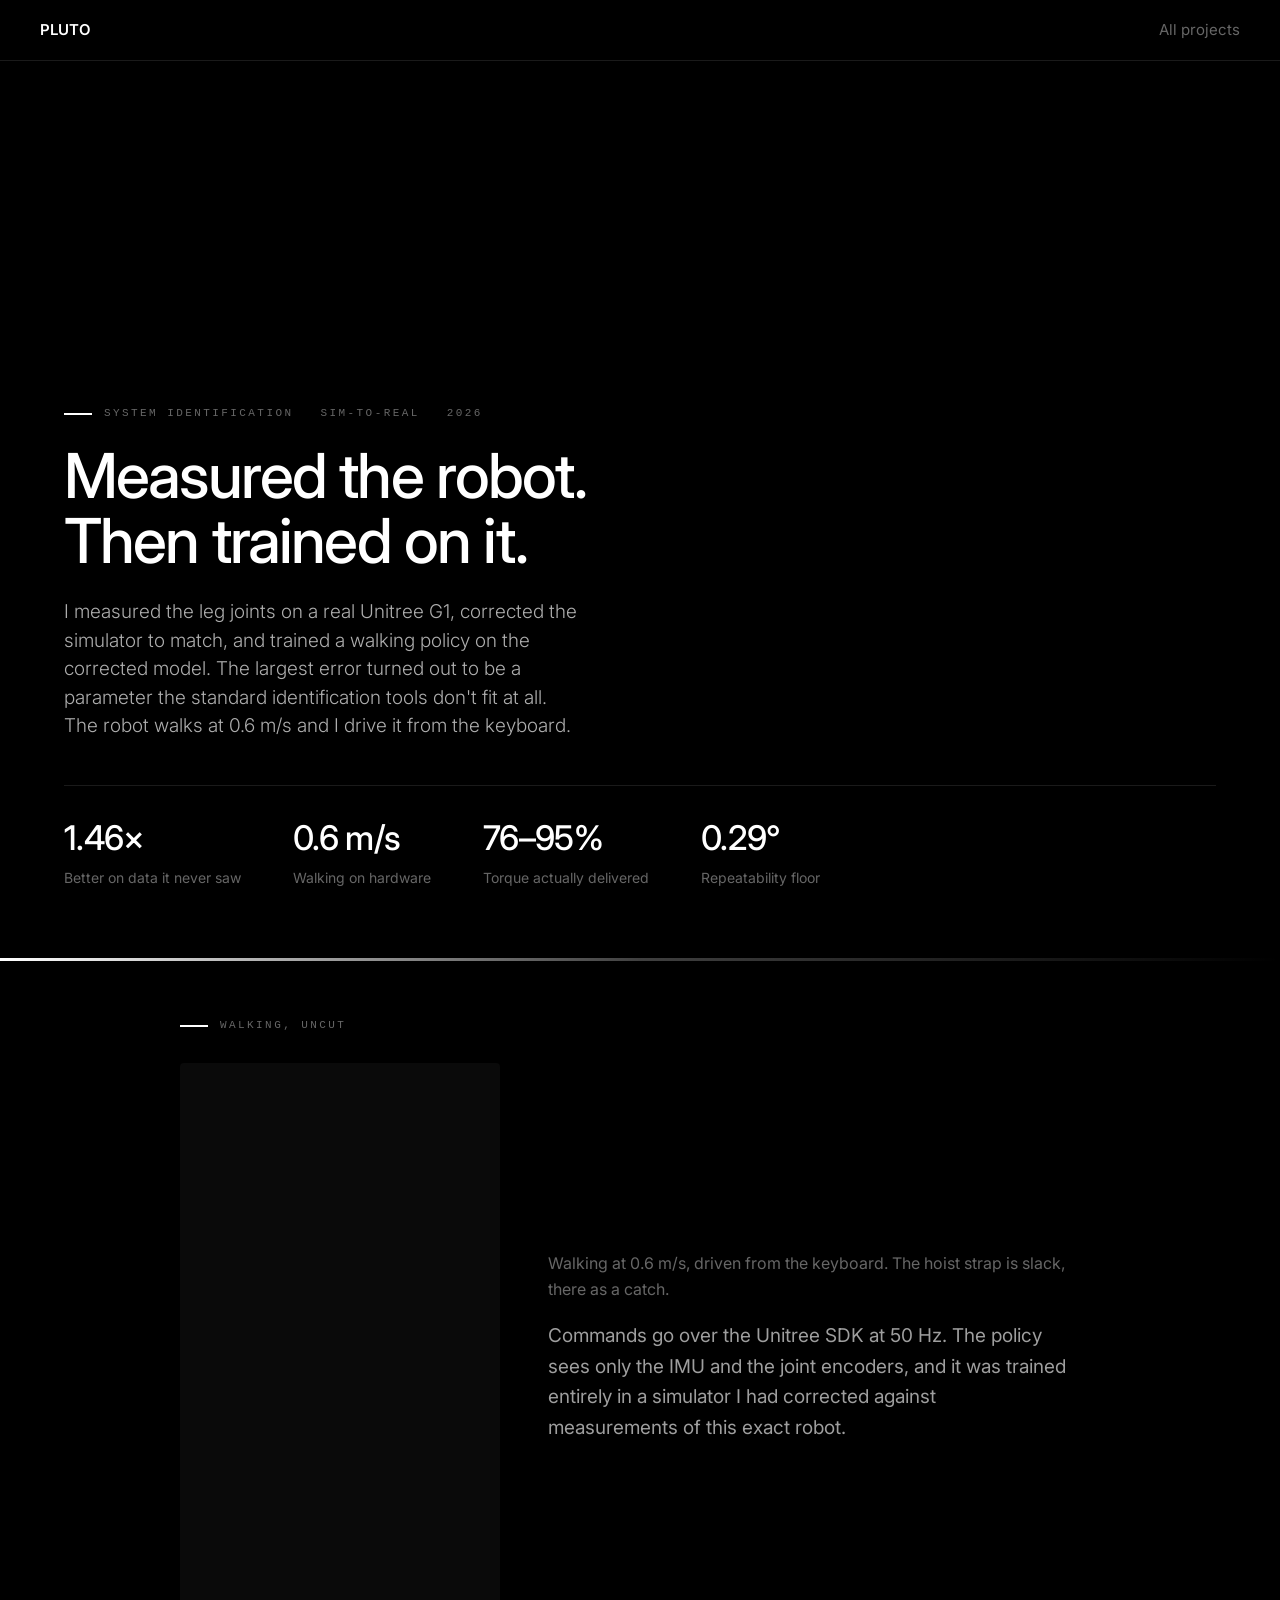
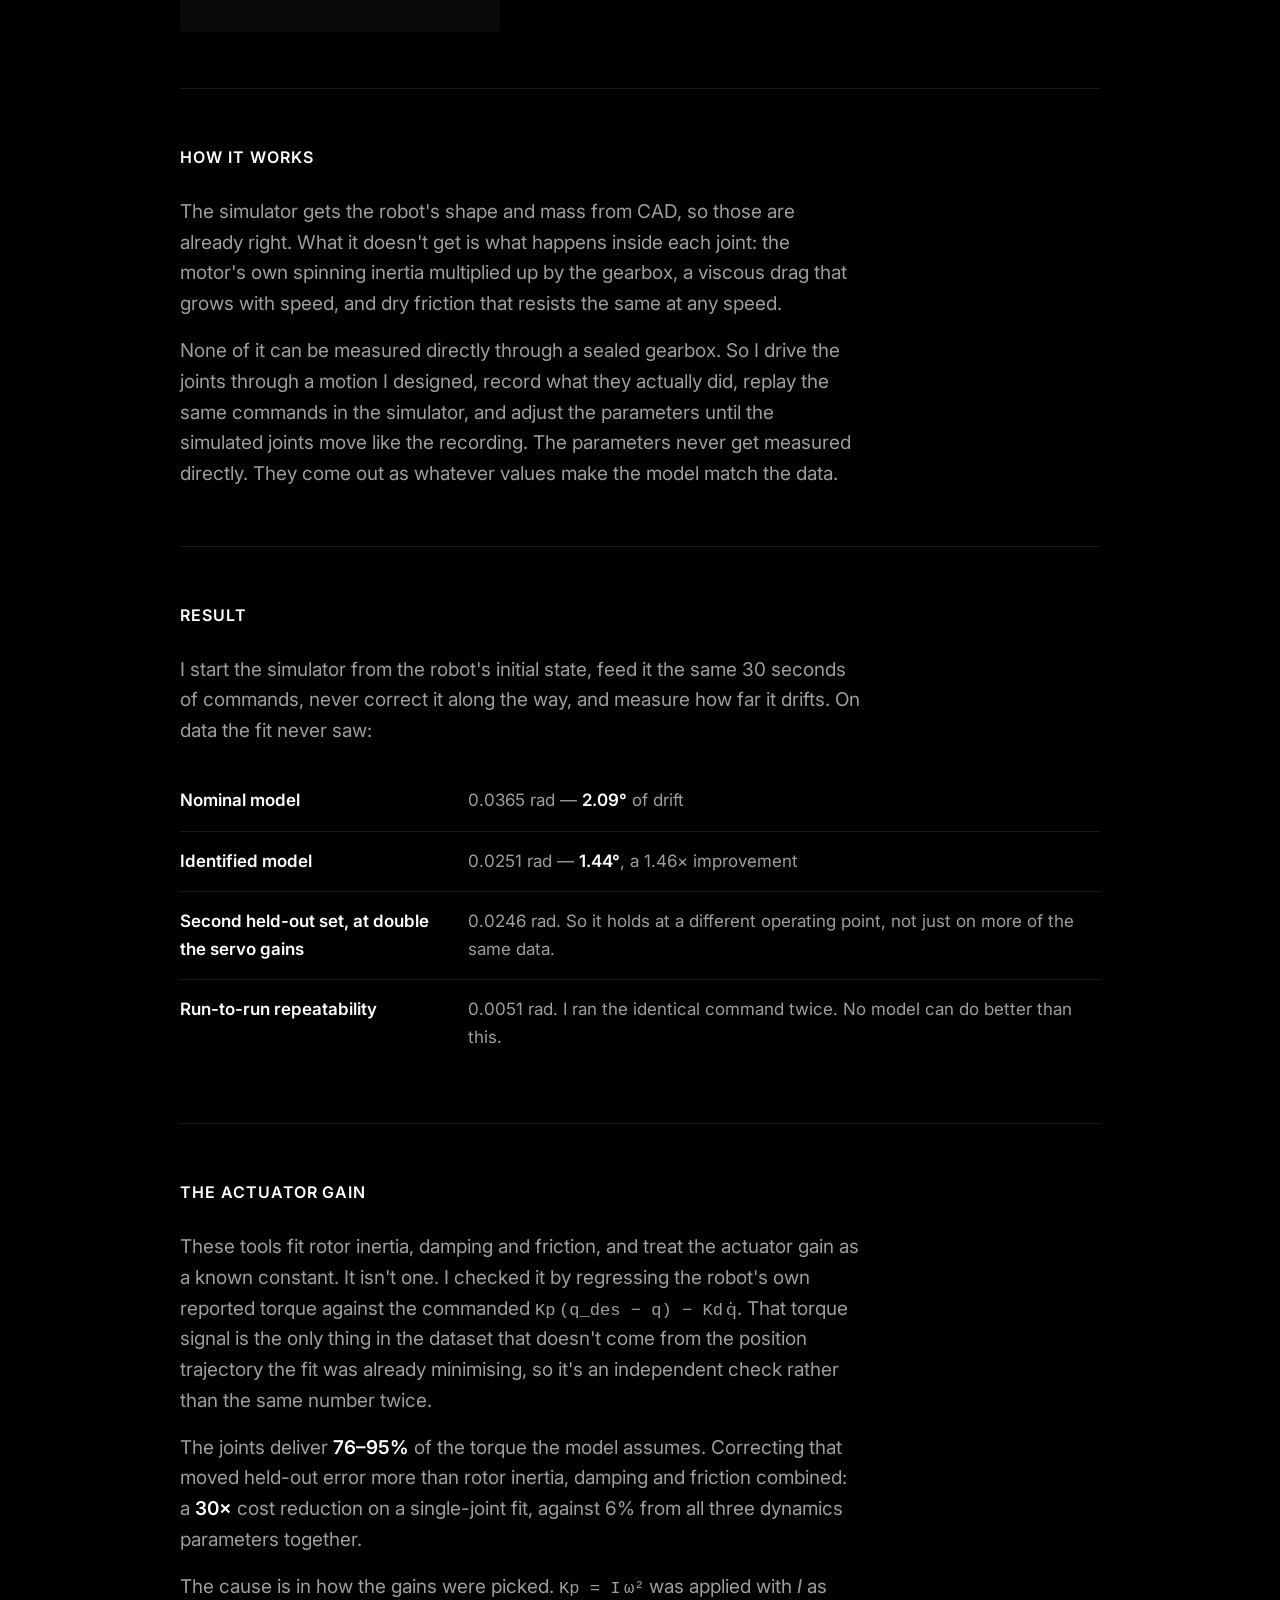
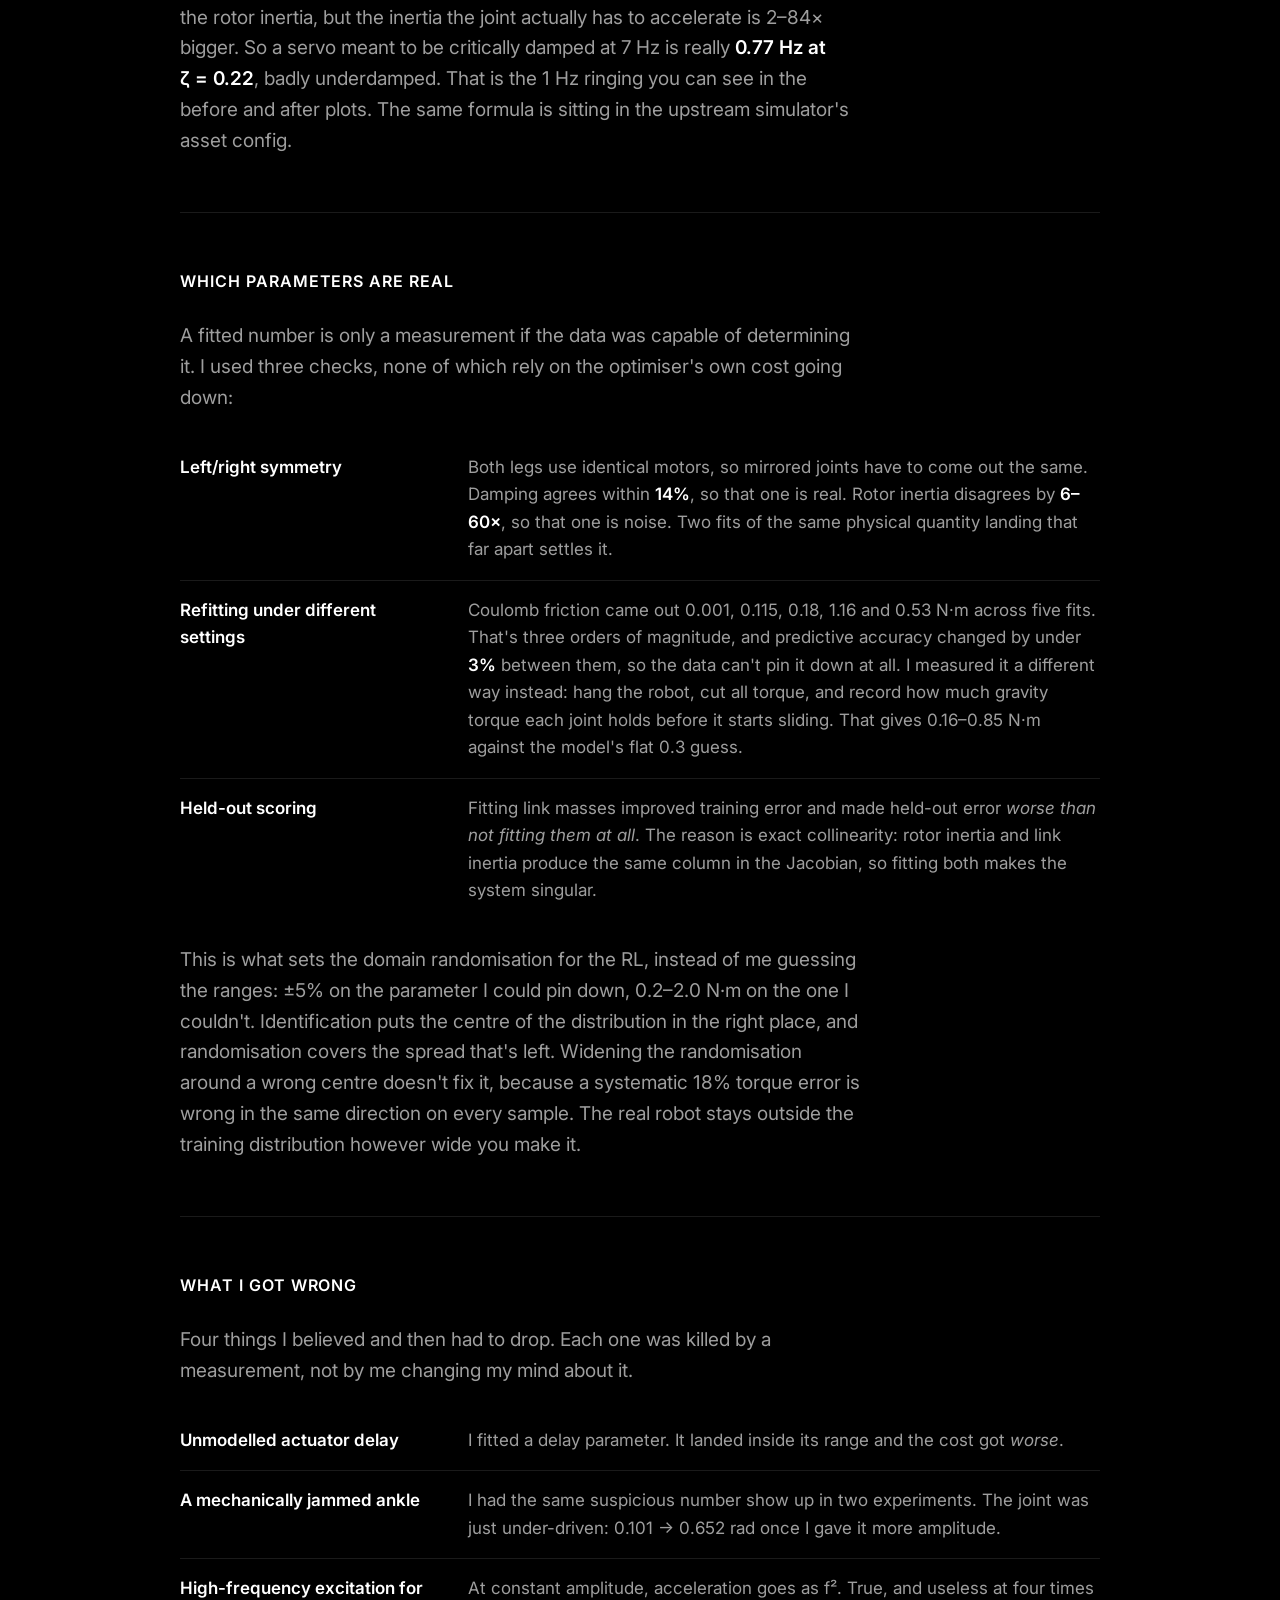
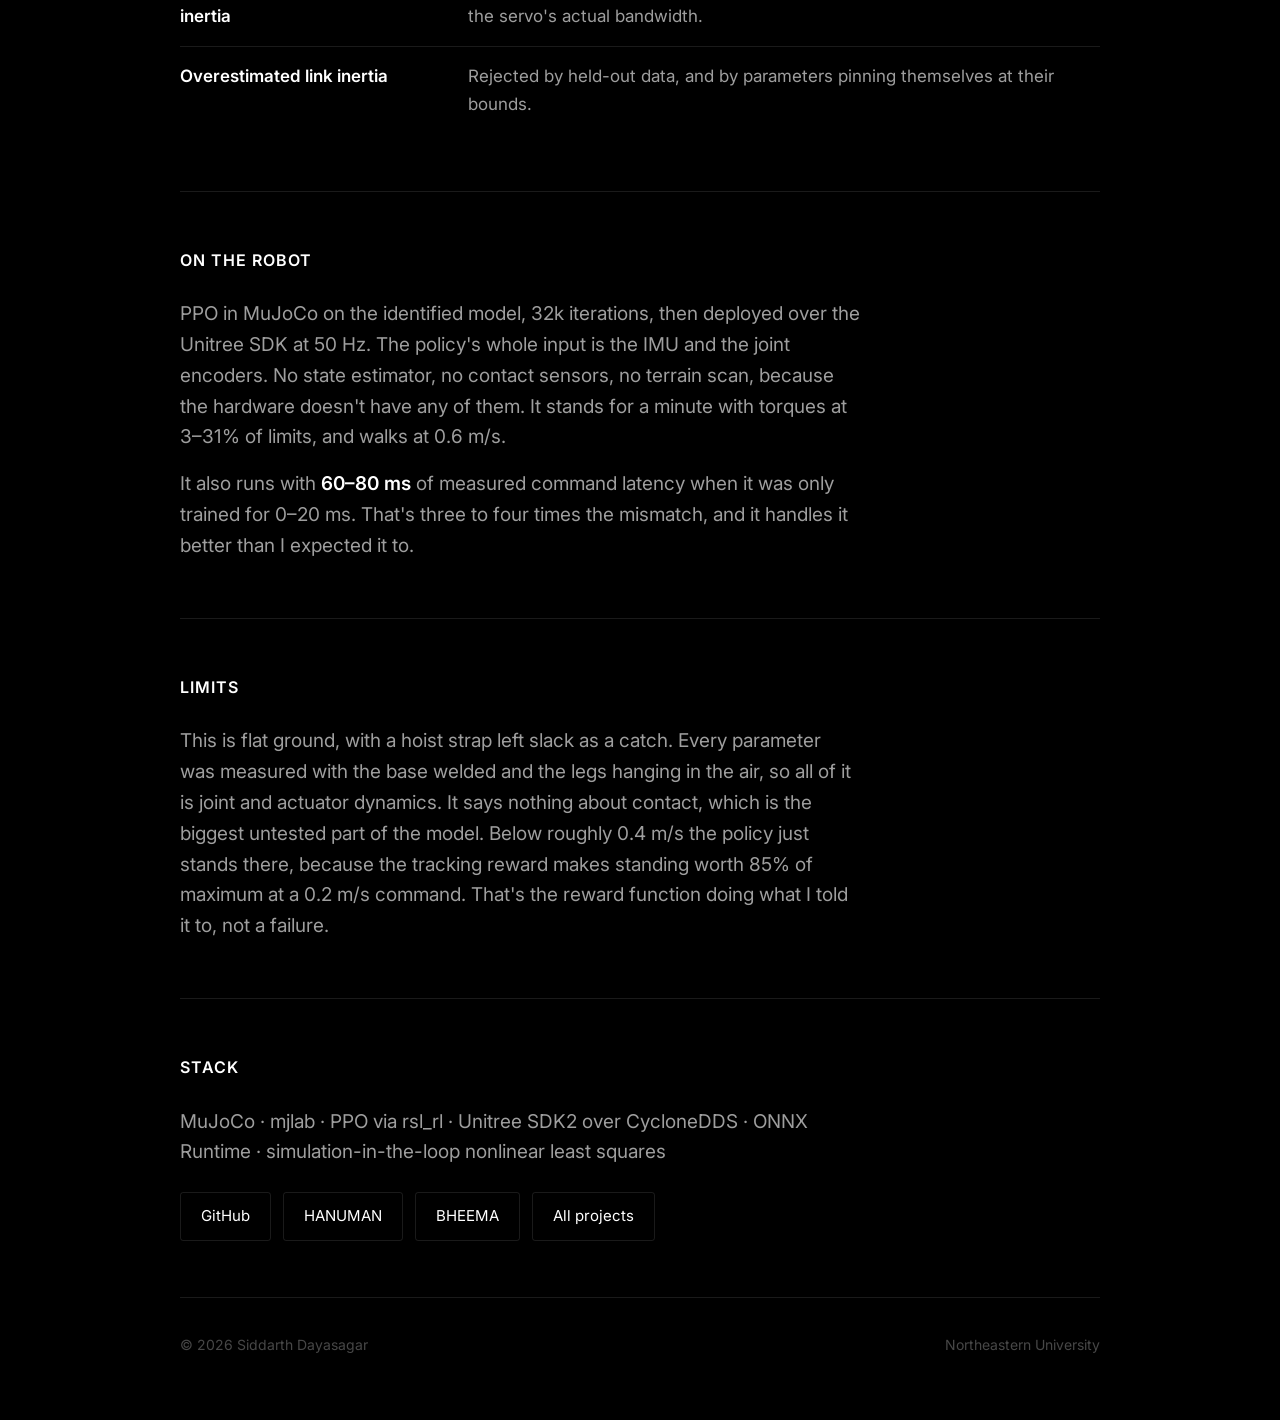
<file: projects/pluto.html>
<!DOCTYPE html>
<html lang="en">
<head>
<!-- Google tag (gtag.js) -->
<script async src="https://www.googletagmanager.com/gtag/js?id=G-Z48W53MRV3"></script>
<script>
  window.dataLayer = window.dataLayer || [];
  function gtag(){dataLayer.push(arguments);}
  gtag('js', new Date());

  gtag('config', 'G-Z48W53MRV3');
</script>

<meta charset="UTF-8"/>
<meta name="viewport" content="width=device-width, initial-scale=1.0"/>
<title>PLUTO: measured the robot, then trained on it</title>
<link href="https://fonts.googleapis.com/css2?family=Inter:wght@300;400;500;600&display=swap" rel="stylesheet"/>
<style>
  *, *::before, *::after { box-sizing: border-box; margin: 0; padding: 0; }
  :root {
    --bg:#000; --ink:#fff; --body:rgba(255,255,255,0.62); --muted:rgba(255,255,255,0.4);
    --faint:rgba(255,255,255,0.28);
    --rule:rgba(255,255,255,0.1); --wash:#0a0a0a;
  }
  html { scroll-behavior:smooth; -webkit-font-smoothing:antialiased; }
  body {
    background:var(--bg); color:var(--body);
    font-family:'Inter',-apple-system,BlinkMacSystemFont,sans-serif;
    font-size:19px; font-weight:400; line-height:1.62;
  }
  a { color:inherit; }
  iframe { display:block; }

  nav {
    position:sticky; top:0; z-index:50; display:flex; align-items:center;
    justify-content:space-between; padding:18px 40px;
    background:rgba(0,0,0,0.8); backdrop-filter:blur(12px);
    border-bottom:1px solid var(--rule);
  }
  .brand { font-size:15px; font-weight:600; color:var(--ink); }
  nav a { font-size:15px; color:var(--muted); text-decoration:none; }
  nav a:hover { color:var(--ink); }

  .wrap { max-width:1000px; margin:0 auto; padding:0 40px; }

  header { padding:96px 0 56px; }
  h1 {
    font-size:62px; line-height:1.06; font-weight:500;
    letter-spacing:-0.03em; color:var(--ink); margin-bottom:24px;
  }
  .lede { font-size:23px; line-height:1.5; font-weight:300; max-width:680px; }

  .facts { display:flex; flex-wrap:wrap; gap:52px; margin-top:44px; }
  .fact-n { font-size:34px; font-weight:500; color:var(--ink); letter-spacing:-0.02em; }
  .fact-l { font-size:14px; color:var(--muted); margin-top:2px; }

  section { padding:56px 0; border-top:1px solid var(--rule); }
  h2 {
    font-size:16px; font-weight:600; color:var(--ink);
    letter-spacing:0.06em; text-transform:uppercase; margin-bottom:26px;
  }
  p { max-width:680px; margin-bottom:16px; }
  p:last-child { margin-bottom:0; }
  strong { font-weight:600; color:var(--ink); }

  /* full-width break-out: the players are the first thing anyone looks at, so give them room */
  .bleed { width:100vw; margin-left:calc(50% - 50vw); padding:56px 0; }
  .bleed-inner { max-width:1500px; margin:0 auto; padding:0 40px; }
  .video-grid { display:grid; grid-template-columns:1fr 1fr; gap:32px; }
  .vid { position:relative; padding-bottom:56.25%; background:var(--wash); border-radius:4px; overflow:hidden; }
  .vid iframe { position:absolute; inset:0; width:100%; height:100%; border:none; }
  .cap { font-size:15px; color:var(--muted); margin-top:10px; }

  table { border-collapse:collapse; width:100%; font-size:17px; }
  th, td { text-align:left; padding:12px 14px; border-bottom:1px solid var(--rule); vertical-align:top; }
  th { font-size:13px; font-weight:600; color:var(--faint); letter-spacing:0.06em; text-transform:uppercase; }
  td.k { color:var(--ink); font-weight:500; white-space:nowrap; }
  .yes { color:var(--ink); }
  .no { color:var(--faint); }

  .rows { display:flex; flex-direction:column; }
  .row { display:grid; grid-template-columns:260px 1fr; gap:28px; padding:16px 0; border-bottom:1px solid var(--rule); }
  .row:last-child { border-bottom:none; }
  .row-k { font-weight:600; color:var(--ink); font-size:17px; }
  .row-v { font-size:17px; color:var(--body); }

  .links { display:flex; gap:12px; flex-wrap:wrap; }
  .btn { font-size:15px; padding:11px 20px; border:1px solid var(--rule); border-radius:3px; color:var(--ink); text-decoration:none; }
  .btn:hover { border-color:var(--ink); background:var(--ink); color:var(--bg); }

  footer { padding:36px 0 64px; border-top:1px solid var(--rule); font-size:14px; color:var(--faint); display:flex; justify-content:space-between; flex-wrap:wrap; gap:10px; }

  @media (max-width:780px) {
    h1 { font-size:40px; }
    .lede { font-size:19px; }
    .bleed-inner { padding:0 22px; }
    .row-k, .row-v, table { font-size:16px; }
    .video-grid { grid-template-columns:1fr; }
    .row { grid-template-columns:1fr; gap:4px; }
    .wrap { padding:0 22px; }
    nav { padding:14px 22px; }
    .facts { gap:32px; }
  }
  ::selection { background:var(--ink); color:var(--bg); }
  .mono { font-family:ui-monospace,SFMono-Regular,Menlo,monospace; font-size:0.9em; }
  /* vertical (9:16) clip, so it is not letterboxed in the 16:9 .vid box */
  .vid.portrait { padding-bottom:177.78%; }

  /* portrait clip: give it its own column and put the text beside it, rather than
     stranding a narrow strip in the middle of a full-width section */
  /* full-viewport hero, same pattern as f1tenth.html: video cover-cropped behind
     the title. iframe is sized 9:16 to match the source, then oversized to cover. */
  .hero { position:relative; width:100%; height:100svh; min-height:620px; overflow:hidden; }
  .hero-video-wrap { position:absolute; inset:0; overflow:hidden; }
  .hero-video-wrap iframe {
    position:absolute; top:50%; left:50%; transform:translate(-50%,-50%);
    width:100vw; height:177.78vw; min-height:100vh; min-width:56.25vh;
    border:none; pointer-events:none; filter:brightness(0.38) saturate(0.85);
  }
  .hero-overlay {
    position:absolute; inset:0;
    background:
      linear-gradient(105deg, rgba(0,0,0,0.92) 0%, rgba(0,0,0,0.55) 45%, transparent 72%),
      linear-gradient(to bottom, rgba(0,0,0,0.25) 0%, transparent 30%, rgba(0,0,0,0.65) 70%, #000 100%);
  }
  .hero-bar { position:absolute; bottom:0; left:0; right:0; height:3px;
    background:linear-gradient(90deg, var(--ink), rgba(255,255,255,0.25), transparent); }
  .hero-content {
    position:absolute; inset:0; z-index:2; left:0; right:0;
    display:flex; flex-direction:column; justify-content:flex-end;
    max-width:1400px; margin:0 auto; padding:0 64px 72px;
  }
  .hero-eyebrow {
    font-family:ui-monospace,SFMono-Regular,Menlo,monospace;
    font-size:11px; letter-spacing:0.22em; text-transform:uppercase;
    color:var(--muted); margin-bottom:20px; display:flex; align-items:center; gap:12px;
  }
  .hero-eyebrow::before { content:''; display:block; width:28px; height:2px; background:var(--ink); }
  .hero h1 { margin-bottom:24px; }
  .hero .lede { color:rgba(255,255,255,0.68); max-width:520px; margin-bottom:44px; font-size:19px; }
  .hero .facts { margin-top:0; border-top:1px solid var(--rule); padding-top:24px; }

  .stage { padding:56px 0; border-top:1px solid var(--rule); }
  .stage-grid { display:grid; grid-template-columns:320px 1fr; gap:48px; align-items:center; }
  .stage-text .cap { margin-top:0; margin-bottom:18px; font-size:16px; }
  .stage-text p { max-width:520px; }
  @media (max-width:780px) {
    .hero-content { padding:0 22px 48px; }
    .hero .lede { font-size:17px; margin-bottom:32px; }
    .stage-grid { grid-template-columns:1fr; gap:28px; }
    .vid.portrait { max-width:320px; margin:0 auto; }
  }
</style>
</head>
<body>

<nav>
  <span class="brand">PLUTO</span>
  <a href="../index.html">All projects</a>
</nav>

<div class="hero">
  <div class="hero-video-wrap">
    <iframe src="https://www.youtube.com/embed/7JCcLDtJiNU?autoplay=1&mute=1&loop=1&playlist=7JCcLDtJiNU&controls=0&modestbranding=1&rel=0&playsinline=1"
      allow="autoplay; encrypted-media" allowfullscreen></iframe>
  </div>
  <div class="hero-overlay"></div>
  <div class="hero-bar"></div>
  <div class="hero-content">
    <div class="hero-eyebrow">System Identification &nbsp; Sim-to-Real &nbsp; 2026</div>
  <h1>Measured the robot.<br/>Then trained on it.</h1>
  <p class="lede">
    I measured the leg joints on a real Unitree G1, corrected the simulator to match, and trained
    a walking policy on the corrected model. The largest error turned out to be a parameter the
    standard identification tools don't fit at all. The robot walks at 0.6&nbsp;m/s and I drive it
    from the keyboard.
  </p>
  <div class="facts">
    <div><div class="fact-n">1.46&times;</div><div class="fact-l">Better on data it never saw</div></div>
    <div><div class="fact-n">0.6 m/s</div><div class="fact-l">Walking on hardware</div></div>
    <div><div class="fact-n">76&ndash;95%</div><div class="fact-l">Torque actually delivered</div></div>
    <div><div class="fact-n">0.29&deg;</div><div class="fact-l">Repeatability floor</div></div>
  </div>
  </div>
</div>

<div class="wrap">

<section class="stage" style="border-top:none">
  <div class="hero-eyebrow" style="margin-bottom:28px">Walking, uncut</div>
  <div class="stage-grid">
    <div>
      <div class="vid portrait">
        <iframe src="https://www.youtube.com/embed/7JCcLDtJiNU?autoplay=1&mute=1&loop=1&playsinline=1&rel=0&modestbranding=1&controls=0&playlist=7JCcLDtJiNU"
          title="PLUTO: G1 walking under keyboard teleoperation"
          allow="accelerometer; autoplay; clipboard-write; encrypted-media; gyroscope"
          referrerpolicy="strict-origin-when-cross-origin" allowfullscreen></iframe>
      </div>
    </div>
    <div class="stage-text">
      <div class="cap">Walking at 0.6&nbsp;m/s, driven from the keyboard. The hoist strap is slack, there as a catch.</div>
      <p>
        Commands go over the Unitree SDK at 50&nbsp;Hz. The policy sees only the IMU and the joint
        encoders, and it was trained entirely in a simulator I had corrected against measurements
        of this exact robot.
      </p>
    </div>
  </div>
</section>

<section>
  <h2>How it works</h2>
  <p>
    The simulator gets the robot's shape and mass from CAD, so those are already right. What it
    doesn't get is what happens inside each joint: the motor's own spinning inertia multiplied up
    by the gearbox, a viscous drag that grows with speed, and dry friction that resists the same
    at any speed.
  </p>
  <p>
    None of it can be measured directly through a sealed gearbox. So I drive the joints through a
    motion I designed, record what they actually did, replay the same commands in the simulator,
    and adjust the parameters until the simulated joints move like the recording. The parameters
    never get measured directly. They come out as whatever values make the model match the data.
  </p>
</section>

<section>
  <h2>Result</h2>
  <p style="margin-bottom:24px">
    I start the simulator from the robot's initial state, feed it the same 30 seconds of commands,
    never correct it along the way, and measure how far it drifts. On data the fit never saw:
  </p>
  <div class="rows">
    <div class="row">
      <div class="row-k">Nominal model</div>
      <div class="row-v">0.0365 rad &mdash; <strong>2.09&deg;</strong> of drift</div>
    </div>
    <div class="row">
      <div class="row-k">Identified model</div>
      <div class="row-v">0.0251 rad &mdash; <strong>1.44&deg;</strong>, a 1.46&times; improvement</div>
    </div>
    <div class="row">
      <div class="row-k">Second held-out set, at double the servo gains</div>
      <div class="row-v">0.0246 rad. So it holds at a different operating point, not just on more of the same data.</div>
    </div>
    <div class="row">
      <div class="row-k">Run-to-run repeatability</div>
      <div class="row-v">0.0051 rad. I ran the identical command twice. No model can do better than this.</div>
    </div>
  </div>
</section>

<section>
  <h2>The actuator gain</h2>
  <p>
    These tools fit rotor inertia, damping and friction, and treat the actuator gain as a known
    constant. It isn't one. I checked it by regressing the robot's own reported torque against the
    commanded <span class="mono">Kp&thinsp;(q_des &minus; q) &minus; Kd&thinsp;q&#775;</span>. That
    torque signal is the only thing in the dataset that doesn't come from the position trajectory
    the fit was already minimising, so it's an independent check rather than the same number twice.
  </p>
  <p>
    The joints deliver <strong>76&ndash;95%</strong> of the torque the model assumes. Correcting
    that moved held-out error more than rotor inertia, damping and friction combined: a
    <strong>30&times;</strong> cost reduction on a single-joint fit, against 6% from all three
    dynamics parameters together.
  </p>
  <p>
    The cause is in how the gains were picked. <span class="mono">Kp = I&thinsp;&omega;&sup2;</span>
    was applied with <em>I</em> as the rotor inertia, but the inertia the joint actually has to
    accelerate is 2&ndash;84&times; bigger. So a servo meant to be critically damped at 7&nbsp;Hz is
    really <strong>0.77&nbsp;Hz at &zeta;&nbsp;=&nbsp;0.22</strong>, badly underdamped. That is the
    1&nbsp;Hz ringing you can see in the before and after plots. The same formula is sitting in the
    upstream simulator's asset config.
  </p>
</section>

<section>
  <h2>Which parameters are real</h2>
  <p style="margin-bottom:24px">
    A fitted number is only a measurement if the data was capable of determining it. I used three
    checks, none of which rely on the optimiser's own cost going down:
  </p>
  <div class="rows">
    <div class="row">
      <div class="row-k">Left/right symmetry</div>
      <div class="row-v">
        Both legs use identical motors, so mirrored joints have to come out the same. Damping
        agrees within <strong>14%</strong>, so that one is real. Rotor inertia disagrees by
        <strong>6&ndash;60&times;</strong>, so that one is noise. Two fits of the same physical
        quantity landing that far apart settles it.
      </div>
    </div>
    <div class="row">
      <div class="row-k">Refitting under different settings</div>
      <div class="row-v">
        Coulomb friction came out 0.001, 0.115, 0.18, 1.16 and 0.53&nbsp;N&middot;m across five
        fits. That's three orders of magnitude, and predictive accuracy changed by under
        <strong>3%</strong> between them, so the data can't pin it down at all. I measured it a
        different way instead: hang the robot, cut all torque, and record how much gravity torque
        each joint holds before it starts sliding. That gives 0.16&ndash;0.85&nbsp;N&middot;m
        against the model's flat 0.3 guess.
      </div>
    </div>
    <div class="row">
      <div class="row-k">Held-out scoring</div>
      <div class="row-v">
        Fitting link masses improved training error and made held-out error <em>worse than not
        fitting them at all</em>. The reason is exact collinearity: rotor inertia and link inertia
        produce the same column in the Jacobian, so fitting both makes the system singular.
      </div>
    </div>
  </div>
  <p style="margin-top:24px">
    This is what sets the domain randomisation for the RL, instead of me guessing the ranges:
    &plusmn;5% on the parameter I could pin down, 0.2&ndash;2.0&nbsp;N&middot;m on the one I
    couldn't. Identification puts the centre of the distribution in the right place, and
    randomisation covers the spread that's left. Widening the randomisation around a wrong centre
    doesn't fix it, because a systematic 18% torque error is wrong in the same direction on every
    sample. The real robot stays outside the training distribution however wide you make it.
  </p>
</section>

<section>
  <h2>What I got wrong</h2>
  <p style="margin-bottom:24px">
    Four things I believed and then had to drop. Each one was killed by a measurement, not by me
    changing my mind about it.
  </p>
  <div class="rows">
    <div class="row">
      <div class="row-k">Unmodelled actuator delay</div>
      <div class="row-v">I fitted a delay parameter. It landed inside its range and the cost got <em>worse</em>.</div>
    </div>
    <div class="row">
      <div class="row-k">A mechanically jammed ankle</div>
      <div class="row-v">I had the same suspicious number show up in two experiments. The joint was just under-driven: 0.101 &rarr; 0.652 rad once I gave it more amplitude.</div>
    </div>
    <div class="row">
      <div class="row-k">High-frequency excitation for inertia</div>
      <div class="row-v">At constant amplitude, acceleration goes as f&sup2;. True, and useless at four times the servo's actual bandwidth.</div>
    </div>
    <div class="row">
      <div class="row-k">Overestimated link inertia</div>
      <div class="row-v">Rejected by held-out data, and by parameters pinning themselves at their bounds.</div>
    </div>
  </div>
</section>

<section>
  <h2>On the robot</h2>
  <p>
    PPO in MuJoCo on the identified model, 32k iterations, then deployed over the Unitree SDK at
    50&nbsp;Hz. The policy's whole input is the IMU and the joint encoders. No state estimator, no
    contact sensors, no terrain scan, because the hardware doesn't have any of them. It stands for
    a minute with torques at 3&ndash;31% of limits, and walks at 0.6&nbsp;m/s.
  </p>
  <p>
    It also runs with <strong>60&ndash;80&nbsp;ms</strong> of measured command latency when it was
    only trained for 0&ndash;20&nbsp;ms. That's three to four times the mismatch, and it handles it
    better than I expected it to.
  </p>
</section>

<section>
  <h2>Limits</h2>
  <p>
    This is flat ground, with a hoist strap left slack as a catch. Every parameter was measured
    with the base welded and the legs hanging in the air, so all of it is joint and actuator
    dynamics. It says nothing about contact, which is the biggest untested part of the model.
    Below roughly 0.4&nbsp;m/s the policy just stands there, because the tracking reward makes
    standing worth 85% of maximum at a 0.2&nbsp;m/s command. That's the reward function doing what
    I told it to, not a failure.
  </p>
</section>

<section>
  <h2>Stack</h2>
  <p style="margin-bottom:24px">
    MuJoCo &middot; mjlab &middot; PPO via rsl_rl &middot; Unitree SDK2 over CycloneDDS &middot;
    ONNX Runtime &middot; simulation-in-the-loop nonlinear least squares
  </p>
  <div class="links">
    <a class="btn" href="https://github.com/siddarth09" target="_blank">GitHub</a>
    <a class="btn" href="hanuman.html">HANUMAN</a>
    <a class="btn" href="bheema.html">BHEEMA</a>
    <a class="btn" href="../index.html">All projects</a>
  </div>
</section>

<footer>
  <span>&copy; 2026 Siddarth Dayasagar</span>
  <span>Northeastern University</span>
</footer>

</div>
</body>
</html>
</file>
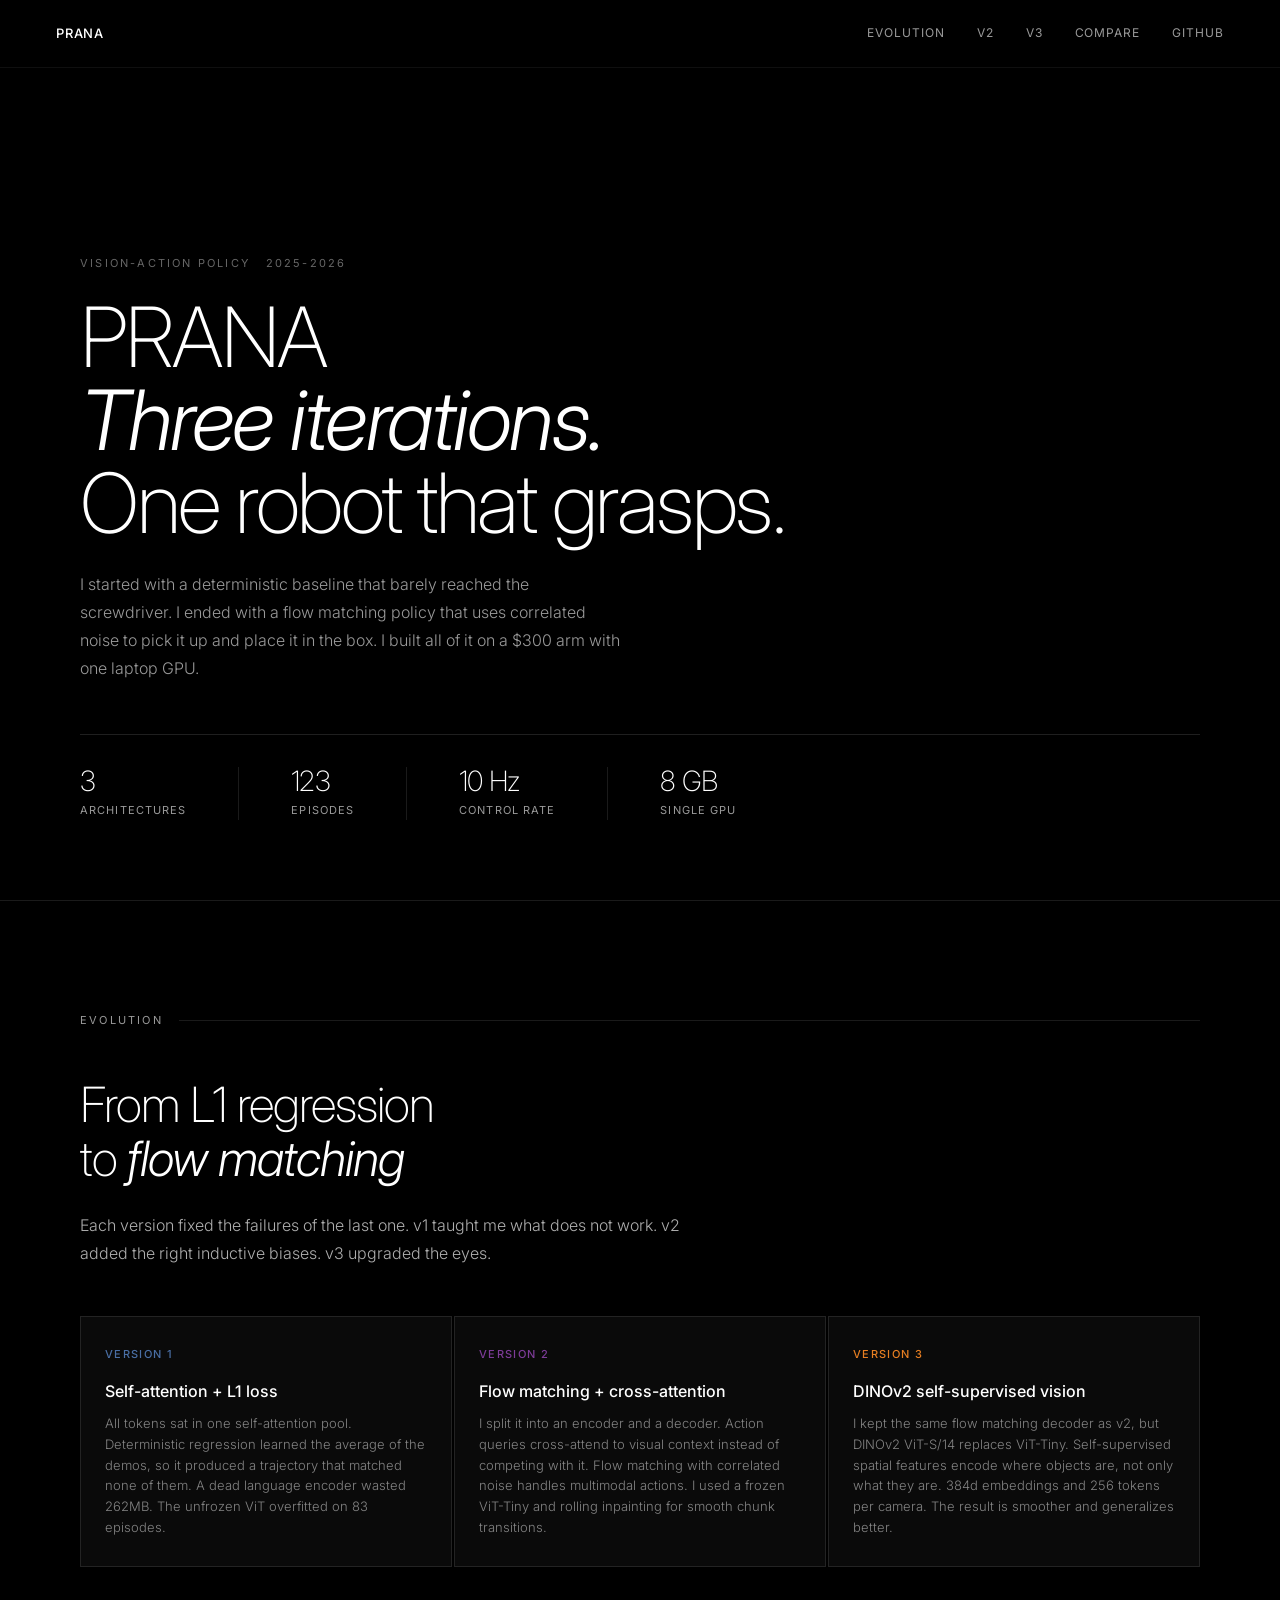
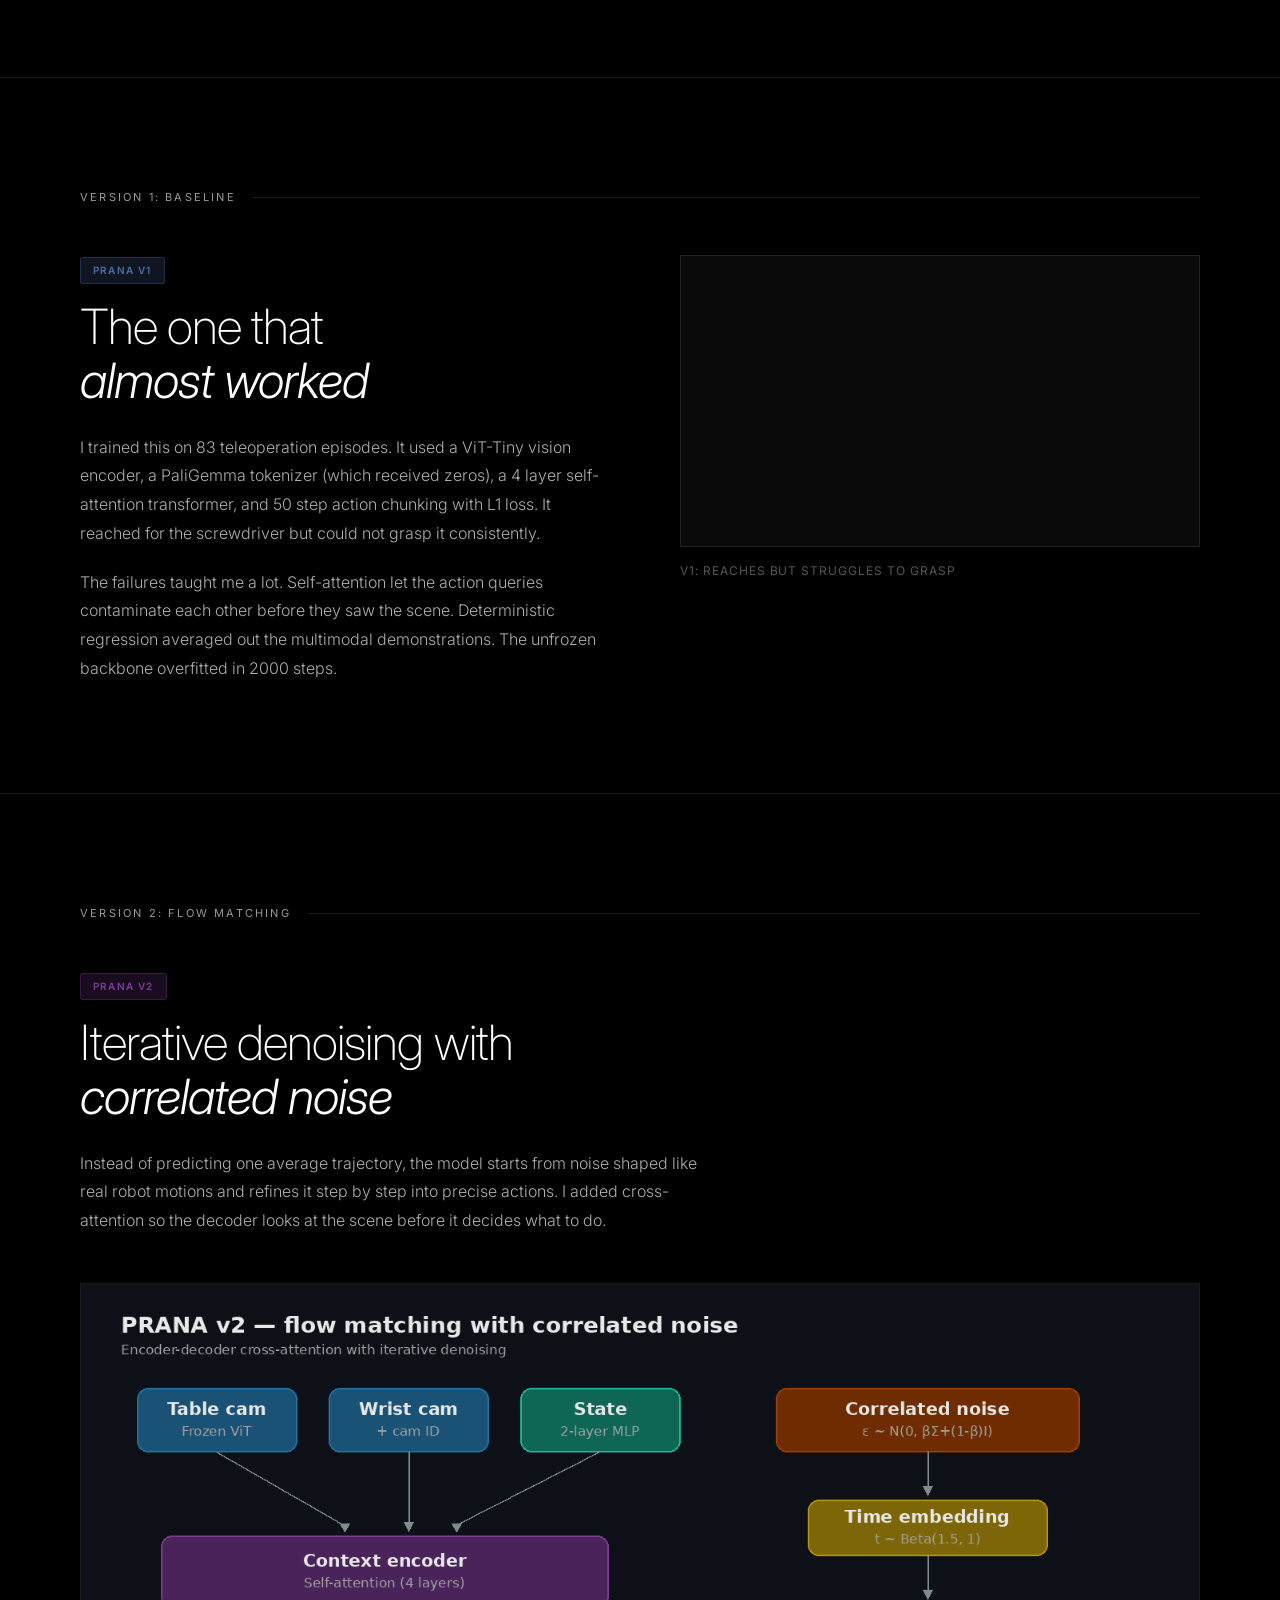
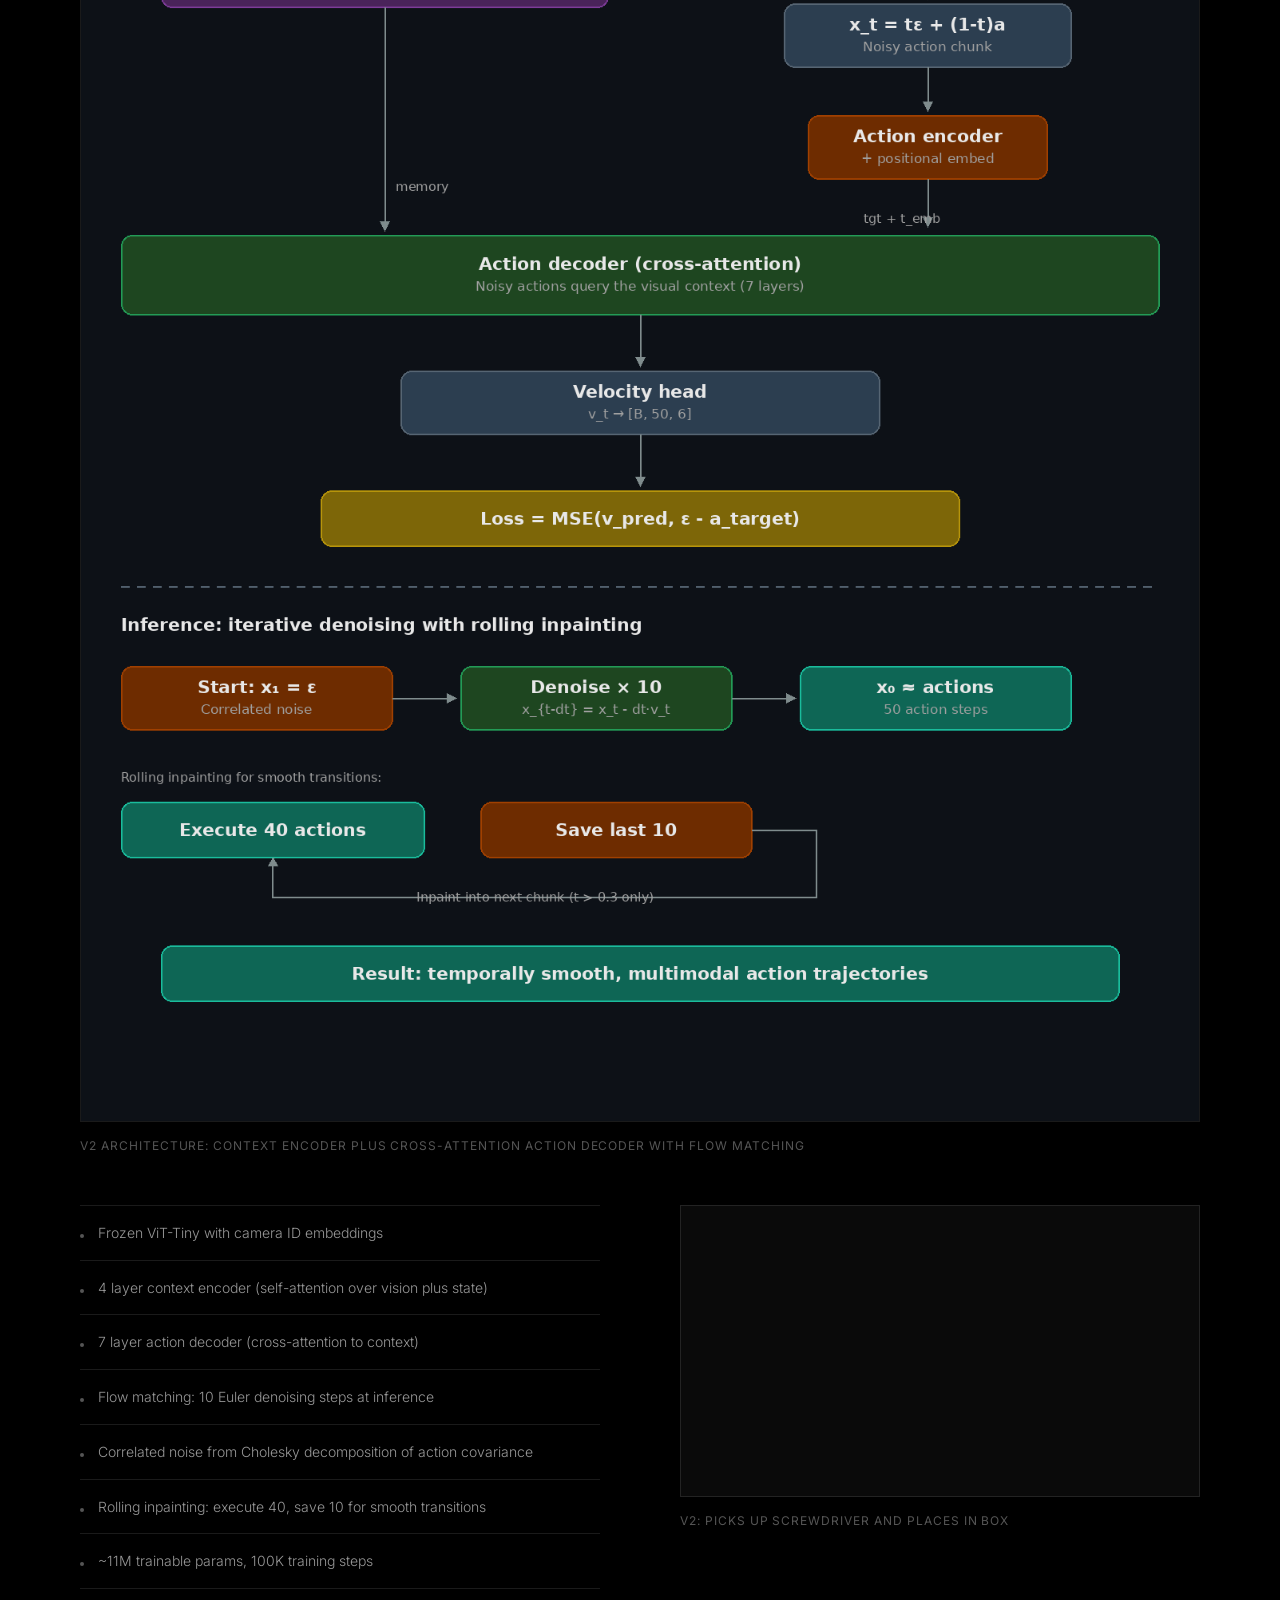
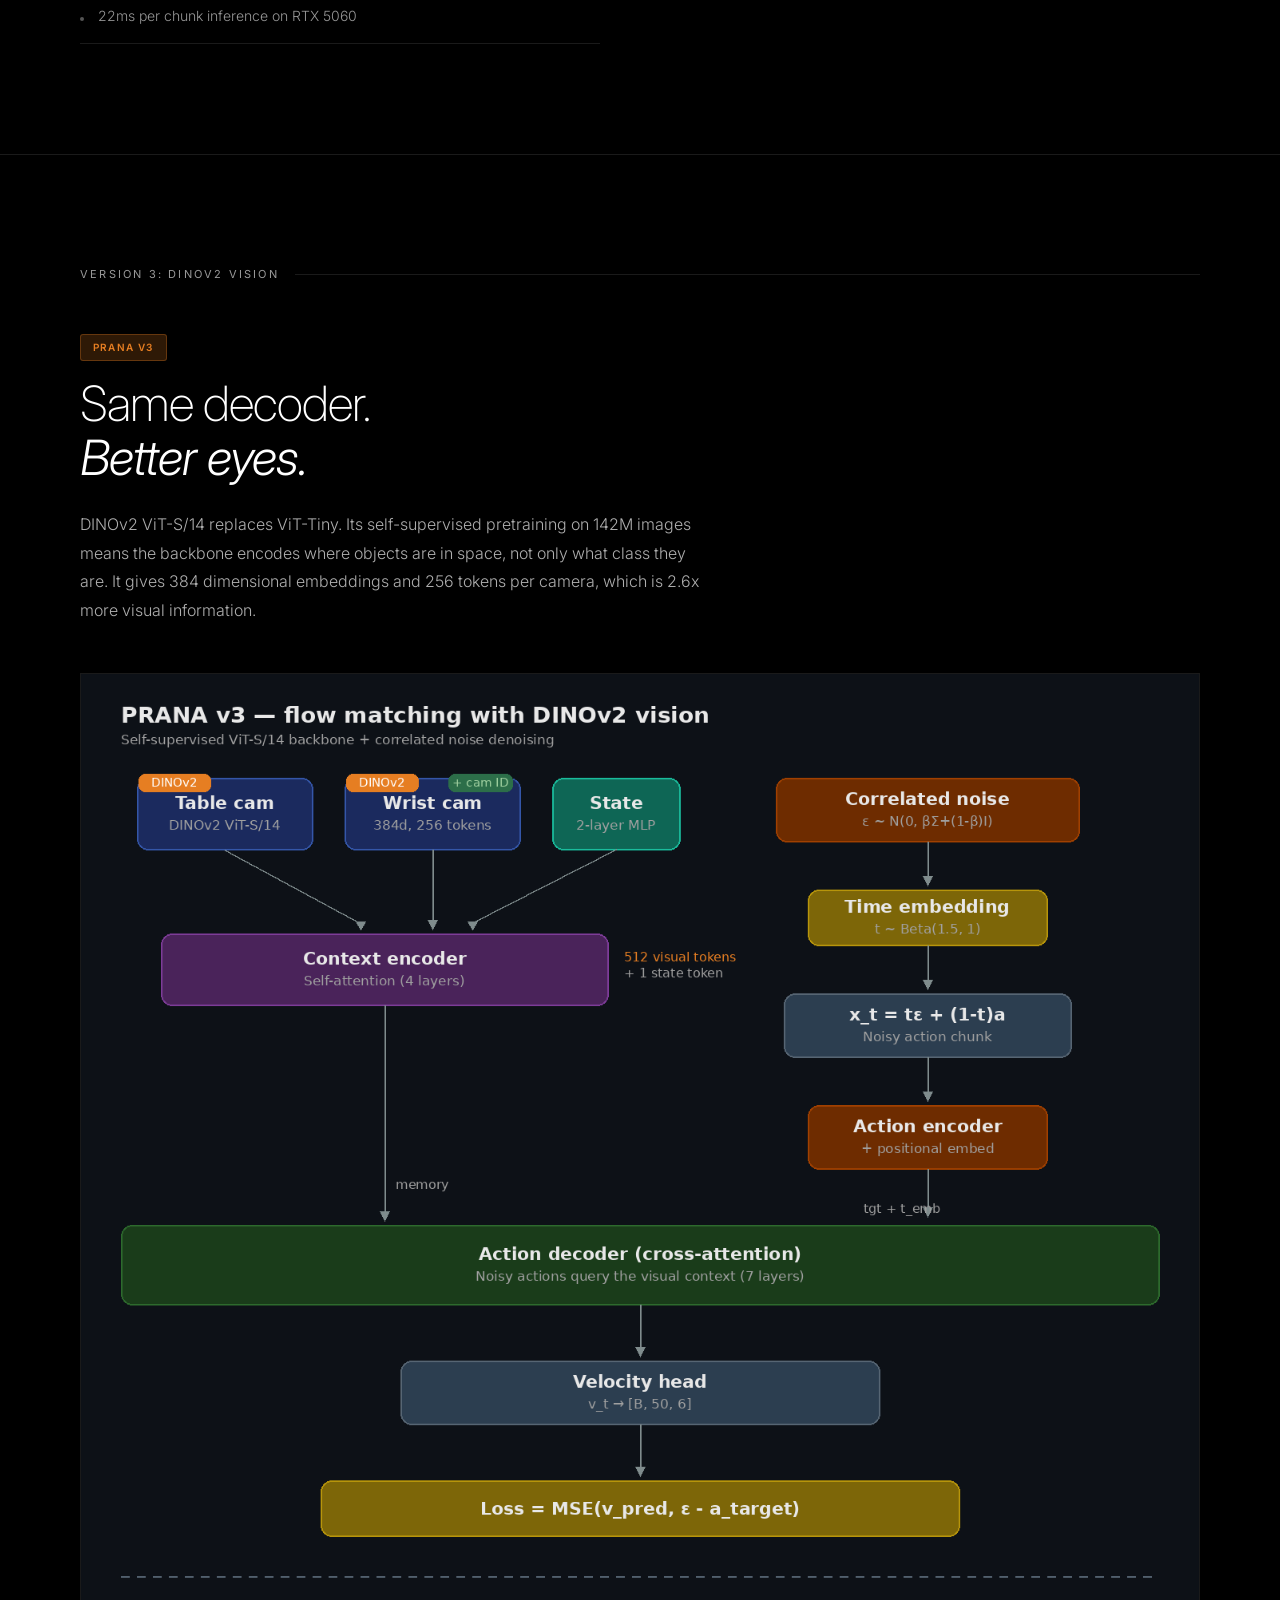
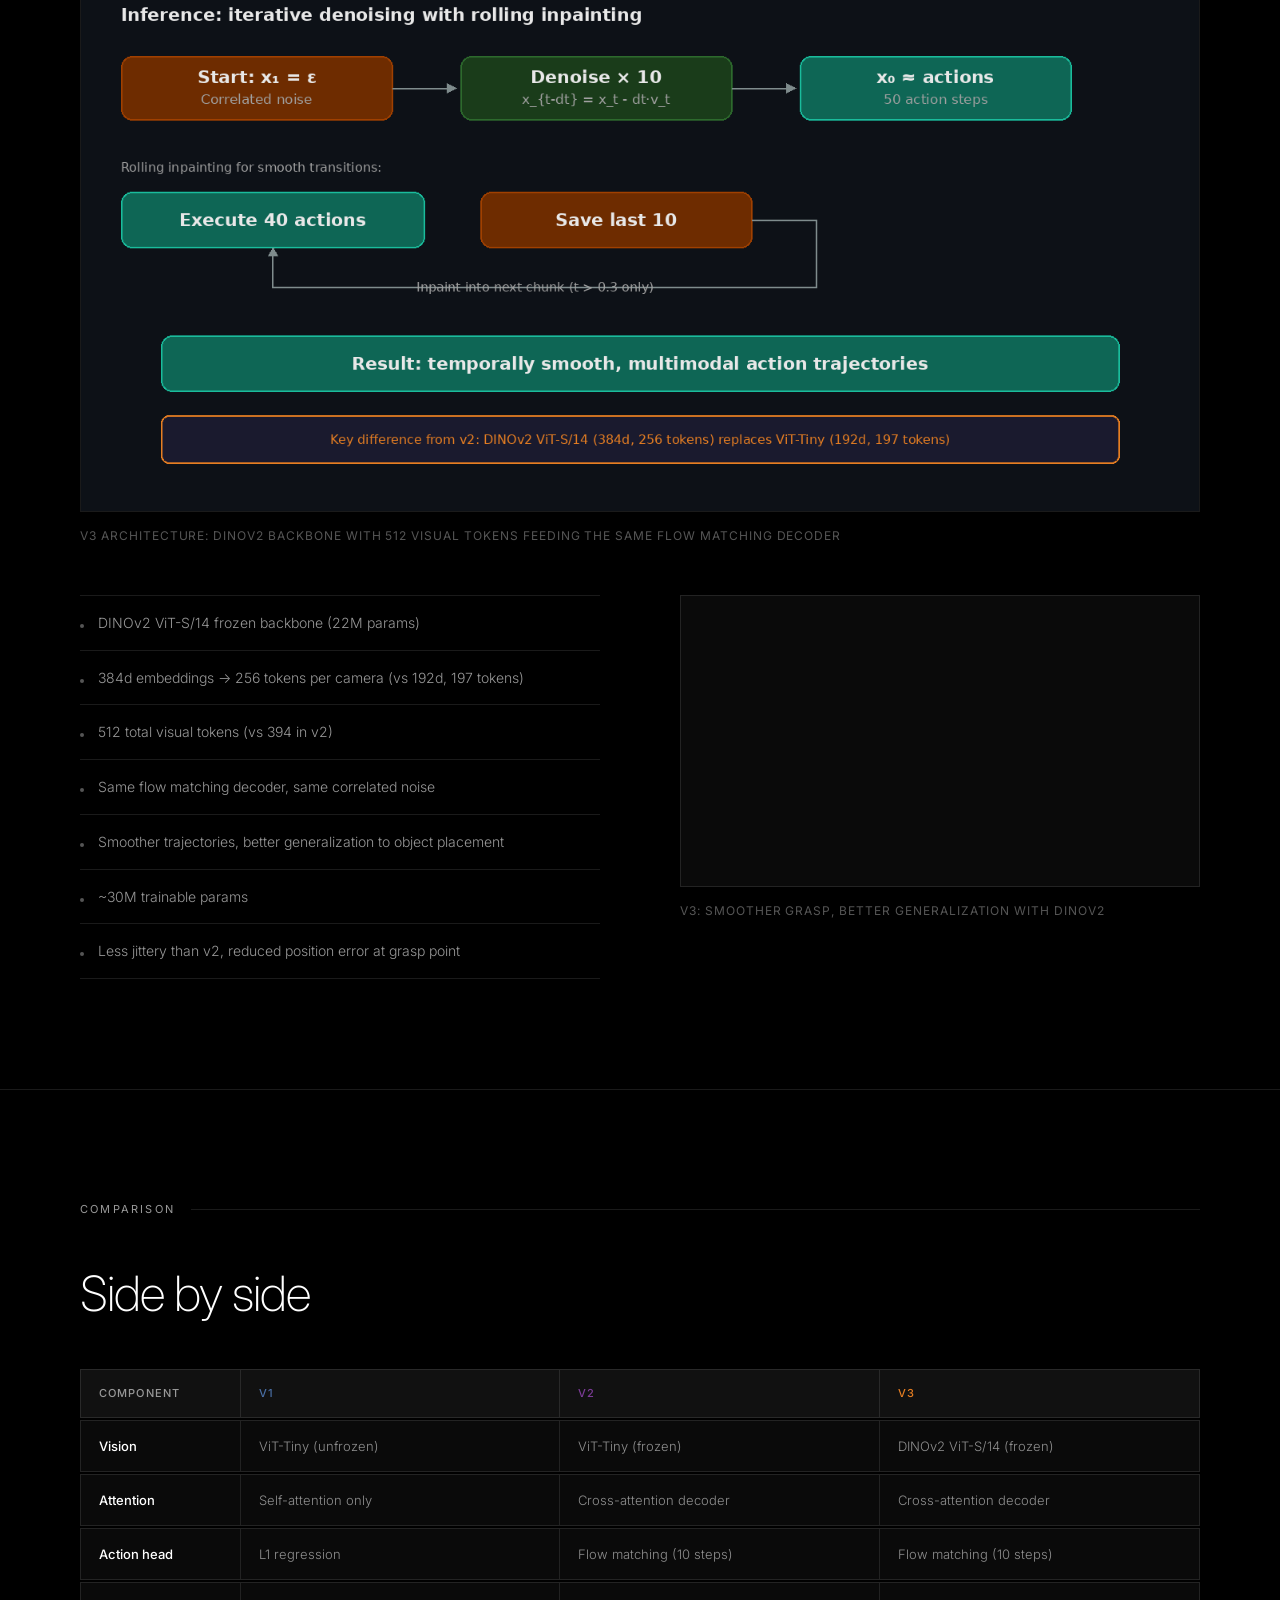
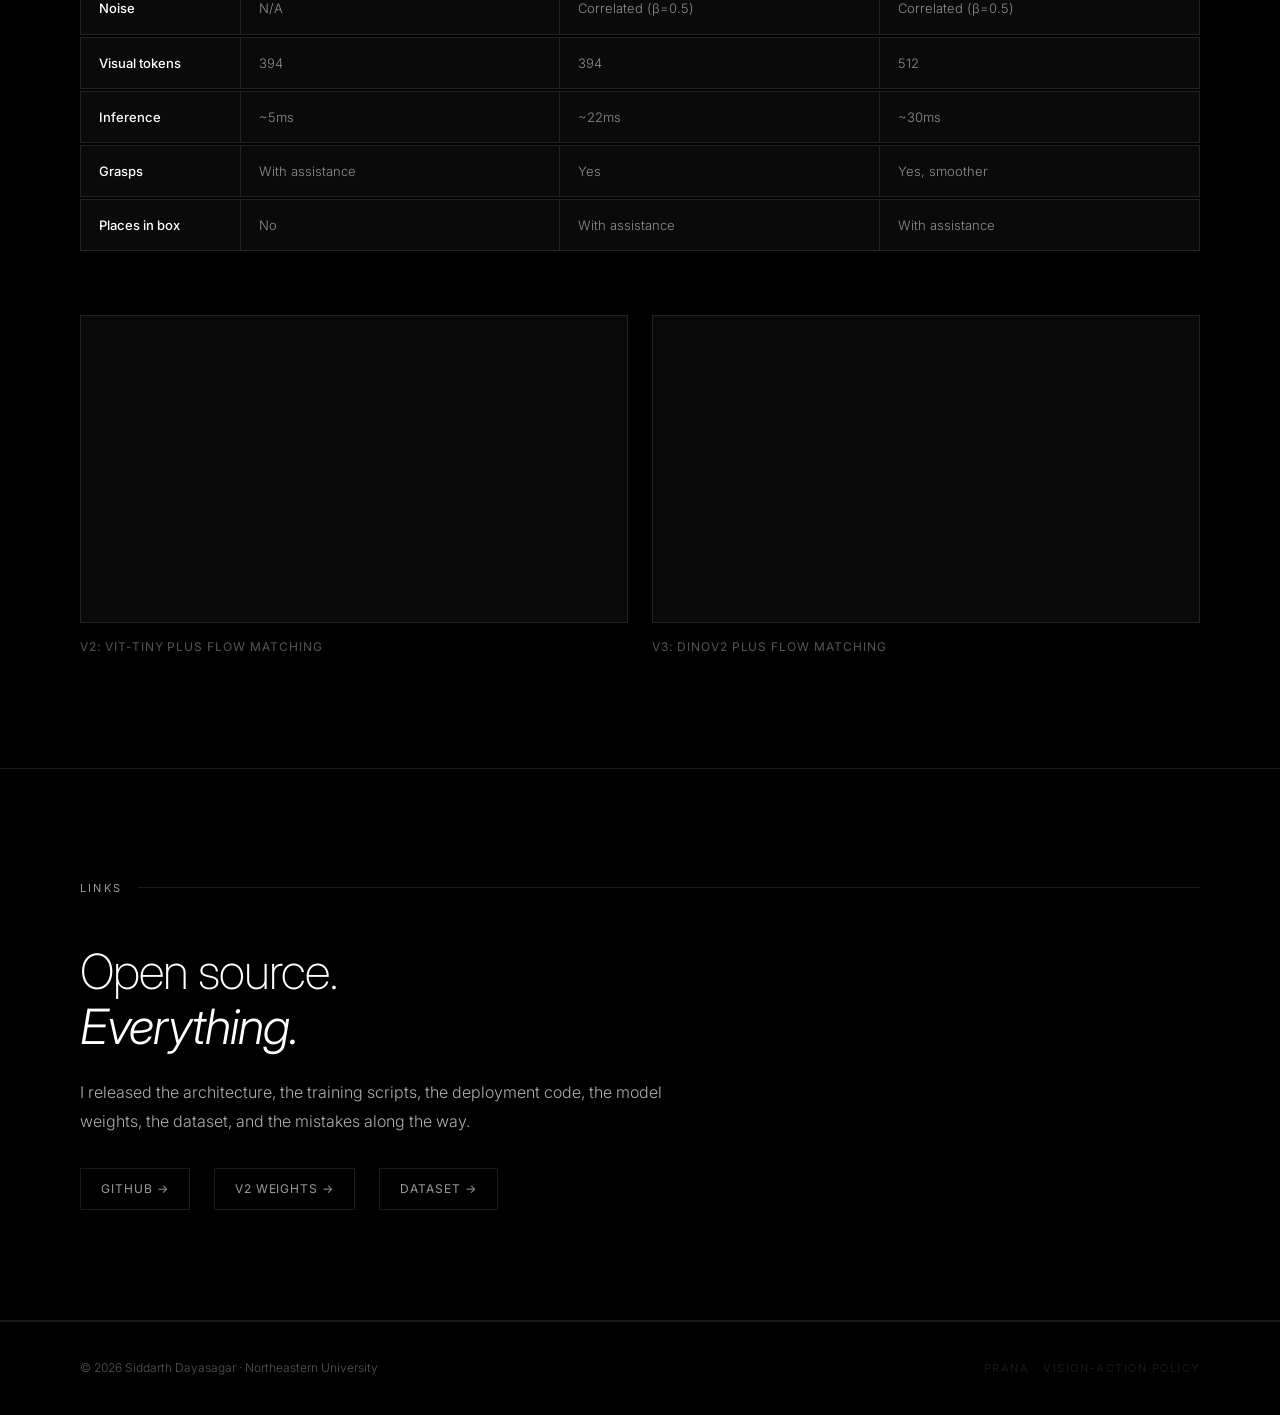
<file: projects/prana.html>
<!DOCTYPE html>
<html lang="en">
<head>
<!-- Google tag (gtag.js) -->
<script async src="https://www.googletagmanager.com/gtag/js?id=G-Z48W53MRV3"></script>
<script>
  window.dataLayer = window.dataLayer || [];
  function gtag(){dataLayer.push(arguments);}
  gtag('js', new Date());

  gtag('config', 'G-Z48W53MRV3');
</script>

  <meta charset="UTF-8"/>
  <meta name="viewport" content="width=device-width, initial-scale=1.0"/>
  <title>PRANA: Vision-Action Policy for Robot Manipulation</title>
  <link href="https://fonts.googleapis.com/css2?family=Inter:ital,wght@0,200;0,300;0,400;0,500;0,600;1,300;1,400&display=swap" rel="stylesheet"/>
  <style>
    *, *::before, *::after { box-sizing: border-box; margin: 0; padding: 0; }
    :root {
      --black: #000000; --white: #ffffff; --text: #e8e8e8;
      --muted: #999999; --dim: #555555;
      --border: rgba(255,255,255,0.1); --border-dim: rgba(255,255,255,0.06);
      --accent-v1: #4a6fa5; --accent-v2: #7d3c98; --accent-v3: #e67e22;
    }
    html { scroll-behavior: smooth; }
    body {
      background: var(--black); color: var(--text);
      font-family: 'Inter', -apple-system, sans-serif;
      font-weight: 300; line-height: 1.7; overflow-x: hidden;
      -webkit-font-smoothing: antialiased;
    }
    a { color: inherit; text-decoration: none; }
    img { display: block; max-width: 100%; }

    nav {
      position: fixed; top: 0; left: 0; right: 0; z-index: 100;
      display: flex; align-items: center; justify-content: space-between;
      padding: 0 56px; height: 68px;
      background: rgba(0,0,0,0.85); backdrop-filter: blur(20px);
      border-bottom: 1px solid var(--border-dim);
    }
    .nav-logo { font-size: 13px; font-weight: 500; letter-spacing: 0.06em; color: var(--white); }
    .nav-links { display: flex; gap: 32px; }
    .nav-links a {
      font-size: 12px; font-weight: 400; letter-spacing: 0.08em;
      text-transform: uppercase; color: var(--muted); transition: color 0.2s;
    }
    .nav-links a:hover { color: var(--white); }

    .hero {
      position: relative; width: 100%; height: 100svh; min-height: 580px; overflow: hidden;
    }
    .hero-video-wrap { position: absolute; inset: 0; overflow: hidden; }
    .hero-video-wrap video {
      position: absolute; inset: 0; width: 100%; height: 100%;
      object-fit: cover; filter: brightness(0.4);
    }
    .hero-gradient {
      position: absolute; inset: 0;
      background: linear-gradient(to bottom, rgba(0,0,0,0.1) 0%, transparent 30%, rgba(0,0,0,0.5) 72%, rgba(0,0,0,1) 100%);
    }
    .hero-content {
      position: absolute; inset: 0;
      display: flex; flex-direction: column; justify-content: flex-end;
      padding: 0 80px 80px; max-width: 1300px; margin: 0 auto; left: 0; right: 0;
    }
    .hero-eyebrow {
      font-size: 11px; font-weight: 400; letter-spacing: 0.2em;
      text-transform: uppercase; color: rgba(255,255,255,0.4); margin-bottom: 22px;
    }
    .hero-title {
      font-size: clamp(44px, 6.5vw, 96px); font-weight: 200;
      letter-spacing: -0.03em; line-height: 1.0; color: var(--white);
      max-width: 820px; margin-bottom: 26px;
    }
    .hero-title em { font-style: italic; font-weight: 300; }
    .hero-sub {
      font-size: 16px; font-weight: 300; color: rgba(255,255,255,0.6);
      max-width: 540px; line-height: 1.75; margin-bottom: 52px;
    }
    .hero-stats {
      display: flex; gap: 0; border-top: 1px solid rgba(255,255,255,0.12); padding-top: 32px;
    }
    .stat {
      padding-right: 52px; margin-right: 52px;
      border-right: 1px solid rgba(255,255,255,0.1);
    }
    .stat:last-child { border-right: none; margin-right: 0; padding-right: 0; }
    .stat-val { font-size: 28px; font-weight: 200; letter-spacing: -0.03em; color: var(--white); line-height: 1; margin-bottom: 6px; }
    .stat-label { font-size: 11px; font-weight: 400; letter-spacing: 0.1em; text-transform: uppercase; color: var(--muted); }

    .divider { height: 1px; background: var(--border); }

    .section { max-width: 1300px; margin: 0 auto; padding: 110px 80px; }
    .eyebrow {
      font-size: 11px; font-weight: 400; letter-spacing: 0.2em;
      text-transform: uppercase; color: var(--muted); margin-bottom: 48px;
      display: flex; align-items: center; gap: 16px;
    }
    .eyebrow::after { content: ''; flex: 1; height: 1px; background: var(--border); }
    .section-title {
      font-size: clamp(26px, 3.8vw, 50px); font-weight: 200;
      letter-spacing: -0.02em; line-height: 1.12; color: var(--white); margin-bottom: 24px;
    }
    .section-title em { font-style: italic; font-weight: 300; }
    .body-text {
      font-size: 16px; font-weight: 300; color: rgba(232,232,232,0.75);
      line-height: 1.8; max-width: 620px;
    }
    .body-text + .body-text { margin-top: 20px; }
    .two-col { display: grid; grid-template-columns: 1fr 1fr; gap: 80px; align-items: start; }

    .video-section { max-width: 1300px; margin: 0 auto; padding: 0 80px 110px; }
    .video-wrap {
      position: relative; width: 100%; aspect-ratio: 16/9;
      background: #0a0a0a; overflow: hidden; border: 1px solid var(--border);
    }
    .video-wrap iframe { position: absolute; inset: 0; width: 100%; height: 100%; border: none; }
    .video-caption {
      margin-top: 14px; font-size: 12px; font-weight: 400;
      letter-spacing: 0.08em; text-transform: uppercase; color: var(--dim);
    }

    .version-tag {
      display: inline-block; font-size: 10px; font-weight: 600;
      letter-spacing: 0.12em; text-transform: uppercase;
      padding: 4px 12px; border-radius: 3px; margin-bottom: 16px;
    }
    .tag-v1 { background: rgba(74,111,165,0.2); color: var(--accent-v1); border: 1px solid rgba(74,111,165,0.3); }
    .tag-v2 { background: rgba(125,60,152,0.2); color: var(--accent-v2); border: 1px solid rgba(125,60,152,0.3); }
    .tag-v3 { background: rgba(230,126,34,0.2); color: var(--accent-v3); border: 1px solid rgba(230,126,34,0.3); }

    .arch-img {
      width: 100%; border: 1px solid var(--border); margin-top: 32px;
    }

    .video-grid { display: grid; grid-template-columns: 1fr 1fr; gap: 24px; margin-top: 40px; }

    .evolution-grid { display: grid; grid-template-columns: repeat(3, 1fr); gap: 2px; margin-top: 48px; }
    .evo-card {
      background: #0a0a0a; border: 1px solid var(--border); padding: 28px 24px;
      transition: background 0.2s;
    }
    .evo-card:hover { background: #0f0f0f; }
    .evo-version {
      font-size: 11px; font-weight: 500; letter-spacing: 0.12em;
      text-transform: uppercase; margin-bottom: 14px;
    }
    .evo-title { font-size: 16px; font-weight: 500; color: var(--white); margin-bottom: 8px; }
    .evo-desc { font-size: 13px; font-weight: 300; color: rgba(232,232,232,0.55); line-height: 1.6; }

    .comp-grid { display: flex; flex-direction: column; gap: 2px; margin-top: 48px; }
    .comp-row {
      display: grid; grid-template-columns: 160px 1fr 1fr 1fr; gap: 0;
      background: #0a0a0a; border: 1px solid var(--border); transition: background 0.2s;
    }
    .comp-row:hover { background: #0f0f0f; }
    .comp-row.header { background: #111; }
    .comp-cell {
      padding: 14px 18px; font-size: 13px; font-weight: 300;
      color: rgba(232,232,232,0.6); border-right: 1px solid var(--border);
    }
    .comp-cell:last-child { border-right: none; }
    .comp-cell.label { font-weight: 500; color: var(--white); }
    .comp-cell.header-cell {
      font-size: 11px; font-weight: 500; letter-spacing: 0.1em;
      text-transform: uppercase; color: var(--muted);
    }

    .detail-list { list-style: none; padding: 0; }
    .detail-list li {
      display: flex; align-items: baseline; gap: 14px; padding: 15px 0;
      border-bottom: 1px solid var(--border);
      font-size: 14px; font-weight: 300; color: rgba(232,232,232,0.65);
    }
    .detail-list li:first-child { border-top: 1px solid var(--border); }
    .detail-list li::before {
      content: ''; display: block; width: 4px; height: 4px;
      border-radius: 50%; background: var(--dim); flex-shrink: 0; margin-top: 7px;
    }

    .links-row { display: flex; gap: 24px; margin-top: 32px; flex-wrap: wrap; }
    .link-btn {
      font-size: 12px; font-weight: 400; letter-spacing: 0.08em;
      text-transform: uppercase; color: var(--muted);
      padding: 10px 20px; border: 1px solid var(--border);
      transition: all 0.2s;
    }
    .link-btn:hover { color: var(--white); border-color: rgba(255,255,255,0.3); background: rgba(255,255,255,0.03); }

    footer {
      border-top: 1px solid var(--border); padding: 36px 80px;
      display: flex; align-items: center; justify-content: space-between;
    }
    .footer-copy { font-size: 12px; font-weight: 300; color: var(--dim); }
    .footer-tag { font-size: 11px; font-weight: 400; letter-spacing: 0.14em; text-transform: uppercase; color: rgba(255,255,255,0.1); }

    @media(max-width:768px) {
      nav { padding: 0 20px; }
      .hero-content { padding: 0 24px 52px; }
      .hero-stats { flex-wrap: wrap; gap: 24px; }
      .stat { border-right: none; margin-right: 0; padding-right: 0; }
      .section { padding: 72px 24px; }
      .video-section { padding: 0 24px 72px; }
      .two-col { grid-template-columns: 1fr; gap: 48px; }
      .video-grid { grid-template-columns: 1fr; }
      .evolution-grid { grid-template-columns: 1fr; }
      .comp-row { grid-template-columns: 1fr; }
      footer { padding: 28px 24px; flex-direction: column; gap: 10px; }
    }
  </style>
</head>
<body>

<nav>
  <span class="nav-logo">PRANA</span>
  <div class="nav-links">
    <a href="#evolution">Evolution</a>
    <a href="#v2">v2</a>
    <a href="#v3">v3</a>
    <a href="#comparison">Compare</a>
    <a href="https://github.com/siddarth09/PRANA" target="_blank">GitHub</a>
  </div>
</nav>

<div class="hero">
  <div class="hero-video-wrap">
    <video autoplay muted loop playsinline src="../assets/pranav1.mp4"></video>
  </div>
  <div class="hero-gradient"></div>
  <div class="hero-content">
    <div class="hero-eyebrow">Vision-Action Policy &nbsp; 2025-2026</div>
    <h1 class="hero-title">PRANA<br/><em>Three iterations.</em><br/>One robot that grasps.</h1>
    <p class="hero-sub">
      I started with a deterministic baseline that barely reached the screwdriver.
      I ended with a flow matching policy that uses correlated noise to pick it up
      and place it in the box. I built all of it on a $300 arm with one laptop GPU.
    </p>
    <div class="hero-stats">
      <div class="stat"><div class="stat-val">3</div><div class="stat-label">Architectures</div></div>
      <div class="stat"><div class="stat-val">123</div><div class="stat-label">Episodes</div></div>
      <div class="stat"><div class="stat-val">10 Hz</div><div class="stat-label">Control rate</div></div>
      <div class="stat"><div class="stat-val">8 GB</div><div class="stat-label">Single GPU</div></div>
    </div>
  </div>
</div>

<div class="divider"></div>

<section class="section" id="evolution">
  <div class="eyebrow">Evolution</div>
  <h2 class="section-title">From L1 regression<br/>to <em>flow matching</em></h2>
  <p class="body-text">
    Each version fixed the failures of the last one. v1 taught me what does not work.
    v2 added the right inductive biases. v3 upgraded the eyes.
  </p>

  <div class="evolution-grid">
    <div class="evo-card">
      <div class="evo-version" style="color:var(--accent-v1)">Version 1</div>
      <div class="evo-title">Self-attention + L1 loss</div>
      <div class="evo-desc">
        All tokens sat in one self-attention pool. Deterministic regression learned the average
        of the demos, so it produced a trajectory that matched none of them. A dead language encoder
        wasted 262MB. The unfrozen ViT overfitted on 83 episodes.
      </div>
    </div>
    <div class="evo-card">
      <div class="evo-version" style="color:var(--accent-v2)">Version 2</div>
      <div class="evo-title">Flow matching + cross-attention</div>
      <div class="evo-desc">
        I split it into an encoder and a decoder. Action queries cross-attend to visual context
        instead of competing with it. Flow matching with correlated noise handles multimodal actions.
        I used a frozen ViT-Tiny and rolling inpainting for smooth chunk transitions.
      </div>
    </div>
    <div class="evo-card">
      <div class="evo-version" style="color:var(--accent-v3)">Version 3</div>
      <div class="evo-title">DINOv2 self-supervised vision</div>
      <div class="evo-desc">
        I kept the same flow matching decoder as v2, but DINOv2 ViT-S/14 replaces ViT-Tiny.
        Self-supervised spatial features encode where objects are, not only what they are.
        384d embeddings and 256 tokens per camera. The result is smoother and generalizes better.
      </div>
    </div>
  </div>
</section>

<div class="divider"></div>

<section class="section" id="v1">
  <div class="eyebrow">Version 1: Baseline</div>
  <div class="two-col">
    <div>
      <span class="version-tag tag-v1">PRANA v1</span>
      <h2 class="section-title">The one that<br/><em>almost worked</em></h2>
      <p class="body-text">
        I trained this on 83 teleoperation episodes. It used a ViT-Tiny vision encoder, a PaliGemma tokenizer
        (which received zeros), a 4 layer self-attention transformer, and 50 step action chunking
        with L1 loss. It reached for the screwdriver but could not grasp it consistently.
      </p>
      <p class="body-text">
        The failures taught me a lot. Self-attention let the action queries contaminate
        each other before they saw the scene. Deterministic regression averaged out
        the multimodal demonstrations. The unfrozen backbone overfitted in 2000 steps.
      </p>
    </div>
    <div>
      <div class="video-wrap">
        <iframe src="https://www.youtube.com/embed/FkD8xybTaxQ?si=WphjPIdnCiE92yqi&controls=1&modestbranding=1&rel=0"
          allow="accelerometer; autoplay; clipboard-write; encrypted-media; gyroscope; picture-in-picture"
          allowfullscreen></iframe>
      </div>
      <div class="video-caption">v1: reaches but struggles to grasp</div>
    </div>
  </div>
</section>

<div class="divider"></div>

<section class="section" id="v2">
  <div class="eyebrow">Version 2: Flow Matching</div>
  <span class="version-tag tag-v2">PRANA v2</span>
  <h2 class="section-title">Iterative denoising with<br/><em>correlated noise</em></h2>
  <p class="body-text" style="margin-bottom:48px">
    Instead of predicting one average trajectory, the model starts from noise shaped
    like real robot motions and refines it step by step into precise actions. I added cross-attention
    so the decoder looks at the scene before it decides what to do.
  </p>

  <img src="../assets/prana_v2_architecture.png" alt="PRANA v2 Architecture" class="arch-img"/>
  <div class="video-caption" style="margin-bottom:48px">v2 architecture: context encoder plus cross-attention action decoder with flow matching</div>

  <div class="two-col">
    <div>
      <ul class="detail-list">
        <li>Frozen ViT-Tiny with camera ID embeddings</li>
        <li>4 layer context encoder (self-attention over vision plus state)</li>
        <li>7 layer action decoder (cross-attention to context)</li>
        <li>Flow matching: 10 Euler denoising steps at inference</li>
        <li>Correlated noise from Cholesky decomposition of action covariance</li>
        <li>Rolling inpainting: execute 40, save 10 for smooth transitions</li>
        <li>~11M trainable params, 100K training steps</li>
        <li>22ms per chunk inference on RTX 5060</li>
      </ul>
    </div>
    <div>
      <div class="video-wrap">
        <iframe src="https://www.youtube.com/embed/9PSl8BWMlBE?si=SFDzqU_8kT-u70wl&controls=1&modestbranding=1&rel=0"
          allow="accelerometer; autoplay; clipboard-write; encrypted-media; gyroscope; picture-in-picture"
          allowfullscreen></iframe>
      </div>
      <div class="video-caption">v2: picks up screwdriver and places in box</div>
    </div>
  </div>
</section>

<div class="divider"></div>

<section class="section" id="v3">
  <div class="eyebrow">Version 3: DINOv2 Vision</div>
  <span class="version-tag tag-v3">PRANA v3</span>
  <h2 class="section-title">Same decoder.<br/><em>Better eyes.</em></h2>
  <p class="body-text" style="margin-bottom:48px">
    DINOv2 ViT-S/14 replaces ViT-Tiny. Its self-supervised pretraining on 142M images
    means the backbone encodes where objects are in space, not only what class they are.
    It gives 384 dimensional embeddings and 256 tokens per camera, which is 2.6x more visual information.
  </p>

  <img src="../assets/prana_v3_architecture.png" alt="PRANA v3 Architecture" class="arch-img"/>
  <div class="video-caption" style="margin-bottom:48px">v3 architecture: DINOv2 backbone with 512 visual tokens feeding the same flow matching decoder</div>

  <div class="two-col">
    <div>
      <ul class="detail-list">
        <li>DINOv2 ViT-S/14 frozen backbone (22M params)</li>
        <li>384d embeddings → 256 tokens per camera (vs 192d, 197 tokens)</li>
        <li>512 total visual tokens (vs 394 in v2)</li>
        <li>Same flow matching decoder, same correlated noise</li>
        <li>Smoother trajectories, better generalization to object placement</li>
        <li>~30M trainable params</li>
        <li>Less jittery than v2, reduced position error at grasp point</li>
      </ul>
    </div>
    <div>
      <div class="video-wrap">
        <iframe src="https://www.youtube.com/embed/TbDWMKYctv8?si=npIYNQSYaw3I2ptn&controls=1&modestbranding=1&rel=0"
          allow="accelerometer; autoplay; clipboard-write; encrypted-media; gyroscope; picture-in-picture"
          allowfullscreen></iframe>
      </div>
      <div class="video-caption">v3: smoother grasp, better generalization with DINOv2</div>
    </div>
  </div>
</section>

<div class="divider"></div>

<section class="section" id="comparison">
  <div class="eyebrow">Comparison</div>
  <h2 class="section-title">Side by side</h2>

  <div class="comp-grid">
    <div class="comp-row header">
      <div class="comp-cell header-cell">Component</div>
      <div class="comp-cell header-cell" style="color:var(--accent-v1)">v1</div>
      <div class="comp-cell header-cell" style="color:var(--accent-v2)">v2</div>
      <div class="comp-cell header-cell" style="color:var(--accent-v3)">v3</div>
    </div>
    <div class="comp-row">
      <div class="comp-cell label">Vision</div>
      <div class="comp-cell">ViT-Tiny (unfrozen)</div>
      <div class="comp-cell">ViT-Tiny (frozen)</div>
      <div class="comp-cell">DINOv2 ViT-S/14 (frozen)</div>
    </div>
    <div class="comp-row">
      <div class="comp-cell label">Attention</div>
      <div class="comp-cell">Self-attention only</div>
      <div class="comp-cell">Cross-attention decoder</div>
      <div class="comp-cell">Cross-attention decoder</div>
    </div>
    <div class="comp-row">
      <div class="comp-cell label">Action head</div>
      <div class="comp-cell">L1 regression</div>
      <div class="comp-cell">Flow matching (10 steps)</div>
      <div class="comp-cell">Flow matching (10 steps)</div>
    </div>
    <div class="comp-row">
      <div class="comp-cell label">Noise</div>
      <div class="comp-cell">N/A</div>
      <div class="comp-cell">Correlated (β=0.5)</div>
      <div class="comp-cell">Correlated (β=0.5)</div>
    </div>
    <div class="comp-row">
      <div class="comp-cell label">Visual tokens</div>
      <div class="comp-cell">394</div>
      <div class="comp-cell">394</div>
      <div class="comp-cell">512</div>
    </div>
    <div class="comp-row">
      <div class="comp-cell label">Inference</div>
      <div class="comp-cell">~5ms</div>
      <div class="comp-cell">~22ms</div>
      <div class="comp-cell">~30ms</div>
    </div>
    <div class="comp-row">
      <div class="comp-cell label">Grasps</div>
      <div class="comp-cell">With assistance</div>
      <div class="comp-cell">Yes</div>
      <div class="comp-cell">Yes, smoother</div>
    </div>
    <div class="comp-row">
      <div class="comp-cell label">Places in box</div>
      <div class="comp-cell">No</div>
      <div class="comp-cell">With assistance</div>
      <div class="comp-cell">With assistance</div>
    </div>
  </div>

  <div class="video-grid" style="margin-top:64px">
    <div>
      <div class="video-wrap">
        <iframe src="https://www.youtube.com/embed/9PSl8BWMlBE?si=SFDzqU_8kT-u70wl&controls=1&modestbranding=1&rel=0"
          allow="accelerometer; autoplay; clipboard-write; encrypted-media; gyroscope; picture-in-picture"
          allowfullscreen></iframe>
      </div>
      <div class="video-caption">v2: ViT-Tiny plus flow matching</div>
    </div>
    <div>
      <div class="video-wrap">
        <iframe src="https://www.youtube.com/embed/TbDWMKYctv8?si=npIYNQSYaw3I2ptn&controls=1&modestbranding=1&rel=0"
          allow="accelerometer; autoplay; clipboard-write; encrypted-media; gyroscope; picture-in-picture"
          allowfullscreen></iframe>
      </div>
      <div class="video-caption">v3: DINOv2 plus flow matching</div>
    </div>
  </div>
</section>

<div class="divider"></div>

<section class="section">
  <div class="eyebrow">Links</div>
  <h2 class="section-title">Open source.<br/><em>Everything.</em></h2>
  <p class="body-text">
    I released the architecture, the training scripts, the deployment code, the model weights, the dataset, and the mistakes along the way.
  </p>
  <div class="links-row">
    <a href="https://github.com/siddarth09/PRANA" target="_blank" class="link-btn">GitHub →</a>
    <a href="https://huggingface.co/Siddarth09/PRANA_v2" target="_blank" class="link-btn">v2 Weights →</a>
    <a href="https://huggingface.co/datasets/Siddarth09/PRANA" target="_blank" class="link-btn">Dataset →</a>
  </div>
</section>

<div class="divider"></div>
<footer>
  <span class="footer-copy">© 2026 Siddarth Dayasagar · Northeastern University</span>
  <span class="footer-tag">PRANA &nbsp; Vision-Action Policy</span>
</footer>

</body>
</html>
</file>
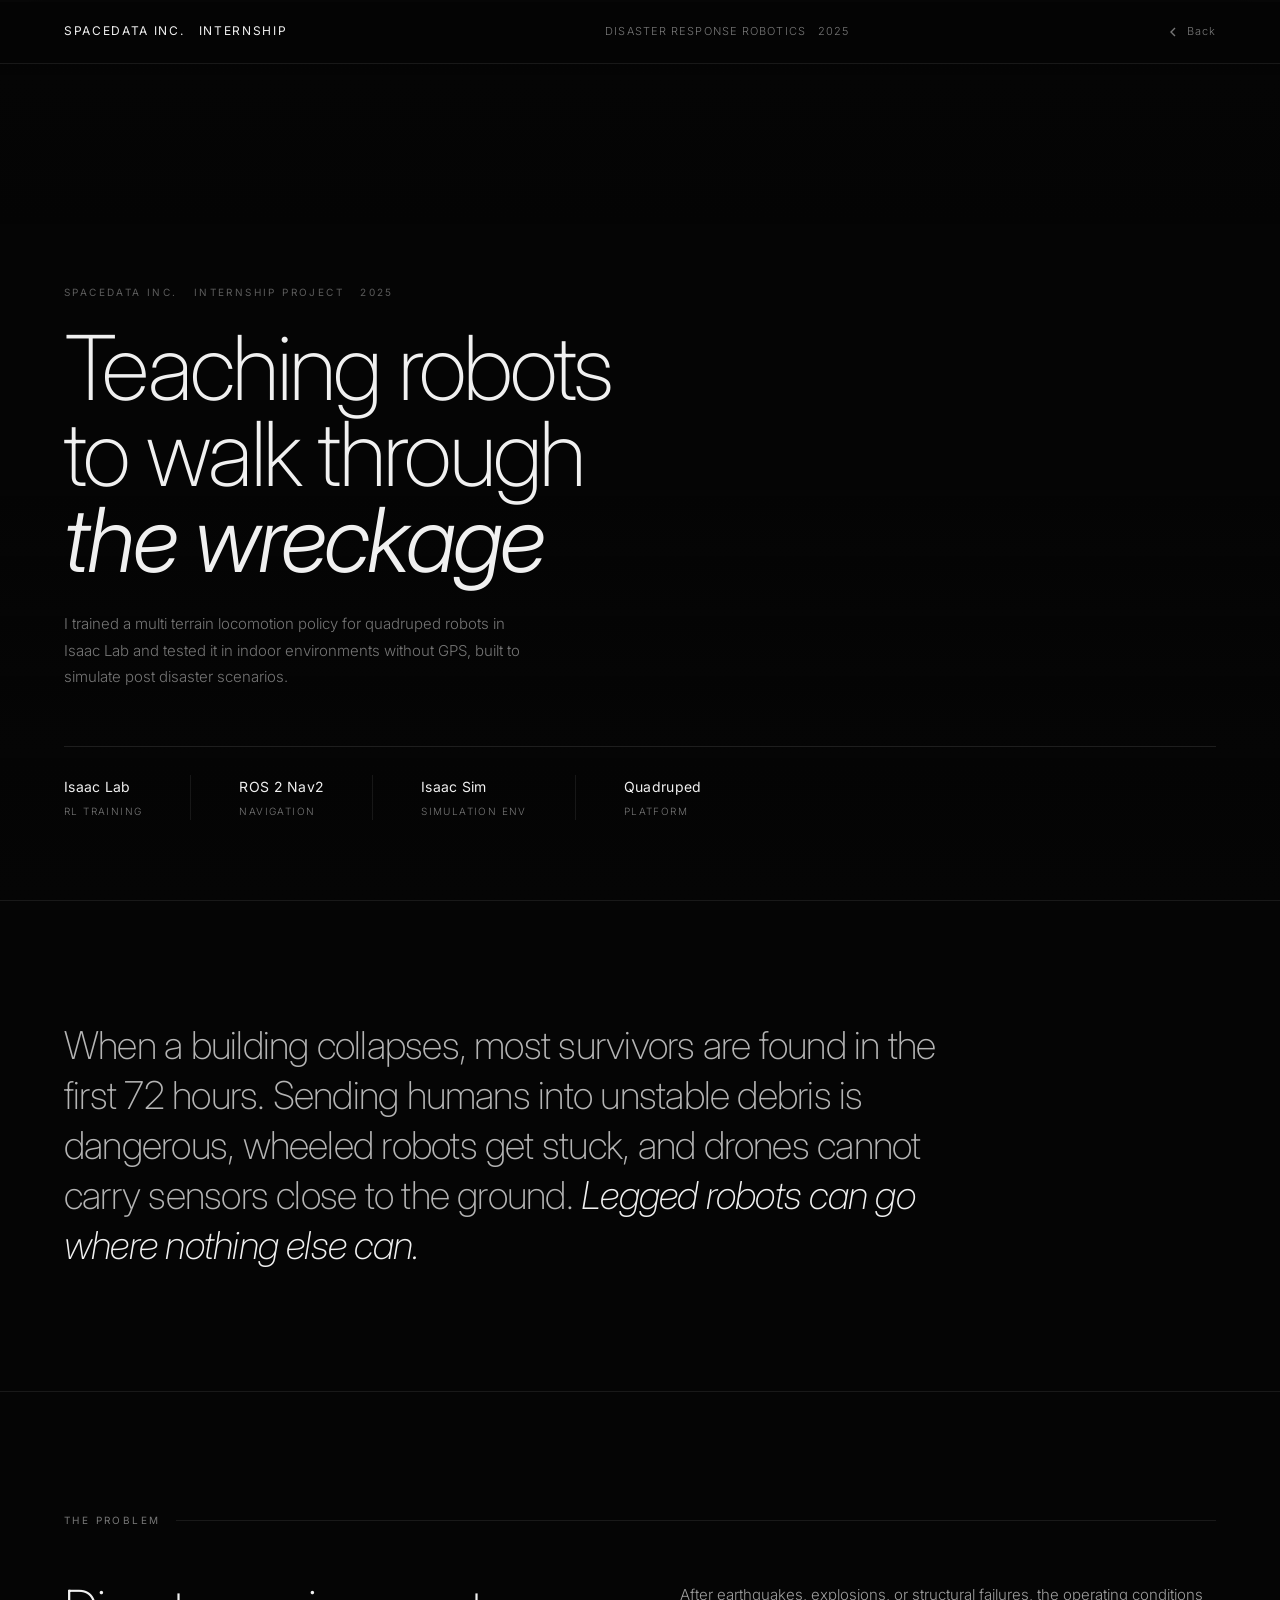
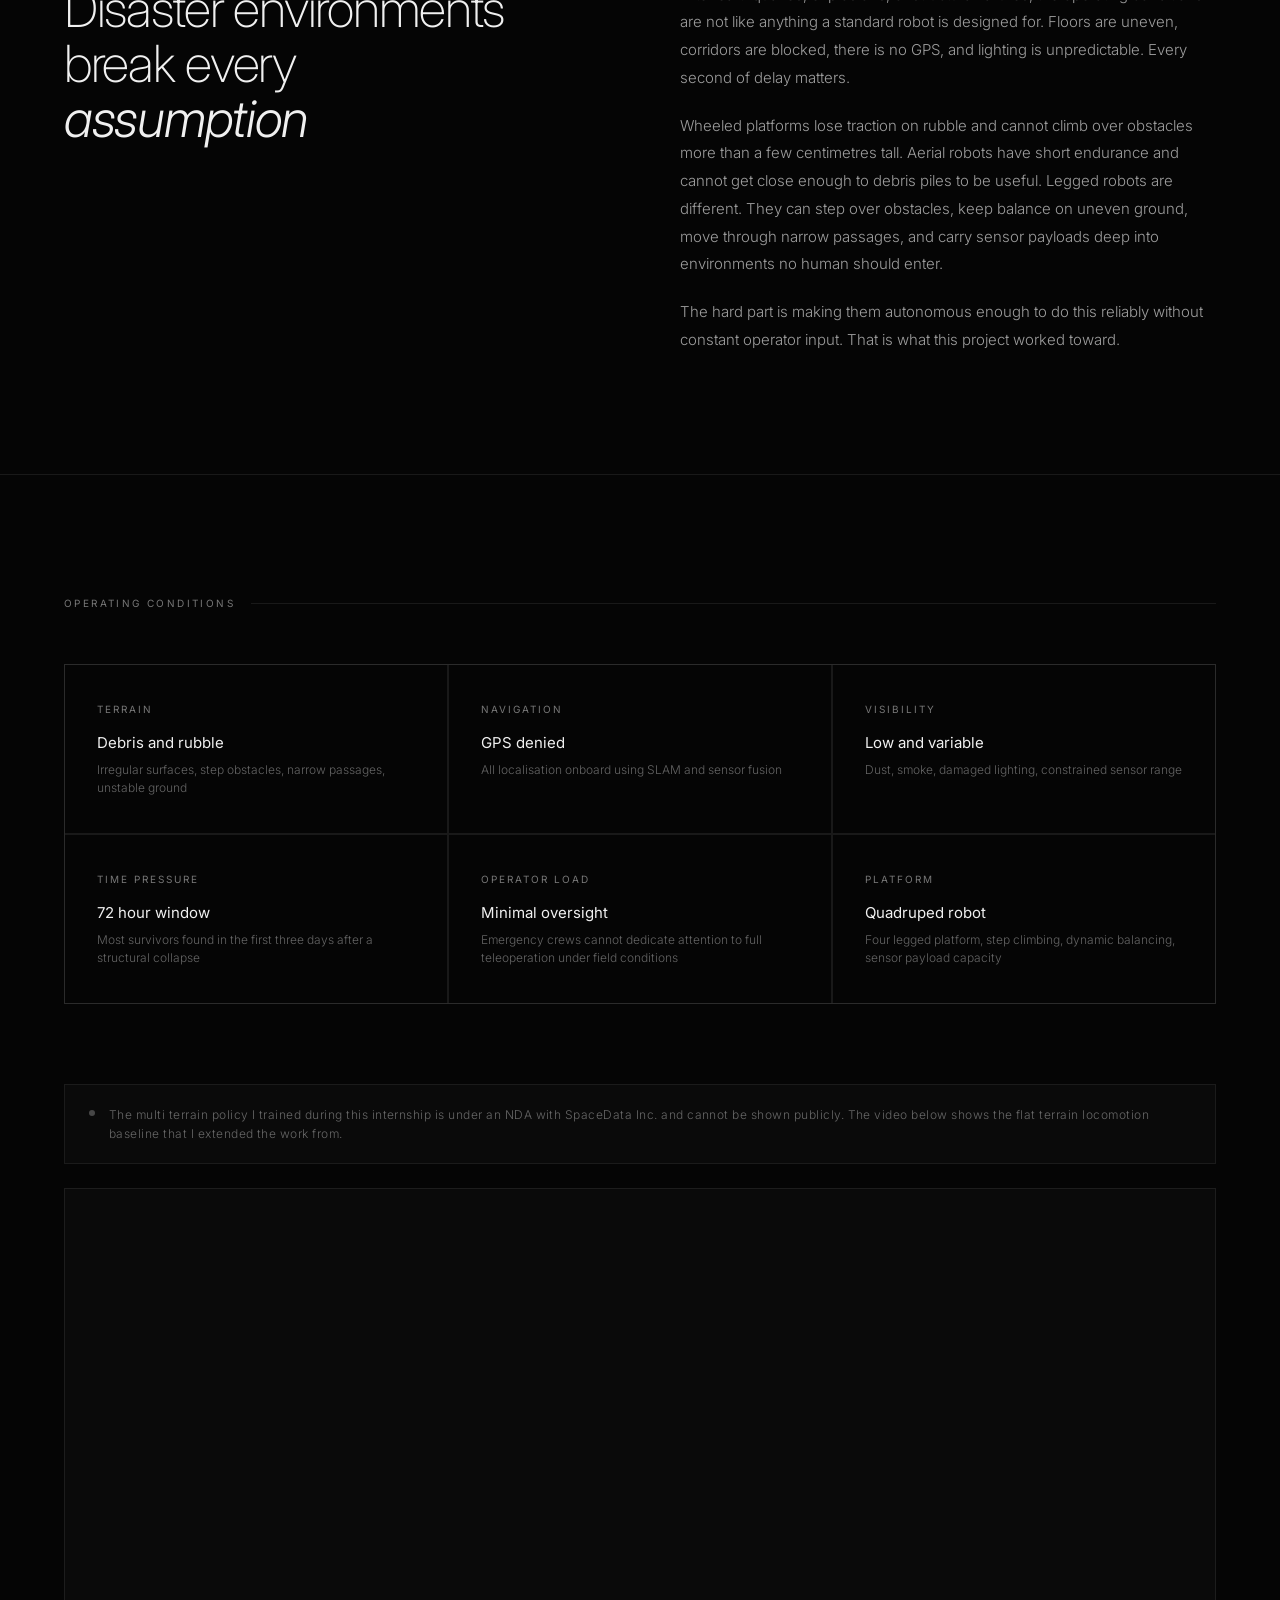
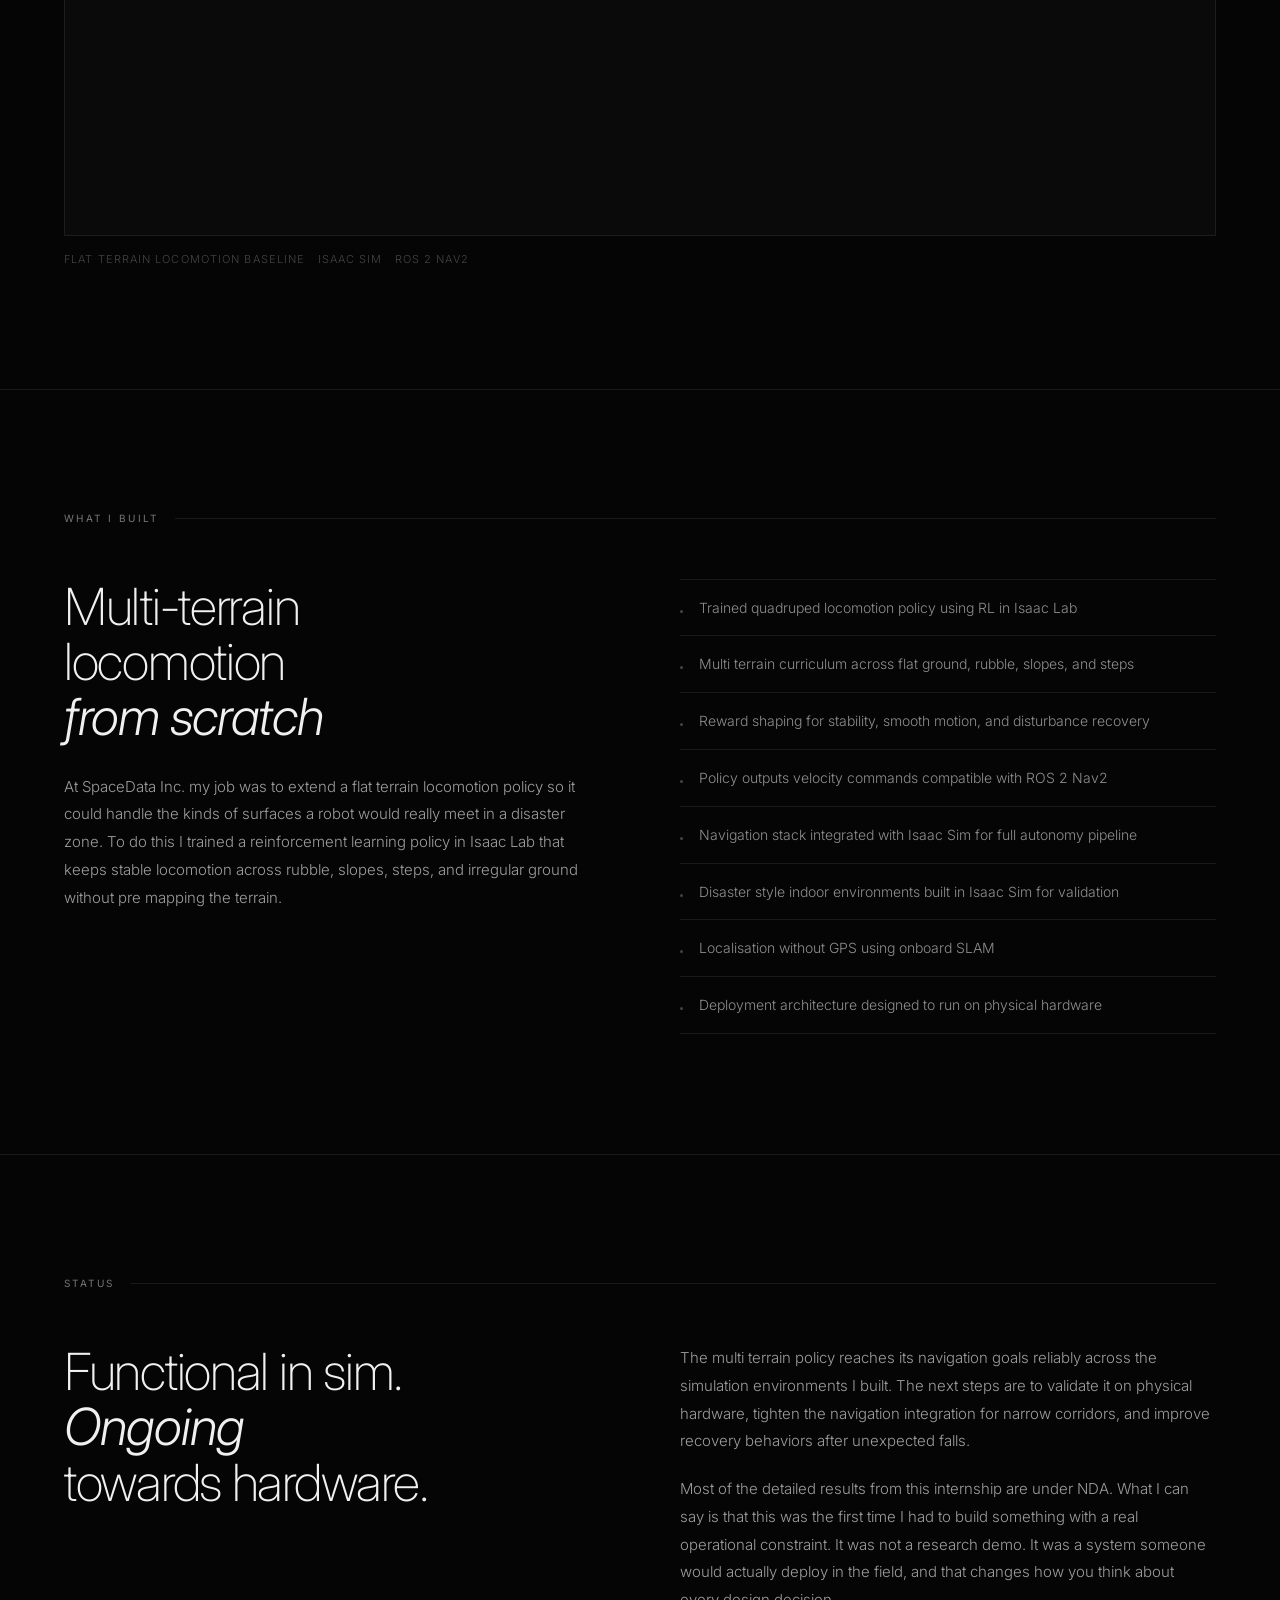
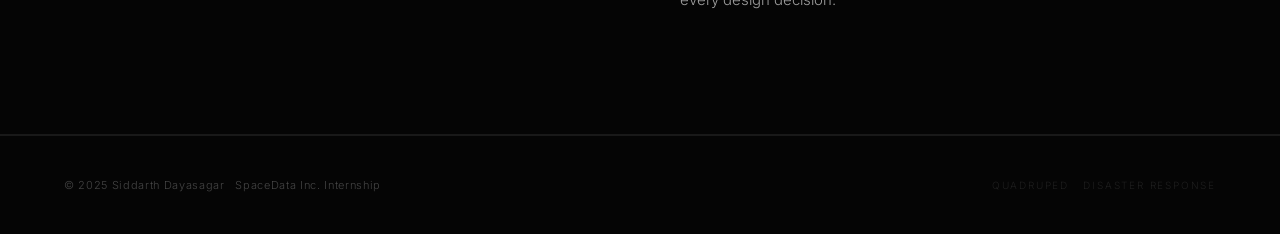
<file: projects/spot_isaac.html>
<!DOCTYPE html>
<html lang="en">
<head>
<!-- Google tag (gtag.js) -->
<script async src="https://www.googletagmanager.com/gtag/js?id=G-Z48W53MRV3"></script>
<script>
  window.dataLayer = window.dataLayer || [];
  function gtag(){dataLayer.push(arguments);}
  gtag('js', new Date());

  gtag('config', 'G-Z48W53MRV3');
</script>

  <meta charset="UTF-8"/>
  <meta name="viewport" content="width=device-width, initial-scale=1.0"/>
  <title>Quadruped Locomotion: SpaceData Inc.</title>
  <link href="https://fonts.googleapis.com/css2?family=Inter:ital,wght@0,200;0,300;0,400;0,500;1,200;1,300&display=swap" rel="stylesheet"/>
  <style>
    *, *::before, *::after { box-sizing: border-box; margin: 0; padding: 0; }

    :root {
      --black: #050505;
      --white: #f0f0f0;
      --gray: #777777;
      --dim: #444444;
      --border: rgba(255,255,255,0.08);
      --text: #d8d8d8;
    }

    html { scroll-behavior: smooth; }

    body {
      background: var(--black);
      color: var(--text);
      font-family: 'Inter', -apple-system, sans-serif;
      font-weight: 300;
      line-height: 1.7;
      overflow-x: hidden;
      -webkit-font-smoothing: antialiased;
    }

    /* hide body while loading */
    body.loading { overflow: hidden; }

    a { color: inherit; text-decoration: none; }
    img { display: block; max-width: 100%; }

    /* ── PRELOADER ───────────────────────────── */
    #preloader {
      position: fixed; inset: 0; z-index: 9999;
      background: var(--black);
      display: flex; flex-direction: column;
      align-items: flex-start; justify-content: flex-end;
      padding: 52px 64px;
      transition: opacity 0.8s ease, visibility 0.8s ease;
    }
    #preloader.hidden {
      opacity: 0; visibility: hidden; pointer-events: none;
    }

    .preloader-label {
      font-size: 10px; font-weight: 400;
      letter-spacing: 0.22em; text-transform: uppercase;
      color: var(--gray); margin-bottom: 14px;
    }

    .preloader-counter {
      font-size: clamp(72px, 14vw, 160px);
      font-weight: 200; letter-spacing: -0.04em;
      color: var(--white); line-height: 1;
      font-variant-numeric: tabular-nums;
    }

    .preloader-bar-wrap {
      width: 100%; height: 1px;
      background: rgba(255,255,255,0.08);
      margin-top: 32px; overflow: hidden;
    }
    .preloader-bar {
      height: 100%; width: 0%;
      background: var(--white);
      transition: width 0.05s linear;
    }

    .preloader-project {
      margin-top: 16px;
      font-size: 10px; font-weight: 300;
      letter-spacing: 0.2em; text-transform: uppercase;
      color: var(--dim);
    }

    /* ── REVEAL ANIMATION ────────────────────── */
    .reveal {
      opacity: 0;
      transform: translateY(32px);
      transition: opacity 0.9s ease, transform 0.9s ease;
    }
    .reveal.visible {
      opacity: 1;
      transform: translateY(0);
    }

    /* ── NAV ─────────────────────────────────── */
    nav {
      position: fixed; top: 0; left: 0; right: 0; z-index: 100;
      display: flex; align-items: center; justify-content: space-between;
      padding: 0 64px; height: 64px;
      background: rgba(5,5,5,0.85);
      backdrop-filter: blur(20px);
      border-bottom: 1px solid var(--border);
    }

    .nav-logo {
      font-size: 12px; font-weight: 400;
      letter-spacing: 0.14em; text-transform: uppercase;
      color: var(--white);
    }

    .nav-meta {
      font-size: 11px; font-weight: 300;
      letter-spacing: 0.1em; text-transform: uppercase;
      color: var(--gray);
    }

    .nav-back {
      font-size: 11px; font-weight: 300;
      color: var(--gray); letter-spacing: 0.08em;
      display: flex; align-items: center; gap: 8px;
      transition: color 0.2s;
    }
    .nav-back:hover { color: var(--white); }
    .nav-back svg { width: 12px; height: 12px; }

    /* ── HERO ────────────────────────────────── */
    .hero {
      position: relative; width: 100%;
      height: 100svh; min-height: 580px;
      overflow: hidden;
    }

    .hero-video-wrap {
      position: absolute; inset: 0; overflow: hidden;
    }
    .hero-video-wrap iframe {
      position: absolute;
      top: 50%; left: 50%;
      transform: translate(-50%,-50%);
      width: 100vw; height: 56.25vw;
      min-height: 100vh; min-width: 177.78vh;
      pointer-events: none;
      filter: brightness(0.3) grayscale(0.3);
    }

    .hero-overlay {
      position: absolute; inset: 0;
      background: linear-gradient(
        to bottom,
        rgba(5,5,5,0.3) 0%,
        transparent 25%,
        transparent 55%,
        rgba(5,5,5,0.75) 80%,
        rgba(5,5,5,1) 100%
      );
    }

    .hero-content {
      position: absolute; inset: 0;
      display: flex; flex-direction: column;
      justify-content: flex-end;
      padding: 0 64px 80px;
      max-width: 1300px; margin: 0 auto; left: 0; right: 0;
    }

    .hero-overline {
      font-size: 10px; font-weight: 400;
      letter-spacing: 0.24em; text-transform: uppercase;
      color: rgba(255,255,255,0.35); margin-bottom: 24px;
    }

    .hero-title {
      font-size: clamp(46px, 7vw, 110px);
      font-weight: 200; letter-spacing: -0.03em;
      line-height: 0.96; color: var(--white);
      max-width: 860px; margin-bottom: 28px;
    }
    .hero-title em { font-style: italic; font-weight: 300; }

    .hero-sub {
      font-size: 15px; font-weight: 300;
      color: rgba(255,255,255,0.45);
      max-width: 460px; line-height: 1.75;
      margin-bottom: 56px;
    }

    .hero-meta-row {
      display: flex; gap: 0;
      border-top: 1px solid rgba(255,255,255,0.1);
      padding-top: 28px; flex-wrap: wrap;
    }
    .hero-meta {
      padding-right: 48px; margin-right: 48px;
      border-right: 1px solid rgba(255,255,255,0.08);
    }
    .hero-meta:last-child { border-right: none; margin-right: 0; padding-right: 0; }
    .hero-meta-val {
      font-size: 14px; font-weight: 400;
      color: var(--white); letter-spacing: 0.02em;
      margin-bottom: 4px;
    }
    .hero-meta-label {
      font-size: 10px; font-weight: 300;
      letter-spacing: 0.14em; text-transform: uppercase;
      color: var(--gray);
    }

    /* ── DIVIDER ─────────────────────────────── */
    .divider { height: 1px; background: var(--border); }

    /* ── SECTIONS ────────────────────────────── */
    .section {
      max-width: 1300px; margin: 0 auto;
      padding: 120px 64px;
    }

    .eyebrow {
      font-size: 10px; font-weight: 400;
      letter-spacing: 0.24em; text-transform: uppercase;
      color: var(--gray); margin-bottom: 52px;
      display: flex; align-items: center; gap: 16px;
    }
    .eyebrow::after {
      content: ''; flex: 1; height: 1px;
      background: var(--border);
    }

    .section-title {
      font-size: clamp(28px, 4vw, 54px);
      font-weight: 200; letter-spacing: -0.025em;
      line-height: 1.08; color: var(--white);
      margin-bottom: 28px;
    }
    .section-title em { font-style: italic; font-weight: 300; }

    .body-text {
      font-size: 15px; font-weight: 300;
      color: rgba(216,216,216,0.72);
      line-height: 1.85; max-width: 600px;
    }
    .body-text + .body-text { margin-top: 20px; }

    .two-col {
      display: grid; grid-template-columns: 1fr 1fr;
      gap: 80px; align-items: start;
    }

    /* ── VIDEO ───────────────────────────────── */
    .video-section {
      max-width: 1300px; margin: 0 auto;
      padding: 0 64px 120px;
    }
    .video-wrap {
      position: relative; width: 100%;
      aspect-ratio: 16/9; background: #0a0a0a; overflow: hidden;
      border: 1px solid var(--border);
    }
    .video-wrap iframe {
      position: absolute; inset: 0;
      width: 100%; height: 100%; border: none;
    }
    .video-caption {
      margin-top: 14px;
      font-size: 11px; font-weight: 300;
      letter-spacing: 0.1em; text-transform: uppercase;
      color: var(--dim);
    }

    /* ── NDA NOTICE ──────────────────────────── */
    .nda-notice {
      background: rgba(255,255,255,0.02);
      border: 1px solid rgba(255,255,255,0.07);
      padding: 20px 24px;
      margin-bottom: 24px;
      display: flex; align-items: flex-start; gap: 14px;
    }
    .nda-dot {
      width: 6px; height: 6px; border-radius: 50%;
      background: rgba(255,255,255,0.25);
      flex-shrink: 0; margin-top: 5px;
    }
    .nda-text {
      font-size: 12px; font-weight: 300;
      letter-spacing: 0.04em;
      color: rgba(216,216,216,0.45);
      line-height: 1.6;
    }

    /* ── DETAIL LIST ─────────────────────────── */
    .detail-list { list-style: none; padding: 0; }
    .detail-list li {
      display: flex; align-items: baseline; gap: 16px;
      padding: 16px 0;
      border-bottom: 1px solid var(--border);
      font-size: 14px; font-weight: 300;
      color: rgba(216,216,216,0.65);
    }
    .detail-list li:first-child { border-top: 1px solid var(--border); }
    .detail-list li::before {
      content: ''; display: block;
      width: 3px; height: 3px; border-radius: 50%;
      background: var(--dim); flex-shrink: 0; margin-top: 8px;
    }

    /* ── FULL WIDTH STATEMENT ────────────────── */
    .statement {
      padding: 120px 64px;
      border-top: 1px solid var(--border);
      border-bottom: 1px solid var(--border);
    }
    .statement-inner {
      max-width: 1300px; margin: 0 auto;
    }
    .statement-text {
      font-size: clamp(22px, 3vw, 40px);
      font-weight: 200; letter-spacing: -0.02em;
      line-height: 1.3; color: rgba(255,255,255,0.7);
      max-width: 900px;
    }
    .statement-text em { font-style: italic; color: var(--white); }

    /* ── SPECS GRID ──────────────────────────── */
    .specs-grid {
      display: grid;
      grid-template-columns: repeat(3,1fr);
      gap: 2px; background: var(--border);
      border: 1px solid var(--border);
    }
    .spec-cell {
      background: var(--black);
      padding: 36px 32px;
      transition: background 0.2s;
    }
    .spec-cell:hover { background: #0c0c0c; }
    .spec-label {
      font-size: 10px; font-weight: 400;
      letter-spacing: 0.2em; text-transform: uppercase;
      color: var(--gray); margin-bottom: 14px;
    }
    .spec-val {
      font-size: 15px; font-weight: 400;
      color: var(--white); line-height: 1.4;
      margin-bottom: 8px;
    }
    .spec-sub {
      font-size: 12px; font-weight: 300;
      color: rgba(216,216,216,0.45); line-height: 1.5;
    }

    /* ── FOOTER ──────────────────────────────── */
    footer {
      border-top: 1px solid var(--border);
      padding: 40px 64px;
      display: flex; align-items: center; justify-content: space-between;
    }
    .footer-copy {
      font-size: 11px; font-weight: 300;
      color: var(--dim); letter-spacing: 0.06em;
    }
    .footer-tag {
      font-size: 10px; font-weight: 300;
      letter-spacing: 0.18em; text-transform: uppercase;
      color: rgba(255,255,255,0.1);
    }

    /* ── MOBILE ──────────────────────────────── */
    @media(max-width:768px) {
      #preloader { padding: 36px 24px; }
      nav { padding: 0 20px; height: 56px; }
      .nav-meta { display: none; }
      .hero-content { padding: 0 20px 52px; }
      .hero-meta-row { flex-wrap: wrap; gap: 20px; }
      .hero-meta { border-right: none; margin-right: 0; padding-right: 0; }
      .section { padding: 80px 24px; }
      .video-section { padding: 0 24px 80px; }
      .two-col { grid-template-columns: 1fr; gap: 48px; }
      .specs-grid { grid-template-columns: 1fr; }
      .statement { padding: 80px 24px; }
      footer { padding: 28px 24px; flex-direction: column; gap: 10px; }
    }
  </style>
</head>
<body class="loading">

<!-- ── PRELOADER ──────────────────────────────── -->
<div id="preloader">
  <div class="preloader-label">Loading</div>
  <div class="preloader-counter" id="counter">0</div>
  <div class="preloader-bar-wrap">
    <div class="preloader-bar" id="bar"></div>
  </div>
  <div class="preloader-project">Quadruped Locomotion &nbsp; SpaceData Inc.</div>
</div>

<!-- ── NAV ───────────────────────────────────── -->
<nav>
  <span class="nav-logo">SpaceData Inc. &nbsp; Internship</span>
  <span class="nav-meta">Disaster Response Robotics &nbsp; 2025</span>
  <a href="../index.html" class="nav-back">
    <svg viewBox="0 0 12 12" fill="none" stroke="currentColor" stroke-width="1.4">
      <path d="M8 2L4 6l4 4"/>
    </svg>
    Back
  </a>
</nav>

<!-- ── HERO ──────────────────────────────────── -->
<div class="hero">
  <div class="hero-video-wrap">
    <iframe
      src="https://www.youtube.com/embed/iJAQ9V45jA8?autoplay=1&mute=1&loop=1&playlist=iJAQ9V45jA8&controls=0&modestbranding=1&rel=0"
      allow="autoplay; encrypted-media" allowfullscreen>
    </iframe>
  </div>
  <div class="hero-overlay"></div>

  <div class="hero-content reveal">
    <div class="hero-overline">SpaceData Inc. &nbsp; Internship Project &nbsp; 2025</div>
    <h1 class="hero-title">
      Teaching robots<br/>
      to walk through<br/>
      <em>the wreckage</em>
    </h1>
    <p class="hero-sub">
      I trained a multi terrain locomotion policy for quadruped robots in
      Isaac Lab and tested it in indoor environments without GPS, built to
      simulate post disaster scenarios.
    </p>
    <div class="hero-meta-row">
      <div class="hero-meta">
        <div class="hero-meta-val">Isaac Lab</div>
        <div class="hero-meta-label">RL Training</div>
      </div>
      <div class="hero-meta">
        <div class="hero-meta-val">ROS 2 Nav2</div>
        <div class="hero-meta-label">Navigation</div>
      </div>
      <div class="hero-meta">
        <div class="hero-meta-val">Isaac Sim</div>
        <div class="hero-meta-label">Simulation env</div>
      </div>
      <div class="hero-meta">
        <div class="hero-meta-val">Quadruped</div>
        <div class="hero-meta-label">Platform</div>
      </div>
    </div>
  </div>
</div>

<!-- ── FULL WIDTH STATEMENT ───────────────────── -->
<div class="statement">
  <div class="statement-inner reveal">
    <p class="statement-text">
      When a building collapses, most survivors are found in the first 72
      hours. Sending humans into unstable debris is dangerous, wheeled
      robots get stuck, and drones cannot carry sensors close to the ground.
      <em>Legged robots can go where nothing else can.</em>
    </p>
  </div>
</div>

<!-- ── WHY LEGGED ROBOTS ──────────────────────── -->
<section class="section">
  <div class="eyebrow reveal">The problem</div>
  <div class="two-col">
    <div class="reveal">
      <h2 class="section-title">
        Disaster environments<br/>
        break every<br/>
        <em>assumption</em>
      </h2>
    </div>
    <div class="reveal">
      <p class="body-text">
        After earthquakes, explosions, or structural failures, the operating
        conditions are not like anything a standard robot is designed for.
        Floors are uneven, corridors are blocked, there is no GPS, and
        lighting is unpredictable. Every second of delay matters.
      </p>
      <p class="body-text">
        Wheeled platforms lose traction on rubble and cannot climb over
        obstacles more than a few centimetres tall. Aerial robots have short
        endurance and cannot get close enough to debris piles to be useful.
        Legged robots are different. They can step over obstacles, keep
        balance on uneven ground, move through narrow passages, and carry
        sensor payloads deep into environments no human should enter.
      </p>
      <p class="body-text">
        The hard part is making them autonomous enough to do this reliably
        without constant operator input. That is what this project worked toward.
      </p>
    </div>
  </div>
</section>

<div class="divider"></div>

<!-- ── SPECS ──────────────────────────────────── -->
<section class="section" style="padding-bottom:0">
  <div class="eyebrow reveal">Operating conditions</div>
  <div class="specs-grid reveal">
    <div class="spec-cell">
      <div class="spec-label">Terrain</div>
      <div class="spec-val">Debris and rubble</div>
      <div class="spec-sub">Irregular surfaces, step obstacles, narrow passages, unstable ground</div>
    </div>
    <div class="spec-cell">
      <div class="spec-label">Navigation</div>
      <div class="spec-val">GPS denied</div>
      <div class="spec-sub">All localisation onboard using SLAM and sensor fusion</div>
    </div>
    <div class="spec-cell">
      <div class="spec-label">Visibility</div>
      <div class="spec-val">Low and variable</div>
      <div class="spec-sub">Dust, smoke, damaged lighting, constrained sensor range</div>
    </div>
    <div class="spec-cell">
      <div class="spec-label">Time pressure</div>
      <div class="spec-val">72 hour window</div>
      <div class="spec-sub">Most survivors found in the first three days after a structural collapse</div>
    </div>
    <div class="spec-cell">
      <div class="spec-label">Operator load</div>
      <div class="spec-val">Minimal oversight</div>
      <div class="spec-sub">Emergency crews cannot dedicate attention to full teleoperation under field conditions</div>
    </div>
    <div class="spec-cell">
      <div class="spec-label">Platform</div>
      <div class="spec-val">Quadruped robot</div>
      <div class="spec-sub">Four legged platform, step climbing, dynamic balancing, sensor payload capacity</div>
    </div>
  </div>
</section>

<!-- ── VIDEO ──────────────────────────────────── -->
<div class="video-section" style="padding-top:80px">
  <div class="nda-notice reveal">
    <div class="nda-dot"></div>
    <div class="nda-text">
      The multi terrain policy I trained during this internship is under
      an NDA with SpaceData Inc. and cannot be shown publicly. The video
      below shows the flat terrain locomotion baseline that I extended
      the work from.
    </div>
  </div>
  <div class="video-wrap reveal">
    <iframe
      src="https://www.youtube.com/embed/iJAQ9V45jA8?controls=1&modestbranding=1&rel=0"
      allow="accelerometer; autoplay; clipboard-write; encrypted-media; gyroscope; picture-in-picture"
      allowfullscreen>
    </iframe>
  </div>
  <div class="video-caption reveal">Flat terrain locomotion baseline &nbsp; Isaac Sim &nbsp; ROS 2 Nav2</div>
</div>

<div class="divider"></div>

<!-- ── THE WORK ───────────────────────────────── -->
<section class="section">
  <div class="eyebrow reveal">What I built</div>
  <div class="two-col">
    <div class="reveal">
      <h2 class="section-title">
        Multi-terrain<br/>
        locomotion<br/>
        <em>from scratch</em>
      </h2>
      <p class="body-text" style="margin-top:24px">
        At SpaceData Inc. my job was to extend a flat terrain locomotion
        policy so it could handle the kinds of surfaces a robot would
        really meet in a disaster zone. To do this I trained a
        reinforcement learning policy in Isaac Lab that keeps stable
        locomotion across rubble, slopes, steps, and irregular ground
        without pre mapping the terrain.
      </p>
    </div>
    <div class="reveal">
      <ul class="detail-list">
        <li>Trained quadruped locomotion policy using RL in Isaac Lab</li>
        <li>Multi terrain curriculum across flat ground, rubble, slopes, and steps</li>
        <li>Reward shaping for stability, smooth motion, and disturbance recovery</li>
        <li>Policy outputs velocity commands compatible with ROS 2 Nav2</li>
        <li>Navigation stack integrated with Isaac Sim for full autonomy pipeline</li>
        <li>Disaster style indoor environments built in Isaac Sim for validation</li>
        <li>Localisation without GPS using onboard SLAM</li>
        <li>Deployment architecture designed to run on physical hardware</li>
      </ul>
    </div>
  </div>
</section>

<div class="divider"></div>

<!-- ── STATUS ────────────────────────────────── -->
<section class="section">
  <div class="eyebrow reveal">Status</div>
  <div class="two-col">
    <div class="reveal">
      <h2 class="section-title">
        Functional in sim.<br/>
        <em>Ongoing</em><br/>
        towards hardware.
      </h2>
    </div>
    <div class="reveal">
      <p class="body-text">
        The multi terrain policy reaches its navigation goals reliably
        across the simulation environments I built. The next steps are to
        validate it on physical hardware, tighten the navigation
        integration for narrow corridors, and improve recovery behaviors
        after unexpected falls.
      </p>
      <p class="body-text">
        Most of the detailed results from this internship are under NDA.
        What I can say is that this was the first time I had to build
        something with a real operational constraint. It was not a research
        demo. It was a system someone would actually deploy in the field,
        and that changes how you think about every design decision.
      </p>
    </div>
  </div>
</section>

<!-- ── FOOTER ─────────────────────────────────── -->
<div class="divider"></div>
<footer>
  <span class="footer-copy">© 2025 Siddarth Dayasagar &nbsp; SpaceData Inc. Internship</span>
  <span class="footer-tag">Quadruped &nbsp; Disaster Response</span>
</footer>

<!-- ── SCRIPTS ────────────────────────────────── -->
<script>
  // ── Preloader
  const counter = document.getElementById('counter');
  const bar = document.getElementById('bar');
  const preloader = document.getElementById('preloader');
  let count = 0;

  const interval = setInterval(() => {
    // accelerate near the end
    const step = count < 70 ? Math.random() * 3 + 1 : Math.random() * 6 + 2;
    count = Math.min(100, count + step);
    counter.textContent = Math.floor(count);
    bar.style.width = count + '%';

    if (count >= 100) {
      clearInterval(interval);
      counter.textContent = '100';
      bar.style.width = '100%';
      setTimeout(() => {
        preloader.classList.add('hidden');
        document.body.classList.remove('loading');
        // trigger hero reveal
        document.querySelectorAll('.hero .reveal').forEach(el => {
          el.classList.add('visible');
        });
      }, 400);
    }
  }, 40);

  // ── Scroll reveal
  const observer = new IntersectionObserver((entries) => {
    entries.forEach(entry => {
      if (entry.isIntersecting) {
        entry.target.classList.add('visible');
      }
    });
  }, { threshold: 0.1, rootMargin: '0px 0px -40px 0px' });

  document.querySelectorAll('.reveal').forEach(el => observer.observe(el));
</script>

</body>
</html>
</file>
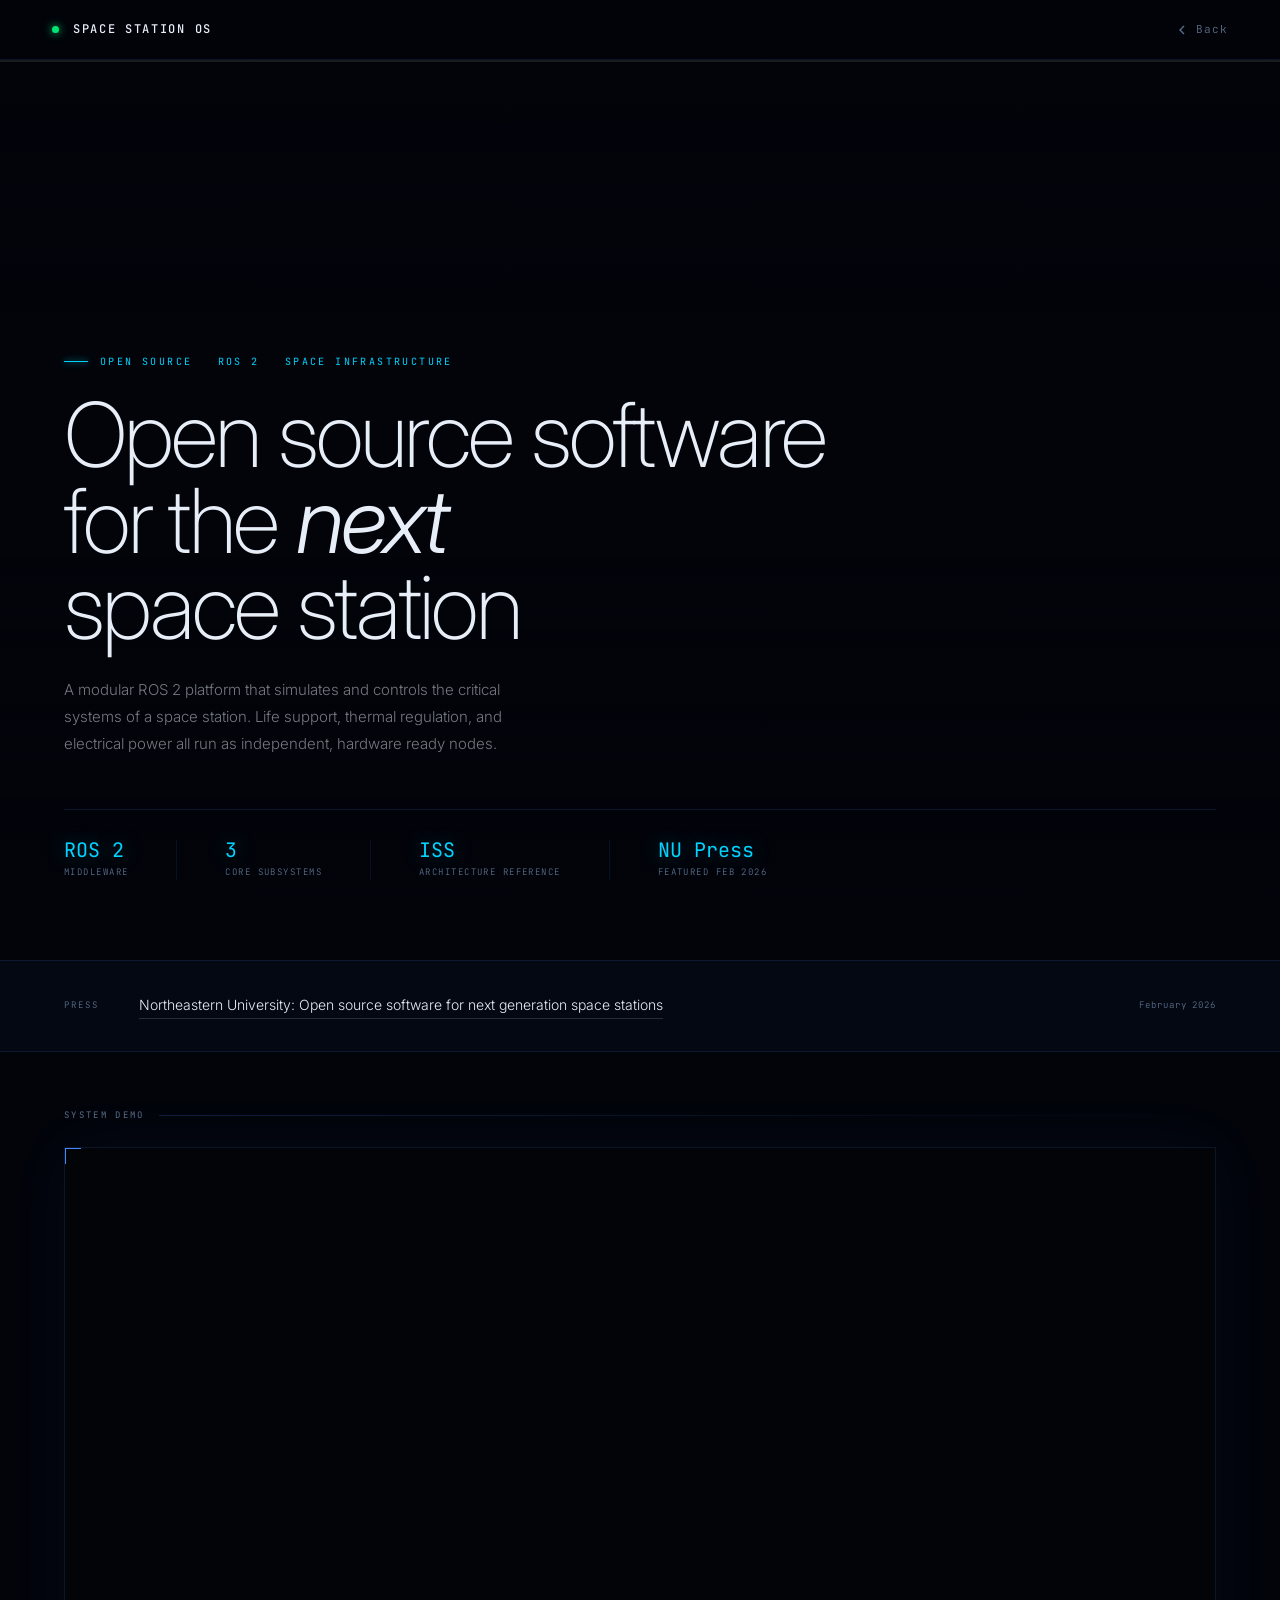
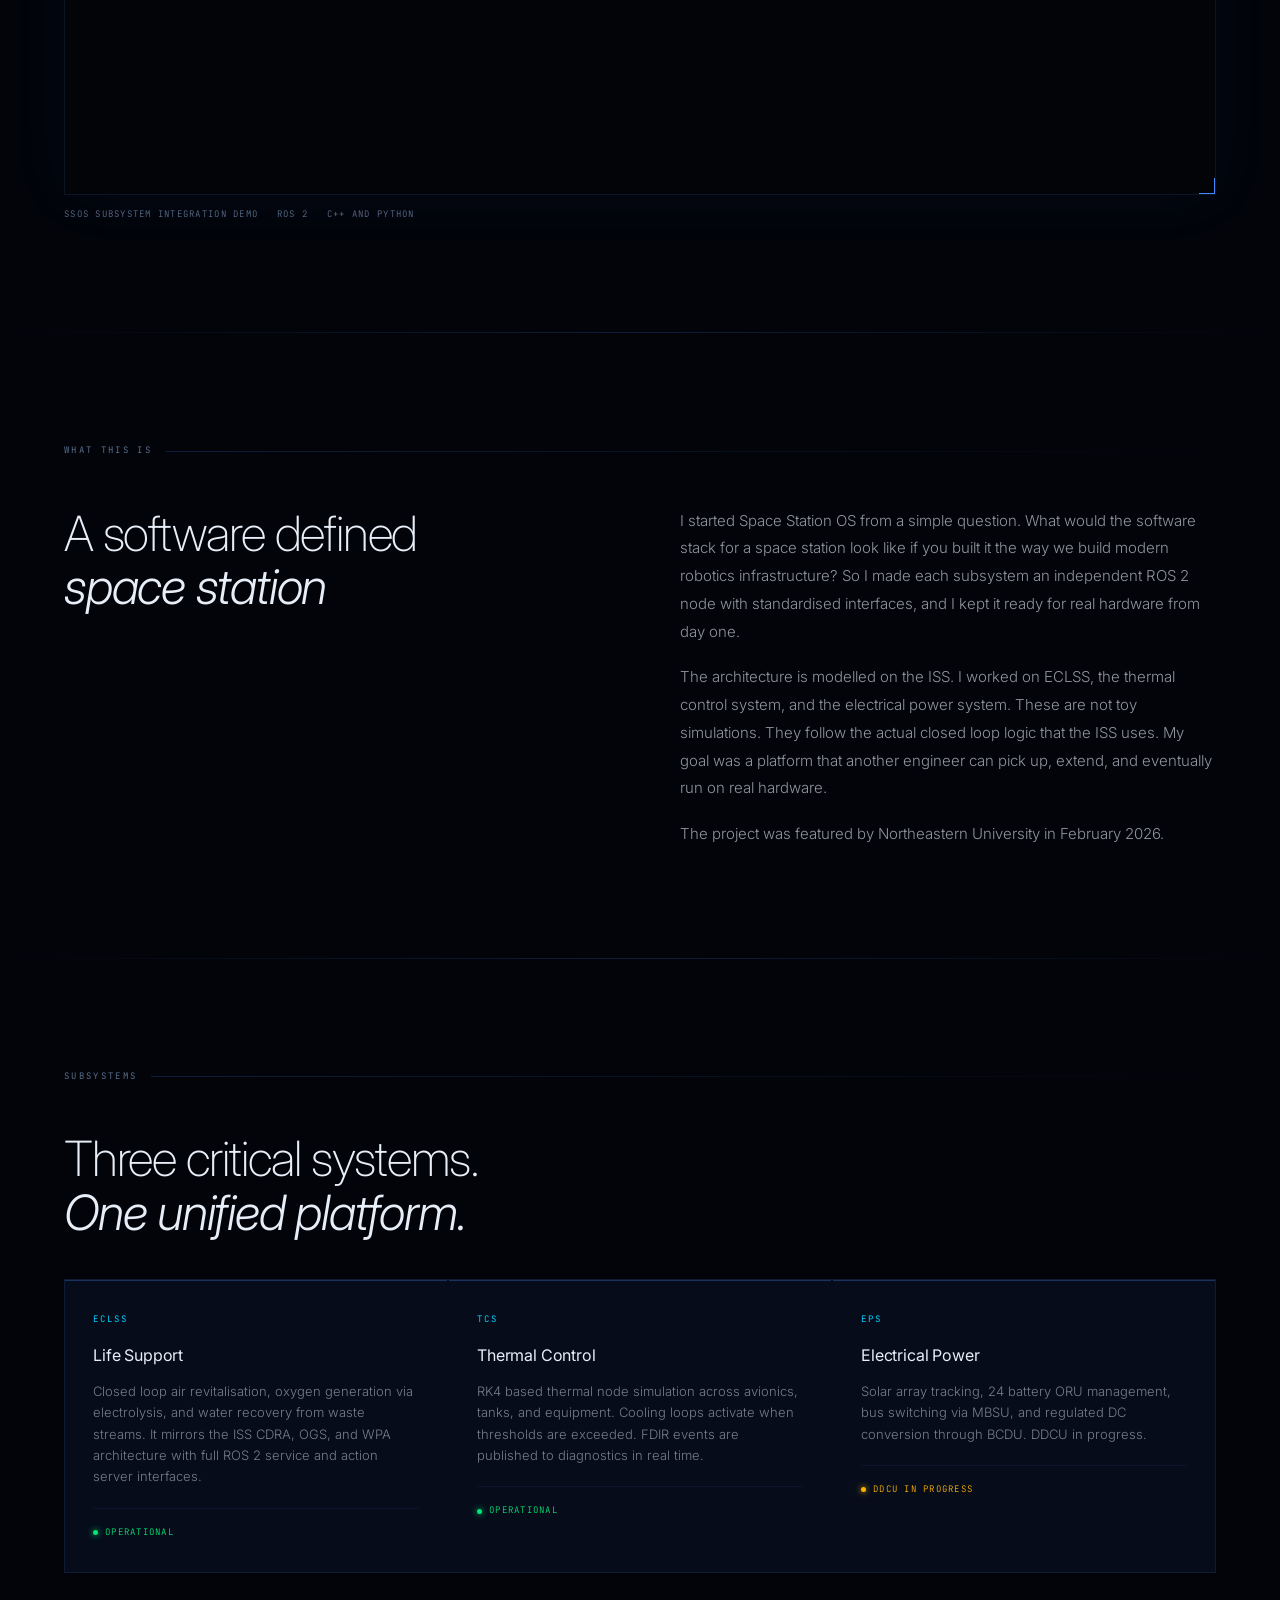
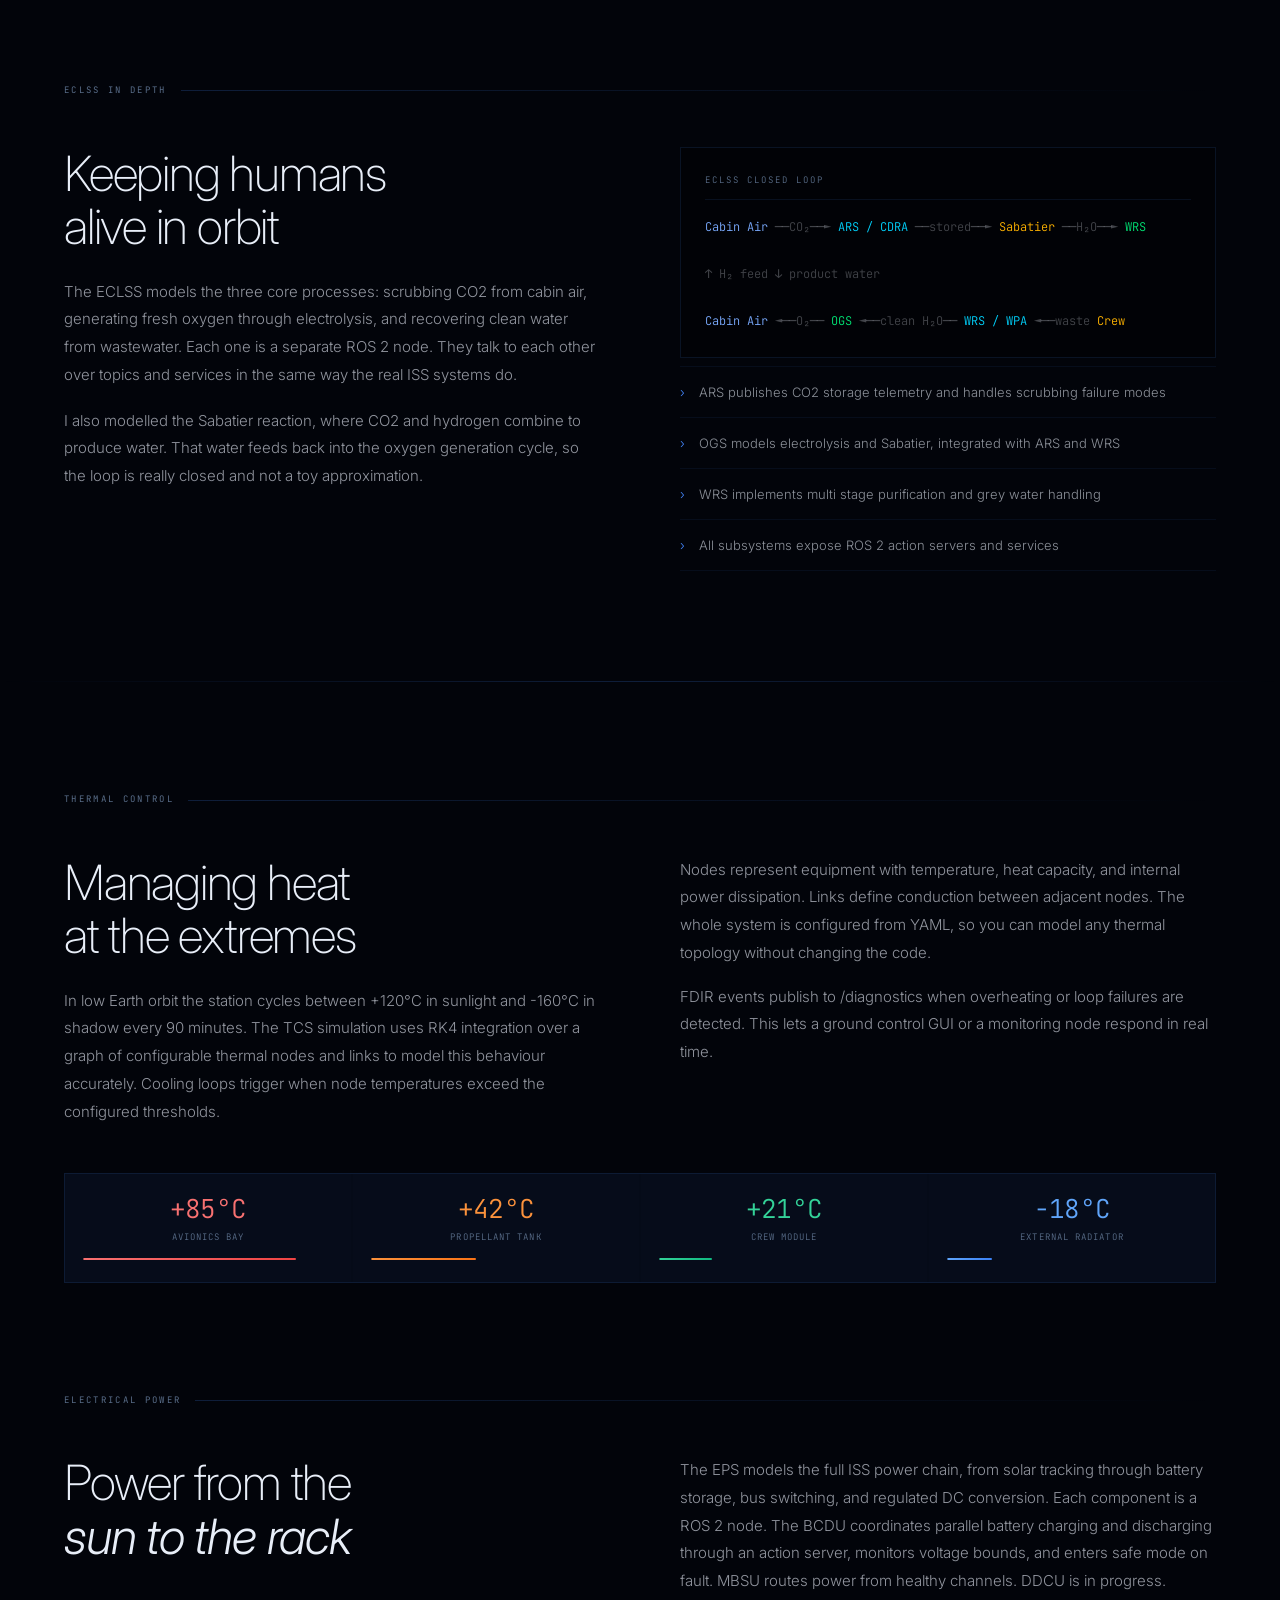
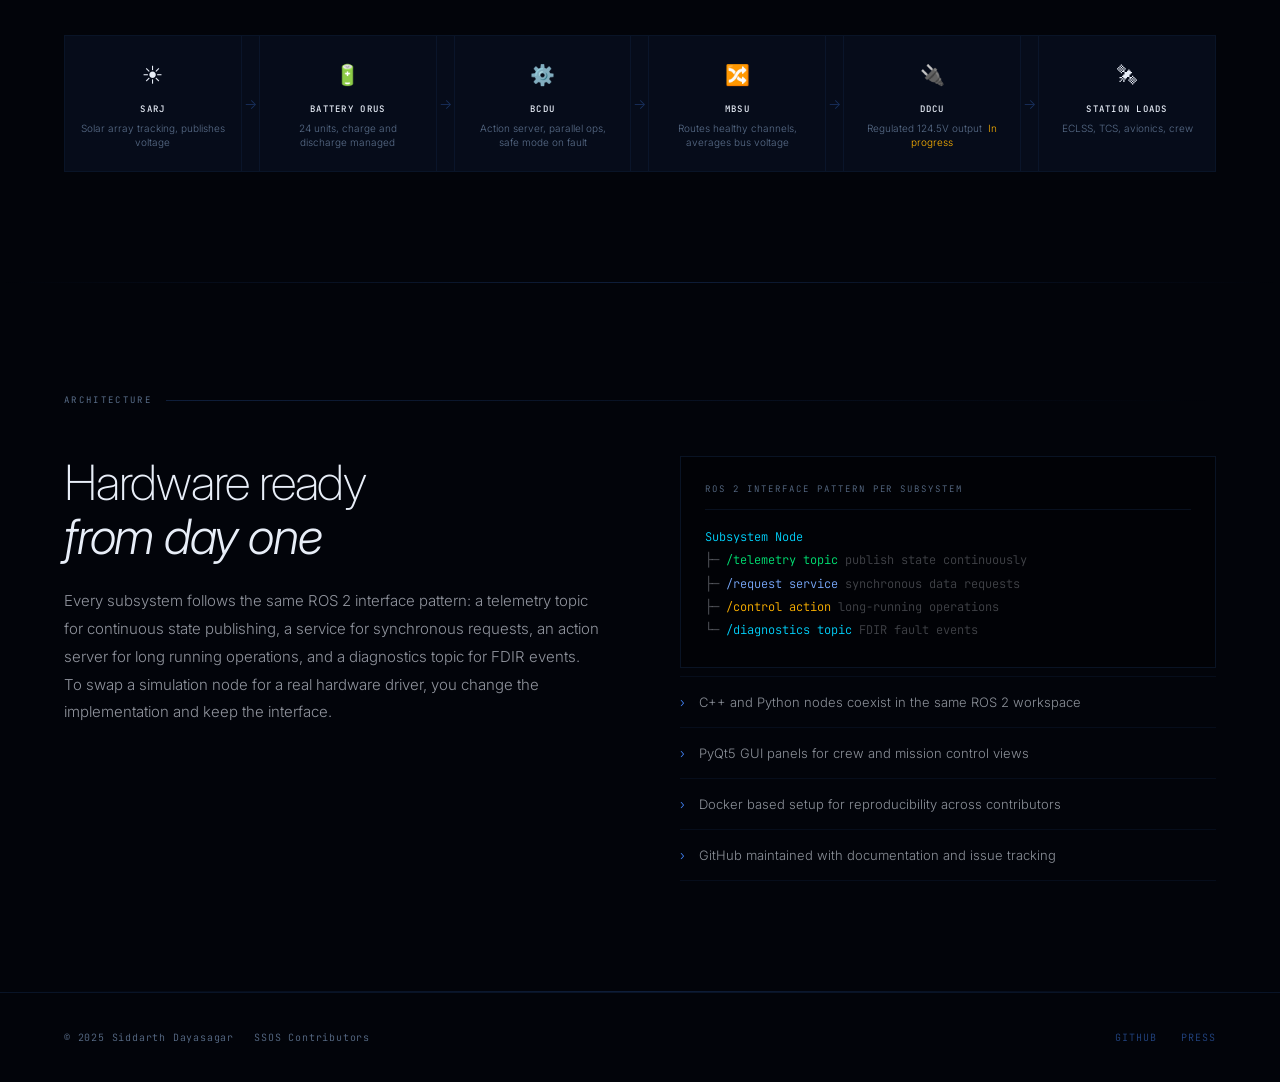
<file: projects/ssos.html>
<!DOCTYPE html>
<html lang="en">
<head>
<!-- Google tag (gtag.js) -->
<script async src="https://www.googletagmanager.com/gtag/js?id=G-Z48W53MRV3"></script>
<script>
  window.dataLayer = window.dataLayer || [];
  function gtag(){dataLayer.push(arguments);}
  gtag('js', new Date());

  gtag('config', 'G-Z48W53MRV3');
</script>

  <meta charset="UTF-8"/>
  <meta name="viewport" content="width=device-width, initial-scale=1.0"/>
  <title>Space Station OS</title>
  <link href="https://fonts.googleapis.com/css2?family=Inter:ital,wght@0,200;0,300;0,400;0,500;1,300&family=JetBrains+Mono:wght@300;400;500&display=swap" rel="stylesheet"/>
  <style>
    *, *::before, *::after { box-sizing: border-box; margin: 0; padding: 0; }

    :root {
      --void:    #02040a;
      --deep:    #040810;
      --panel:   #060c1a;
      --panel2:  #081020;
      --blue:    #4488ff;
      --blue2:   #66aaff;
      --cyan:    #00d4ff;
      --cyan2:   rgba(0,212,255,0.12);
      --green:   #00e676;
      --amber:   #ffb300;
      --white:   #e8eef8;
      --muted:   #5a6e8a;
      --border:  rgba(68,136,255,0.12);
      --border2: rgba(255,255,255,0.06);
      --mono:    'JetBrains Mono', 'SF Mono', monospace;
      --body:    'Inter', -apple-system, sans-serif;
    }

    html { scroll-behavior: smooth; }

    body {
      background: var(--void);
      color: var(--white);
      font-family: var(--body);
      font-weight: 300;
      line-height: 1.7;
      overflow-x: hidden;
      -webkit-font-smoothing: antialiased;
    }

    a { color: inherit; text-decoration: none; }
    img { display: block; max-width: 100%; }

    /* ── STARS ───────────────────────────────── */
    #stars {
      position: fixed; inset: 0; z-index: 0;
      pointer-events: none; overflow: hidden;
    }
    .star {
      position: absolute; border-radius: 50%;
      background: #fff;
      animation: twinkle var(--d, 4s) ease-in-out infinite var(--delay, 0s);
      opacity: 0;
    }
    @keyframes twinkle {
      0%,100% { opacity: 0; }
      50% { opacity: var(--op, 0.6); }
    }

    body > *:not(#stars) { position: relative; z-index: 1; }

    /* ── REVEAL ──────────────────────────────── */
    .reveal {
      opacity: 0; transform: translateY(24px);
      transition: opacity 0.85s ease, transform 0.85s ease;
    }
    .reveal.visible { opacity: 1; transform: translateY(0); }

    /* ── NAV ─────────────────────────────────── */
    nav {
      position: fixed; top: 0; left: 0; right: 0; z-index: 200;
      height: 60px;
      display: flex; align-items: center; justify-content: space-between;
      padding: 0 52px;
      background: rgba(2,4,10,0.88);
      backdrop-filter: blur(16px);
      border-bottom: 1px solid var(--border);
    }

    .nav-left {
      display: flex; align-items: center; gap: 14px;
    }

    .nav-pulse {
      width: 7px; height: 7px; border-radius: 50%;
      background: var(--green);
      box-shadow: 0 0 8px var(--green);
      animation: pulse-dot 2.5s ease-in-out infinite;
    }
    @keyframes pulse-dot {
      0%,100% { box-shadow: 0 0 6px var(--green); }
      50% { box-shadow: 0 0 16px var(--green), 0 0 30px rgba(0,230,118,0.3); }
    }

    .nav-logo {
      font-family: var(--mono); font-size: 12px; font-weight: 500;
      letter-spacing: 0.14em; text-transform: uppercase; color: var(--white);
    }

    .nav-back {
      font-family: var(--mono); font-size: 11px;
      color: var(--muted); letter-spacing: 0.1em;
      display: flex; align-items: center; gap: 8px;
      transition: color 0.2s;
    }
    .nav-back:hover { color: var(--white); }
    .nav-back svg { width: 12px; height: 12px; }

    /* ── HERO ────────────────────────────────── */
    .hero {
      position: relative; width: 100%;
      height: 100svh; min-height: 600px;
      overflow: hidden; display: flex; align-items: flex-end;
    }

    .hero-video-wrap {
      position: absolute; inset: 0; overflow: hidden;
    }
    .hero-video-wrap iframe {
      position: absolute;
      top: 50%; left: 50%;
      transform: translate(-50%,-50%);
      width: 100vw; height: 56.25vw;
      min-height: 100vh; min-width: 177.78vh;
      pointer-events: none;
      filter: brightness(0.28) saturate(0.5) hue-rotate(200deg);
    }

    .hero-gradient {
      position: absolute; inset: 0;
      background: linear-gradient(
        to bottom,
        rgba(2,4,10,0.4) 0%,
        transparent 28%,
        transparent 55%,
        rgba(2,4,10,0.7) 78%,
        rgba(2,4,10,1) 100%
      );
    }

    .hero-content {
      position: relative; z-index: 2;
      width: 100%; max-width: 1300px; margin: 0 auto;
      padding: 0 64px 80px;
    }

    .hero-overline {
      font-family: var(--mono); font-size: 10px; font-weight: 400;
      letter-spacing: 0.24em; text-transform: uppercase;
      color: var(--cyan); margin-bottom: 22px;
      display: flex; align-items: center; gap: 12px;
    }
    .hero-overline::before {
      content: ''; width: 24px; height: 1px;
      background: var(--cyan); flex-shrink: 0;
      box-shadow: 0 0 6px var(--cyan);
    }

    .hero-title {
      font-size: clamp(46px, 7vw, 104px);
      font-weight: 200; letter-spacing: -0.03em;
      line-height: 0.96; color: var(--white);
      max-width: 820px; margin-bottom: 26px;
    }
    .hero-title em { font-style: italic; font-weight: 300; }

    .hero-sub {
      font-size: 15px; font-weight: 300;
      color: rgba(232,238,248,0.5);
      max-width: 480px; line-height: 1.8; margin-bottom: 52px;
    }

    .hero-stats {
      display: flex; gap: 0;
      border-top: 1px solid rgba(68,136,255,0.15);
      padding-top: 30px; flex-wrap: wrap;
    }
    .hstat {
      padding-right: 48px; margin-right: 48px;
      border-right: 1px solid rgba(68,136,255,0.1);
    }
    .hstat:last-child { border-right: none; margin-right: 0; padding-right: 0; }
    .hstat-val {
      font-family: var(--mono); font-size: 20px; font-weight: 400;
      color: var(--cyan); line-height: 1; margin-bottom: 5px;
      text-shadow: 0 0 20px rgba(0,212,255,0.35);
    }
    .hstat-label {
      font-family: var(--mono); font-size: 9px; font-weight: 300;
      letter-spacing: 0.16em; text-transform: uppercase; color: var(--muted);
    }

    /* ── DIVIDER ─────────────────────────────── */
    .divider {
      height: 1px;
      background: linear-gradient(90deg, transparent, rgba(68,136,255,0.2), transparent);
    }

    /* ── SECTIONS ────────────────────────────── */
    .section {
      max-width: 1300px; margin: 0 auto;
      padding: 110px 64px;
    }

    .eyebrow {
      font-family: var(--mono); font-size: 9px; font-weight: 400;
      letter-spacing: 0.26em; text-transform: uppercase;
      color: var(--muted); margin-bottom: 48px;
      display: flex; align-items: center; gap: 14px;
    }
    .eyebrow::after {
      content: ''; flex: 1; height: 1px;
      background: linear-gradient(90deg, rgba(68,136,255,0.2), transparent);
    }

    .section-title {
      font-size: clamp(26px, 3.8vw, 52px);
      font-weight: 200; letter-spacing: -0.025em;
      line-height: 1.1; color: var(--white); margin-bottom: 24px;
    }
    .section-title em { font-style: italic; font-weight: 300; }

    .body-text {
      font-size: 15px; font-weight: 300;
      color: rgba(232,238,248,0.62);
      line-height: 1.85; max-width: 580px;
    }
    .body-text + .body-text { margin-top: 18px; }

    .two-col {
      display: grid; grid-template-columns: 1fr 1fr;
      gap: 80px; align-items: start;
    }

    /* ── VIDEO ───────────────────────────────── */
    .video-section {
      max-width: 1300px; margin: 0 auto;
      padding: 0 64px 110px;
    }
    .video-wrap {
      position: relative; width: 100%;
      aspect-ratio: 16/9; background: #020408; overflow: hidden;
      border: 1px solid var(--border);
      box-shadow: 0 0 60px rgba(68,136,255,0.05);
    }
    .video-wrap::before, .video-wrap::after {
      content: ''; position: absolute;
      width: 16px; height: 16px; z-index: 2;
    }
    .video-wrap::before { top:0; left:0; border-top:1px solid var(--blue); border-left:1px solid var(--blue); }
    .video-wrap::after  { bottom:0; right:0; border-bottom:1px solid var(--blue); border-right:1px solid var(--blue); }
    .video-wrap iframe {
      position: absolute; inset: 0; width: 100%; height: 100%; border: none;
    }
    .video-caption {
      margin-top: 12px;
      font-family: var(--mono); font-size: 9px;
      letter-spacing: 0.14em; text-transform: uppercase; color: var(--muted);
    }

    /* ── SUBSYSTEM CARDS ─────────────────────── */
    .sub-grid {
      display: grid; grid-template-columns: repeat(3,1fr);
      gap: 2px; background: rgba(68,136,255,0.06);
      border: 1px solid var(--border);
    }
    .sub-card {
      background: var(--panel); padding: 32px 28px;
      position: relative; overflow: hidden;
      transition: background 0.2s;
    }
    .sub-card:hover { background: var(--panel2); }
    .sub-card::before {
      content: ''; position: absolute;
      top: 0; left: 0; right: 0; height: 1px;
      background: rgba(68,136,255,0.3);
    }
    .sub-card-tag {
      font-family: var(--mono); font-size: 9px; font-weight: 400;
      letter-spacing: 0.22em; text-transform: uppercase;
      color: var(--cyan); margin-bottom: 14px;
    }
    .sub-card-title {
      font-size: 16px; font-weight: 400;
      color: var(--white); margin-bottom: 12px;
      letter-spacing: -0.01em;
    }
    .sub-card-body {
      font-size: 13px; font-weight: 300;
      color: rgba(232,238,248,0.5); line-height: 1.65;
    }
    .sub-card-status {
      margin-top: 20px; padding-top: 16px;
      border-top: 1px solid rgba(68,136,255,0.08);
      display: flex; align-items: center; gap: 7px;
      font-family: var(--mono); font-size: 9px;
      letter-spacing: 0.14em; text-transform: uppercase;
    }
    .status-dot {
      width: 5px; height: 5px; border-radius: 50%; flex-shrink: 0;
    }
    .dot-green { background: var(--green); box-shadow: 0 0 6px var(--green); }
    .dot-amber { background: var(--amber); box-shadow: 0 0 6px var(--amber); }
    .col-green { color: var(--green); }
    .col-amber { color: var(--amber); }

    /* ── FLOW BLOCK ──────────────────────────── */
    .flow-block {
      background: rgba(0,0,0,0.4);
      border: 1px solid rgba(68,136,255,0.12);
      padding: 24px;
      font-family: var(--mono); font-size: 12px;
      line-height: 1.95; overflow-x: auto;
    }
    .flow-block-title {
      font-size: 9px; letter-spacing: 0.22em; text-transform: uppercase;
      color: var(--muted); margin-bottom: 16px;
      padding-bottom: 10px; border-bottom: 1px solid rgba(68,136,255,0.1);
    }
    .ft-blue  { color: #7aabff; }
    .ft-cyan  { color: var(--cyan); }
    .ft-green { color: var(--green); }
    .ft-amber { color: var(--amber); }
    .ft-dim   { color: rgba(232,238,248,0.28); }
    .ft-white { color: rgba(232,238,248,0.75); }

    /* ── DETAIL LIST ─────────────────────────── */
    .detail-list { list-style: none; padding: 0; }
    .detail-list li {
      display: flex; align-items: baseline; gap: 14px;
      padding: 14px 0; border-bottom: 1px solid rgba(68,136,255,0.07);
      font-size: 13px; font-weight: 300;
      color: rgba(232,238,248,0.6);
    }
    .detail-list li:first-child { border-top: 1px solid rgba(68,136,255,0.07); }
    .detail-list li::before {
      content: '›'; color: var(--blue); flex-shrink: 0; font-size: 13px;
    }

    /* ── THERMAL NODES ───────────────────────── */
    .thermal-grid {
      display: grid; grid-template-columns: repeat(4,1fr);
      gap: 2px; background: rgba(68,136,255,0.06);
      border: 1px solid var(--border);
    }
    .thermal-node {
      background: var(--panel); padding: 22px 18px; text-align: center;
    }
    .thermal-temp {
      font-family: var(--mono); font-size: 26px; font-weight: 300;
      letter-spacing: -0.03em; line-height: 1; margin-bottom: 8px;
    }
    .thermal-label {
      font-family: var(--mono); font-size: 9px;
      letter-spacing: 0.12em; text-transform: uppercase; color: var(--muted);
    }
    .thermal-bar {
      height: 2px; border-radius: 1px; margin-top: 12px; overflow: hidden;
    }
    .thermal-fill { height: 100%; border-radius: 1px; }

    /* ── EPS CHAIN ───────────────────────────── */
    .eps-chain {
      display: flex; align-items: stretch; gap: 0;
      border: 1px solid var(--border); overflow-x: auto;
    }
    .eps-node {
      flex: 1; min-width: 110px;
      background: var(--panel); padding: 22px 14px;
      border-right: 1px solid rgba(68,136,255,0.07);
      text-align: center;
    }
    .eps-node:last-child { border-right: none; }
    .eps-icon { font-size: 20px; margin-bottom: 10px; }
    .eps-name {
      font-family: var(--mono); font-size: 9px; font-weight: 500;
      letter-spacing: 0.14em; text-transform: uppercase;
      color: var(--white); margin-bottom: 4px;
    }
    .eps-desc {
      font-size: 10px; font-weight: 300;
      color: var(--muted); line-height: 1.4;
    }
    .eps-arr {
      display: flex; align-items: center;
      padding: 0 2px; background: var(--panel);
      border-right: 1px solid rgba(68,136,255,0.07);
      color: rgba(68,136,255,0.3); font-size: 14px;
    }

    /* ── PRESS ───────────────────────────────── */
    .press-strip {
      background: rgba(68,136,255,0.04);
      border-top: 1px solid var(--border);
      border-bottom: 1px solid var(--border);
      padding: 32px 64px;
      display: flex; align-items: center; gap: 40px; flex-wrap: wrap;
    }
    .press-label {
      font-family: var(--mono); font-size: 9px;
      letter-spacing: 0.22em; text-transform: uppercase; color: var(--muted);
      flex-shrink: 0;
    }
    .press-link {
      font-size: 14px; font-weight: 300;
      color: var(--white); border-bottom: 1px solid rgba(255,255,255,0.15);
      padding-bottom: 1px; width: fit-content;
      transition: border-color 0.2s;
    }
    .press-link:hover { border-color: var(--white); }
    .press-date {
      font-family: var(--mono); font-size: 9px;
      letter-spacing: 0.1em; color: var(--muted);
      margin-left: auto;
    }

    /* ── FOOTER ──────────────────────────────── */
    footer {
      border-top: 1px solid var(--border);
      padding: 36px 64px;
      display: flex; align-items: center; justify-content: space-between;
    }
    .footer-left { display: flex; align-items: center; gap: 12px; }
    .footer-copy {
      font-family: var(--mono); font-size: 10px;
      color: var(--muted); letter-spacing: 0.08em;
    }
    .footer-link {
      font-family: var(--mono); font-size: 10px;
      color: rgba(68,136,255,0.5); letter-spacing: 0.1em;
      text-transform: uppercase; transition: color 0.2s;
    }
    .footer-link:hover { color: var(--blue2); }

    /* ── MOBILE ──────────────────────────────── */
    @media(max-width:768px) {
      nav { padding: 0 20px; }
      .hero-content { padding: 0 20px 52px; }
      .hero-stats { flex-wrap: wrap; gap: 22px; }
      .hstat { border-right: none; margin-right: 0; padding-right: 0; }
      .section { padding: 72px 20px; }
      .video-section { padding: 0 20px 72px; }
      .two-col { grid-template-columns: 1fr; gap: 48px; }
      .sub-grid { grid-template-columns: 1fr; }
      .thermal-grid { grid-template-columns: repeat(2,1fr); }
      .eps-chain { flex-direction: column; }
      .eps-arr { transform: rotate(90deg); justify-content: center; padding: 4px 0; }
      .press-strip { padding: 24px 20px; flex-direction: column; gap: 16px; }
      .press-date { margin-left: 0; }
      footer { padding: 28px 20px; flex-direction: column; gap: 12px; }
    }
  </style>
</head>
<body>

<!-- ── STARS ──────────────────────────────────── -->
<div id="stars"></div>
<script>
  const sf = document.getElementById('stars');
  for (let i = 0; i < 200; i++) {
    const s = document.createElement('div');
    s.className = 'star';
    const sz = Math.random() * 1.6 + 0.3;
    s.style.cssText = `width:${sz}px;height:${sz}px;left:${Math.random()*100}%;top:${Math.random()*100}%;--d:${3+Math.random()*6}s;--delay:-${Math.random()*9}s;--op:${0.25+Math.random()*0.6};`;
    sf.appendChild(s);
  }
</script>

<!-- ── NAV ───────────────────────────────────── -->
<nav>
  <div class="nav-left">
    <div class="nav-pulse"></div>
    <span class="nav-logo">Space Station OS</span>
  </div>
  <a href="../index.html" class="nav-back">
    <svg viewBox="0 0 12 12" fill="none" stroke="currentColor" stroke-width="1.4">
      <path d="M8 2L4 6l4 4"/>
    </svg>
    Back
  </a>
</nav>

<!-- ── HERO ──────────────────────────────────── -->
<div class="hero">
  <div class="hero-video-wrap">
    <iframe
      src="https://www.youtube.com/embed/tY0hkvOLNjk?autoplay=1&mute=1&loop=1&playlist=tY0hkvOLNjk&controls=0&modestbranding=1&rel=0"
      allow="autoplay; encrypted-media" allowfullscreen>
    </iframe>
  </div>
  <div class="hero-gradient"></div>

  <div class="hero-content reveal">
    <div class="hero-overline">Open Source &nbsp; ROS 2 &nbsp; Space Infrastructure</div>
    <h1 class="hero-title">
      Open source software<br/>
      for the <em>next</em><br/>
      space station
    </h1>
    <p class="hero-sub">
      A modular ROS 2 platform that simulates and controls the critical
      systems of a space station. Life support, thermal regulation, and
      electrical power all run as independent, hardware ready nodes.
    </p>
    <div class="hero-stats">
      <div class="hstat">
        <div class="hstat-val">ROS 2</div>
        <div class="hstat-label">Middleware</div>
      </div>
      <div class="hstat">
        <div class="hstat-val">3</div>
        <div class="hstat-label">Core subsystems</div>
      </div>
      <div class="hstat">
        <div class="hstat-val">ISS</div>
        <div class="hstat-label">Architecture reference</div>
      </div>
      <div class="hstat">
        <div class="hstat-val">NU Press</div>
        <div class="hstat-label">Featured Feb 2026</div>
      </div>
    </div>
  </div>
</div>

<!-- ── PRESS STRIP ────────────────────────────── -->
<div class="press-strip">
  <span class="press-label">Press</span>
  <a href="https://news.northeastern.edu/2026/02/03/open-source-space-station-operating-systems/"
     target="_blank" class="press-link">
    Northeastern University: Open source software for next generation space stations
  </a>
  <span class="press-date">February 2026</span>
</div>

<!-- ── VIDEO ──────────────────────────────────── -->
<div class="video-section" style="padding-top:0">
  <div style="padding:56px 0 24px">
    <div class="eyebrow reveal" style="margin-bottom:0">System demo</div>
  </div>
  <div class="video-wrap reveal">
    <iframe
      src="https://www.youtube.com/embed/tY0hkvOLNjk?controls=1&modestbranding=1&rel=0"
      allow="accelerometer; autoplay; clipboard-write; encrypted-media; gyroscope; picture-in-picture"
      allowfullscreen>
    </iframe>
  </div>
  <div class="video-caption reveal">SSOS subsystem integration demo &nbsp; ROS 2 &nbsp; C++ and Python</div>
</div>

<div class="divider"></div>

<!-- ── OVERVIEW ──────────────────────────────── -->
<section class="section">
  <div class="eyebrow reveal">What this is</div>
  <div class="two-col">
    <div class="reveal">
      <h2 class="section-title">
        A software defined<br/>
        <em>space station</em>
      </h2>
    </div>
    <div class="reveal">
      <p class="body-text">
        I started Space Station OS from a simple question. What would the
        software stack for a space station look like if you built it the way
        we build modern robotics infrastructure? So I made each subsystem an
        independent ROS 2 node with standardised interfaces, and I kept it
        ready for real hardware from day one.
      </p>
      <p class="body-text">
        The architecture is modelled on the ISS. I worked on ECLSS, the
        thermal control system, and the electrical power system. These are
        not toy simulations. They follow the actual closed loop logic that
        the ISS uses. My goal was a platform that another engineer can pick
        up, extend, and eventually run on real hardware.
      </p>
      <p class="body-text">
        The project was featured by Northeastern University in February 2026.
      </p>
    </div>
  </div>
</section>

<div class="divider"></div>

<!-- ── SUBSYSTEMS OVERVIEW ────────────────────── -->
<section class="section" style="padding-bottom:0">
  <div class="eyebrow reveal">Subsystems</div>
  <h2 class="section-title reveal" style="margin-bottom:40px">
    Three critical systems.<br/><em>One unified platform.</em>
  </h2>

  <div class="sub-grid reveal">
    <div class="sub-card">
      <div class="sub-card-tag">ECLSS</div>
      <div class="sub-card-title">Life Support</div>
      <div class="sub-card-body">
        Closed loop air revitalisation, oxygen generation via electrolysis,
        and water recovery from waste streams. It mirrors the ISS CDRA, OGS,
        and WPA architecture with full ROS 2 service and action server interfaces.
      </div>
      <div class="sub-card-status col-green">
        <span class="status-dot dot-green"></span>Operational
      </div>
    </div>
    <div class="sub-card">
      <div class="sub-card-tag">TCS</div>
      <div class="sub-card-title">Thermal Control</div>
      <div class="sub-card-body">
        RK4 based thermal node simulation across avionics, tanks, and equipment.
        Cooling loops activate when thresholds are exceeded. FDIR events are
        published to diagnostics in real time.
      </div>
      <div class="sub-card-status col-green">
        <span class="status-dot dot-green"></span>Operational
      </div>
    </div>
    <div class="sub-card">
      <div class="sub-card-tag">EPS</div>
      <div class="sub-card-title">Electrical Power</div>
      <div class="sub-card-body">
        Solar array tracking, 24 battery ORU management, bus switching via MBSU,
        and regulated DC conversion through BCDU. DDCU in progress.
      </div>
      <div class="sub-card-status col-amber">
        <span class="status-dot dot-amber"></span>DDCU in progress
      </div>
    </div>
  </div>
</section>

<!-- ── ECLSS SECTION ──────────────────────────── -->
<section class="section">
  <div class="eyebrow reveal">ECLSS in depth</div>
  <div class="two-col">
    <div class="reveal">
      <h2 class="section-title">
        Keeping humans<br/>
        alive in orbit
      </h2>
      <p class="body-text" style="margin-top:20px">
        The ECLSS models the three core processes: scrubbing CO2 from cabin air,
        generating fresh oxygen through electrolysis, and recovering clean water
        from wastewater. Each one is a separate ROS 2 node. They talk to each other
        over topics and services in the same way the real ISS systems do.
      </p>
      <p class="body-text">
        I also modelled the Sabatier reaction, where CO2 and hydrogen combine to
        produce water. That water feeds back into the oxygen generation cycle, so
        the loop is really closed and not a toy approximation.
      </p>
    </div>
    <div class="reveal">
      <div class="flow-block">
        <div class="flow-block-title">ECLSS closed loop</div>
        <span class="ft-blue">Cabin Air</span>
        <span class="ft-dim"> ──CO₂──► </span>
        <span class="ft-cyan">ARS / CDRA</span>
        <span class="ft-dim"> ──stored──► </span>
        <span class="ft-amber">Sabatier</span>
        <span class="ft-dim"> ──H₂O──► </span>
        <span class="ft-green">WRS</span><br/>
        <br/>
        <span class="ft-dim">                          ↑ H₂ feed                    ↓ product water</span><br/>
        <br/>
        <span class="ft-blue">Cabin Air</span>
        <span class="ft-dim"> ◄──O₂── </span>
        <span class="ft-green">OGS</span>
        <span class="ft-dim"> ◄──clean H₂O── </span>
        <span class="ft-cyan">WRS / WPA</span>
        <span class="ft-dim"> ◄──waste </span>
        <span class="ft-amber">Crew</span>
      </div>

      <ul class="detail-list" style="margin-top:8px">
        <li>ARS publishes CO2 storage telemetry and handles scrubbing failure modes</li>
        <li>OGS models electrolysis and Sabatier, integrated with ARS and WRS</li>
        <li>WRS implements multi stage purification and grey water handling</li>
        <li>All subsystems expose ROS 2 action servers and services</li>
      </ul>
    </div>
  </div>
</section>

<div class="divider"></div>

<!-- ── THERMAL ────────────────────────────────── -->
<section class="section" style="padding-bottom:0">
  <div class="eyebrow reveal">Thermal control</div>
  <div class="two-col" style="margin-bottom:48px">
    <div class="reveal">
      <h2 class="section-title">
        Managing heat<br/>
        at the extremes
      </h2>
      <p class="body-text" style="margin-top:20px">
        In low Earth orbit the station cycles between +120°C in sunlight
        and -160°C in shadow every 90 minutes. The TCS simulation uses RK4
        integration over a graph of configurable thermal nodes and links
        to model this behaviour accurately. Cooling loops trigger when
        node temperatures exceed the configured thresholds.
      </p>
    </div>
    <div class="reveal">
      <p class="body-text">
        Nodes represent equipment with temperature, heat capacity, and
        internal power dissipation. Links define conduction between adjacent
        nodes. The whole system is configured from YAML, so you can model any
        thermal topology without changing the code.
      </p>
      <p class="body-text" style="margin-top:16px">
        FDIR events publish to /diagnostics when overheating or loop
        failures are detected. This lets a ground control GUI or a
        monitoring node respond in real time.
      </p>
    </div>
  </div>

  <!-- Thermal nodes visual -->
  <div class="thermal-grid reveal">
    <div class="thermal-node">
      <div class="thermal-temp" style="color:#f87171">+85°C</div>
      <div class="thermal-label">Avionics Bay</div>
      <div class="thermal-bar">
        <div class="thermal-fill" style="width:85%;background:linear-gradient(90deg,#f87171,#ef4444)"></div>
      </div>
    </div>
    <div class="thermal-node">
      <div class="thermal-temp" style="color:#fb923c">+42°C</div>
      <div class="thermal-label">Propellant Tank</div>
      <div class="thermal-bar">
        <div class="thermal-fill" style="width:42%;background:linear-gradient(90deg,#fb923c,#f97316)"></div>
      </div>
    </div>
    <div class="thermal-node">
      <div class="thermal-temp" style="color:#34d399">+21°C</div>
      <div class="thermal-label">Crew Module</div>
      <div class="thermal-bar">
        <div class="thermal-fill" style="width:21%;background:linear-gradient(90deg,#34d399,#10b981)"></div>
      </div>
    </div>
    <div class="thermal-node">
      <div class="thermal-temp" style="color:#60a5fa">−18°C</div>
      <div class="thermal-label">External Radiator</div>
      <div class="thermal-bar">
        <div class="thermal-fill" style="width:18%;background:linear-gradient(90deg,#60a5fa,#3b82f6)"></div>
      </div>
    </div>
  </div>
</section>

<!-- ── EPS ────────────────────────────────────── -->
<section class="section">
  <div class="eyebrow reveal">Electrical power</div>
  <div class="two-col" style="margin-bottom:40px">
    <div class="reveal">
      <h2 class="section-title">
        Power from the<br/>
        <em>sun to the rack</em>
      </h2>
    </div>
    <div class="reveal">
      <p class="body-text">
        The EPS models the full ISS power chain, from solar tracking through
        battery storage, bus switching, and regulated DC conversion. Each
        component is a ROS 2 node. The BCDU coordinates parallel battery
        charging and discharging through an action server, monitors voltage
        bounds, and enters safe mode on fault. MBSU routes power from healthy
        channels. DDCU is in progress.
      </p>
    </div>
  </div>

  <div class="eps-chain reveal">
    <div class="eps-node">
      <div class="eps-icon">☀️</div>
      <div class="eps-name">SARJ</div>
      <div class="eps-desc">Solar array tracking, publishes voltage</div>
    </div>
    <div class="eps-arr">→</div>
    <div class="eps-node">
      <div class="eps-icon">🔋</div>
      <div class="eps-name">Battery ORUs</div>
      <div class="eps-desc">24 units, charge and discharge managed</div>
    </div>
    <div class="eps-arr">→</div>
    <div class="eps-node">
      <div class="eps-icon">⚙️</div>
      <div class="eps-name">BCDU</div>
      <div class="eps-desc">Action server, parallel ops, safe mode on fault</div>
    </div>
    <div class="eps-arr">→</div>
    <div class="eps-node">
      <div class="eps-icon">🔀</div>
      <div class="eps-name">MBSU</div>
      <div class="eps-desc">Routes healthy channels, averages bus voltage</div>
    </div>
    <div class="eps-arr">→</div>
    <div class="eps-node">
      <div class="eps-icon">🔌</div>
      <div class="eps-name">DDCU</div>
      <div class="eps-desc">Regulated 124.5V output &nbsp;<span style="color:var(--amber)">In progress</span></div>
    </div>
    <div class="eps-arr">→</div>
    <div class="eps-node">
      <div class="eps-icon">🛰</div>
      <div class="eps-name">Station Loads</div>
      <div class="eps-desc">ECLSS, TCS, avionics, crew</div>
    </div>
  </div>
</section>

<div class="divider"></div>

<!-- ── ARCHITECTURE ───────────────────────────── -->
<section class="section">
  <div class="eyebrow reveal">Architecture</div>
  <div class="two-col">
    <div class="reveal">
      <h2 class="section-title">
        Hardware ready<br/>
        <em>from day one</em>
      </h2>
      <p class="body-text" style="margin-top:20px">
        Every subsystem follows the same ROS 2 interface pattern: a telemetry
        topic for continuous state publishing, a service for synchronous requests,
        an action server for long running operations, and a diagnostics topic for
        FDIR events. To swap a simulation node for a real hardware driver, you
        change the implementation and keep the interface.
      </p>
    </div>
    <div class="reveal">
      <div class="flow-block">
        <div class="flow-block-title">ROS 2 interface pattern per subsystem</div>
        <span class="ft-cyan">Subsystem Node</span><br/>
        <span class="ft-dim">  ├─ </span><span class="ft-green">/telemetry topic</span><span class="ft-dim">    publish state continuously</span><br/>
        <span class="ft-dim">  ├─ </span><span class="ft-blue">/request service</span><span class="ft-dim">    synchronous data requests</span><br/>
        <span class="ft-dim">  ├─ </span><span class="ft-amber">/control action</span><span class="ft-dim">     long-running operations</span><br/>
        <span class="ft-dim">  └─ </span><span class="ft-cyan">/diagnostics topic</span><span class="ft-dim">   FDIR fault events</span>
      </div>

      <ul class="detail-list" style="margin-top:8px">
        <li>C++ and Python nodes coexist in the same ROS 2 workspace</li>
        <li>PyQt5 GUI panels for crew and mission control views</li>
        <li>Docker based setup for reproducibility across contributors</li>
        <li>GitHub maintained with documentation and issue tracking</li>
      </ul>
    </div>
  </div>
</section>

<!-- ── FOOTER ─────────────────────────────────── -->
<div class="divider"></div>
<footer>
  <div class="footer-left">
    <span class="footer-copy">© 2025 Siddarth Dayasagar &nbsp; SSOS Contributors</span>
  </div>
  <div style="display:flex;gap:24px">
    <a href="https://github.com/space-station-os/space_station_os" target="_blank" class="footer-link">GitHub</a>
    <a href="https://news.northeastern.edu/2026/02/03/open-source-space-station-operating-systems/" target="_blank" class="footer-link">Press</a>
  </div>
</footer>

<!-- ── SCROLL REVEAL ──────────────────────────── -->
<script>
  const observer = new IntersectionObserver(entries => {
    entries.forEach(e => { if (e.isIntersecting) e.target.classList.add('visible'); });
  }, { threshold: 0.08, rootMargin: '0px 0px -32px 0px' });
  document.querySelectorAll('.reveal').forEach(el => observer.observe(el));

  // trigger hero immediately
  setTimeout(() => {
    document.querySelectorAll('.hero .reveal').forEach(el => el.classList.add('visible'));
  }, 100);
</script>

</body>
</html>
</file>
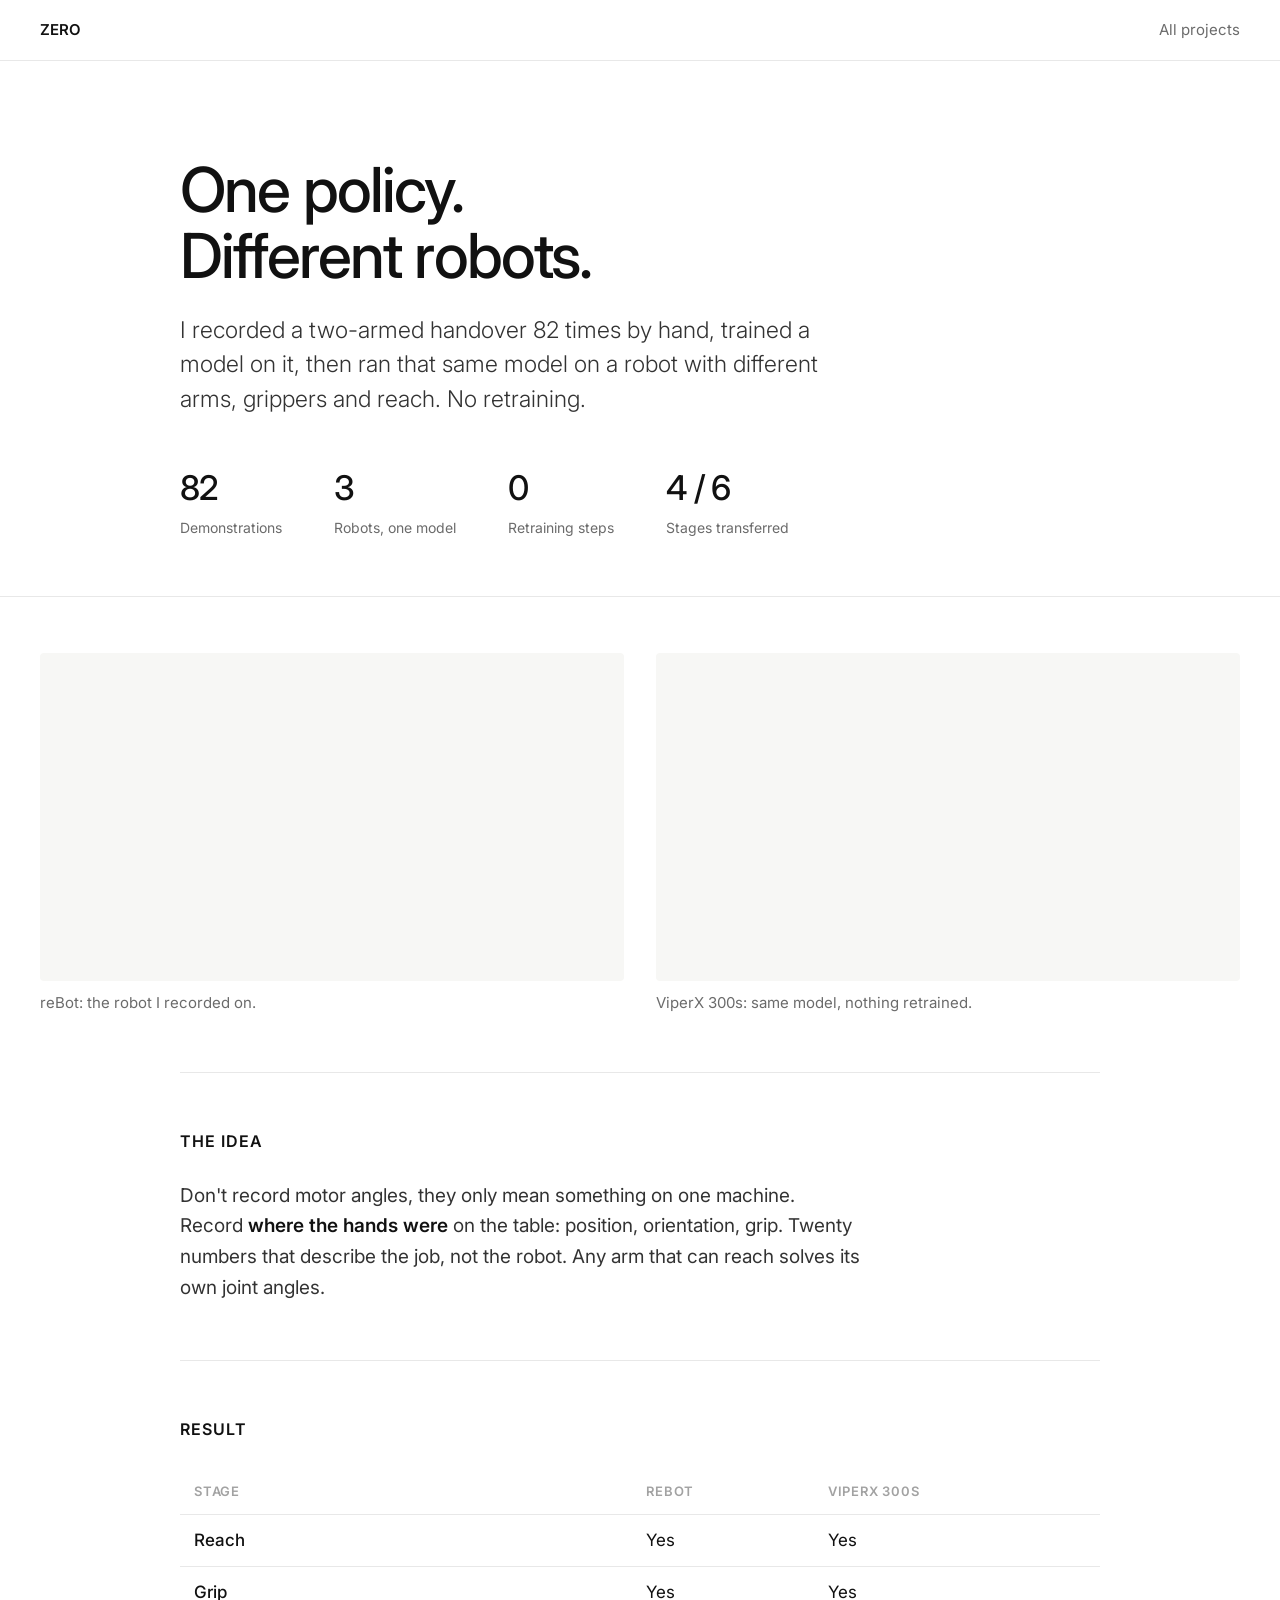
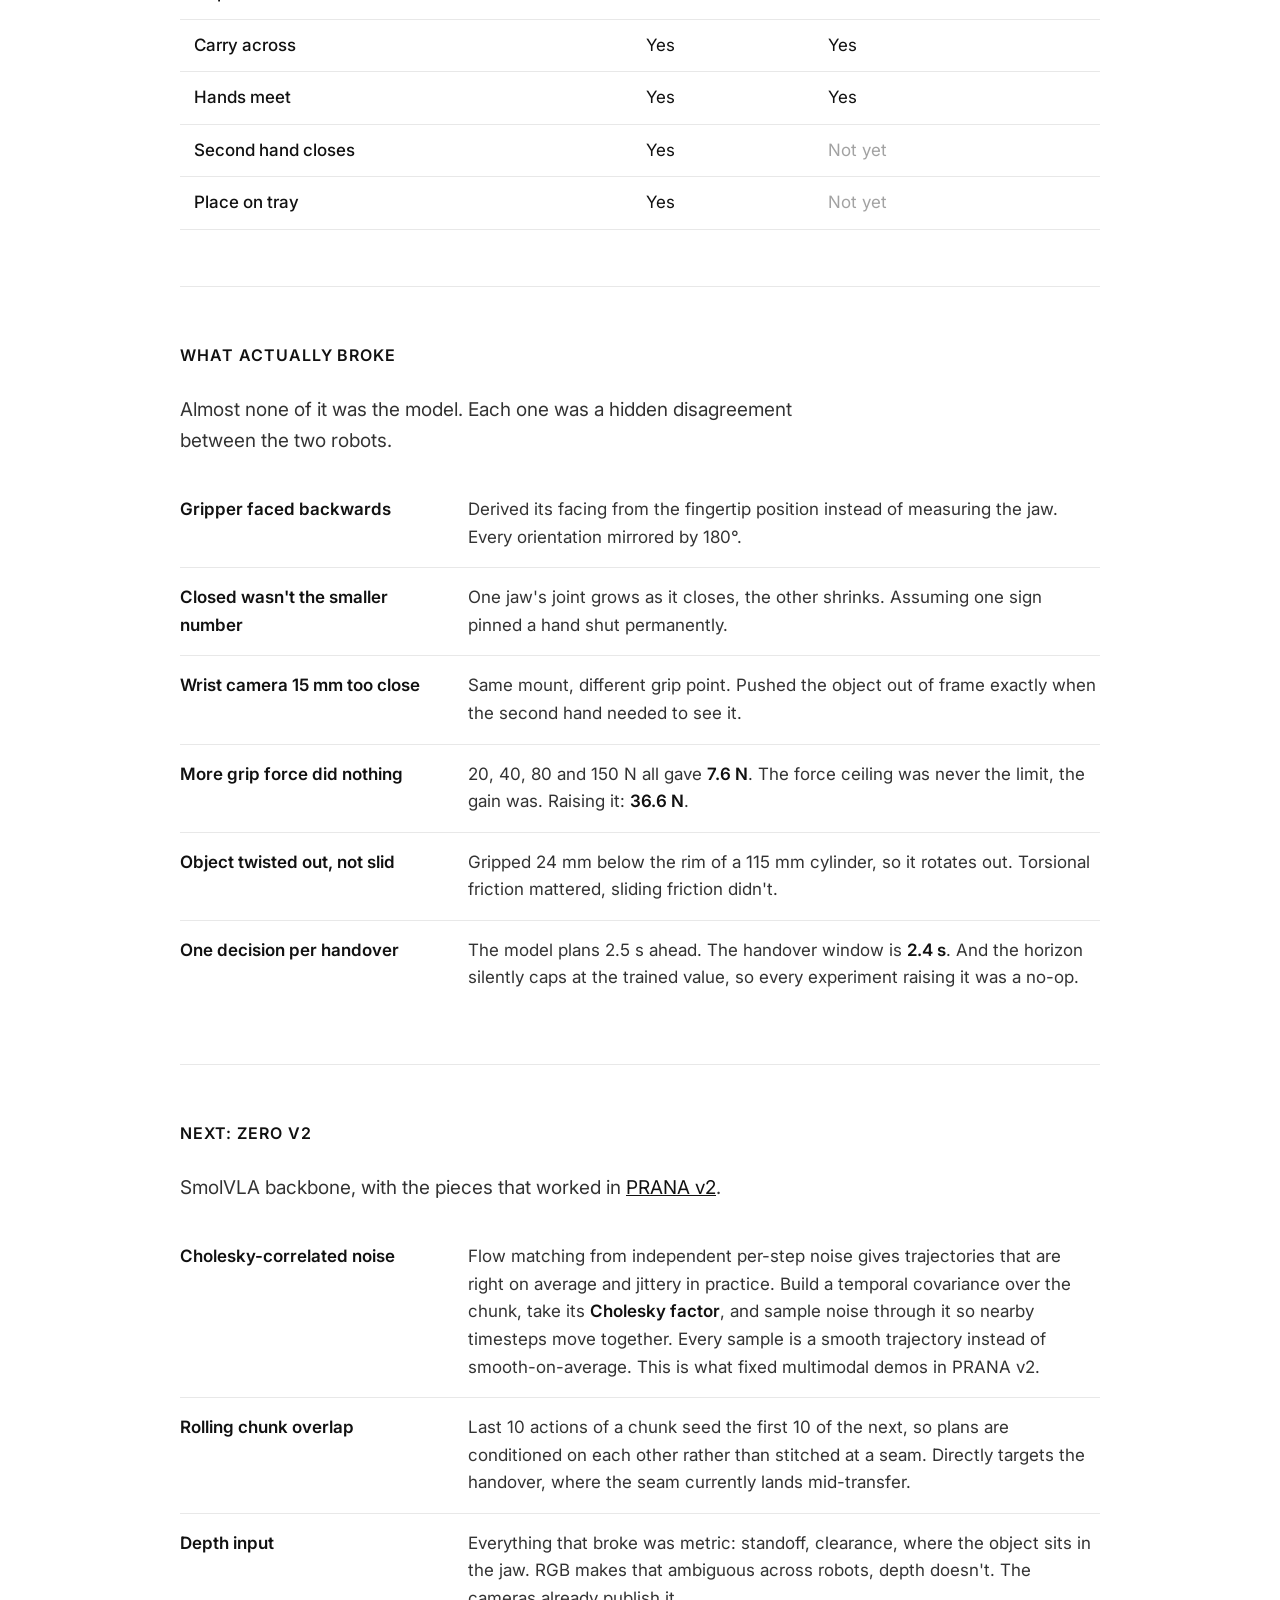
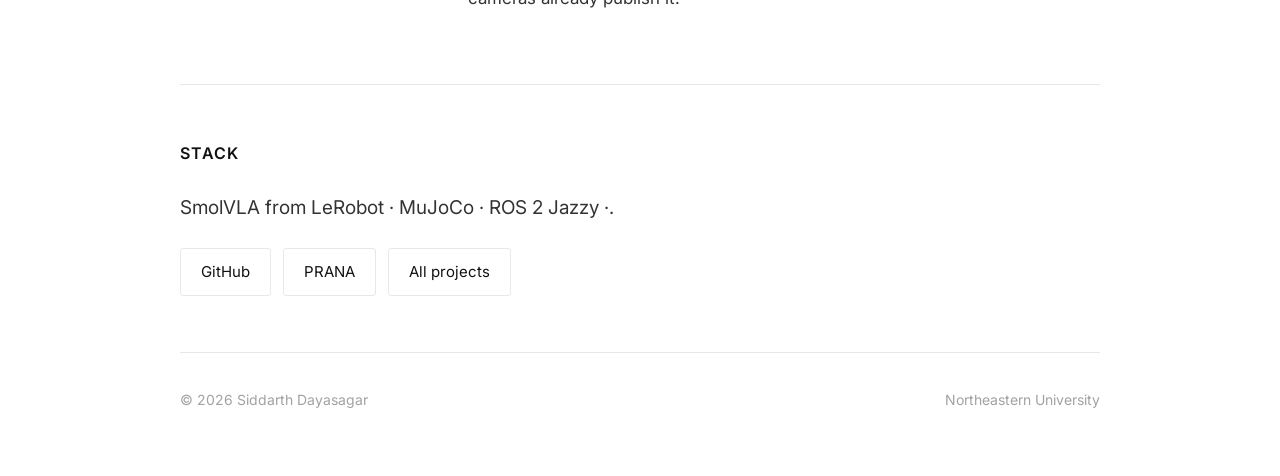
<file: projects/ZERO.html>
<!DOCTYPE html>
<html lang="en">
<head>
<!-- Google tag (gtag.js) -->
<script async src="https://www.googletagmanager.com/gtag/js?id=G-Z48W53MRV3"></script>
<script>
  window.dataLayer = window.dataLayer || [];
  function gtag(){dataLayer.push(arguments);}
  gtag('js', new Date());

  gtag('config', 'G-Z48W53MRV3');
</script>

<meta charset="UTF-8"/>
<meta name="viewport" content="width=device-width, initial-scale=1.0"/>
<title>ZERO: one policy, different robots</title>
<link href="https://fonts.googleapis.com/css2?family=Inter:wght@300;400;500;600&display=swap" rel="stylesheet"/>
<style>
  *, *::before, *::after { box-sizing: border-box; margin: 0; padding: 0; }
  :root {
    --bg:#fff; --ink:#111; --body:#333; --muted:#6b6b6b; --faint:#a2a2a2;
    --rule:#e8e8e8; --wash:#f7f7f5;
  }
  html { scroll-behavior:smooth; -webkit-font-smoothing:antialiased; }
  body {
    background:var(--bg); color:var(--body);
    font-family:'Inter',-apple-system,BlinkMacSystemFont,sans-serif;
    font-size:19px; font-weight:400; line-height:1.62;
  }
  a { color:inherit; }
  iframe { display:block; }

  nav {
    position:sticky; top:0; z-index:50; display:flex; align-items:center;
    justify-content:space-between; padding:18px 40px;
    background:rgba(255,255,255,0.93); backdrop-filter:blur(12px);
    border-bottom:1px solid var(--rule);
  }
  .brand { font-size:15px; font-weight:600; color:var(--ink); }
  nav a { font-size:15px; color:var(--muted); text-decoration:none; }
  nav a:hover { color:var(--ink); }

  .wrap { max-width:1000px; margin:0 auto; padding:0 40px; }

  header { padding:96px 0 56px; }
  h1 {
    font-size:62px; line-height:1.06; font-weight:500;
    letter-spacing:-0.03em; color:var(--ink); margin-bottom:24px;
  }
  .lede { font-size:23px; line-height:1.5; font-weight:300; max-width:680px; }

  .facts { display:flex; flex-wrap:wrap; gap:52px; margin-top:44px; }
  .fact-n { font-size:34px; font-weight:500; color:var(--ink); letter-spacing:-0.02em; }
  .fact-l { font-size:14px; color:var(--muted); margin-top:2px; }

  section { padding:56px 0; border-top:1px solid var(--rule); }
  h2 {
    font-size:16px; font-weight:600; color:var(--ink);
    letter-spacing:0.06em; text-transform:uppercase; margin-bottom:26px;
  }
  p { max-width:680px; margin-bottom:16px; }
  p:last-child { margin-bottom:0; }
  strong { font-weight:600; color:var(--ink); }

  /* full-width break-out: the players are the first thing anyone looks at, so give them room */
  .bleed { width:100vw; margin-left:calc(50% - 50vw); padding:56px 0; }
  .bleed-inner { max-width:1500px; margin:0 auto; padding:0 40px; }
  .video-grid { display:grid; grid-template-columns:1fr 1fr; gap:32px; }
  .vid { position:relative; padding-bottom:56.25%; background:var(--wash); border-radius:4px; overflow:hidden; }
  .vid iframe { position:absolute; inset:0; width:100%; height:100%; border:none; }
  .cap { font-size:15px; color:var(--muted); margin-top:10px; }

  table { border-collapse:collapse; width:100%; font-size:17px; }
  th, td { text-align:left; padding:12px 14px; border-bottom:1px solid var(--rule); vertical-align:top; }
  th { font-size:13px; font-weight:600; color:var(--faint); letter-spacing:0.06em; text-transform:uppercase; }
  td.k { color:var(--ink); font-weight:500; white-space:nowrap; }
  .yes { color:var(--ink); }
  .no { color:var(--faint); }

  .rows { display:flex; flex-direction:column; }
  .row { display:grid; grid-template-columns:260px 1fr; gap:28px; padding:16px 0; border-bottom:1px solid var(--rule); }
  .row:last-child { border-bottom:none; }
  .row-k { font-weight:600; color:var(--ink); font-size:17px; }
  .row-v { font-size:17px; color:var(--body); }

  .links { display:flex; gap:12px; flex-wrap:wrap; }
  .btn { font-size:15px; padding:11px 20px; border:1px solid var(--rule); border-radius:3px; color:var(--ink); text-decoration:none; }
  .btn:hover { border-color:var(--ink); }

  footer { padding:36px 0 64px; border-top:1px solid var(--rule); font-size:14px; color:var(--faint); display:flex; justify-content:space-between; flex-wrap:wrap; gap:10px; }

  @media (max-width:780px) {
    h1 { font-size:40px; }
    .lede { font-size:19px; }
    .bleed-inner { padding:0 22px; }
    .row-k, .row-v, table { font-size:16px; }
    .video-grid { grid-template-columns:1fr; }
    .row { grid-template-columns:1fr; gap:4px; }
    .wrap { padding:0 22px; }
    nav { padding:14px 22px; }
    .facts { gap:32px; }
  }
</style>
</head>
<body>

<nav>
  <span class="brand">ZERO</span>
  <a href="../index.html">All projects</a>
</nav>

<div class="wrap">

<header>
  <h1>One policy.<br/>Different robots.</h1>
  <p class="lede">
    I recorded a two-armed handover 82 times by hand, trained a model on it, then ran that same model on
    a robot with different arms, grippers and reach. No retraining.
  </p>
  <div class="facts">
    <div><div class="fact-n">82</div><div class="fact-l">Demonstrations</div></div>
    <div><div class="fact-n">3</div><div class="fact-l">Robots, one model</div></div>
    <div><div class="fact-n">0</div><div class="fact-l">Retraining steps</div></div>
    <div><div class="fact-n">4 / 6</div><div class="fact-l">Stages transferred</div></div>
  </div>
</header>

<section class="bleed">
  <div class="bleed-inner">
  <div class="video-grid">
    <div>
      <div class="vid">
        <iframe src="https://www.youtube.com/embed/FpKpFlR_5qM?autoplay=1&mute=1&loop=1&playsinline=1&rel=0&modestbranding=1&playlist=FpKpFlR_5qM"
          title="reBot rollout" frameborder="0"
          allow="accelerometer; autoplay; clipboard-write; encrypted-media; gyroscope; picture-in-picture; web-share"
          referrerpolicy="strict-origin-when-cross-origin" allowfullscreen></iframe>
      </div>
      <div class="cap">reBot: the robot I recorded on.</div>
    </div>
    <div>
      <div class="vid">
        <iframe src="https://www.youtube.com/embed/lUAk3kDJyCo?autoplay=1&mute=1&loop=1&playsinline=1&rel=0&modestbranding=1&playlist=lUAk3kDJyCo"
          title="ViperX 300s rollout" frameborder="0"
          allow="accelerometer; autoplay; clipboard-write; encrypted-media; gyroscope; picture-in-picture; web-share"
          referrerpolicy="strict-origin-when-cross-origin" allowfullscreen></iframe>
      </div>
      <div class="cap">ViperX 300s: same model, nothing retrained.</div>
    </div>
  </div>
  </div>
</section>

<section>
  <h2>The idea</h2>
  <p>
    Don't record motor angles, they only mean something on one machine. Record
    <strong>where the hands were</strong> on the table: position, orientation, grip. Twenty numbers that
    describe the job, not the robot. Any arm that can reach solves its own joint angles.
  </p>
</section>

<section>
  <h2>Result</h2>
  <table>
    <tr><th>Stage</th><th>reBot</th><th>ViperX 300s</th></tr>
    <tr><td class="k">Reach</td><td class="yes">Yes</td><td class="yes">Yes</td></tr>
    <tr><td class="k">Grip</td><td class="yes">Yes</td><td class="yes">Yes</td></tr>
    <tr><td class="k">Carry across</td><td class="yes">Yes</td><td class="yes">Yes</td></tr>
    <tr><td class="k">Hands meet</td><td class="yes">Yes</td><td class="yes">Yes</td></tr>
    <tr><td class="k">Second hand closes</td><td class="yes">Yes</td><td class="no">Not yet</td></tr>
    <tr><td class="k">Place on tray</td><td class="yes">Yes</td><td class="no">Not yet</td></tr>
  </table>
</section>

<section>
  <h2>What actually broke</h2>
  <p style="margin-bottom:24px">Almost none of it was the model. Each one was a hidden disagreement between the two robots.</p>
  <div class="rows">
    <div class="row">
      <div class="row-k">Gripper faced backwards</div>
      <div class="row-v">Derived its facing from the fingertip position instead of measuring the jaw. Every orientation mirrored by 180&deg;.</div>
    </div>
    <div class="row">
      <div class="row-k">Closed wasn't the smaller number</div>
      <div class="row-v">One jaw's joint grows as it closes, the other shrinks. Assuming one sign pinned a hand shut permanently.</div>
    </div>
    <div class="row">
      <div class="row-k">Wrist camera 15 mm too close</div>
      <div class="row-v">Same mount, different grip point. Pushed the object out of frame exactly when the second hand needed to see it.</div>
    </div>
    <div class="row">
      <div class="row-k">More grip force did nothing</div>
      <div class="row-v">20, 40, 80 and 150 N all gave <strong>7.6 N</strong>. The force ceiling was never the limit, the gain was. Raising it: <strong>36.6 N</strong>.</div>
    </div>
    <div class="row">
      <div class="row-k">Object twisted out, not slid</div>
      <div class="row-v">Gripped 24 mm below the rim of a 115 mm cylinder, so it rotates out. Torsional friction mattered, sliding friction didn't.</div>
    </div>
    <div class="row">
      <div class="row-k">One decision per handover</div>
      <div class="row-v">The model plans 2.5 s ahead. The handover window is <strong>2.4 s</strong>. And the horizon silently caps at the trained value, so every experiment raising it was a no-op.</div>
    </div>
  </div>
</section>

<section>
  <h2>Next: ZERO v2</h2>
  <p style="margin-bottom:24px">SmolVLA backbone, with the pieces that worked in <a href="prana.html" style="color:var(--ink)">PRANA v2</a>.</p>
  <div class="rows">
    <div class="row">
      <div class="row-k">Cholesky-correlated noise</div>
      <div class="row-v">
        Flow matching from independent per-step noise gives trajectories that are right on average and
        jittery in practice. Build a temporal covariance over the chunk, take its <strong>Cholesky
        factor</strong>, and sample noise through it so nearby timesteps move together. Every sample is a
        smooth trajectory instead of smooth-on-average. This is what fixed multimodal demos in PRANA v2.
      </div>
    </div>
    <div class="row">
      <div class="row-k">Rolling chunk overlap</div>
      <div class="row-v">
        Last 10 actions of a chunk seed the first 10 of the next, so plans are conditioned on each other
        rather than stitched at a seam. Directly targets the handover, where the seam currently lands
        mid-transfer.
      </div>
    </div>
    <div class="row">
      <div class="row-k">Depth input</div>
      <div class="row-v">
        Everything that broke was metric: standoff, clearance, where the object sits in the jaw. RGB makes
        that ambiguous across robots, depth doesn't. The cameras already publish it.
      </div>
    </div>
  </div>
</section>

<section>
  <h2>Stack</h2>
  <p style="margin-bottom:24px">
    SmolVLA from LeRobot &middot; MuJoCo &middot; ROS 2 Jazzy &middot;.
  </p>
  <div class="links">
    <a class="btn" href="https://github.com/siddarth09" target="_blank">GitHub</a>
    <a class="btn" href="prana.html">PRANA</a>
    <a class="btn" href="../index.html">All projects</a>
  </div>
</section>

<footer>
  <span>&copy; 2026 Siddarth Dayasagar</span>
  <span>Northeastern University</span>
</footer>

</div>
</body>
</html>
</file>
